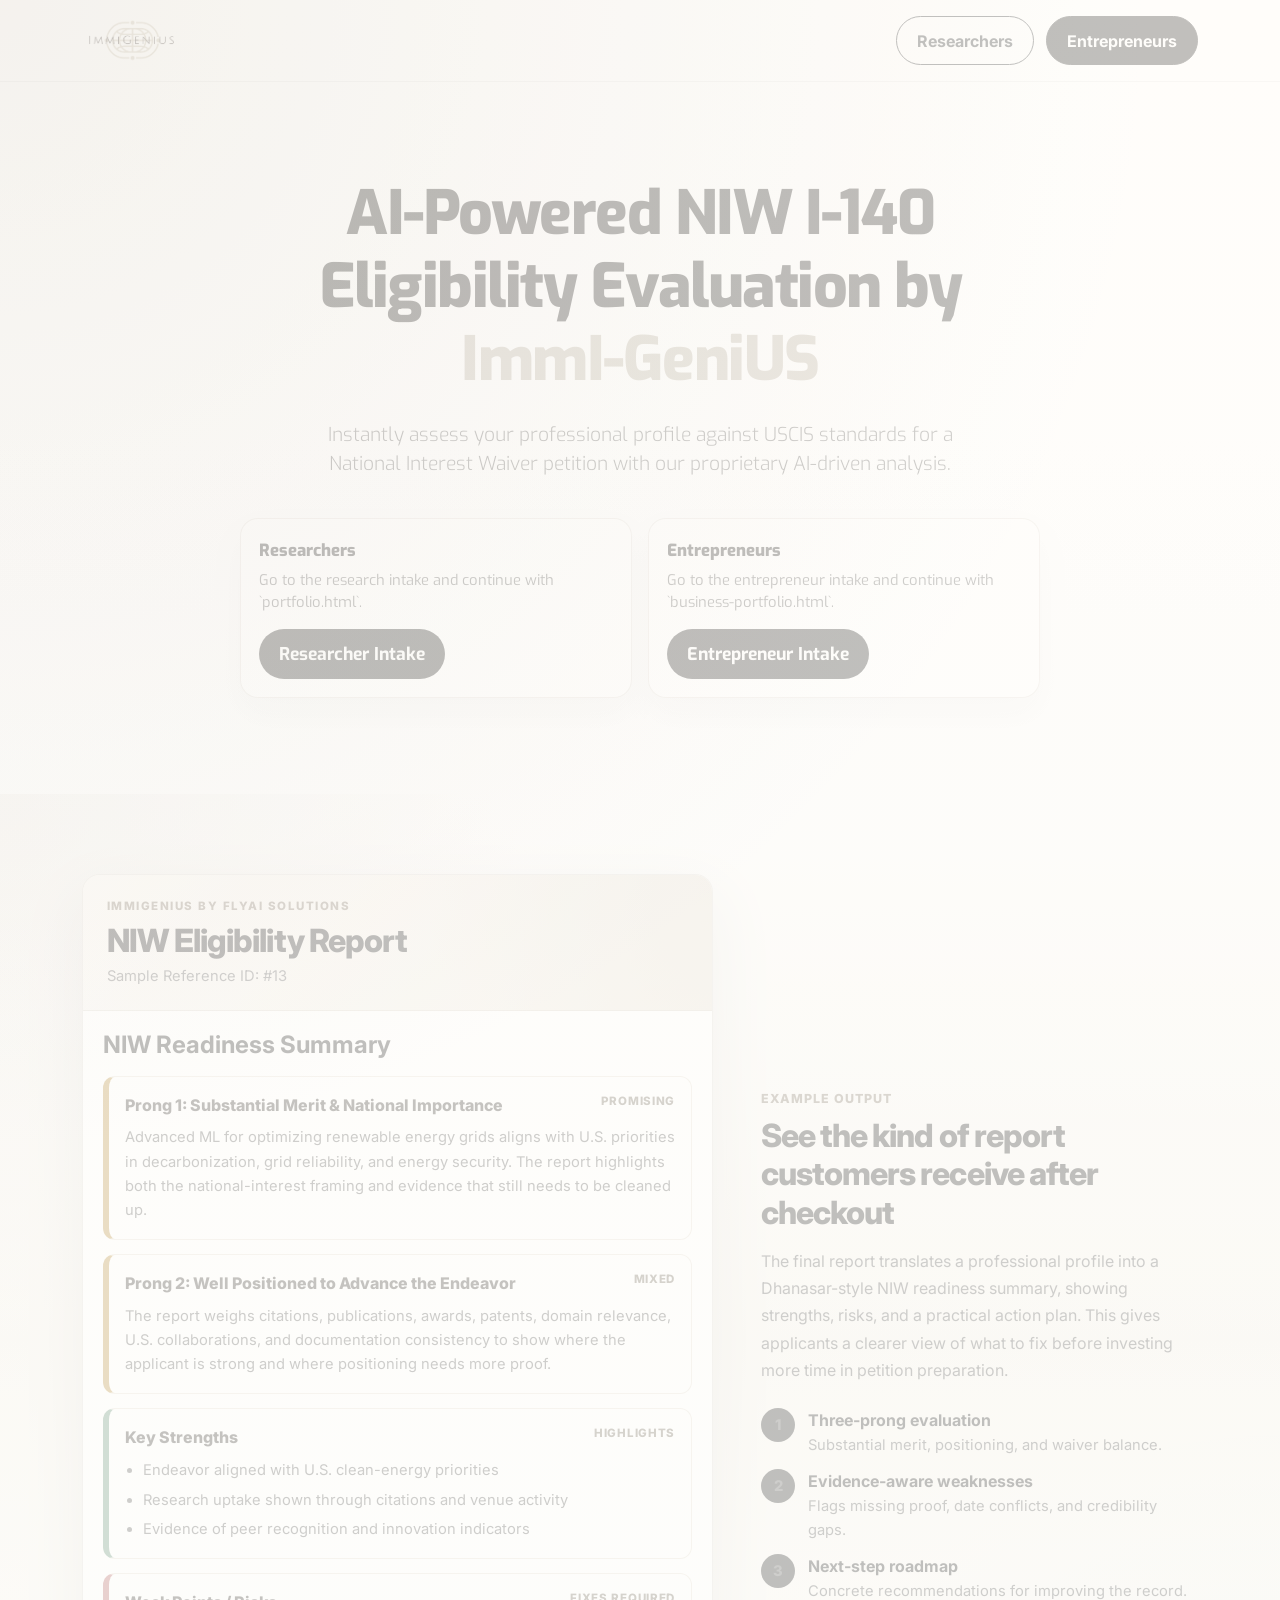
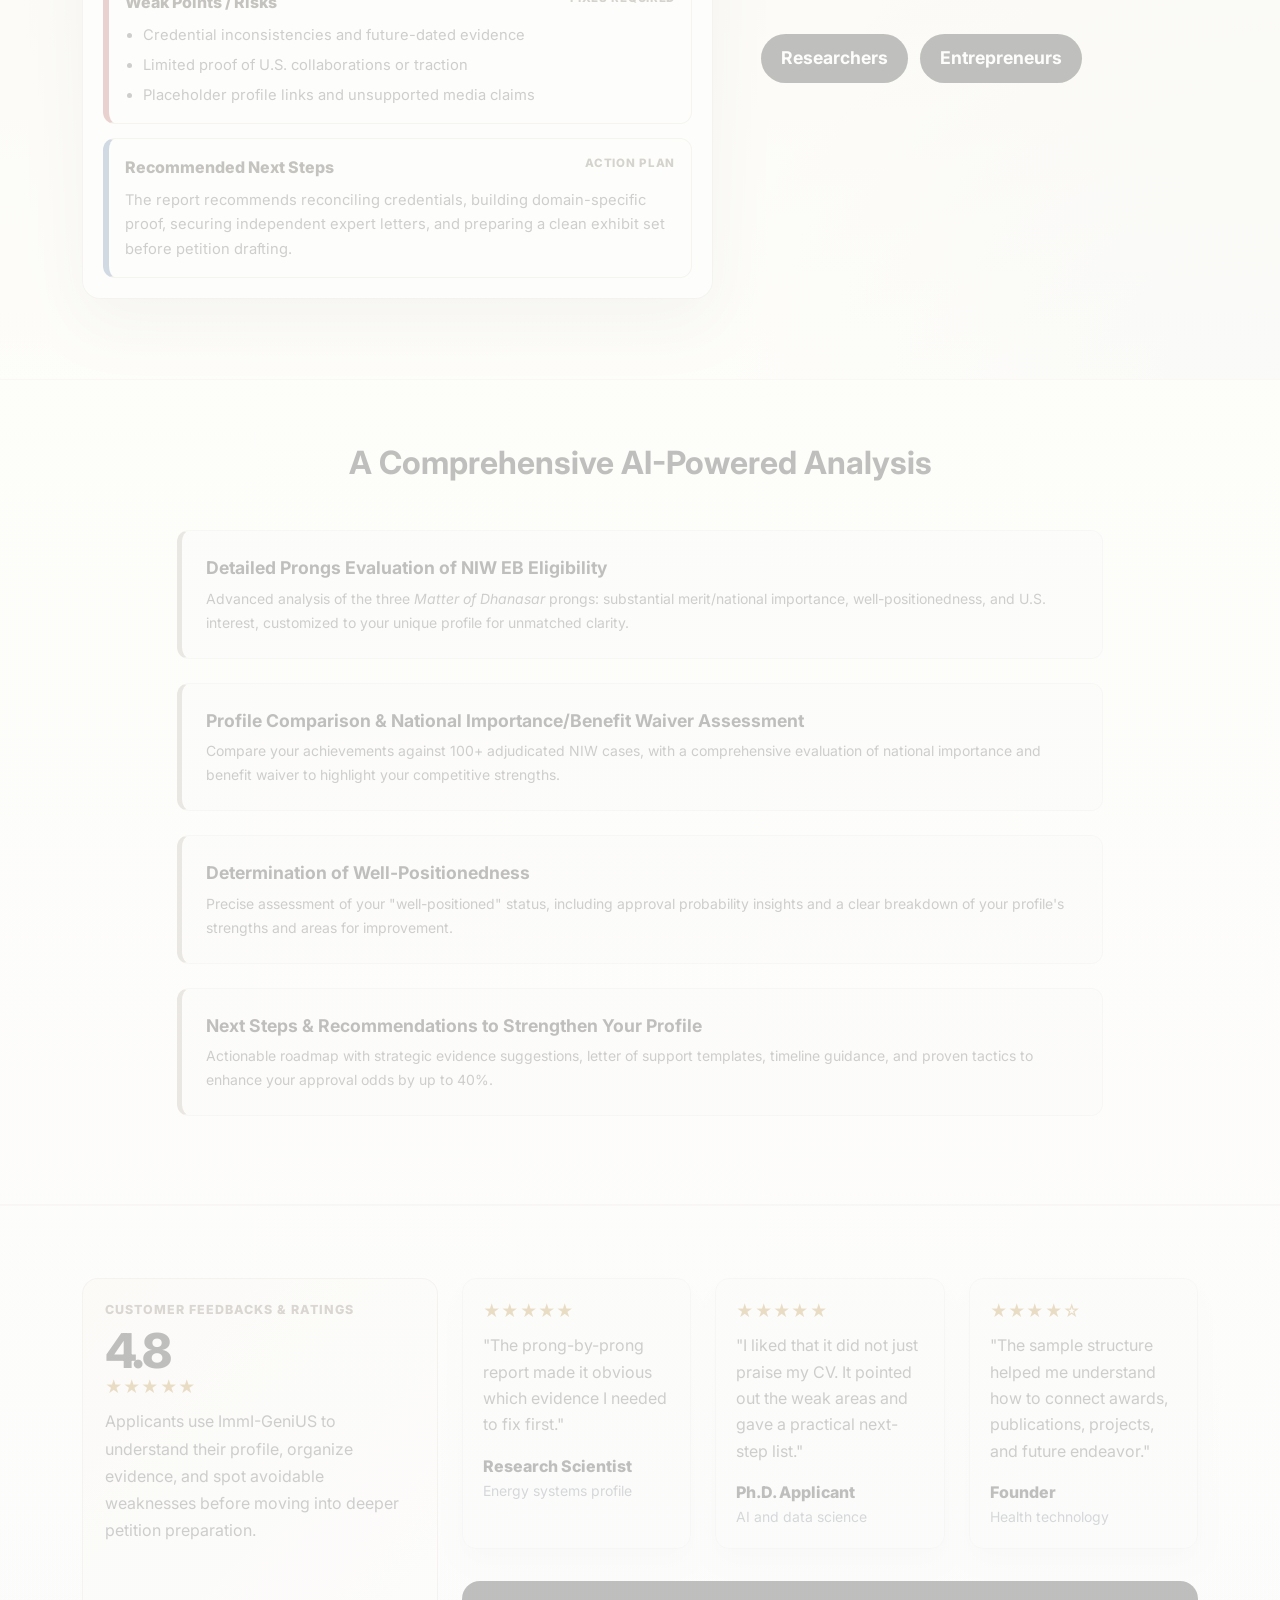
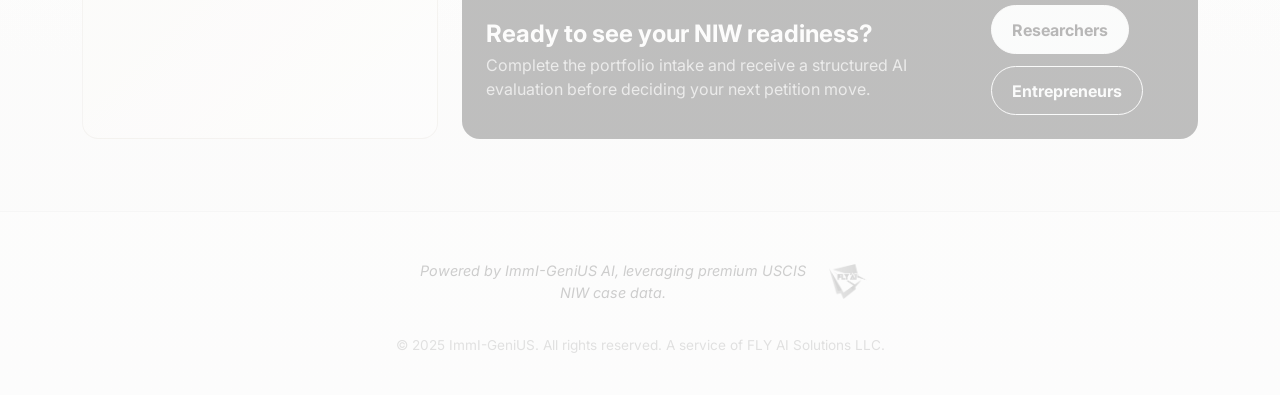
<file: index.html>
<!DOCTYPE html>
<html lang="en">
  <head>
    <meta charset="UTF-8" />
    <meta http-equiv="refresh" content="0; url=pages/landing/index.html" />
    <title>ImmI-GeniUS Frontend</title>
  </head>
  <body>
    <p>
      Redirecting to
      <a href="pages/landing/index.html">the landing page</a>.
    </p>
  </body>
</html>
</file>
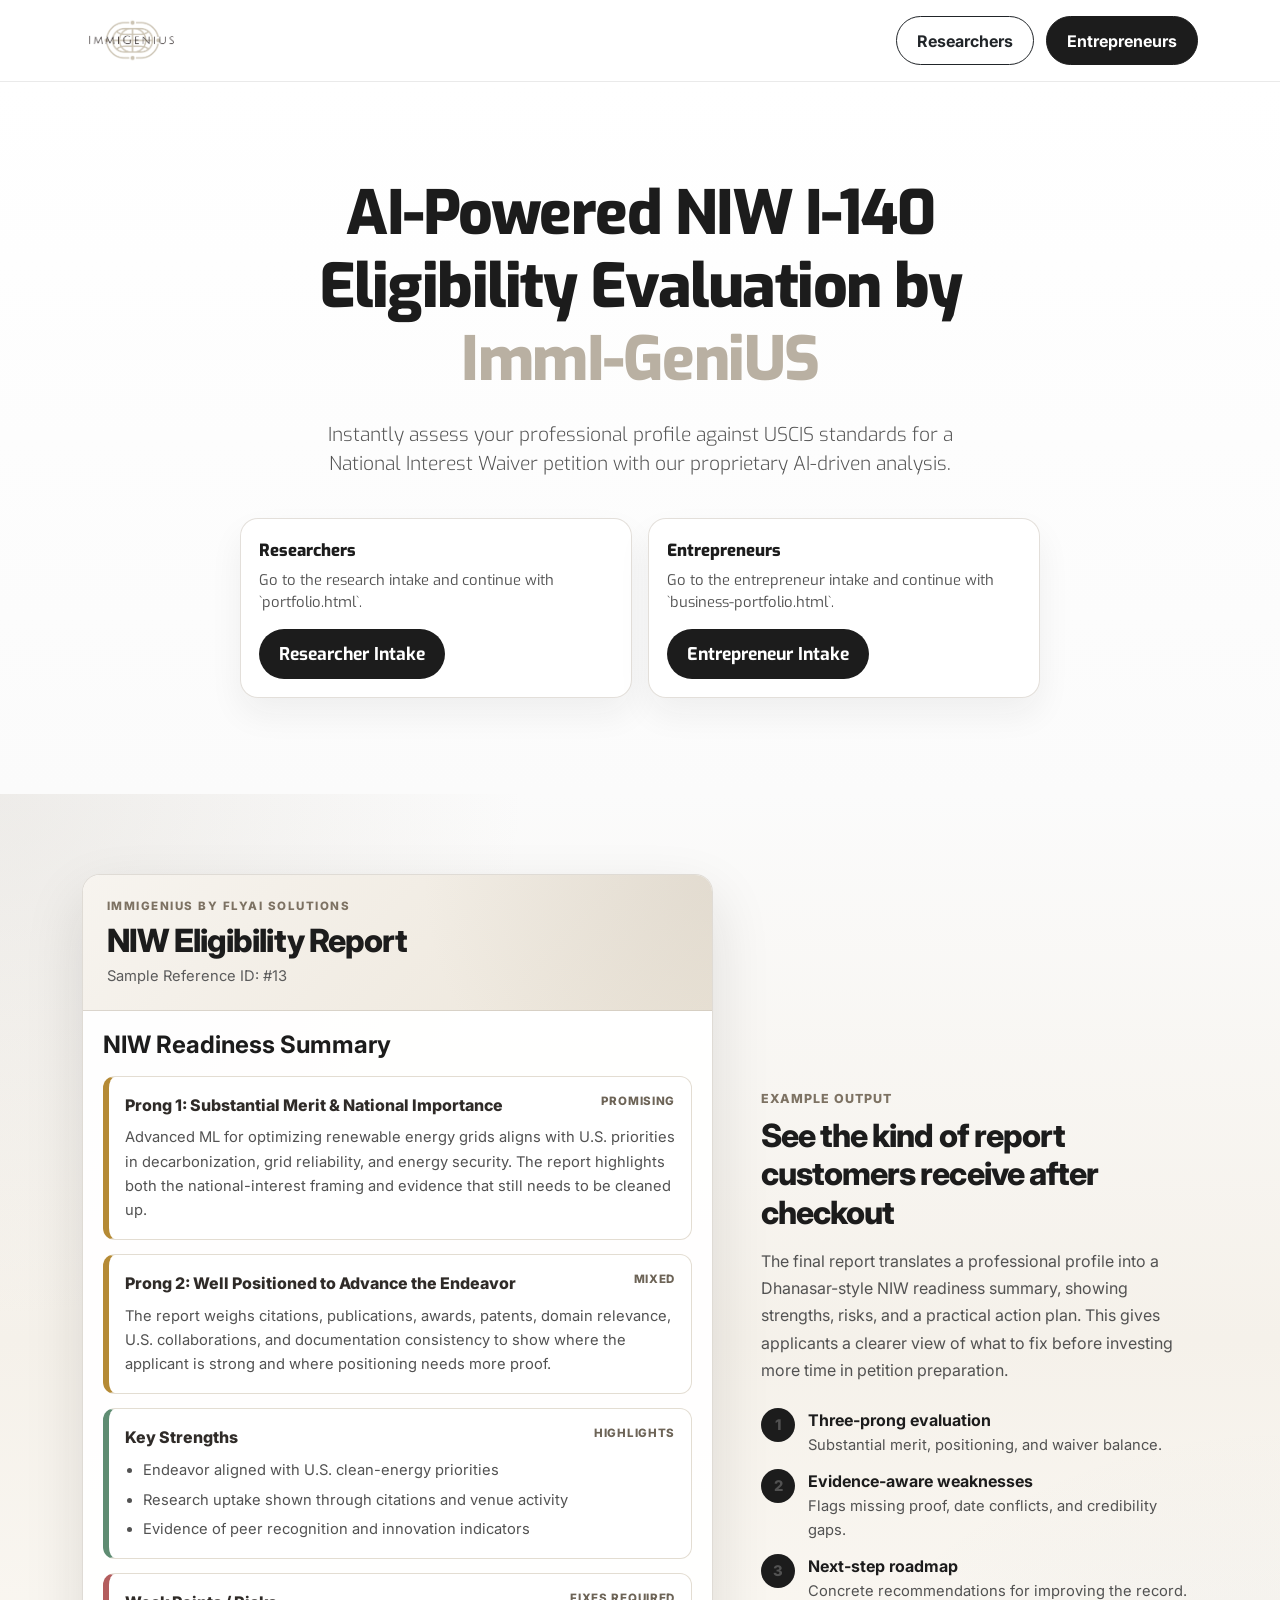
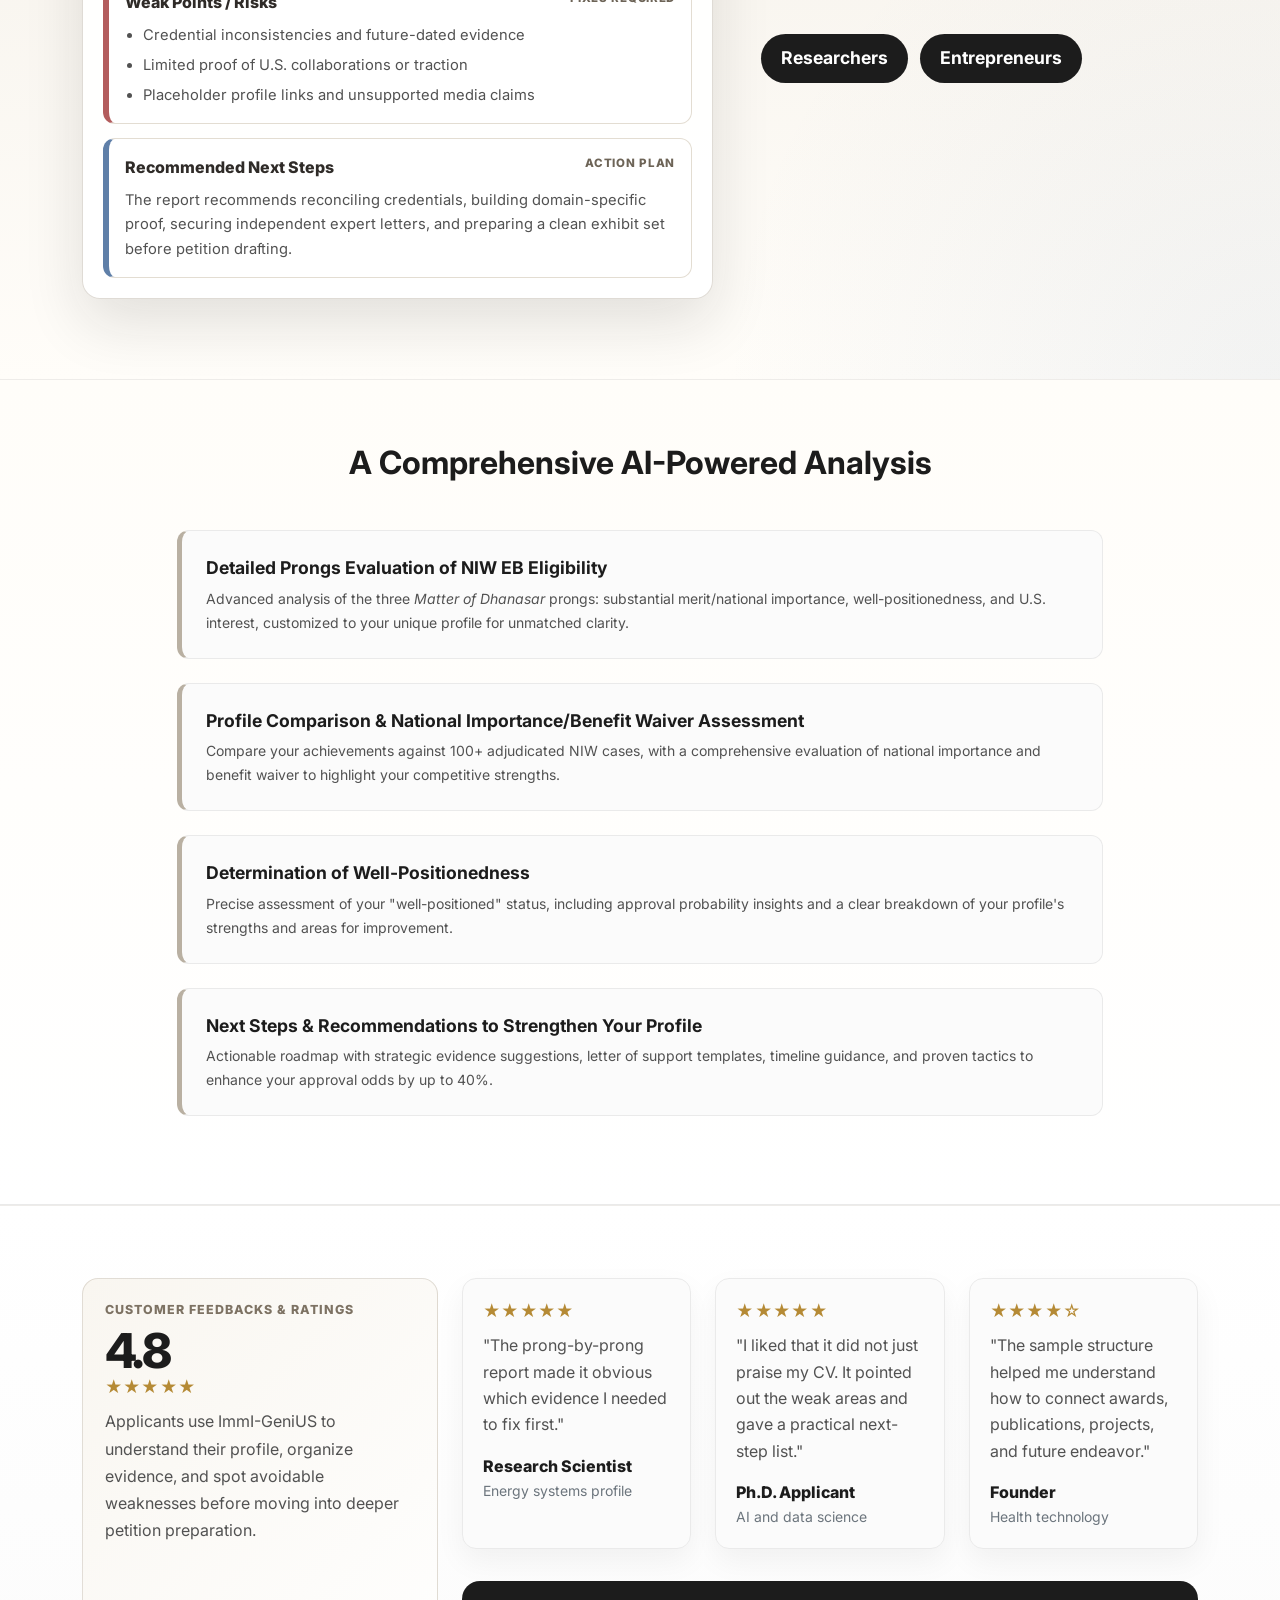
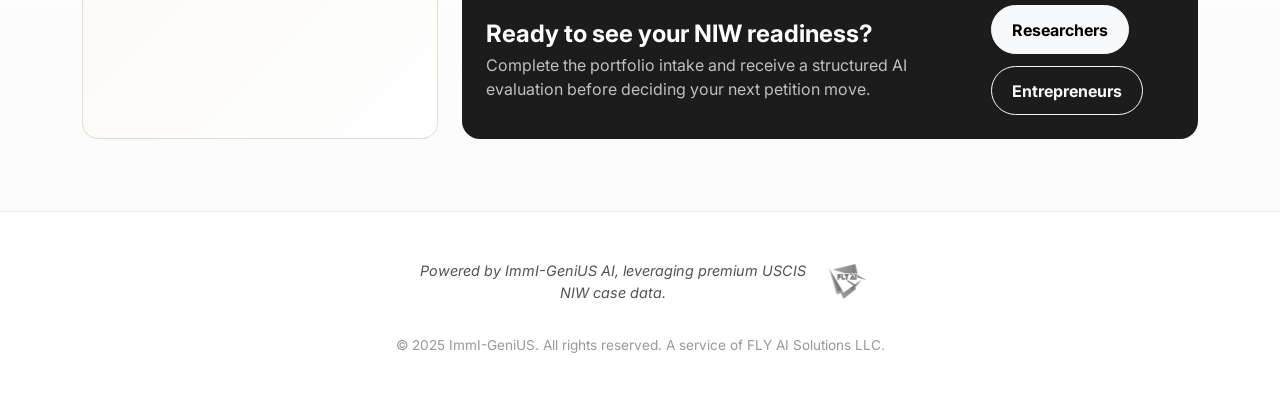
<file: pages/landing/index.html>
<!DOCTYPE html>
<html lang="en">
  <head>
    <meta charset="UTF-8" />
    <meta name="viewport" content="width=device-width, initial-scale=1.0" />
    <title>ImmI-GeniUS | AI NIW I-140 Eligibility Evaluator</title>

    <link rel="preconnect" href="https://fonts.googleapis.com" />
    <link rel="preconnect" href="https://fonts.gstatic.com" crossorigin />
    <link
      href="https://fonts.googleapis.com/css2?family=Exo:wght@400;500;600;700;800&family=Inter:wght@400;500;600;700;800&display=swap"
      rel="stylesheet"
    />

    <link
      href="https://cdn.jsdelivr.net/npm/bootstrap@5.3.0/dist/css/bootstrap.min.css"
      rel="stylesheet"
    />
    <link rel="stylesheet" href="../../assets/css/theme.css" />

    <style>
      :root {
        /* Color Palette from Immigenius Logo */
        --primary-taupe: #b9b0a2; /* Muted, sophisticated beige/taupe for accents */
        --dark-charcoal: #1c1c1c; /* Deep charcoal for text and dark elements */
        --text-secondary: #525252; /* Softer gray for paragraphs */
        --background-light: #fbfbfb; /* Very light, clean background */
        --border-color: #eaeaea; /* Subtle border color */
        --surface-warm: #f8f4ee;
        --accent-blue: #5f7fa8;
        --accent-green: #5f8c72;
        --accent-amber: #b58a35;
        --accent-red: #b35d5d;
      }

      body {
        font-family: "Inter", sans-serif;
        background-color: var(--background-light);
        color: var(--dark-charcoal);
        opacity: 0;
        animation: fadeIn 1.2s ease-in-out forwards;
      }

      @keyframes fadeIn {
        from {
          opacity: 0;
        }
        to {
          opacity: 1;
        }
      }

      /* Header */
      .header-nav {
        background-color: white;
        padding: 1rem 0;
        border-bottom: 1px solid var(--border-color);
      }

      .navbar-brand img {
        max-height: 45px; /* Adjust logo size */
      }

      .btn-header {
        background-color: var(--primary-taupe);
        color: white;
        border-radius: 8px;
        font-weight: 500;
        padding: 0.6rem 1.2rem;
        transition: background-color 0.3s ease, transform 0.2s ease;
      }

      .btn-header:hover {
        background-color: #a39a8e; /* Darker shade of taupe */
        color: white;
        transform: translateY(-2px);
      }

      /* Hero Section */
      .hero-section {
        font-family: "Exo", "Inter", sans-serif;
        padding: 6rem 1rem;
        text-align: center;
        background: linear-gradient(180deg, #ffffff 0%, #fbfbfb 100%);
      }

      .hero-content {
        max-width: 800px;
        margin: auto;
      }

      .ai-name {
        color: var(--primary-taupe);
        font-weight: 800;
      }

      .hero-content h1 {
        font-weight: 800;
        font-size: clamp(2.5rem, 5vw, 3.8rem);
        color: var(--dark-charcoal);
        margin-bottom: 1.5rem;
        letter-spacing: -1.5px;
      }

      .hero-content p.lead {
        font-size: 1.2rem;
        color: var(--text-secondary);
        max-width: 650px;
        margin: 0 auto 2.5rem;
      }

      .btn-hero {
        background-color: var(--dark-charcoal);
        color: white;
        border: none;
        border-radius: 8px;
        font-size: 1.1rem;
        font-weight: 600;
        padding: 0.9rem 2.5rem;
        transition: background-color 0.3s ease, transform 0.2s ease,
          box-shadow 0.3s ease;
      }

      .btn-hero:hover {
        background-color: #333;
        transform: translateY(-3px);
        box-shadow: 0 10px 20px rgba(0, 0, 0, 0.1);
      }

      /* Features Section */
      .features-section {
        padding: 4rem 1rem;
        background: linear-gradient(180deg, #fffdf9 0%, #ffffff 100%);
        border-top: 1px solid rgba(185, 176, 162, 0.24);
        border-bottom: 1px solid var(--border-color);
      }

      .features-section h2 {
        font-weight: 700;
        text-align: center;
        margin-bottom: 3rem;
      }

      .feature-item {
        background-color: var(--background-light);
        padding: 1.5rem;
        border-radius: 12px;
        border: 1px solid var(--border-color);
        border-left: 5px solid var(--primary-taupe);
        margin-bottom: 1.5rem;
        transition: transform 0.2s ease, box-shadow 0.2s ease;
      }
      .feature-item:hover {
        transform: translateY(-5px);
        box-shadow: 0 15px 30px rgba(0, 0, 0, 0.05);
      }

      .feature-item strong {
        color: var(--dark-charcoal);
        font-size: 1.1rem;
      }
      .feature-item small {
        color: var(--text-secondary);
      }

      .demo-report-section {
        padding: 5rem 1rem;
        background:
          radial-gradient(circle at top left, rgba(185, 176, 162, 0.2), transparent 30%),
          radial-gradient(circle at bottom right, rgba(95, 127, 168, 0.08), transparent 32%),
          linear-gradient(180deg, #fbfbfb 0%, #f5f1ea 46%, #fffdf9 100%);
      }

      .section-kicker {
        color: #7d7263;
        font-weight: 800;
        text-transform: uppercase;
        letter-spacing: 0.08em;
        font-size: 0.78rem;
      }

      .section-title {
        font-weight: 800;
        letter-spacing: -0.03em;
        color: var(--dark-charcoal);
      }

      .section-copy {
        color: var(--text-secondary);
        line-height: 1.7;
      }

      .report-preview-shell {
        border: 1px solid rgba(185, 176, 162, 0.45);
        border-radius: 18px;
        background: rgba(255, 255, 255, 0.92);
        box-shadow: 0 24px 60px rgba(28, 28, 28, 0.12);
        overflow: hidden;
      }

      .report-preview-header {
        position: relative;
        padding: 1.4rem 1.5rem;
        background: linear-gradient(135deg, #f7f4ef 0%, #ece5d9 100%);
        border-bottom: 1px solid rgba(185, 176, 162, 0.45);
      }

      .report-preview-header::before {
        content: "";
        position: absolute;
        inset: 0;
        background: radial-gradient(circle at top right, rgba(185, 176, 162, 0.22), transparent 45%);
      }

      .report-preview-eyebrow,
      .report-preview-title,
      .report-preview-meta {
        position: relative;
        z-index: 1;
      }

      .report-preview-eyebrow {
        color: #7d7263;
        font-size: 0.72rem;
        font-weight: 800;
        letter-spacing: 0.13em;
        text-transform: uppercase;
      }

      .report-preview-title {
        margin: 0.45rem 0 0.3rem;
        font-size: clamp(1.5rem, 3vw, 2rem);
        font-weight: 800;
        letter-spacing: -0.03em;
      }

      .report-preview-meta {
        color: #5b5b5b;
        font-size: 0.92rem;
      }

      .report-preview-body {
        padding: 1.25rem;
      }

      .preview-pathway {
        border: 1px solid #e3ddd2;
        border-left: 6px solid #7d7263;
        border-radius: 12px;
        padding: 1rem;
        margin-bottom: 0.9rem;
        background: #ffffff;
      }

      .preview-pathway:last-child {
        margin-bottom: 0;
      }

      .preview-pathway-head {
        display: flex;
        justify-content: space-between;
        gap: 1rem;
        align-items: flex-start;
        margin-bottom: 0.55rem;
      }

      .preview-pathway-label {
        font-weight: 800;
        color: #2f2b28;
      }

      .preview-pathway-status {
        color: #6d6457;
        font-size: 0.72rem;
        font-weight: 800;
        text-transform: uppercase;
        letter-spacing: 0.06em;
        white-space: nowrap;
      }

      .preview-pathway p,
      .preview-pathway ul {
        color: var(--text-secondary);
        margin-bottom: 0;
        font-size: 0.92rem;
        line-height: 1.65;
      }

      .preview-pathway ul {
        padding-left: 1.1rem;
      }

      .preview-pathway li + li {
        margin-top: 0.35rem;
      }

      .preview-amber {
        border-left-color: var(--accent-amber);
      }

      .preview-green {
        border-left-color: var(--accent-green);
      }

      .preview-red {
        border-left-color: var(--accent-red);
      }

      .preview-blue {
        border-left-color: var(--accent-blue);
      }

      .report-proof-list {
        display: grid;
        gap: 0.8rem;
        margin: 1.5rem 0 2rem;
      }

      .report-proof-item {
        display: flex;
        gap: 0.8rem;
        align-items: flex-start;
      }

      .report-proof-icon {
        width: 34px;
        height: 34px;
        border-radius: 50%;
        display: inline-flex;
        align-items: center;
        justify-content: center;
        flex: 0 0 34px;
        background: var(--dark-charcoal);
        color: #fff;
        font-size: 0.82rem;
        font-weight: 800;
      }

      .report-proof-item strong {
        display: block;
        color: var(--dark-charcoal);
      }

      .report-proof-item span {
        color: var(--text-secondary);
        font-size: 0.92rem;
      }

      .feedback-section {
        padding: 4.5rem 1rem;
        background: linear-gradient(180deg, #ffffff 0%, #fbfbfb 100%);
        border-top: 1px solid rgba(185, 176, 162, 0.2);
        border-bottom: 1px solid var(--border-color);
      }

      .rating-summary {
        border: 1px solid rgba(185, 176, 162, 0.42);
        border-radius: 16px;
        background: linear-gradient(135deg, #f9f6f0, #ffffff);
        padding: 1.35rem;
        height: 100%;
      }

      .rating-number {
        font-size: 3rem;
        line-height: 1;
        font-weight: 800;
        letter-spacing: -0.05em;
        color: var(--dark-charcoal);
      }

      .stars {
        color: #b58a35;
        letter-spacing: 0.08em;
        font-size: 1.05rem;
      }

      .feedback-card {
        height: 100%;
        border: 1px solid var(--border-color);
        border-radius: 14px;
        padding: 1.25rem;
        background: var(--background-light);
        box-shadow: 0 12px 30px rgba(28, 28, 28, 0.05);
      }

      .feedback-card p {
        color: var(--text-secondary);
        line-height: 1.65;
      }

      .feedback-name {
        color: var(--dark-charcoal);
        font-weight: 800;
      }

      .landing-cta-band {
        margin-top: 2rem;
        border-radius: 18px;
        padding: 1.5rem;
        background: var(--dark-charcoal);
        color: #ffffff;
      }

      .landing-cta-band p {
        color: rgba(255, 255, 255, 0.72);
      }

      .pathway-chooser {
        display: grid;
        grid-template-columns: repeat(2, minmax(0, 1fr));
        gap: 1rem;
        margin-top: 1.5rem;
      }

      .pathway-card {
        text-align: left;
        border: 1px solid rgba(185, 176, 162, 0.4);
        border-radius: 18px;
        padding: 1.15rem;
        background: rgba(255, 255, 255, 0.88);
        color: var(--dark-charcoal);
        box-shadow: 0 16px 34px rgba(28, 28, 28, 0.06);
      }

      .pathway-card-title {
        display: block;
        margin-bottom: 0.35rem;
        font-size: 1.05rem;
        font-weight: 800;
      }

      .pathway-card-copy {
        display: block;
        color: var(--text-secondary);
        font-size: 0.92rem;
        line-height: 1.55;
        margin-bottom: 0.95rem;
      }

      .pathway-button-row {
        display: flex;
        gap: 0.75rem;
        flex-wrap: wrap;
      }

      .pathway-button {
        border-radius: 999px;
        font-weight: 700;
        padding: 0.72rem 1.25rem;
      }

      .pathway-button-entrepreneur {
        background: var(--dark-charcoal);
        border-color: var(--dark-charcoal);
        color: #ffffff;
      }

      .pathway-button-entrepreneur:hover {
        background: #333333;
        border-color: #333333;
        color: #ffffff;
      }

      @media (max-width: 768px) {
        .hero-section {
          padding: 4rem 1rem;
        }

        .preview-pathway-head {
          flex-direction: column;
          gap: 0.3rem;
        }

        .preview-pathway-status {
          white-space: normal;
        }

        .pathway-chooser {
          grid-template-columns: 1fr;
        }
      }

      /* Footer */
      footer {
        text-align: center;
        padding: 3rem 1rem;
        background: #fff;
      }

      .powered-by-container {
        display: flex;
        justify-content: center;
        align-items: center;
        gap: 1rem;
        flex-wrap: wrap;
      }

      .powered-by-text {
        color: var(--text-secondary);
        font-style: italic;
        margin: 0;
        font-size: 0.9rem;
        max-width: 400px;
      }

      .powered-by-logo {
        max-height: 35px;
        opacity: 0.8;
      }

      .footer-copyright {
        margin-top: 2rem;
        color: #999;
        font-size: 0.85rem;
      }
    </style>
  </head>
  <!-- Google tag (gtag.js) -->
<script async src="https://www.googletagmanager.com/gtag/js?id=G-R65K06V97N"></script>
<script>
  window.dataLayer = window.dataLayer || [];
  function gtag(){dataLayer.push(arguments);}
  gtag('js', new Date());

  gtag('config', 'G-R65K06V97N');
</script>
  <body>
    <header class="header-nav">
      <div class="container d-flex justify-content-between align-items-center">
        <a class="navbar-brand" href="#">
          <img src="../../assets/images/immigenius-logo.png" alt="ImmI-GeniUS Logo" />
        </a>
        <div class="pathway-button-row">
          <a href="../intake/portfolio.html" class="btn btn-outline-dark pathway-button">Researchers</a>
          <a href="../intake/business-portfolio.html" class="btn pathway-button pathway-button-entrepreneur">Entrepreneurs</a>
        </div>
      </div>
    </header>

    <main>
      <section class="hero-section">
        <div class="hero-content">
          <h1>
            AI-Powered NIW I-140 Eligibility Evaluation by
            <span class="ai-name">ImmI-GeniUS</span>
          </h1>
          <p class="lead">
            Instantly assess your professional profile against USCIS standards
            for a National Interest Waiver petition with our proprietary
            AI-driven analysis.
          </p>
          <div class="pathway-chooser">
            <div class="pathway-card">
              <span class="pathway-card-title">Researchers</span>
              <span class="pathway-card-copy">
                Go to the research intake and continue with `portfolio.html`.
              </span>
              <a href="../intake/portfolio.html" class="btn btn-hero pathway-button">
                Researcher Intake
              </a>
            </div>
            <div class="pathway-card">
              <span class="pathway-card-title">Entrepreneurs</span>
              <span class="pathway-card-copy">
                Go to the entrepreneur intake and continue with `business-portfolio.html`.
              </span>
              <a href="../intake/business-portfolio.html" class="btn btn-hero pathway-button">
                Entrepreneur Intake
              </a>
            </div>
          </div>
        </div>
      </section>

      <section class="demo-report-section">
        <div class="container">
          <div class="row align-items-center g-5">
            <div class="col-lg-7">
              <div class="report-preview-shell">
                <div class="report-preview-header">
                  <div class="report-preview-eyebrow">
                    Immigenius by FlyAI Solutions
                  </div>
                  <h3 class="report-preview-title">NIW Eligibility Report</h3>
                  <div class="report-preview-meta">
                    Sample Reference ID: #13
                  </div>
                </div>
                <div class="report-preview-body">
                  <h4 class="mb-3 fw-bold">NIW Readiness Summary</h4>
                  <article class="preview-pathway preview-amber">
                    <div class="preview-pathway-head">
                      <div class="preview-pathway-label">
                        Prong 1: Substantial Merit & National Importance
                      </div>
                      <div class="preview-pathway-status">Promising</div>
                    </div>
                    <p>
                      Advanced ML for optimizing renewable energy grids aligns
                      with U.S. priorities in decarbonization, grid reliability,
                      and energy security. The report highlights both the
                      national-interest framing and evidence that still needs to
                      be cleaned up.
                    </p>
                  </article>
                  <article class="preview-pathway preview-amber">
                    <div class="preview-pathway-head">
                      <div class="preview-pathway-label">
                        Prong 2: Well Positioned to Advance the Endeavor
                      </div>
                      <div class="preview-pathway-status">Mixed</div>
                    </div>
                    <p>
                      The report weighs citations, publications, awards, patents,
                      domain relevance, U.S. collaborations, and documentation
                      consistency to show where the applicant is strong and where
                      positioning needs more proof.
                    </p>
                  </article>
                  <article class="preview-pathway preview-green">
                    <div class="preview-pathway-head">
                      <div class="preview-pathway-label">Key Strengths</div>
                      <div class="preview-pathway-status">Highlights</div>
                    </div>
                    <ul>
                      <li>Endeavor aligned with U.S. clean-energy priorities</li>
                      <li>Research uptake shown through citations and venue activity</li>
                      <li>Evidence of peer recognition and innovation indicators</li>
                    </ul>
                  </article>
                  <article class="preview-pathway preview-red">
                    <div class="preview-pathway-head">
                      <div class="preview-pathway-label">Weak Points / Risks</div>
                      <div class="preview-pathway-status">Fixes Required</div>
                    </div>
                    <ul>
                      <li>Credential inconsistencies and future-dated evidence</li>
                      <li>Limited proof of U.S. collaborations or traction</li>
                      <li>Placeholder profile links and unsupported media claims</li>
                    </ul>
                  </article>
                  <article class="preview-pathway preview-blue">
                    <div class="preview-pathway-head">
                      <div class="preview-pathway-label">Recommended Next Steps</div>
                      <div class="preview-pathway-status">Action Plan</div>
                    </div>
                    <p>
                      The report recommends reconciling credentials, building
                      domain-specific proof, securing independent expert letters,
                      and preparing a clean exhibit set before petition drafting.
                    </p>
                  </article>
                </div>
              </div>
            </div>
            <div class="col-lg-5">
              <div class="section-kicker mb-2">Example Output</div>
              <h2 class="section-title mb-3">
                See the kind of report customers receive after checkout
              </h2>
              <p class="section-copy mb-0">
                The final report translates a professional profile into a
                Dhanasar-style NIW readiness summary, showing strengths, risks,
                and a practical action plan. This gives applicants a clearer
                view of what to fix before investing more time in petition
                preparation.
              </p>
              <div class="report-proof-list">
                <div class="report-proof-item">
                  <span class="report-proof-icon">1</span>
                  <div>
                    <strong>Three-prong evaluation</strong>
                    <span>Substantial merit, positioning, and waiver balance.</span>
                  </div>
                </div>
                <div class="report-proof-item">
                  <span class="report-proof-icon">2</span>
                  <div>
                    <strong>Evidence-aware weaknesses</strong>
                    <span>Flags missing proof, date conflicts, and credibility gaps.</span>
                  </div>
                </div>
                <div class="report-proof-item">
                  <span class="report-proof-icon">3</span>
                  <div>
                    <strong>Next-step roadmap</strong>
                    <span>Concrete recommendations for improving the record.</span>
                  </div>
                </div>
              </div>
              <div class="pathway-button-row">
                <a href="../intake/portfolio.html" class="btn btn-hero pathway-button">
                  Researchers
                </a>
                <a href="../intake/business-portfolio.html" class="btn btn-hero pathway-button">
                  Entrepreneurs
                </a>
              </div>
            </div>
          </div>
        </div>
      </section>

      <section class="features-section">
        <div class="container">
          <h2>A Comprehensive AI-Powered Analysis</h2>
          <div class="row justify-content-center">
            <div class="col-lg-10">
              <div class="feature-item">
                <strong class="d-block mb-1"
                  >Detailed Prongs Evaluation of NIW EB Eligibility</strong
                >
                <small
                  >Advanced analysis of the three
                  <em>Matter of Dhanasar</em> prongs: substantial merit/national
                  importance, well-positionedness, and U.S. interest, customized
                  to your unique profile for unmatched clarity.</small
                >
              </div>
              <div class="feature-item">
                <strong class="d-block mb-1"
                  >Profile Comparison & National Importance/Benefit Waiver
                  Assessment</strong
                >
                <small
                  >Compare your achievements against 100+ adjudicated NIW cases,
                  with a comprehensive evaluation of national importance and
                  benefit waiver to highlight your competitive strengths.</small
                >
              </div>
              <div class="feature-item">
                <strong class="d-block mb-1"
                  >Determination of Well-Positionedness</strong
                >
                <small
                  >Precise assessment of your "well-positioned" status,
                  including approval probability insights and a clear breakdown
                  of your profile's strengths and areas for improvement.</small
                >
              </div>
              <div class="feature-item">
                <strong class="d-block mb-1"
                  >Next Steps & Recommendations to Strengthen Your
                  Profile</strong
                >
                <small
                  >Actionable roadmap with strategic evidence suggestions,
                  letter of support templates, timeline guidance, and proven
                  tactics to enhance your approval odds by up to 40%.</small
                >
              </div>
            </div>
          </div>
        </div>
      </section>

      <section class="feedback-section">
        <div class="container">
          <div class="row align-items-stretch g-4">
            <div class="col-lg-4">
              <div class="rating-summary">
                <div class="section-kicker mb-2">Customer Feedbacks & Ratings</div>
                <div class="rating-number">4.8</div>
                <div class="stars mb-2">&#9733;&#9733;&#9733;&#9733;&#9733;</div>
                <p class="section-copy mb-0">
                  Applicants use ImmI-GeniUS to understand their profile,
                  organize evidence, and spot avoidable weaknesses before moving
                  into deeper petition preparation.
                </p>
              </div>
            </div>
            <div class="col-lg-8">
              <div class="row g-4">
                <div class="col-md-4">
                  <div class="feedback-card">
                    <div class="stars mb-2">&#9733;&#9733;&#9733;&#9733;&#9733;</div>
                    <p>
                      "The prong-by-prong report made it obvious which evidence
                      I needed to fix first."
                    </p>
                    <div class="feedback-name">Research Scientist</div>
                    <small class="text-secondary">Energy systems profile</small>
                  </div>
                </div>
                <div class="col-md-4">
                  <div class="feedback-card">
                    <div class="stars mb-2">&#9733;&#9733;&#9733;&#9733;&#9733;</div>
                    <p>
                      "I liked that it did not just praise my CV. It pointed out
                      the weak areas and gave a practical next-step list."
                    </p>
                    <div class="feedback-name">Ph.D. Applicant</div>
                    <small class="text-secondary">AI and data science</small>
                  </div>
                </div>
                <div class="col-md-4">
                  <div class="feedback-card">
                    <div class="stars mb-2">&#9733;&#9733;&#9733;&#9733;&#9734;</div>
                    <p>
                      "The sample structure helped me understand how to connect
                      awards, publications, projects, and future endeavor."
                    </p>
                    <div class="feedback-name">Founder</div>
                    <small class="text-secondary">Health technology</small>
                  </div>
                </div>
              </div>
              <div class="landing-cta-band d-flex flex-column flex-md-row align-items-md-center justify-content-between gap-3">
                <div>
                  <h3 class="h4 fw-bold mb-1">Ready to see your NIW readiness?</h3>
                  <p class="mb-0">
                    Complete the portfolio intake and receive a structured AI
                    evaluation before deciding your next petition move.
                  </p>
                </div>
                <div class="pathway-button-row">
                  <a href="../intake/portfolio.html" class="btn btn-light fw-bold pathway-button">
                    Researchers
                  </a>
                  <a href="../intake/business-portfolio.html" class="btn btn-outline-light fw-bold pathway-button">
                    Entrepreneurs
                  </a>
                </div>
              </div>
            </div>
          </div>
        </div>
      </section>
    </main>

    <footer>
      <div class="container">
        <div class="powered-by-container">
          <p class="powered-by-text">
            <em
              >Powered by ImmI-GeniUS AI, leveraging premium USCIS NIW case
              data.</em
            >
          </p>
          <img
            src="../../assets/images/flyai-logo.png"
            alt="FLY AI Solutions LLC Logo"
            class="powered-by-logo"
          />
        </div>
        <p class="footer-copyright">
          &copy; 2025 ImmI-GeniUS. All rights reserved. A service of FLY AI
          Solutions LLC.
        </p>
      </div>
    </footer>
  </body>
</html>
</file>
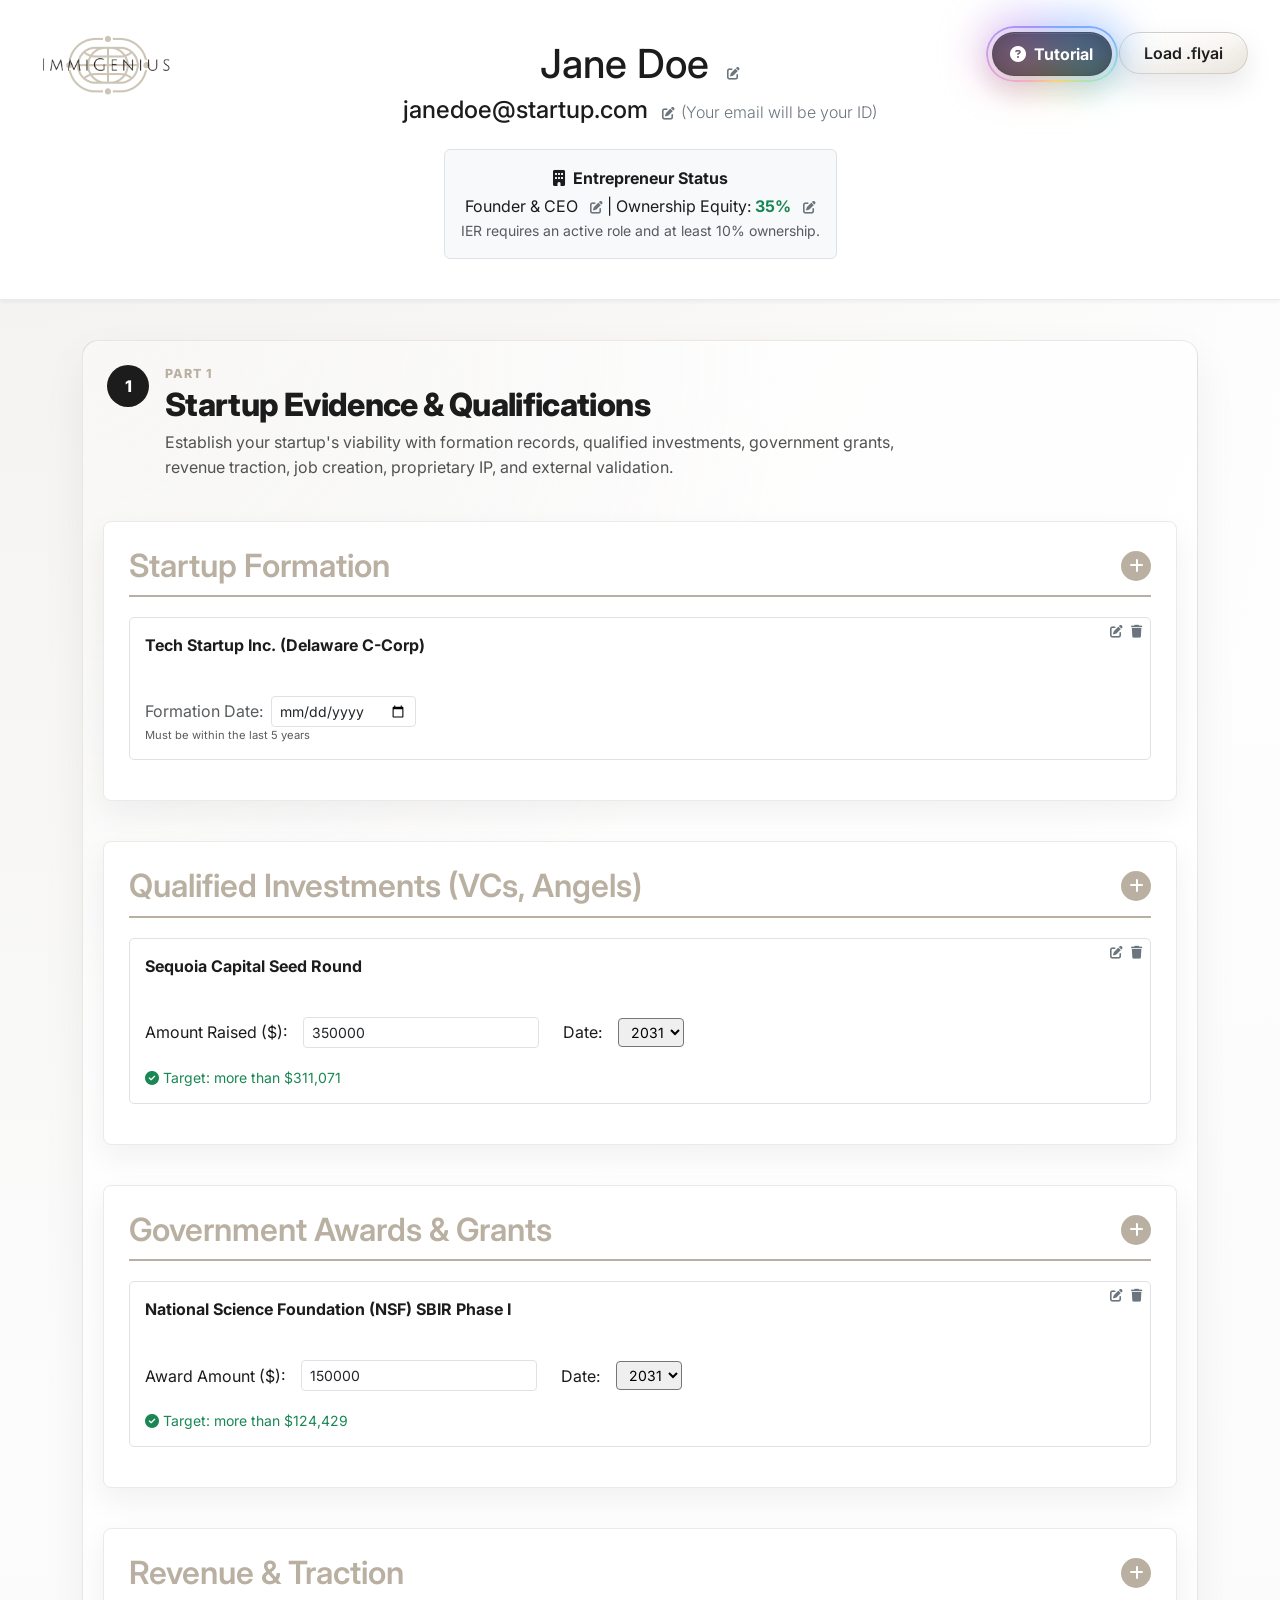
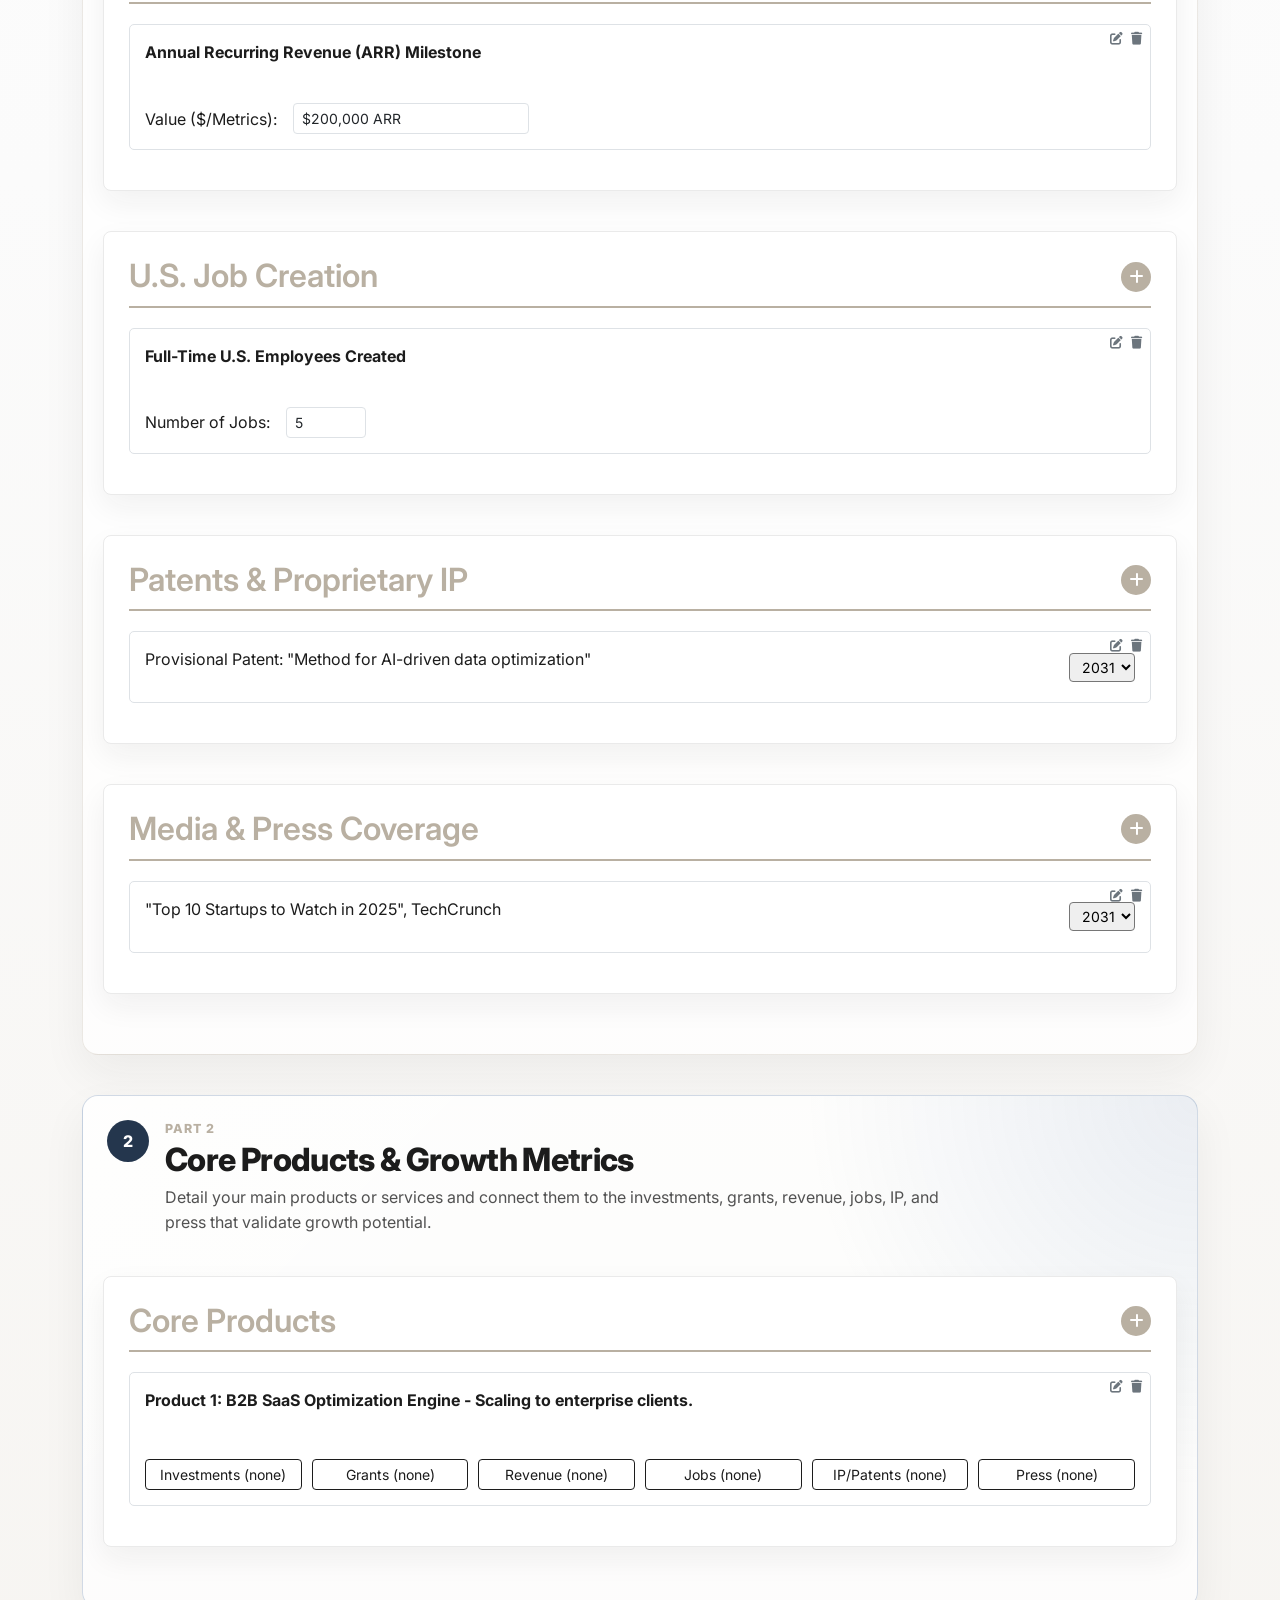
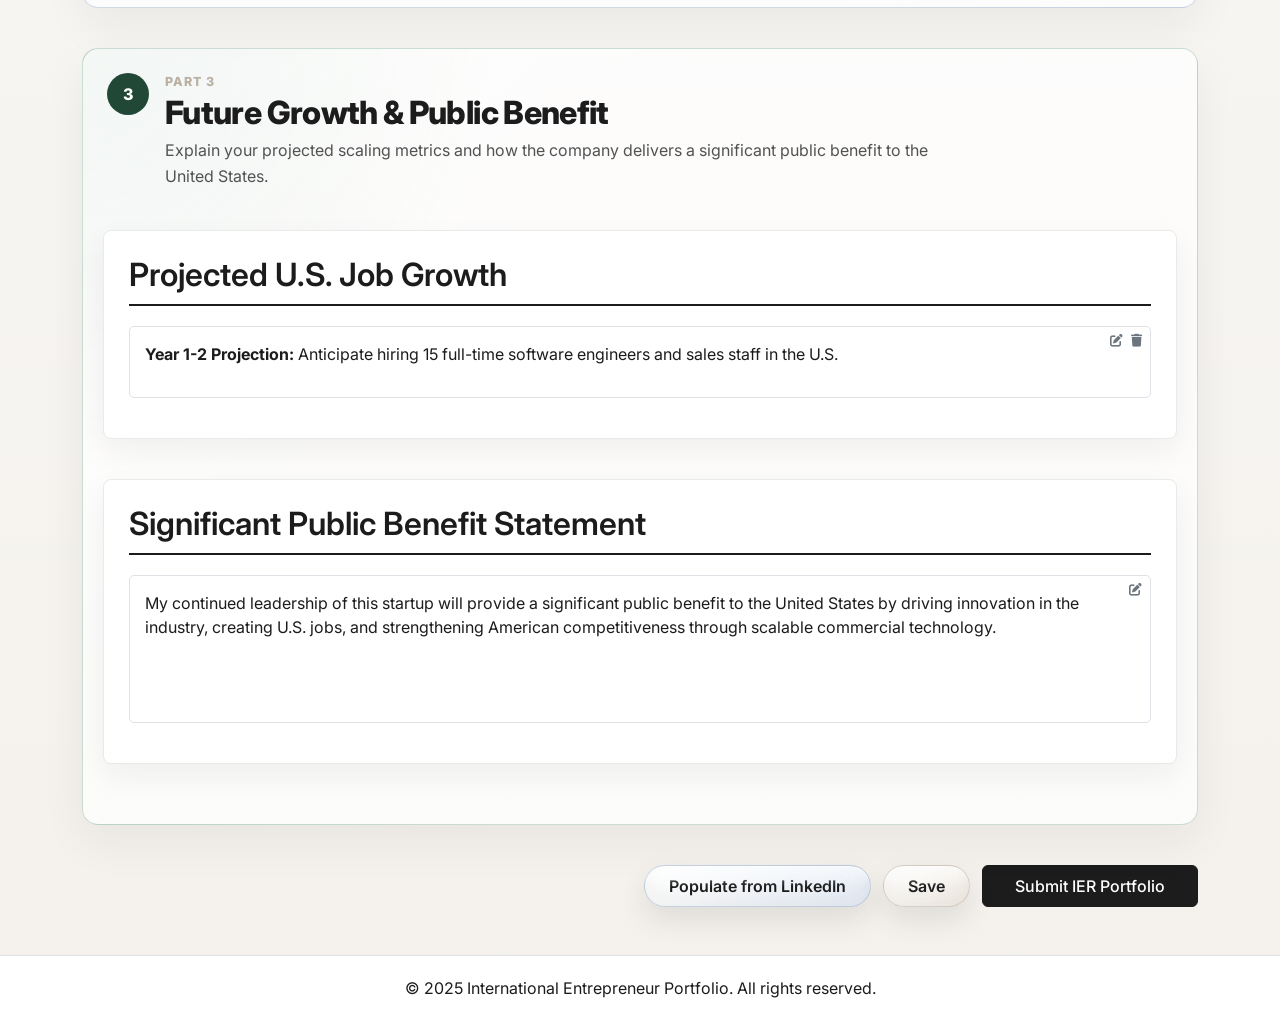
<file: pages/intake/business-portfolio.html>
<!DOCTYPE html>
<html lang="en">
  <head>
    <meta charset="UTF-8" />
    <meta name="viewport" content="width=device-width, initial-scale=1.0" />
    <title>International Entrepreneur Portfolio</title>
    <link
      href="https://cdn.jsdelivr.net/npm/bootstrap@5.3.0/dist/css/bootstrap.min.css"
      rel="stylesheet"
    />
    <link
      href="https://cdnjs.cloudflare.com/ajax/libs/font-awesome/6.4.0/css/all.min.css"
      rel="stylesheet"
    />
    <link rel="preconnect" href="https://fonts.googleapis.com" />
    <link rel="preconnect" href="https://fonts.gstatic.com" crossorigin />
    <link
      href="https://fonts.googleapis.com/css2?family=Inter:wght@400;500;600;700&display=swap"
      rel="stylesheet"
    />

    <style>
      /* CHANGED: Define new color variables for easy management */
      :root {
        --primary-taupe: #b9b0a2;
        --dark-charcoal: #1c1c1c;
        --text-secondary: #525252;
        --background-light: #fbfbfb;
        --border-color: #eaeaea;
        --tour-accent: #6f6253;
        --tour-accent-soft: #f3eee7;
      }

      #spinnerOverlay {
        position: fixed;
        top: 0;
        left: 0;
        width: 100vw;
        height: 100vh;
        background-color: rgba(0, 0, 0, 0.6);
        display: flex;
        align-items: center;
        justify-content: center;
        z-index: 9999;
        display: none;
      }
      iframe {
        width: 100%;
        height: 150px;
        border: 1px solid #ccc;
        border-radius: 10px;
      }
      body {
        /* CHANGED: Updated font, background, and text color */
        font-family: "Inter", sans-serif;
        background:
          radial-gradient(circle at top left, rgba(185, 176, 162, 0.18), transparent 32%),
          linear-gradient(180deg, #ffffff 0%, var(--background-light) 42%, #f4f1ec 100%);
        color: var(--dark-charcoal);
      }
      .header {
        background-color: #ffffff;
        color: var(--dark-charcoal);
        padding: 40px 20px;
        text-align: center;
        border-bottom: 1px solid var(--border-color);
        box-shadow: 0 2px 4px rgba(0, 0, 0, 0.05);
      }
      .section {
        margin: 40px 0;
        padding: 25px;
        background: #ffffff;
        border-radius: 8px;
        box-shadow: 0 12px 30px rgba(28, 28, 28, 0.06);
        border: 1px solid var(--border-color);
        scroll-margin-top: 96px;
        transition:
          border-color 0.2s ease,
          box-shadow 0.2s ease,
          transform 0.2s ease;
      }
      .portfolio-part {
        position: relative;
        margin: 2.5rem 0;
        padding: 1.25rem;
        border: 1px solid rgba(185, 176, 162, 0.28);
        border-radius: 16px;
        background: rgba(255, 255, 255, 0.56);
        box-shadow: 0 18px 45px rgba(28, 28, 28, 0.06);
      }
      .portfolio-part::before {
        content: "";
        position: absolute;
        inset: 0;
        border-radius: inherit;
        pointer-events: none;
        background: linear-gradient(135deg, rgba(255, 255, 255, 0.55), transparent 42%);
      }
      .portfolio-part > * {
        position: relative;
        z-index: 1;
      }
      .portfolio-part-header {
        display: flex;
        align-items: flex-start;
        gap: 1rem;
        padding: 0.25rem 0.25rem 0;
        margin-bottom: 0.25rem;
      }
      .portfolio-part-number {
        display: inline-flex;
        align-items: center;
        justify-content: center;
        width: 42px;
        height: 42px;
        border-radius: 50%;
        flex: 0 0 42px;
        background: var(--dark-charcoal);
        color: #ffffff;
        font-weight: 800;
      }
      .portfolio-part-kicker {
        margin: 0 0 0.15rem;
        color: var(--primary-taupe);
        font-size: 0.78rem;
        font-weight: 800;
        letter-spacing: 0.08em;
        text-transform: uppercase;
      }
      .portfolio-part-title {
        margin: 0;
        color: var(--dark-charcoal);
        font-size: clamp(1.45rem, 3vw, 2rem);
        font-weight: 800;
        letter-spacing: -0.02em;
      }
      .portfolio-part-copy {
        margin: 0.35rem 0 0;
        color: var(--text-secondary);
        line-height: 1.6;
        max-width: 780px;
      }
      .portfolio-part-evidence {
        background:
          radial-gradient(circle at top left, rgba(185, 176, 162, 0.18), transparent 28%),
          rgba(255, 255, 255, 0.72);
      }
      .portfolio-part-projects {
        border-color: rgba(95, 127, 168, 0.28);
        background:
          radial-gradient(circle at top right, rgba(95, 127, 168, 0.12), transparent 32%),
          rgba(255, 255, 255, 0.72);
      }
      .portfolio-part-projects .portfolio-part-number {
        background: #24364d;
      }
      .portfolio-part-future {
        border-color: rgba(44, 122, 86, 0.24);
        background:
          radial-gradient(circle at top left, rgba(44, 122, 86, 0.11), transparent 30%),
          rgba(255, 255, 255, 0.72);
      }
      .portfolio-part-future .portfolio-part-number {
        background: #214836;
      }
      .section:hover {
        border-color: rgba(185, 176, 162, 0.65);
        box-shadow: 0 16px 36px rgba(28, 28, 28, 0.08);
      }
      .section h2 {
        /* CHANGED: New color for section titles */
        border-bottom: 2px solid var(--primary-taupe);
        padding-bottom: 10px;
        margin-bottom: 20px;
        display: flex;
        justify-content: space-between;
        align-items: center;
        color: var(--primary-taupe);
        font-weight: 600;
      }
      .section-final h2 {
        /* CHANGED: Contrasting color for final two sections */
        border-bottom-color: var(--dark-charcoal);
        color: var(--dark-charcoal);
      }
      .edit-btn,
      .delete-btn {
        font-size: 0.8rem;
        cursor: pointer;
        margin-left: 8px;
        color: #6c757d;
      }
      .edit-btn:hover {
        /* CHANGED: Hover color */
        color: var(--dark-charcoal);
      }
      .delete-btn:hover {
        color: #dc3545;
      }
      .add-btn {
        /* CHANGED: New color for the add button */
        background-color: var(--primary-taupe);
        color: white;
        border: none;
        width: 30px;
        height: 30px;
        border-radius: 50%;
        cursor: pointer;
        display: flex;
        justify-content: center;
        align-items: center;
        font-size: 1rem;
        transition: background-color 0.2s;
      }
      .add-btn:hover {
        /* CHANGED: Darker hover state */
        background-color: #a39a8e;
      }
      .item {
        margin-bottom: 15px;
        padding: 15px;
        border: 1px solid #dee2e6;
        border-radius: 5px;
        position: relative;
        display: flex;
        align-items: center;
        gap: 15px;
        flex-wrap: wrap;
      }
      .item-controls {
        position: absolute;
        top: 8px;
        right: 8px;
        display: flex;
      }
      .editable {
        outline: none;
        flex-grow: 1;
      }
      .editable:focus {
        /* CHANGED: Focus color */
        border-bottom: 1px dashed var(--primary-taupe);
      }
      .connections {
        margin-top: 10px;
        display: flex;
        flex-wrap: wrap;
        gap: 10px;
      }
      .connect-btn {
        flex: 1;
        min-width: 150px;
        /* CHANGED: Button theme */
        border-color: var(--dark-charcoal);
        color: var(--dark-charcoal);
      }
      .connect-btn:hover {
        /* CHANGED: Button hover theme */
        background-color: var(--dark-charcoal);
        color: white;
      }
      .tutorial-button {
        display: none;
      }
      .tutorial-panel,
      .tutorial-backdrop {
        display: none;
      }
      .tutorial-highlight {
        border-color: var(--tour-accent) !important;
        box-shadow:
          0 0 0 4px rgba(185, 176, 162, 0.32),
          0 22px 54px rgba(28, 28, 28, 0.14) !important;
        transform: translateY(-2px);
      }
      /* ADDED: Style for main submit button */
      .btn-submit {
        background-color: var(--dark-charcoal);
        color: white;
        border: 1px solid var(--dark-charcoal);
        padding: 0.5rem 2rem;
        font-weight: 500;
        transition: background-color 0.2s ease;
      }
      .btn-submit:hover {
        background-color: #333;
        color: white;
      }
      .btn-save,
      .btn-load {
        position: relative;
        overflow: hidden;
        border: 1px solid rgba(111, 98, 83, 0.28);
        background:
          linear-gradient(135deg, rgba(255, 255, 255, 0.78), rgba(235, 228, 217, 0.58)),
          rgba(255, 255, 255, 0.38);
        color: var(--dark-charcoal);
        padding: 0.5rem 1.5rem;
        font-weight: 600;
        border-radius: 999px;
        box-shadow:
          inset 0 1px 0 rgba(255, 255, 255, 0.72),
          inset 0 -10px 22px rgba(111, 98, 83, 0.08),
          0 12px 28px rgba(28, 28, 28, 0.1);
        backdrop-filter: blur(14px) saturate(1.05);
        -webkit-backdrop-filter: blur(14px) saturate(1.05);
        transition:
          border-color 0.18s ease,
          box-shadow 0.18s ease,
          transform 0.18s ease,
          background-color 0.18s ease;
      }
      .btn-save::before,
      .btn-load::before {
        content: "";
        position: absolute;
        inset: 1px 1px auto;
        height: 48%;
        border-radius: inherit;
        background: linear-gradient(180deg, rgba(255, 255, 255, 0.52), transparent);
        pointer-events: none;
      }
      .btn-save:hover,
      .btn-load:hover {
        background:
          linear-gradient(135deg, rgba(255, 255, 255, 0.86), rgba(226, 216, 202, 0.68)),
          rgba(255, 255, 255, 0.5);
        border-color: rgba(111, 98, 83, 0.42);
        color: var(--dark-charcoal);
        box-shadow:
          inset 0 1px 0 rgba(255, 255, 255, 0.78),
          inset 0 -10px 22px rgba(111, 98, 83, 0.1),
          0 16px 34px rgba(28, 28, 28, 0.13);
        transform: translateY(-1px);
      }
      .btn-save:focus-visible,
      .btn-load:focus-visible {
        outline: none;
        box-shadow:
          0 0 0 4px rgba(185, 176, 162, 0.3),
          inset 0 1px 0 rgba(255, 255, 255, 0.78),
          0 16px 34px rgba(28, 28, 28, 0.13);
      }
      .btn-linkedin {
        border-color: rgba(95, 127, 168, 0.34);
        background:
          linear-gradient(135deg, rgba(255, 255, 255, 0.9), rgba(223, 233, 246, 0.78)),
          rgba(255, 255, 255, 0.5);
      }
      .btn-linkedin:hover {
        border-color: rgba(95, 127, 168, 0.55);
        background:
          linear-gradient(135deg, rgba(255, 255, 255, 0.96), rgba(210, 224, 242, 0.88)),
          rgba(255, 255, 255, 0.62);
      }
      .portfolio-actions {
        gap: 0.75rem;
        align-items: center;
        flex-wrap: wrap;
      }
      .load-button-floating {
        position: fixed;
        top: 2rem;
        right: 2rem;
        z-index: 1050;
      }
      .load-status {
        min-height: 1.5rem;
        color: var(--text-secondary);
        font-size: 0.95rem;
      }
      .toast-stack {
        position: fixed;
        left: 1.5rem;
        bottom: 1.5rem;
        z-index: 2000;
        display: flex;
        flex-direction: column;
        gap: 0.75rem;
      }
      .toast-card {
        min-width: 280px;
        max-width: 360px;
        background: rgba(28, 28, 28, 0.96);
        color: #fff;
        border-radius: 14px;
        box-shadow: 0 14px 40px rgba(0, 0, 0, 0.28);
        padding: 0.95rem 1rem;
        border-left: 4px solid var(--primary-taupe);
        opacity: 0;
        transform: translateY(18px);
        transition: opacity 0.25s ease, transform 0.25s ease;
      }
      .toast-card.show {
        opacity: 1;
        transform: translateY(0);
      }
      .toast-card.toast-success {
        border-left-color: #12b76a;
      }
      .toast-card.toast-error {
        border-left-color: #f04438;
      }
      .toast-card.toast-info {
        border-left-color: #7c8aa5;
      }
      .otp-card .modal-content {
        border: none;
        border-radius: 18px;
        box-shadow: 0 24px 60px rgba(0, 0, 0, 0.2);
      }
      .otp-card .modal-header {
        border-bottom: none;
        padding-bottom: 0;
      }
      .otp-card .modal-body {
        padding-top: 0.5rem;
      }
      .otp-card .otp-input {
        letter-spacing: 0.45rem;
        font-size: 1.2rem;
        font-weight: 600;
        text-align: center;
      }
      .linkedin-status {
        min-height: 1.25rem;
      }
      .offer-letter,
      .experience-dates,
      .education-date {
        margin-top: 10px;
        font-size: 0.9rem;
      }
      .experience-dates {
        display: flex;
        gap: 15px;
        align-items: center;
      }
      .file-name {
        font-weight: bold;
      }
      footer {
        text-align: center;
        padding: 20px;
        background: #ffffff;
        border-top: 1px solid #dee2e6;
        margin-top: 40px;
      }
      @media (max-width: 1024px) {
        img[alt="Logo"] {
          display: none !important;
        }
      }
      @media (min-width: 769px) {
        .tutorial-button {
          position: fixed;
          top: 2rem;
          right: 10.5rem;
          z-index: 1051;
          display: inline-flex;
          align-items: center;
          gap: 0.5rem;
          isolation: isolate;
          border: 1px solid rgba(28, 28, 28, 0.84);
          border-radius: 999px;
          background: rgba(28, 28, 28, 0.96);
          color: #ffffff;
          padding: 0.55rem 1.1rem;
          font-weight: 700;
          box-shadow:
            0 12px 28px rgba(28, 28, 28, 0.2),
            inset 0 1px 0 rgba(255, 255, 255, 0.12);
        }
        .tutorial-button:hover,
        .tutorial-button:focus {
          background: #262626;
          color: #ffffff;
        }
        .tutorial-button::before,
        .tutorial-button::after {
          content: "";
          position: absolute;
          pointer-events: none;
          border-radius: inherit;
        }
        .tutorial-button::before {
          inset: -7px;
          z-index: -2;
          background: conic-gradient(
            from 18deg,
            #7aa7ff 0deg,
            #7aa7ff 54deg,
            #8fe8cf 92deg,
            #f7d774 148deg,
            #f0a7c7 214deg,
            #a78bfa 286deg,
            #7aa7ff 360deg
          );
          opacity: 0;
          padding: 2px;
          mask:
            linear-gradient(#000 0 0) content-box,
            linear-gradient(#000 0 0);
          -webkit-mask:
            linear-gradient(#000 0 0) content-box,
            linear-gradient(#000 0 0);
          mask-composite: exclude;
          -webkit-mask-composite: xor;
          filter: saturate(1.08);
        }
        .tutorial-button::after {
          inset: -18px;
          z-index: -3;
          background: conic-gradient(
            from 18deg,
            rgba(122, 167, 255, 0.5) 0deg,
            rgba(122, 167, 255, 0.46) 58deg,
            rgba(143, 232, 207, 0.4) 104deg,
            rgba(247, 215, 116, 0.38) 160deg,
            rgba(240, 167, 199, 0.42) 230deg,
            rgba(167, 139, 250, 0.5) 304deg,
            rgba(122, 167, 255, 0.5) 360deg
          );
          opacity: 0;
          filter: blur(18px);
        }
        .tutorial-button.is-highlighted {
          animation: tutorialSettle 1.8s ease-in-out 3;
        }
        .tutorial-button.is-highlighted::before {
          opacity: 0.92;
          animation: tutorialColorGlow 2.2s ease-in-out infinite;
        }
        .tutorial-button.is-highlighted::after {
          opacity: 1;
          animation: tutorialGlow 1.8s ease-in-out infinite;
        }
        .tutorial-backdrop.is-active {
          position: fixed;
          inset: 0;
          z-index: 1200;
          display: block;
          pointer-events: none;
          background: rgba(28, 28, 28, 0.08);
        }
        .tutorial-panel.is-active {
          position: fixed;
          top: 6rem;
          right: 2rem;
          z-index: 1201;
          display: block;
          width: min(380px, calc(100vw - 4rem));
          border: 1px solid rgba(111, 98, 83, 0.28);
          border-radius: 8px;
          background: rgba(255, 255, 255, 0.98);
          box-shadow: 0 24px 70px rgba(28, 28, 28, 0.22);
          overflow: hidden;
        }
        .tutorial-panel-header {
          display: flex;
          align-items: center;
          justify-content: space-between;
          gap: 1rem;
          padding: 1rem 1.1rem;
          background: linear-gradient(135deg, #f8f4ee, #eee4d8);
          border-bottom: 1px solid rgba(111, 98, 83, 0.16);
        }
        .tutorial-panel-title {
          margin: 0;
          font-size: 1rem;
          font-weight: 800;
          color: var(--dark-charcoal);
        }
        .tutorial-close {
          border: 0;
          background: transparent;
          color: var(--dark-charcoal);
          width: 34px;
          height: 34px;
          border-radius: 50%;
        }
        .tutorial-close:hover {
          background: rgba(28, 28, 28, 0.08);
        }
        .tutorial-panel-body {
          padding: 1.1rem;
        }
        .tutorial-step-count {
          margin-bottom: 0.45rem;
          color: var(--tour-accent);
          font-size: 0.82rem;
          font-weight: 800;
          text-transform: uppercase;
          letter-spacing: 0.04em;
        }
        .tutorial-step-heading {
          margin: 0 0 0.65rem;
          color: var(--dark-charcoal);
          font-size: 1.12rem;
          font-weight: 800;
        }
        .tutorial-step-copy {
          margin: 0;
          color: var(--text-secondary);
          line-height: 1.6;
          font-size: 0.96rem;
        }
        .tutorial-chip-list {
          display: flex;
          flex-wrap: wrap;
          gap: 0.45rem;
          margin-top: 0.85rem;
        }
        .tutorial-chip {
          border-radius: 999px;
          background: var(--tour-accent-soft);
          border: 1px solid rgba(111, 98, 83, 0.18);
          color: var(--dark-charcoal);
          padding: 0.32rem 0.62rem;
          font-size: 0.78rem;
          font-weight: 700;
        }
        .tutorial-panel-footer {
          display: flex;
          justify-content: space-between;
          gap: 0.75rem;
          padding: 0 1.1rem 1.1rem;
        }
        .tutorial-nav-group {
          display: flex;
          gap: 0.5rem;
        }
        .tutorial-action {
          min-height: 38px;
          border-radius: 999px;
          font-weight: 700;
        }
        @keyframes tutorialColorGlow {
          0%,
          100% {
            filter: saturate(1.06) brightness(1);
            opacity: 0.86;
          }
          35% {
            filter: saturate(1.35) brightness(1.16);
            opacity: 1;
          }
          70% {
            filter: saturate(1.22) brightness(1.1);
            opacity: 0.94;
          }
        }
        @keyframes tutorialGlow {
          0%,
          100% {
            opacity: 0.62;
            transform: scale(0.98);
          }
          50% {
            opacity: 0.96;
            transform: scale(1.08);
          }
        }
        @keyframes tutorialSettle {
          0%,
          100% {
            box-shadow:
              0 12px 28px rgba(28, 28, 28, 0.2),
              inset 0 1px 0 rgba(255, 255, 255, 0.12);
            transform: translateY(0);
          }
          50% {
            box-shadow:
              0 14px 34px rgba(28, 28, 28, 0.24),
              inset 0 1px 0 rgba(255, 255, 255, 0.16);
            transform: translateY(-1px);
          }
        }
      }
      @media (max-width: 768px) {
        .load-button-floating {
          top: 1rem;
          right: 1rem;
        }
        .tutorial-button {
          position: fixed;
          top: 1rem;
          left: 1rem;
          z-index: 1051;
          display: inline-flex;
          align-items: center;
          gap: 0.45rem;
          isolation: isolate;
          border: 1px solid rgba(28, 28, 28, 0.84);
          border-radius: 999px;
          background: rgba(28, 28, 28, 0.96);
          color: #ffffff;
          padding: 0.5rem 0.9rem;
          font-size: 0.92rem;
          font-weight: 700;
          box-shadow:
            0 12px 28px rgba(28, 28, 28, 0.2),
            inset 0 1px 0 rgba(255, 255, 255, 0.12);
        }
        .tutorial-button::before,
        .tutorial-button::after {
          content: "";
          position: absolute;
          pointer-events: none;
          border-radius: inherit;
        }
        .tutorial-button::before {
          inset: -6px;
          z-index: -2;
          background: conic-gradient(
            from 18deg,
            #7aa7ff 0deg,
            #7aa7ff 54deg,
            #8fe8cf 92deg,
            #f7d774 148deg,
            #f0a7c7 214deg,
            #a78bfa 286deg,
            #7aa7ff 360deg
          );
          opacity: 0;
          padding: 2px;
          mask:
            linear-gradient(#000 0 0) content-box,
            linear-gradient(#000 0 0);
          -webkit-mask:
            linear-gradient(#000 0 0) content-box,
            linear-gradient(#000 0 0);
          mask-composite: exclude;
          -webkit-mask-composite: xor;
          filter: saturate(1.08);
        }
        .tutorial-button::after {
          inset: -14px;
          z-index: -3;
          background: conic-gradient(
            from 18deg,
            rgba(122, 167, 255, 0.5) 0deg,
            rgba(122, 167, 255, 0.46) 58deg,
            rgba(143, 232, 207, 0.4) 104deg,
            rgba(247, 215, 116, 0.38) 160deg,
            rgba(240, 167, 199, 0.42) 230deg,
            rgba(167, 139, 250, 0.5) 304deg,
            rgba(122, 167, 255, 0.5) 360deg
          );
          opacity: 0;
          filter: blur(16px);
        }
        .tutorial-button.is-highlighted {
          animation: tutorialSettle 1.8s ease-in-out 3;
        }
        .tutorial-button.is-highlighted::before {
          opacity: 0.92;
          animation: tutorialColorGlow 2.2s ease-in-out infinite;
        }
        .tutorial-button.is-highlighted::after {
          opacity: 1;
          animation: tutorialGlow 1.8s ease-in-out infinite;
        }
        .tutorial-backdrop.is-active {
          position: fixed;
          inset: 0;
          z-index: 1200;
          display: block;
          background: rgba(28, 28, 28, 0.22);
        }
        .tutorial-panel.is-active {
          position: fixed;
          left: 0.75rem;
          right: 0.75rem;
          bottom: 0.75rem;
          z-index: 1201;
          display: block;
          max-height: min(78vh, 560px);
          border: 1px solid rgba(111, 98, 83, 0.28);
          border-radius: 14px;
          background: rgba(255, 255, 255, 0.98);
          box-shadow: 0 24px 70px rgba(28, 28, 28, 0.24);
          overflow: auto;
        }
        .tutorial-panel-header {
          display: flex;
          align-items: center;
          justify-content: space-between;
          gap: 1rem;
          padding: 0.95rem 1rem;
          background: linear-gradient(135deg, #f8f4ee, #eee4d8);
          border-bottom: 1px solid rgba(111, 98, 83, 0.16);
        }
        .tutorial-panel-title {
          margin: 0;
          font-size: 1rem;
          font-weight: 800;
          color: var(--dark-charcoal);
        }
        .tutorial-close {
          border: 0;
          background: transparent;
          color: var(--dark-charcoal);
          width: 34px;
          height: 34px;
          border-radius: 50%;
        }
        .tutorial-panel-body {
          padding: 1rem;
        }
        .tutorial-step-count {
          margin-bottom: 0.45rem;
          color: var(--tour-accent);
          font-size: 0.78rem;
          font-weight: 800;
          text-transform: uppercase;
          letter-spacing: 0.04em;
        }
        .tutorial-step-heading {
          margin: 0 0 0.6rem;
          color: var(--dark-charcoal);
          font-size: 1.05rem;
          font-weight: 800;
        }
        .tutorial-step-copy {
          margin: 0;
          color: var(--text-secondary);
          line-height: 1.55;
          font-size: 0.93rem;
        }
        .tutorial-chip-list {
          display: flex;
          flex-wrap: wrap;
          gap: 0.4rem;
          margin-top: 0.8rem;
        }
        .tutorial-chip {
          border-radius: 999px;
          background: var(--tour-accent-soft);
          border: 1px solid rgba(111, 98, 83, 0.18);
          color: var(--dark-charcoal);
          padding: 0.3rem 0.55rem;
          font-size: 0.76rem;
          font-weight: 700;
        }
        .tutorial-panel-footer {
          display: flex;
          justify-content: space-between;
          gap: 0.6rem;
          padding: 0 1rem 1rem;
        }
        .tutorial-nav-group {
          display: flex;
          gap: 0.45rem;
        }
        .tutorial-action {
          min-height: 38px;
          border-radius: 999px;
          font-weight: 700;
          padding-inline: 0.8rem;
        }
        .toast-stack {
          left: 1rem;
          right: 1rem;
          bottom: 1rem;
        }
        .toast-card {
          max-width: none;
          min-width: 0;
        }
        .portfolio-part {
          margin: 1.75rem 0;
          padding: 1rem;
          border-radius: 14px;
        }
        .portfolio-part-header {
          gap: 0.8rem;
        }
        .portfolio-part-number {
          width: 36px;
          height: 36px;
          flex-basis: 36px;
        }
      }
    </style>
  </head>
  <!-- Google tag (gtag.js) -->
  <script
    async
    src="https://www.googletagmanager.com/gtag/js?id=G-R65K06V97N"
  ></script>
  <script src="../../assets/js/app-config.js"></script>
  <script>
    window.dataLayer = window.dataLayer || [];
    function gtag() {
      dataLayer.push(arguments);
    }
    gtag("js", new Date());

    gtag("config", "G-R65K06V97N");
  </script>
  <body>
    <img
      src="../../assets/images/immigenius-logo.png"
      alt="Logo"
      style="
        position: absolute;
        top: 2rem;
        left: 2rem;
        width: 150px;
        height: auto;
      "
    />
    <button type="button" class="btn btn-load load-button-floating" id="loadPortfolioBtn">
      Load .flyai
    </button>
    <button
      type="button"
      class="btn tutorial-button is-highlighted"
      id="tutorialButton"
      aria-haspopup="dialog"
      aria-controls="tutorialPanel"
    >
      <i class="fas fa-circle-question" aria-hidden="true"></i>
      Tutorial
    </button>
    <div class="tutorial-backdrop" id="tutorialBackdrop"></div>
    <aside
      class="tutorial-panel"
      id="tutorialPanel"
      role="dialog"
      aria-modal="false"
      aria-labelledby="tutorialTitle"
    >
      <div class="tutorial-panel-header">
        <h2 class="tutorial-panel-title" id="tutorialTitle">Portfolio Tutorial</h2>
        <button type="button" class="tutorial-close" id="tutorialCloseBtn" aria-label="Close tutorial">
          <i class="fas fa-xmark" aria-hidden="true"></i>
        </button>
      </div>
      <div class="tutorial-panel-body">
        <div class="tutorial-step-count" id="tutorialStepCount"></div>
        <h3 class="tutorial-step-heading" id="tutorialStepHeading"></h3>
        <p class="tutorial-step-copy" id="tutorialStepCopy"></p>
        <div class="tutorial-chip-list" id="tutorialChipList"></div>
      </div>
      <div class="tutorial-panel-footer">
        <button type="button" class="btn btn-outline-secondary tutorial-action" id="tutorialBackBtn">
          Back
        </button>
        <div class="tutorial-nav-group">
          <button type="button" class="btn btn-outline-dark tutorial-action" id="tutorialSkipBtn">
            Skip
          </button>
          <button type="button" class="btn btn-submit tutorial-action" id="tutorialNextBtn">
            Next
          </button>
        </div>
      </div>
    </aside>
    <form id="portfolioForm">
      <header class="header">
        <h1>
          <span id="name" class="editable" contenteditable="true">Jane Doe</span>
          <i
            class="fas fa-edit edit-btn"
            onclick="document.getElementById('name').focus();"
          ></i>
        </h1>
        <h4>
          <span id="email" class="editable" contenteditable="true">janedoe@startup.com</span>
          <i
            class="fas fa-edit edit-btn"
            onclick="document.getElementById('email').focus();"
          ></i>
          <span class="fs-6 text-secondary lead">(Your email will be your ID)</span>
        </h4>
        <div class="mt-3 p-3 bg-light rounded d-inline-block border">
          <p class="mb-1 fw-bold">
            <i class="fas fa-building me-2"></i>Entrepreneur Status
          </p>
          <p class="mb-0">
            <span id="founder-role" class="editable" contenteditable="true">Founder &amp; CEO</span>
            <i
              class="fas fa-edit edit-btn"
              onclick="document.getElementById('founder-role').focus();"
            ></i>
            |
            Ownership Equity:
            <span id="equity" class="editable text-success fw-bold" contenteditable="true">35%</span>
            <i
              class="fas fa-edit edit-btn"
              onclick="document.getElementById('equity').focus();"
            ></i>
          </p>
          <small class="text-muted">IER requires an active role and at least 10% ownership.</small>
        </div>
      </header>

      <div class="container">
        <div class="portfolio-part portfolio-part-evidence" id="evidence-part">
          <div class="portfolio-part-header">
            <span class="portfolio-part-number">1</span>
            <div>
              <p class="portfolio-part-kicker">Part 1</p>
              <h2 class="portfolio-part-title">Startup Evidence &amp; Qualifications</h2>
              <p class="portfolio-part-copy">
                Establish your startup's viability with formation records, qualified investments,
                government grants, revenue traction, job creation, proprietary IP, and external validation.
              </p>
            </div>
          </div>

          <section class="section" id="startup-formation-section">
            <h2>
              Startup Formation
              <button class="add-btn" type="button" onclick="addStartup()">
                <i class="fas fa-plus"></i>
              </button>
            </h2>
            <div id="startup-list">
              <div class="item flex-column align-items-start">
                <p class="editable w-100 fw-bold" contenteditable="true">Tech Startup Inc. (Delaware C-Corp)</p>
                <div class="d-flex gap-3 mt-2 w-100 flex-wrap">
                  <div>
                    <label class="form-label-sm me-1 text-muted">Formation Date:</label>
                    <input type="date" class="form-control form-control-sm w-auto d-inline-block" />
                    <small class="d-block text-muted" style="font-size: 0.7rem;">Must be within the last 5 years</small>
                  </div>
                </div>
                <div class="item-controls">
                  <i class="fas fa-edit edit-btn" title="Edit"></i>
                  <i class="fas fa-trash delete-btn" title="Delete"></i>
                </div>
              </div>
            </div>
          </section>

          <section class="section" id="investments-section">
            <h2>
              Qualified Investments (VCs, Angels)
              <button class="add-btn" type="button" onclick="addInvestment()">
                <i class="fas fa-plus"></i>
              </button>
            </h2>
            <div id="investments-list">
              <div class="item flex-column align-items-start">
                <p class="editable w-100 fw-bold" contenteditable="true">Sequoia Capital Seed Round</p>
                <div class="d-flex gap-3 mt-2 w-100 flex-wrap align-items-center">
                  <label class="form-label-sm mb-0">Amount Raised ($):</label>
                  <input type="number" class="form-control form-control-sm w-auto" placeholder="350000" value="350000" />
                  <label class="form-label-sm mb-0 ms-2">Date:</label>
                  <select class="year-select form-select-sm w-auto"></select>
                </div>
                <small class="text-success mt-1"><i class="fas fa-check-circle"></i> Target: more than $311,071</small>
                <div class="item-controls">
                  <i class="fas fa-edit edit-btn" title="Edit"></i>
                  <i class="fas fa-trash delete-btn" title="Delete"></i>
                </div>
              </div>
            </div>
          </section>

          <section class="section" id="grants-section">
            <h2>
              Government Awards &amp; Grants
              <button class="add-btn" type="button" onclick="addGrant()">
                <i class="fas fa-plus"></i>
              </button>
            </h2>
            <div id="grants-list">
              <div class="item flex-column align-items-start">
                <p class="editable w-100 fw-bold" contenteditable="true">National Science Foundation (NSF) SBIR Phase I</p>
                <div class="d-flex gap-3 mt-2 w-100 flex-wrap align-items-center">
                  <label class="form-label-sm mb-0">Award Amount ($):</label>
                  <input type="number" class="form-control form-control-sm w-auto" placeholder="150000" value="150000" />
                  <label class="form-label-sm mb-0 ms-2">Date:</label>
                  <select class="year-select form-select-sm w-auto"></select>
                </div>
                <small class="text-success mt-1"><i class="fas fa-check-circle"></i> Target: more than $124,429</small>
                <div class="item-controls">
                  <i class="fas fa-edit edit-btn" title="Edit"></i>
                  <i class="fas fa-trash delete-btn" title="Delete"></i>
                </div>
              </div>
            </div>
          </section>

          <section class="section" id="revenue-section">
            <h2>
              Revenue &amp; Traction
              <button class="add-btn" type="button" onclick="addRevenue()">
                <i class="fas fa-plus"></i>
              </button>
            </h2>
            <div id="revenue-list">
              <div class="item flex-column align-items-start">
                <p class="editable w-100 fw-bold" contenteditable="true">Annual Recurring Revenue (ARR) Milestone</p>
                <div class="d-flex gap-3 mt-2 w-100 flex-wrap align-items-center">
                  <label class="form-label-sm mb-0">Value ($/Metrics):</label>
                  <input type="text" class="form-control form-control-sm w-auto" placeholder="$200,000 ARR" value="$200,000 ARR" />
                </div>
                <div class="item-controls">
                  <i class="fas fa-edit edit-btn" title="Edit"></i>
                  <i class="fas fa-trash delete-btn" title="Delete"></i>
                </div>
              </div>
            </div>
          </section>

          <section class="section" id="jobs-section">
            <h2>
              U.S. Job Creation
              <button class="add-btn" type="button" onclick="addJob()">
                <i class="fas fa-plus"></i>
              </button>
            </h2>
            <div id="jobs-list">
              <div class="item flex-column align-items-start">
                <p class="editable w-100 fw-bold" contenteditable="true">Full-Time U.S. Employees Created</p>
                <div class="d-flex gap-3 mt-2 w-100 flex-wrap align-items-center">
                  <label class="form-label-sm mb-0">Number of Jobs:</label>
                  <input type="number" class="form-control form-control-sm" style="width: 80px;" placeholder="5" value="5" />
                </div>
                <div class="item-controls">
                  <i class="fas fa-edit edit-btn" title="Edit"></i>
                  <i class="fas fa-trash delete-btn" title="Delete"></i>
                </div>
              </div>
            </div>
          </section>

          <section class="section" id="ip-section">
            <h2>
              Patents &amp; Proprietary IP
              <button class="add-btn" type="button" onclick="addIP()">
                <i class="fas fa-plus"></i>
              </button>
            </h2>
            <div id="ip-list">
              <div class="item">
                <p class="editable" contenteditable="true">Provisional Patent: "Method for AI-driven data optimization"</p>
                <select class="year-select form-select-sm"></select>
                <div class="item-controls">
                  <i class="fas fa-edit edit-btn" title="Edit"></i>
                  <i class="fas fa-trash delete-btn" title="Delete"></i>
                </div>
              </div>
            </div>
          </section>

          <section class="section" id="press-section">
            <h2>
              Media &amp; Press Coverage
              <button class="add-btn" type="button" onclick="addPress()">
                <i class="fas fa-plus"></i>
              </button>
            </h2>
            <div id="press-list">
              <div class="item">
                <div class="flex-grow-1">
                  <p class="editable" contenteditable="true">"Top 10 Startups to Watch in 2025", TechCrunch</p>
                </div>
                <select class="year-select form-select-sm"></select>
                <div class="item-controls">
                  <i class="fas fa-edit edit-btn" title="Edit"></i>
                  <i class="fas fa-trash delete-btn" title="Delete"></i>
                </div>
              </div>
            </div>
          </section>
        </div>

        <div class="portfolio-part portfolio-part-projects" id="products-part">
          <div class="portfolio-part-header">
            <span class="portfolio-part-number">2</span>
            <div>
              <p class="portfolio-part-kicker">Part 2</p>
              <h2 class="portfolio-part-title">Core Products &amp; Growth Metrics</h2>
              <p class="portfolio-part-copy">
                Detail your main products or services and connect them to the investments,
                grants, revenue, jobs, IP, and press that validate growth potential.
              </p>
            </div>
          </div>

          <section class="section" id="products-section">
            <h2>
              Core Products
              <button class="add-btn" type="button" onclick="addProduct()">
                <i class="fas fa-plus"></i>
              </button>
            </h2>
            <div id="products-list">
              <div
                class="item flex-column align-items-start"
                data-investments=""
                data-grants=""
                data-revenue=""
                data-jobs=""
                data-ip=""
                data-press=""
              >
                <p class="editable fw-bold" contenteditable="true">
                  Product 1: B2B SaaS Optimization Engine - Scaling to enterprise clients.
                </p>
                <div class="connections w-100 mt-3">
                  <button type="button" class="btn btn-outline-dark connect-btn btn-sm" data-type="investments">Investments (none)</button>
                  <button type="button" class="btn btn-outline-dark connect-btn btn-sm" data-type="grants">Grants (none)</button>
                  <button type="button" class="btn btn-outline-dark connect-btn btn-sm" data-type="revenue">Revenue (none)</button>
                  <button type="button" class="btn btn-outline-dark connect-btn btn-sm" data-type="jobs">Jobs (none)</button>
                  <button type="button" class="btn btn-outline-dark connect-btn btn-sm" data-type="ip">IP/Patents (none)</button>
                  <button type="button" class="btn btn-outline-dark connect-btn btn-sm" data-type="press">Press (none)</button>
                </div>
                <div class="item-controls">
                  <i class="fas fa-edit edit-btn" title="Edit"></i>
                  <i class="fas fa-trash delete-btn" title="Delete"></i>
                </div>
              </div>
            </div>
          </section>
        </div>

        <div class="portfolio-part portfolio-part-future" id="future-prospects-part">
          <div class="portfolio-part-header">
            <span class="portfolio-part-number">3</span>
            <div>
              <p class="portfolio-part-kicker">Part 3</p>
              <h2 class="portfolio-part-title">Future Growth &amp; Public Benefit</h2>
              <p class="portfolio-part-copy">
                Explain your projected scaling metrics and how the company delivers a significant public benefit to the United States.
              </p>
            </div>
          </div>

          <section class="section section-final" id="hiring-plan-section">
            <h2>Projected U.S. Job Growth</h2>
            <div id="hiring-plan-list">
              <div class="item flex-column align-items-start">
                <p class="editable" contenteditable="true">
                  <strong>Year 1-2 Projection:</strong> Anticipate hiring 15 full-time software engineers and sales staff in the U.S.
                </p>
                <div class="item-controls">
                  <i class="fas fa-edit edit-btn" title="Edit"></i>
                  <i class="fas fa-trash delete-btn" title="Delete"></i>
                </div>
              </div>
            </div>
          </section>

          <section class="section section-final" id="public-benefit-section">
            <h2>Significant Public Benefit Statement</h2>
            <div id="public-benefit-list">
              <div class="item">
                <p class="editable" contenteditable="true" style="min-height: 100px; width: 100%;">
                  My continued leadership of this startup will provide a significant public benefit to the United States by driving innovation in the industry, creating U.S. jobs, and strengthening American competitiveness through scalable commercial technology.
                </p>
                <div class="item-controls">
                  <i class="fas fa-edit edit-btn" title="Edit"></i>
                </div>
              </div>
            </div>
          </section>
        </div>

        <div class="d-flex justify-content-end portfolio-actions mb-5 align-items-center" id="portfolio-actions">
          <div id="loadStatus" class="load-status me-auto" aria-live="polite"></div>
          <button type="button" class="btn btn-load btn-linkedin" id="populateLinkedinBtn">
            Populate from LinkedIn
          </button>
          <button type="button" class="btn btn-save" id="savePortfolioBtn">
            Save
          </button>
          <button type="submit" class="btn btn-submit">Submit IER Portfolio</button>
        </div>
      </div>
    </form>
    <input
      id="flyaiFileInput"
      type="file"
      accept=".flyai"
      style="display: none"
    />
    <div id="toastStack" class="toast-stack" aria-live="polite" aria-atomic="true"></div>

    <div
      class="modal fade"
      id="connectModal"
      tabindex="-1"
      aria-labelledby="connectModalLabel"
      aria-hidden="true"
    >
      <div class="modal-dialog">
        <div class="modal-content">
          <div class="modal-header">
            <h5 class="modal-title" id="connectModalLabel">Select Items</h5>
            <button
              type="button"
              class="btn-close"
              data-bs-dismiss="modal"
              aria-label="Close"
            ></button>
          </div>
          <div class="modal-body" id="modal-body"></div>
          <div class="modal-footer">
            <button
              type="button"
              class="btn btn-secondary"
              data-bs-dismiss="modal"
            >
              Close
            </button>
            <button
              type="button"
              class="btn btn-primary"
              onclick="saveSelections()"
            >
              Save
            </button>
          </div>
        </div>
      </div>
    </div>
    <div
      class="modal fade otp-card"
      id="otpModal"
      tabindex="-1"
      aria-labelledby="otpModalLabel"
      aria-hidden="true"
    >
      <div class="modal-dialog modal-dialog-centered">
        <div class="modal-content">
          <div class="modal-header">
            <div>
              <h5 class="modal-title" id="otpModalLabel">Verify Your Email</h5>
              <p class="text-secondary mb-0 mt-1">
                Enter the 6-digit code sent to <strong id="otpEmailLabel"></strong>
              </p>
            </div>
            <button
              type="button"
              class="btn-close"
              data-bs-dismiss="modal"
              aria-label="Close"
            ></button>
          </div>
          <div class="modal-body">
            <div class="mb-3">
              <input
                id="otpInput"
                type="text"
                class="form-control otp-input"
                inputmode="numeric"
                maxlength="6"
                placeholder="000000"
              />
            </div>
            <div id="otpStatus" class="small text-secondary mb-3"></div>
            <div class="d-flex justify-content-between gap-2">
              <button type="button" class="btn btn-outline-secondary" id="otpResendBtn">
                Resend Code
              </button>
              <button type="button" class="btn btn-submit" id="otpVerifyBtn">
                Verify Email
              </button>
            </div>
          </div>
        </div>
      </div>
    </div>
    <div
      class="modal fade"
      id="linkedinPopulateModal"
      tabindex="-1"
      aria-labelledby="linkedinPopulateModalLabel"
      aria-hidden="true"
    >
      <div class="modal-dialog modal-dialog-centered">
        <div class="modal-content">
          <div class="modal-header">
            <div>
              <h5 class="modal-title" id="linkedinPopulateModalLabel">Populate From LinkedIn</h5>
              <p class="text-secondary mb-0 mt-1">
                Log in to LinkedIn separately if needed, then paste the profile URL or provide the person's name and company.
              </p>
            </div>
            <button
              type="button"
              class="btn-close"
              data-bs-dismiss="modal"
              aria-label="Close"
            ></button>
          </div>
          <div class="modal-body">
            <div class="mb-3">
              <label class="form-label" for="linkedinProfileUrlInput">LinkedIn Profile URL</label>
              <input
                id="linkedinProfileUrlInput"
                type="url"
                class="form-control"
                placeholder="https://www.linkedin.com/in/..."
              />
            </div>
            <div class="mb-3">
              <label class="form-label" for="linkedinNameInput">Full Name</label>
              <input
                id="linkedinNameInput"
                type="text"
                class="form-control"
                placeholder="Jane Doe"
              />
            </div>
            <div class="mb-3">
              <label class="form-label" for="linkedinCompanyInput">Current Company</label>
              <input
                id="linkedinCompanyInput"
                type="text"
                class="form-control"
                placeholder="Acme Labs"
              />
            </div>
            <div id="linkedinPopulateStatus" class="linkedin-status small text-secondary"></div>
            <div class="d-flex justify-content-end">
              <button type="button" class="btn btn-submit" id="linkedinPopulateConfirmBtn">
                Populate Form
              </button>
            </div>
          </div>
        </div>
      </div>
    </div>
    <div
      id="spinnerOverlay"
      style="
        display: none;
        position: fixed;
        inset: 0;
        background-color: rgba(0, 0, 0, 0.7);
        justify-content: center;
        align-items: center;
        flex-direction: column;
        z-index: 9999;
        color: white;
        font-family: monospace;
      "
    >
      <div
        class="spinner-border text-light mb-3"
        role="status"
        style="width: 4rem; height: 4rem"
      >
        <span class="visually-hidden">Loading...</span>
      </div>
      <div id="agentMessages" style="text-align: center; font-size: 1rem"></div>
    </div>

    <footer>
      <p>&copy; 2025 International Entrepreneur Portfolio. All rights reserved.</p>
    </footer>

    <script src="https://cdn.jsdelivr.net/npm/bootstrap@5.3.0/dist/js/bootstrap.bundle.min.js"></script>
    <script>
      let currentType = "";
      let currentProject = null;
      const modalEl = document.getElementById("connectModal");
      const modal = new bootstrap.Modal(modalEl);
      const modalTitle = document.getElementById("connectModalLabel");
      const modalBody = document.getElementById("modal-body");
      const flyaiFileInput = document.getElementById("flyaiFileInput");
      const otpModalEl = document.getElementById("otpModal");
      const otpModal = new bootstrap.Modal(otpModalEl);
      const linkedinPopulateModalEl = document.getElementById("linkedinPopulateModal");
      const linkedinPopulateModal = new bootstrap.Modal(linkedinPopulateModalEl);
      const otpInput = document.getElementById("otpInput");
      const otpStatus = document.getElementById("otpStatus");
      const otpEmailLabel = document.getElementById("otpEmailLabel");
      const otpVerifyBtn = document.getElementById("otpVerifyBtn");
      const otpResendBtn = document.getElementById("otpResendBtn");
      const linkedinProfileUrlInput = document.getElementById("linkedinProfileUrlInput");
      const linkedinNameInput = document.getElementById("linkedinNameInput");
      const linkedinCompanyInput = document.getElementById("linkedinCompanyInput");
      const linkedinPopulateStatus = document.getElementById("linkedinPopulateStatus");
      const linkedinPopulateConfirmBtn = document.getElementById("linkedinPopulateConfirmBtn");
      const tutorialButton = document.getElementById("tutorialButton");
      const tutorialPanel = document.getElementById("tutorialPanel");
      const tutorialBackdrop = document.getElementById("tutorialBackdrop");
      const tutorialCloseBtn = document.getElementById("tutorialCloseBtn");
      const tutorialBackBtn = document.getElementById("tutorialBackBtn");
      const tutorialNextBtn = document.getElementById("tutorialNextBtn");
      const tutorialSkipBtn = document.getElementById("tutorialSkipBtn");
      const tutorialStepCount = document.getElementById("tutorialStepCount");
      const tutorialStepHeading = document.getElementById("tutorialStepHeading");
      const tutorialStepCopy = document.getElementById("tutorialStepCopy");
      const tutorialChipList = document.getElementById("tutorialChipList");

      const getForm = () => document.querySelector("form");
      const getLoadStatus = () => document.getElementById("loadStatus");
      const getSaveButton = () => document.getElementById("savePortfolioBtn");
      const getLoadButton = () => document.getElementById("loadPortfolioBtn");
      const getLinkedinPopulateButton = () =>
        document.getElementById("populateLinkedinBtn");
      const getToastStack = () => document.getElementById("toastStack");
      const getPortfolioType = () =>
        document.getElementById("founder-role") ||
        document.getElementById("startup-list")
          ? "business"
          : "research";

      let verifiedEmail = "";
      let otpPromiseResolver = null;
      let otpFlowEmail = "";
      let otpResolved = false;
      let activeTutorialStep = 0;

      const tutorialSteps = [
        {
          heading: "Start with startup proof",
          copy:
            'Fill out "Startup Formation", "Qualified Investments", "Government Awards & Grants", "Revenue & Traction", "U.S. Job Creation", "Patents & Proprietary IP", and "Media & Press Coverage" before mapping your products.',
          targets: ["evidence-part"],
          chips: [
            "Startup Formation",
            "Investments",
            "Government Grants",
            "Revenue",
            "Jobs",
            "IP",
            "Press",
          ],
        },
        {
          heading: "Map core products to proof",
          copy:
            "Use the plus button in Core Products to add each major product or service. For every product, connect the supporting investments, grants, revenue, jobs, IP, and press items that show traction.",
          targets: ["products-part"],
          chips: ["Add product", "Connect evidence", "Show traction"],
        },
        {
          heading: "Finish with growth and public benefit",
          copy:
            'Complete "Projected U.S. Job Growth" and "Significant Public Benefit Statement". These sections explain how the company will scale in the United States and why that work matters nationally.',
          targets: ["future-prospects-part"],
          chips: ["Hiring plan", "Public benefit"],
        },
        {
          heading: "Save your work for later",
          copy:
            'Use "Save" to download an encrypted .flyai copy of your portfolio, then use "Load .flyai" when you come back later. When you press Submit, the page will save a copy first and then continue with the normal submission flow.',
          targets: ["portfolio-actions", "loadPortfolioBtn"],
          chips: ["Save before leaving", "Load later", "Submit saves first"],
        },
      ];

      function isTutorialAvailable() {
        return Boolean(tutorialButton && tutorialPanel);
      }

      function clearTutorialHighlights() {
        document
          .querySelectorAll(".tutorial-highlight")
          .forEach((element) => element.classList.remove("tutorial-highlight"));
      }

      function renderTutorialStep() {
        if (!isTutorialAvailable()) {
          closeTutorial();
          return;
        }

        const step = tutorialSteps[activeTutorialStep];
        tutorialStepCount.textContent = `Step ${activeTutorialStep + 1} of ${tutorialSteps.length}`;
        tutorialStepHeading.textContent = step.heading;
        tutorialStepCopy.textContent = step.copy;
        tutorialChipList.textContent = "";
        step.chips.forEach((label) => {
          const chip = document.createElement("span");
          chip.className = "tutorial-chip";
          chip.textContent = label;
          tutorialChipList.appendChild(chip);
        });

        tutorialBackBtn.disabled = activeTutorialStep === 0;
        tutorialNextBtn.textContent =
          activeTutorialStep === tutorialSteps.length - 1 ? "Done" : "Next";

        clearTutorialHighlights();
        const targets = step.targets
          .map((id) => document.getElementById(id))
          .filter(Boolean);

        targets.forEach((target) => target.classList.add("tutorial-highlight"));
        targets[0]?.scrollIntoView({ behavior: "smooth", block: "center" });
      }

      function openTutorial(startStep = 0) {
        if (!isTutorialAvailable()) return;
        activeTutorialStep = startStep;
        tutorialButton.classList.remove("is-highlighted");
        tutorialPanel.classList.add("is-active");
        tutorialBackdrop.classList.add("is-active");
        tutorialButton.setAttribute("aria-expanded", "true");
        renderTutorialStep();
      }

      function closeTutorial() {
        tutorialPanel.classList.remove("is-active");
        tutorialBackdrop.classList.remove("is-active");
        tutorialButton?.setAttribute("aria-expanded", "false");
        clearTutorialHighlights();
      }

      function goToNextTutorialStep() {
        if (activeTutorialStep >= tutorialSteps.length - 1) {
          closeTutorial();
          return;
        }
        activeTutorialStep += 1;
        renderTutorialStep();
      }

      function goToPreviousTutorialStep() {
        if (activeTutorialStep === 0) return;
        activeTutorialStep -= 1;
        renderTutorialStep();
      }

      function initializeTutorial() {
        if (!tutorialButton) return;
        if (!isTutorialAvailable()) {
          closeTutorial();
          return;
        }

        tutorialButton.setAttribute("aria-expanded", "false");
        tutorialButton.addEventListener("click", () => openTutorial(0));
        tutorialCloseBtn.addEventListener("click", closeTutorial);
        tutorialSkipBtn.addEventListener("click", closeTutorial);
        tutorialNextBtn.addEventListener("click", goToNextTutorialStep);
        tutorialBackBtn.addEventListener("click", goToPreviousTutorialStep);
        window.addEventListener("resize", () => {
          if (tutorialPanel.classList.contains("is-active")) {
            renderTutorialStep();
          }
        });
        window.setTimeout(() => {
          tutorialButton.classList.remove("is-highlighted");
        }, 5200);
      }

      // --- Helper Functions ---
      function generateYearOptions(
        startOffset = 5,
        endOffset = 70,
        includeCurrent = false
      ) {
        let options = "";
        if (includeCurrent) {
          options += '<option value="Current">Current</option>';
        }
        const currentYear = new Date().getFullYear();
        for (
          let i = currentYear + startOffset;
          i >= currentYear - endOffset;
          i--
        ) {
          options += `<option value="${i}">${i}</option>`;
        }
        return options;
      }

      function populateYearSelects() {
        const regularYearOptions = generateYearOptions();
        const currentYearOptions = generateYearOptions(5, 70, true);
        document.querySelectorAll(".year-select").forEach((sel) => {
          if (sel.innerHTML === "") sel.innerHTML = regularYearOptions;
        });
        document.querySelectorAll(".year-select-current").forEach((sel) => {
          if (sel.innerHTML === "") sel.innerHTML = currentYearOptions;
        });
      }

      // --- Connection Modal Logic ---
      function getItems(type) {
        const listMap = {
          ip: "ip-list",
          press: "press-list",
        };
        const listId = listMap[type] || `${type}-list`;
        const items = document.querySelectorAll(`#${listId} .item`);
        return Array.from(items).map((item, index) => ({
          id: index + 1,
          title: item.querySelector("p").innerText,
        }));
      }

      function updateButton(btn, selected, type) {
        const typeLabels = {
          investments: {
            singular: "Investment",
            plural: "Investments",
          },
          grants: {
            singular: "Grant",
            plural: "Grants",
          },
          revenue: {
            singular: "Revenue Milestone",
            plural: "Revenue",
          },
          jobs: {
            singular: "Job",
            plural: "Jobs",
          },
          ip: {
            singular: "IP/Patent",
            plural: "IP/Patents",
          },
          press: {
            singular: "Press Item",
            plural: "Press",
          },
        };
        const labels = typeLabels[type] || {
          singular: type,
          plural: type,
        };
        if (
          !selected ||
          selected.length === 0 ||
          selected.every((s) => s === "")
        ) {
          btn.innerText = `${labels.plural} (none)`;
        } else {
          const label = selected.length === 1 ? labels.singular : labels.plural;
          btn.innerText = `${label}: ${selected.join(", ")}`;
        }
      }

      function initializeButtons() {
        document.querySelectorAll(".connect-btn").forEach((btn) => {
          const project = btn.closest(".item");
          const type = btn.dataset.type;
          const selected = project.dataset[type]
            ? project.dataset[type].split(",")
            : [];
          updateButton(btn, selected, type);
        });
      }

      function ensureProjectConnectionButtons(scope = document) {
        scope.querySelectorAll("#products-list .item").forEach((project) => {
          const connections = project.querySelector(".connections");
          if (!connections) return;
          ["investments", "grants", "revenue", "jobs", "ip", "press"].forEach(
            (key) => {
              if (project.dataset[key] === undefined) {
                project.dataset[key] = "";
              }
            }
          );
        });
      }

      function attachConnectListeners(element) {
        element.querySelectorAll(".connect-btn").forEach((btn) => {
          btn.addEventListener("click", function () {
            currentType = this.dataset.type;
            currentProject = this.closest(".item");
            modalTitle.innerText =
              "Select " +
              currentType
                .replaceAll("_", " ")
                .replace(/\b\w/g, (l) => l.toUpperCase());

            const items = getItems(currentType);
            let html =
              items.length > 0 ? "" : "<p>No items available to connect.</p>";
            items.forEach((item) => {
              html += `
                                <div class="form-check">
                                    <input class="form-check-input" type="checkbox" value="${item.id}" id="select-${currentType}-${item.id}">
                                    <label class="form-check-label" for="select-${currentType}-${item.id}">${item.id}: ${item.title}</label>
                                </div>
                            `;
            });
            modalBody.innerHTML = html;

            const currentSelected = currentProject.dataset[currentType]
              ? currentProject.dataset[currentType].split(",")
              : [];
            currentSelected.forEach((id) => {
              const checkbox = document.getElementById(
                `select-${currentType}-${id}`
              );
              if (checkbox) checkbox.checked = true;
            });

            modal.show();
          });
        });
      }

      function saveSelections() {
        const selected = Array.from(
          document.querySelectorAll("#modal-body .form-check-input:checked")
        ).map((inp) => inp.value);
        currentProject.dataset[currentType] = selected.join(",");
        const btn = currentProject.querySelector(
          `.connect-btn[data-type="${currentType}"]`
        );
        updateButton(btn, selected, currentType);
        modal.hide();
      }

      function attachUploadListeners(element) {
        element.querySelectorAll(".upload-btn").forEach((btn) => {
          btn.onclick = () => btn.nextElementSibling.click();
        });
        element.querySelectorAll(".offer-file").forEach((inp) => {
          inp.onchange = async () => {
            const item = inp.closest(".item");
            const fileNameSpan = inp.parentElement.querySelector(".file-name");
            fileNameSpan.innerText = inp.files[0] ? inp.files[0].name : "None";
            if (!item) return;
            if (inp.files[0]) {
              item.dataset.savedFileName = inp.files[0].name;
              item.dataset.savedFileDataUrl = await readFileAsDataUrl(
                inp.files[0]
              );
            } else {
              delete item.dataset.savedFileName;
              delete item.dataset.savedFileDataUrl;
            }
          };
        });
      }

      // --- Generic Add Item Function ---
      function addItem(listId, content) {
        const list = document.getElementById(listId);
        const newItem = document.createElement("div");
        newItem.className = "item";
        newItem.innerHTML = content;
        list.appendChild(newItem);
        return newItem;
      }

      // --- Section-specific Add Functions ---
      function addStartup() {
        const content = `
                <p class="editable w-100 fw-bold" contenteditable="true">New Startup Entity</p>
                <div class="d-flex gap-3 mt-2 w-100 flex-wrap">
                    <div>
                        <label class="form-label-sm me-1 text-muted">Formation Date:</label>
                        <input type="date" class="form-control form-control-sm w-auto d-inline-block">
                    </div>
                </div>
                <div class="item-controls"><i class="fas fa-edit edit-btn" title="Edit"></i><i class="fas fa-trash delete-btn" title="Delete"></i></div>`;
        const newItem = addItem("startup-list", content);
        newItem.classList.add("flex-column", "align-items-start");
      }

      function addInvestment() {
        const content = `
                <p class="editable w-100 fw-bold" contenteditable="true">New Qualified Investment</p>
                <div class="d-flex gap-3 mt-2 w-100 flex-wrap align-items-center">
                    <label class="form-label-sm mb-0">Amount Raised ($):</label>
                    <input type="number" class="form-control form-control-sm w-auto" placeholder="0">
                    <label class="form-label-sm mb-0 ms-2">Date:</label>
                    <select class="year-select form-select-sm w-auto">${generateYearOptions()}</select>
                </div>
                <div class="item-controls"><i class="fas fa-edit edit-btn" title="Edit"></i><i class="fas fa-trash delete-btn" title="Delete"></i></div>`;
        const newItem = addItem("investments-list", content);
        newItem.classList.add("flex-column", "align-items-start");
      }

      function addGrant() {
        const content = `
                <p class="editable w-100 fw-bold" contenteditable="true">New Government Grant or Award</p>
                <div class="d-flex gap-3 mt-2 w-100 flex-wrap align-items-center">
                    <label class="form-label-sm mb-0">Award Amount ($):</label>
                    <input type="number" class="form-control form-control-sm w-auto" placeholder="0">
                    <label class="form-label-sm mb-0 ms-2">Date:</label>
                    <select class="year-select form-select-sm w-auto">${generateYearOptions()}</select>
                </div>
                <div class="item-controls"><i class="fas fa-edit edit-btn" title="Edit"></i><i class="fas fa-trash delete-btn" title="Delete"></i></div>`;
        const newItem = addItem("grants-list", content);
        newItem.classList.add("flex-column", "align-items-start");
      }

      function addRevenue() {
        const content = `
                <p class="editable w-100 fw-bold" contenteditable="true">Revenue Milestone</p>
                <div class="d-flex gap-3 mt-2 w-100 flex-wrap align-items-center">
                    <label class="form-label-sm mb-0">Value:</label>
                    <input type="text" class="form-control form-control-sm w-auto" placeholder="$0 ARR">
                </div>
                <div class="item-controls"><i class="fas fa-edit edit-btn" title="Edit"></i><i class="fas fa-trash delete-btn" title="Delete"></i></div>`;
        const newItem = addItem("revenue-list", content);
        newItem.classList.add("flex-column", "align-items-start");
      }

      function addJob() {
        const content = `
                <p class="editable w-100 fw-bold" contenteditable="true">Job Creation Event</p>
                <div class="d-flex gap-3 mt-2 w-100 flex-wrap align-items-center">
                    <label class="form-label-sm mb-0">Number of Jobs:</label>
                    <input type="number" class="form-control form-control-sm" style="width: 80px;" placeholder="1">
                </div>
                <div class="item-controls"><i class="fas fa-edit edit-btn" title="Edit"></i><i class="fas fa-trash delete-btn" title="Delete"></i></div>`;
        const newItem = addItem("jobs-list", content);
        newItem.classList.add("flex-column", "align-items-start");
      }

      function addIP() {
        const content = `
                <p class="editable w-100" contenteditable="true">New IP or Patent Details</p>
                <select class="year-select form-select-sm mt-2">${generateYearOptions()}</select>
                <div class="item-controls"><i class="fas fa-edit edit-btn" title="Edit"></i><i class="fas fa-trash delete-btn" title="Delete"></i></div>`;
        addItem("ip-list", content);
      }

      function addPress() {
        const content = `
                <p class="editable w-100" contenteditable="true">New Media Coverage Link or Title</p>
                <select class="year-select form-select-sm mt-2">${generateYearOptions()}</select>
                <div class="item-controls"><i class="fas fa-edit edit-btn" title="Edit"></i><i class="fas fa-trash delete-btn" title="Delete"></i></div>`;
        addItem("press-list", content);
      }

      function addProduct() {
        const content = `
                <p class="editable fw-bold w-100" contenteditable="true">New Core Product or Service</p>
                <div class="connections w-100 mt-3">
                    <button type="button" class="btn btn-outline-dark connect-btn btn-sm" data-type="investments">Investments (none)</button>
                    <button type="button" class="btn btn-outline-dark connect-btn btn-sm" data-type="grants">Grants (none)</button>
                    <button type="button" class="btn btn-outline-dark connect-btn btn-sm" data-type="revenue">Revenue (none)</button>
                    <button type="button" class="btn btn-outline-dark connect-btn btn-sm" data-type="jobs">Jobs (none)</button>
                    <button type="button" class="btn btn-outline-dark connect-btn btn-sm" data-type="ip">IP/Patents (none)</button>
                    <button type="button" class="btn btn-outline-dark connect-btn btn-sm" data-type="press">Press (none)</button>
                </div>
                <div class="item-controls"><i class="fas fa-edit edit-btn" title="Edit"></i><i class="fas fa-trash delete-btn" title="Delete"></i></div>`;
        const newItem = addItem("products-list", content);
        newItem.classList.add("flex-column", "align-items-start");
        newItem.dataset.investments = "";
        newItem.dataset.grants = "";
        newItem.dataset.revenue = "";
        newItem.dataset.jobs = "";
        newItem.dataset.ip = "";
        newItem.dataset.press = "";
        attachConnectListeners(newItem);
      }

      function readFileAsDataUrl(file) {
        return new Promise((resolve, reject) => {
          const reader = new FileReader();
          reader.onload = () => resolve(reader.result);
          reader.onerror = () =>
            reject(new Error("Unable to read the selected file."));
          reader.readAsDataURL(file);
        });
      }

      async function collectAttachmentState() {
        const items = Array.from(document.querySelectorAll(".offer-file")).map(
          async (input) => {
            const item = input.closest(".item");
            const list = item?.parentElement;
            if (!item || !list || !list.id) {
              return null;
            }

            let fileName = item.dataset.savedFileName || "";
            let dataUrl = item.dataset.savedFileDataUrl || "";

            if (input.files[0]) {
              fileName = input.files[0].name;
              dataUrl = await readFileAsDataUrl(input.files[0]);
            }

            if (!fileName || fileName === "None") {
              return null;
            }

            return {
              listId: list.id,
              index: Array.from(list.children).indexOf(item),
              fileName,
              dataUrl,
            };
          }
        );

        return (await Promise.all(items)).filter(Boolean);
      }

      function collectFieldState() {
        return Array.from(
          document.querySelectorAll(
            "select, input[type='date'], input[type='text'], input[type='email'], input[type='number'], textarea"
          )
        )
          .filter((field) => field.id !== "flyaiFileInput")
          .map((field, index) => ({
            tagName: field.tagName,
            type: field.type || "",
            id: field.id || "",
            name: field.name || "",
            index,
            value: field.value || "",
          }));
      }

      function restoreFieldState(fields = []) {
        const candidates = Array.from(
          document.querySelectorAll(
            "select, input[type='date'], input[type='text'], input[type='email'], input[type='number'], textarea"
          )
        ).filter((field) => field.id !== "flyaiFileInput");

        fields.forEach((savedField) => {
          let target = null;

          if (savedField.id) {
            target = document.getElementById(savedField.id);
          }

          if (!target && savedField.name) {
            target = candidates.find(
              (field) =>
                field.name === savedField.name &&
                field.tagName === savedField.tagName &&
                (field.type || "") === savedField.type
            );
          }

          if (!target && typeof savedField.index === "number") {
            const indexed = candidates[savedField.index];
            if (
              indexed &&
              indexed.tagName === savedField.tagName &&
              (indexed.type || "") === savedField.type
            ) {
              target = indexed;
            }
          }

          if (target) {
            target.value = savedField.value || "";
          }
        });
      }

      function restoreAttachmentState(attachments = []) {
        attachments.forEach((attachment) => {
          const list = document.getElementById(attachment.listId);
          const item = list?.children?.[attachment.index];
          const fileNameSpan = item?.querySelector(".file-name");
          if (!item || !fileNameSpan) {
            return;
          }

          fileNameSpan.innerText = attachment.fileName;
          item.dataset.savedFileName = attachment.fileName;
          item.dataset.savedFileDataUrl = attachment.dataUrl || "";
        });
      }

      function setLoadStatus(message, isError = false) {
        const status = getLoadStatus();
        if (!status) return;
        status.textContent = message;
        status.style.color = isError ? "#b42318" : "var(--text-secondary)";
      }

      function setButtonBusy(button, busy, idleLabel, busyLabel) {
        if (!button) return;
        button.disabled = busy;
        button.textContent = busy ? busyLabel : idleLabel;
      }

      function setEditableText(element, value) {
        if (!element || value === undefined || value === null || value === "") {
          return;
        }
        element.textContent = value;
      }

      function setSelectValue(element, value) {
        if (!element || value === undefined || value === null || value === "") {
          return;
        }
        element.value = String(value);
      }

      function ensureListItem(listId, addFnName) {
        const list = document.getElementById(listId);
        if (!list) return null;
        if (!list.children.length && typeof window[addFnName] === "function") {
          window[addFnName]();
        }
        return list.children[0] || null;
      }

      function setFirstItemParagraph(listId, value, options = {}) {
        if (!value) return;
        const item = ensureListItem(listId, options.addFnName || "");
        if (!item) return;
        const paragraphs = item.querySelectorAll("p");
        const target = paragraphs[options.paragraphIndex || 0] || item.querySelector("p");
        if (target) {
          target.textContent = value;
        }
      }

      function setFirstItemSelectValue(listId, selector, value, addFnName) {
        if (!value) return;
        const item = ensureListItem(listId, addFnName || "");
        const select = item?.querySelector(selector);
        setSelectValue(select, value);
      }

      function setFirstItemInputValue(listId, selector, value, addFnName) {
        if (!value) return;
        const item = ensureListItem(listId, addFnName || "");
        const input = item?.querySelector(selector);
        if (input) {
          input.value = value;
        }
      }

      function prefillLinkedinInputs() {
        const currentName = document.getElementById("name")?.innerText.trim() || "";
        linkedinNameInput.value = currentName === "John Doe" ? "" : currentName;
        linkedinCompanyInput.value = "";
        linkedinProfileUrlInput.value = "";
        linkedinPopulateStatus.textContent = "";
      }

      function applyResearchProfileData(data) {
        setEditableText(document.getElementById("name"), data.name);
        setEditableText(document.getElementById("email"), data.email);
        setEditableText(document.getElementById("degree"), data.degree);
        setSelectValue(document.getElementById("wes"), data.wes);

        setFirstItemParagraph("degrees-list", data.degree_item, { addFnName: "addDegree" });
        setFirstItemSelectValue("degrees-list", ".year-select", data.degree_year, "addDegree");

        const experienceItem = ensureListItem("experience-list", "addExperience");
        if (experienceItem) {
          const paragraphs = experienceItem.querySelectorAll("p");
          if (paragraphs[0] && (data.experience_title || data.experience_org)) {
            paragraphs[0].textContent = [data.experience_title, data.experience_org]
              .filter(Boolean)
              .join(" at ");
          }
          if (paragraphs[1] && data.experience_summary) {
            paragraphs[1].textContent = data.experience_summary;
          }
          setSelectValue(
            experienceItem.querySelector(".year-select"),
            data.experience_start_year
          );
          setSelectValue(
            experienceItem.querySelector(".year-select-current"),
            data.experience_end_year
          );
        }

        setFirstItemParagraph("education-summary-list", data.education_summary, {
          addFnName: "addEducationSummary",
        });
        setFirstItemSelectValue(
          "education-summary-list",
          ".year-select",
          data.education_completion_year,
          "addEducationSummary"
        );
        setFirstItemParagraph("memberships-list", data.membership, {
          addFnName: "addMembership",
        });
        setFirstItemParagraph("awards-list", data.award, { addFnName: "addAward" });
        setFirstItemSelectValue("awards-list", ".award-type-select", data.award_scope, "addAward");
        setFirstItemSelectValue("awards-list", ".year-select", data.award_year, "addAward");
        setFirstItemParagraph("journals-list", data.journal_article, { addFnName: "addJournal" });
        setFirstItemSelectValue("journals-list", ".year-select", data.journal_year, "addJournal");
        setFirstItemParagraph("conferences-list", data.conference_presentation, {
          addFnName: "addConference",
        });
        setFirstItemSelectValue(
          "conferences-list",
          ".year-select",
          data.conference_year,
          "addConference"
        );
        setFirstItemParagraph("media_coverage-list", data.media_coverage, {
          addFnName: "addMediaCoverage",
        });
        setFirstItemSelectValue(
          "media_coverage-list",
          ".year-select",
          data.media_year,
          "addMediaCoverage"
        );

        const scholarList = document.getElementById("scholar-profile-list");
        if (scholarList) {
          const scholarItems = scholarList.querySelectorAll(".item p");
          if (scholarItems[0] && data.scholar_profile) {
            scholarItems[0].textContent = `Google Scholar Profile: ${data.scholar_profile}`;
          }
          if (scholarItems[1] && data.citations) {
            scholarItems[1].textContent = `Total Citations: ${data.citations}`;
          }
        }

        setFirstItemParagraph("patents_books-list", data.patent_or_book, {
          addFnName: "addPatentOrBook",
        });
        setFirstItemSelectValue(
          "patents_books-list",
          ".year-select",
          data.patent_or_book_year,
          "addPatentOrBook"
        );
        setFirstItemParagraph("future-positions-list", data.future_position);
        setFirstItemParagraph("future-endeavor-list", data.future_endeavor);
      }

      function applyBusinessProfileData(data) {
        setEditableText(document.getElementById("name"), data.name);
        setEditableText(document.getElementById("email"), data.email);

        const hasEntrepreneurLayout =
          Boolean(document.getElementById("founder-role")) ||
          Boolean(document.getElementById("startup-list"));

        if (!hasEntrepreneurLayout) {
          const startupSummary = [data.founder_role, data.startup_name]
            .filter(Boolean)
            .join(" at ");
          const tractionSummary = [data.product_description, data.revenue_metrics]
            .filter(Boolean)
            .join(" ");
          setEditableText(document.getElementById("degree"), startupSummary || data.startup_name);
          setFirstItemParagraph("degrees-list", data.startup_name || startupSummary, {
            addFnName: "addDegree",
          });
          const experienceItem = ensureListItem("experience-list", "addExperience");
          if (experienceItem) {
            const paragraphs = experienceItem.querySelectorAll("p");
            if (paragraphs[0] && startupSummary) {
              paragraphs[0].textContent = startupSummary;
            }
            if (paragraphs[1] && (tractionSummary || data.public_benefit)) {
              paragraphs[1].textContent = tractionSummary || data.public_benefit;
            }
          }
          setFirstItemParagraph(
            "education-summary-list",
            startupSummary || data.startup_name,
            { addFnName: "addEducationSummary" }
          );
          setFirstItemParagraph(
            "future-positions-list",
            data.hiring_plan || data.product_description
          );
          setFirstItemParagraph(
            "future-endeavor-list",
            data.public_benefit || data.product_description
          );
          return;
        }

        setEditableText(document.getElementById("founder-role"), data.founder_role);
        setEditableText(document.getElementById("equity"), data.equity);

        setFirstItemParagraph("startup-list", data.startup_name, { addFnName: "addStartup" });
        setFirstItemInputValue(
          "startup-list",
          "input[type='date']",
          data.formation_date,
          "addStartup"
        );
        setFirstItemParagraph("investments-list", data.investment_source, {
          addFnName: "addInvestment",
        });
        setFirstItemInputValue(
          "investments-list",
          "input[type='number']",
          data.amount_raised,
          "addInvestment"
        );
        setFirstItemSelectValue(
          "investments-list",
          ".year-select",
          data.investment_year,
          "addInvestment"
        );
        setFirstItemParagraph("grants-list", data.award_name, { addFnName: "addGrant" });
        setFirstItemInputValue(
          "grants-list",
          "input[type='number']",
          data.award_amount,
          "addGrant"
        );
        setFirstItemSelectValue("grants-list", ".year-select", data.grant_year, "addGrant");
        setFirstItemParagraph("revenue-list", data.revenue_milestone, {
          addFnName: "addRevenue",
        });
        setFirstItemInputValue(
          "revenue-list",
          "input[type='text']",
          data.revenue_metrics,
          "addRevenue"
        );
        setFirstItemParagraph("jobs-list", data.job_description, { addFnName: "addJob" });
        setFirstItemInputValue(
          "jobs-list",
          "input[type='number']",
          data.num_jobs,
          "addJob"
        );
        setFirstItemParagraph("ip-list", data.ip_description, { addFnName: "addIP" });
        setFirstItemSelectValue("ip-list", ".year-select", data.ip_year, "addIP");
        setFirstItemParagraph("press-list", data.press_title, { addFnName: "addPress" });
        setFirstItemSelectValue("press-list", ".year-select", data.press_year, "addPress");
        setFirstItemParagraph("products-list", data.product_description, {
          addFnName: "addProduct",
        });
        setFirstItemParagraph("hiring-plan-list", data.hiring_plan);
        setFirstItemParagraph("public-benefit-list", data.public_benefit);
      }

      async function populatePortfolioFromLinkedin() {
        const requestBody = {
          portfolio_type: getPortfolioType(),
          linkedin_url: linkedinProfileUrlInput.value.trim(),
          name: linkedinNameInput.value.trim(),
          company: linkedinCompanyInput.value.trim(),
        };

        if (!requestBody.linkedin_url && !requestBody.name) {
          linkedinPopulateStatus.textContent =
            "Provide at least a LinkedIn profile URL or the person's full name.";
          showToast(
            "Provide a LinkedIn profile URL or a full name to continue.",
            "error"
          );
          return;
        }

        const actionButton = getLinkedinPopulateButton();
        const spinner = document.getElementById("spinnerOverlay");
        const messageBox = document.getElementById("agentMessages");
        setButtonBusy(actionButton, true, "Populate from LinkedIn", "Researching...");
        setButtonBusy(
          linkedinPopulateConfirmBtn,
          true,
          "Populate Form",
          "Populating..."
        );
        linkedinPopulateStatus.textContent = "Searching public profile data...";
        setLoadStatus("Researching LinkedIn profile...");
        messageBox.textContent = "Researching LinkedIn profile and extracting form fields...";
        spinner.style.display = "flex";

        try {
          const response = await fetch(
            `${window.ImmiAppConfig.apiBaseUrl}/portfolio/populate-linkedin`,
            {
              method: "POST",
              headers: {
                "Content-Type": "application/json",
              },
              body: JSON.stringify(requestBody),
            }
          );
          const result = await response.json().catch(() => ({}));
          if (!response.ok) {
            throw new Error(
              result.detail || result.message || "Failed to populate from LinkedIn."
            );
          }

          if (result.portfolio_type === "business") {
            applyBusinessProfileData(result.profile_data || {});
          } else {
            applyResearchProfileData(result.profile_data || {});
          }

          linkedinPopulateModal.hide();
          setLoadStatus("LinkedIn data populated. Review the details before submitting.");
          showToast("Profile data populated from LinkedIn research.", "success");
        } catch (error) {
          console.error("LinkedIn population error:", error);
          linkedinPopulateStatus.textContent = error.message;
          setLoadStatus(error.message, true);
          showToast(error.message, "error", 5000);
        } finally {
          spinner.style.display = "none";
          setButtonBusy(actionButton, false, "Populate from LinkedIn", "Researching...");
          setButtonBusy(
            linkedinPopulateConfirmBtn,
            false,
            "Populate Form",
            "Populating..."
          );
        }
      }

      function showToast(message, type = "info", duration = 3500) {
        const stack = getToastStack();
        if (!stack) return;

        const toast = document.createElement("div");
        toast.className = `toast-card toast-${type}`;
        toast.textContent = message;
        stack.appendChild(toast);

        requestAnimationFrame(() => toast.classList.add("show"));

        window.setTimeout(() => {
          toast.classList.remove("show");
          window.setTimeout(() => toast.remove(), 250);
        }, duration);
      }

      function isValidEmail(email) {
        return /^[^\s@]+@[^\s@]+\.[^\s@]+$/.test(email);
      }

      async function sendOtpCode(email, isResend = false) {
        const response = await fetch(
          `${window.ImmiAppConfig.apiBaseUrl}/email/send-otp`,
          {
            method: "POST",
            headers: { "Content-Type": "application/json" },
            body: JSON.stringify({ email }),
          }
        );

        if (!response.ok) {
          const errorData = await response.json().catch(() => ({}));
          throw new Error(
            errorData.detail ||
              `Failed to ${isResend ? "resend" : "send"} the OTP code.`
          );
        }

        otpStatus.textContent = isResend
          ? "A fresh code has been sent. Please check your inbox."
          : "We sent a verification code to your email.";
        showToast(
          isResend
            ? "A new verification code was sent."
            : "Verification code sent to your email.",
          "success"
        );
      }

      async function ensureEmailVerified(email) {
        const normalizedEmail = email.trim().toLowerCase();
        if (!isValidEmail(normalizedEmail)) {
          showToast("Please enter a valid email address before submitting.", "error");
          return false;
        }

        if (verifiedEmail === normalizedEmail) {
          return true;
        }

        otpFlowEmail = normalizedEmail;
        otpResolved = false;
        otpEmailLabel.textContent = normalizedEmail;
        otpInput.value = "";
        otpStatus.textContent = "Sending verification code...";
        otpVerifyBtn.disabled = false;
        otpResendBtn.disabled = false;

        await sendOtpCode(normalizedEmail);
        otpModal.show();
        otpInput.focus();

        return new Promise((resolve) => {
          otpPromiseResolver = resolve;
        });
      }

      function base64ToBlob(base64, mimeType = "application/octet-stream") {
        const binary = atob(base64);
        const bytes = new Uint8Array(binary.length);
        for (let i = 0; i < binary.length; i++) {
          bytes[i] = binary.charCodeAt(i);
        }
        return new Blob([bytes], { type: mimeType });
      }

      function isIOSLikeSafari() {
        const ua = navigator.userAgent || "";
        const isIOSDevice =
          /iPad|iPhone|iPod/i.test(ua) ||
          (navigator.platform === "MacIntel" && navigator.maxTouchPoints > 1);
        const isSafariEngine = /Safari/i.test(ua) && !/CriOS|FxiOS|EdgiOS/i.test(ua);
        return isIOSDevice && isSafariEngine;
      }

      function normalizePortfolioControls(scope = document) {
        ensureProjectConnectionButtons(scope);

        const saveButton = scope.querySelector("#savePortfolioBtn");
        const loadButton = scope.querySelector("#loadPortfolioBtn");
        const linkedinButton = scope.querySelector("#populateLinkedinBtn");
        const submitButton = scope.querySelector('button[type="submit"]');
        const status = scope.querySelector("#loadStatus");

        if (saveButton) {
          saveButton.disabled = false;
          saveButton.textContent = "Save";
        }
        if (loadButton) {
          loadButton.disabled = false;
          loadButton.textContent = "Load .flyai";
        }
        if (linkedinButton) {
          linkedinButton.disabled = false;
          linkedinButton.textContent = "Populate from LinkedIn";
        }
        if (submitButton) {
          submitButton.disabled = false;
        }
        if (status) {
          status.textContent = "";
          status.style.color = "var(--text-secondary)";
        }
      }

      async function savePortfolioToFlyai(options = {}) {
        const { download = true, successMessage } = options;
        const saveButton = getSaveButton();
        setButtonBusy(saveButton, true, "Save", "Saving...");
        setLoadStatus("Preparing your .flyai file...");

        try {
          const form = getForm();
          const attachments = await collectAttachmentState();
          const formClone = form.cloneNode(true);
          normalizePortfolioControls(formClone);
          const email =
            document.getElementById("email")?.innerText.trim() || "portfolio";
          const response = await fetch(
            `${window.ImmiAppConfig.apiBaseUrl}/portfolio/export`,
            {
              method: "POST",
              headers: {
                "Content-Type": "application/json",
              },
              body: JSON.stringify({
                filename: email.replace(/[^a-z0-9._-]+/gi, "_"),
                payload: {
                  version: 1,
                  form_html: formClone.innerHTML,
                  fields: collectFieldState(),
                  attachments,
                },
              }),
            }
          );

          if (!response.ok) {
            const errorData = await response.json().catch(() => ({}));
            throw new Error(
              errorData.detail || "Failed to create the .flyai file."
            );
          }

          const result = await response.json();
          if (download) {
            const blob = base64ToBlob(
              result.file_base64,
              result.mime_type || "application/octet-stream"
            );
            const link = document.createElement("a");
            link.href = URL.createObjectURL(blob);
            link.download = result.filename || "portfolio.flyai";
            document.body.appendChild(link);
            link.click();
            window.setTimeout(() => {
              URL.revokeObjectURL(link.href);
              link.remove();
            }, 1000);
          }

          setLoadStatus(
            successMessage ||
              "Saved successfully. Your encrypted .flyai file is ready."
          );
          showToast(
            successMessage || "Portfolio saved as a .flyai file.",
            "success"
          );
          return true;
        } catch (error) {
          console.error("Save error:", error);
          setLoadStatus(error.message, true);
          showToast(error.message, "error", 4500);
          return false;
        } finally {
          setButtonBusy(saveButton, false, "Save", "Saving...");
        }
      }

      async function loadPortfolioFromFlyai(file) {
        if (!file || !file.name.toLowerCase().endsWith(".flyai")) {
          setLoadStatus("Please choose a valid .flyai file.", true);
          return;
        }

        const loadButton = getLoadButton();
        setButtonBusy(loadButton, true, "Load .flyai", "Loading...");
        setLoadStatus(`Opening ${file.name}...`);

        try {
          const fileDataUrl = await readFileAsDataUrl(file);
          const response = await fetch(
            `${window.ImmiAppConfig.apiBaseUrl}/portfolio/import`,
            {
              method: "POST",
              headers: {
                "Content-Type": "application/json",
              },
              body: JSON.stringify({
                file_base64: String(fileDataUrl).split(",")[1],
              }),
            }
          );

          if (!response.ok) {
            const errorData = await response.json().catch(() => ({}));
            throw new Error(
              errorData.detail || "Failed to load the .flyai file."
            );
          }

          const result = await response.json();
          const payload = result.payload || {};
          const form = getForm();
          form.innerHTML = payload.form_html || form.innerHTML;
          normalizePortfolioControls(form);
          populateYearSelects();
          restoreFieldState(payload.fields || []);
          initializeButtons();
          attachConnectListeners(document);
          attachUploadListeners(document);
          restoreAttachmentState(payload.attachments || []);
          setLoadStatus(`${file.name} loaded successfully.`);
          showToast(`${file.name} loaded successfully.`, "success");
        } catch (error) {
          console.error("Load error:", error);
          setLoadStatus(error.message, true);
          showToast(error.message, "error", 4500);
        } finally {
          flyaiFileInput.value = "";
          setButtonBusy(loadButton, false, "Load .flyai", "Loading...");
        }
      }

      // --- Global Event Listeners ---
      document.addEventListener("click", function (e) {
        if (e.target.closest("#savePortfolioBtn")) {
          savePortfolioToFlyai();
          return;
        }
        if (e.target.closest("#loadPortfolioBtn")) {
          flyaiFileInput.click();
          return;
        }
        if (e.target.closest("#populateLinkedinBtn")) {
          prefillLinkedinInputs();
          linkedinPopulateModal.show();
          return;
        }
        // Handle Edit Clicks
        if (e.target.matches(".edit-btn")) {
          const item = e.target.closest(".item");
          if (item) {
            // Preferentially find an editable element within a wrapper if it exists
            let editable = item.querySelector(
              '.editable[contenteditable="true"], .editable > [contenteditable="true"]'
            );
            if (!editable) {
              // Fallback to the first contenteditable element in the item
              editable = item.querySelector('[contenteditable="true"]');
            }
            if (editable) editable.focus();
          }
        }
        // Handle Delete Clicks
        if (e.target.matches(".delete-btn")) {
          const item = e.target.closest(".item");
          if (item && confirm("Are you sure you want to delete this item?")) {
            item.remove();
          }
        }
      });

      // --- Initial Setup ---
      document.addEventListener("DOMContentLoaded", function () {
        populateYearSelects();
        ensureProjectConnectionButtons(document);
        initializeButtons();
        initializeTutorial();
        attachConnectListeners(document);
        attachUploadListeners(document);
        flyaiFileInput.addEventListener("change", () =>
          loadPortfolioFromFlyai(flyaiFileInput.files[0])
        );
        linkedinPopulateConfirmBtn.addEventListener("click", populatePortfolioFromLinkedin);
        otpVerifyBtn.addEventListener("click", async () => {
          const otp = otpInput.value.trim();
          if (!/^\d{6}$/.test(otp)) {
            otpStatus.textContent = "Enter the 6-digit verification code.";
            showToast("Enter a valid 6-digit OTP.", "error");
            return;
          }

          setButtonBusy(otpVerifyBtn, true, "Verify Email", "Verifying...");
          try {
            const response = await fetch(
              `${window.ImmiAppConfig.apiBaseUrl}/email/verify-otp`,
              {
                method: "POST",
                headers: { "Content-Type": "application/json" },
                body: JSON.stringify({ email: otpFlowEmail, otp }),
              }
            );

            if (!response.ok) {
              const errorData = await response.json().catch(() => ({}));
              throw new Error(
                errorData.detail || "Failed to verify the email address."
              );
            }

            verifiedEmail = otpFlowEmail;
            otpResolved = true;
            otpModal.hide();
            if (otpPromiseResolver) {
              otpPromiseResolver(true);
              otpPromiseResolver = null;
            }
            showToast("Email verified successfully.", "success");
          } catch (error) {
            otpStatus.textContent = error.message;
            showToast(error.message, "error", 4500);
          } finally {
            setButtonBusy(otpVerifyBtn, false, "Verify Email", "Verifying...");
          }
        });

        otpResendBtn.addEventListener("click", async () => {
          if (!otpFlowEmail) return;
          setButtonBusy(otpResendBtn, true, "Resend Code", "Sending...");
          try {
            await sendOtpCode(otpFlowEmail, true);
          } catch (error) {
            otpStatus.textContent = error.message;
            showToast(error.message, "error", 4500);
          } finally {
            setButtonBusy(otpResendBtn, false, "Resend Code", "Sending...");
          }
        });

        otpInput.addEventListener("input", () => {
          otpInput.value = otpInput.value.replace(/\D/g, "").slice(0, 6);
        });

        otpModalEl.addEventListener("hidden.bs.modal", () => {
          if (!otpResolved && otpPromiseResolver) {
            otpPromiseResolver(false);
            otpPromiseResolver = null;
            showToast("Email verification was cancelled.", "info");
          }
          otpResolved = false;
          otpStatus.textContent = "";
        });
      });

      //  Form Submission
      document
        .querySelector("form")
        .addEventListener("submit", async function (e) {
          e.preventDefault();

          const shouldDownloadBackup = !isIOSLikeSafari();
          const portfolioSaved = await savePortfolioToFlyai({
            download: shouldDownloadBackup,
            successMessage: shouldDownloadBackup
              ? undefined
              : "Portfolio backup prepared. Continuing to submission...",
          });
          if (!portfolioSaved) {
            return;
          }

          const currentEmail =
            document.getElementById("email")?.innerText.trim().toLowerCase() || "";
          const emailVerified = await ensureEmailVerified(currentEmail);
          if (!emailVerified) {
            return;
          }

          const getText = (selector, parent = document) => {
            const el = parent.querySelector(selector);
            return el ? el.innerText.trim() : "";
          };
          const getValue = (selector, parent = document) => {
            const el = parent.querySelector(selector);
            return el ? el.value : "";
          };
          try {
            const founder_profile = {
              name: getText("#name"),
              email: getText("#email"),
              role: getText("#founder-role"),
              ownership_equity: getText("#equity"),
            };

            const startup_entities = Array.from(
              document.querySelectorAll("#startup-list .item")
            ).map((item) => ({
              name: getText("p", item),
              formation_date: getValue("input[type='date']", item),
            }));

            const qualified_investments = Array.from(
              document.querySelectorAll("#investments-list .item")
            ).map((item) => ({
              source: getText("p", item),
              amount: getValue("input[type='number']", item),
              year: getValue(".year-select", item),
            }));

            const government_grants = Array.from(
              document.querySelectorAll("#grants-list .item")
            ).map((item) => ({
              award_name: getText("p", item),
              amount: getValue("input[type='number']", item),
              year: getValue(".year-select", item),
            }));

            const revenue_traction = Array.from(
              document.querySelectorAll("#revenue-list .item")
            ).map((item) => ({
              milestone: getText("p", item),
              value: getValue("input[type='text']", item),
            }));

            const job_creation = Array.from(
              document.querySelectorAll("#jobs-list .item")
            ).map((item) => ({
              description: getText("p", item),
              jobs_created: getValue("input[type='number']", item),
            }));

            const ip_patents = Array.from(
              document.querySelectorAll("#ip-list .item")
            ).map((item) => ({
              description: getText("p", item),
              year: getValue(".year-select", item),
            }));

            const press_coverage = Array.from(
              document.querySelectorAll("#press-list .item")
            ).map((item) => ({
              title_outlet: getText("p", item),
              year: getValue(".year-select", item),
            }));

            const core_products = Array.from(
              document.querySelectorAll("#products-list .item")
            ).map((item) => ({
              description: getText("p", item),
              connections: {
                investments_ids: item.dataset.investments || "",
                grants_ids: item.dataset.grants || "",
                revenue_ids: item.dataset.revenue || "",
                jobs_ids: item.dataset.jobs || "",
                ip_ids: item.dataset.ip || "",
                press_ids: item.dataset.press || "",
              },
            }));

            const future_hiring_plan = getText("#hiring-plan-list .item p");
            const significant_public_benefit = getText(
              "#public-benefit-list .item p"
            );

            const final_payload = {
              founder_profile,
              startup_entities,
              financials: {
                qualified_investments,
                government_grants,
                revenue_traction,
              },
              impact: {
                job_creation,
                ip_patents,
                press_coverage,
              },
              core_products,
              future_growth: {
                future_hiring_plan,
                significant_public_benefit,
              },
            };

            console.log(
              "Submitting IER Portfolio Payload:",
              JSON.stringify(final_payload, null, 2)
            );
            showToast(
              "Entrepreneur portfolio captured successfully. Review the console payload or connect your backend evaluator next.",
              "success",
              5000
            );
          } catch (error) {
            console.error("Error:", error);
            showToast(`An error occurred: ${error.message}`, "error", 5000);
          }
        });
    </script>
  </body>
</html>
</file>
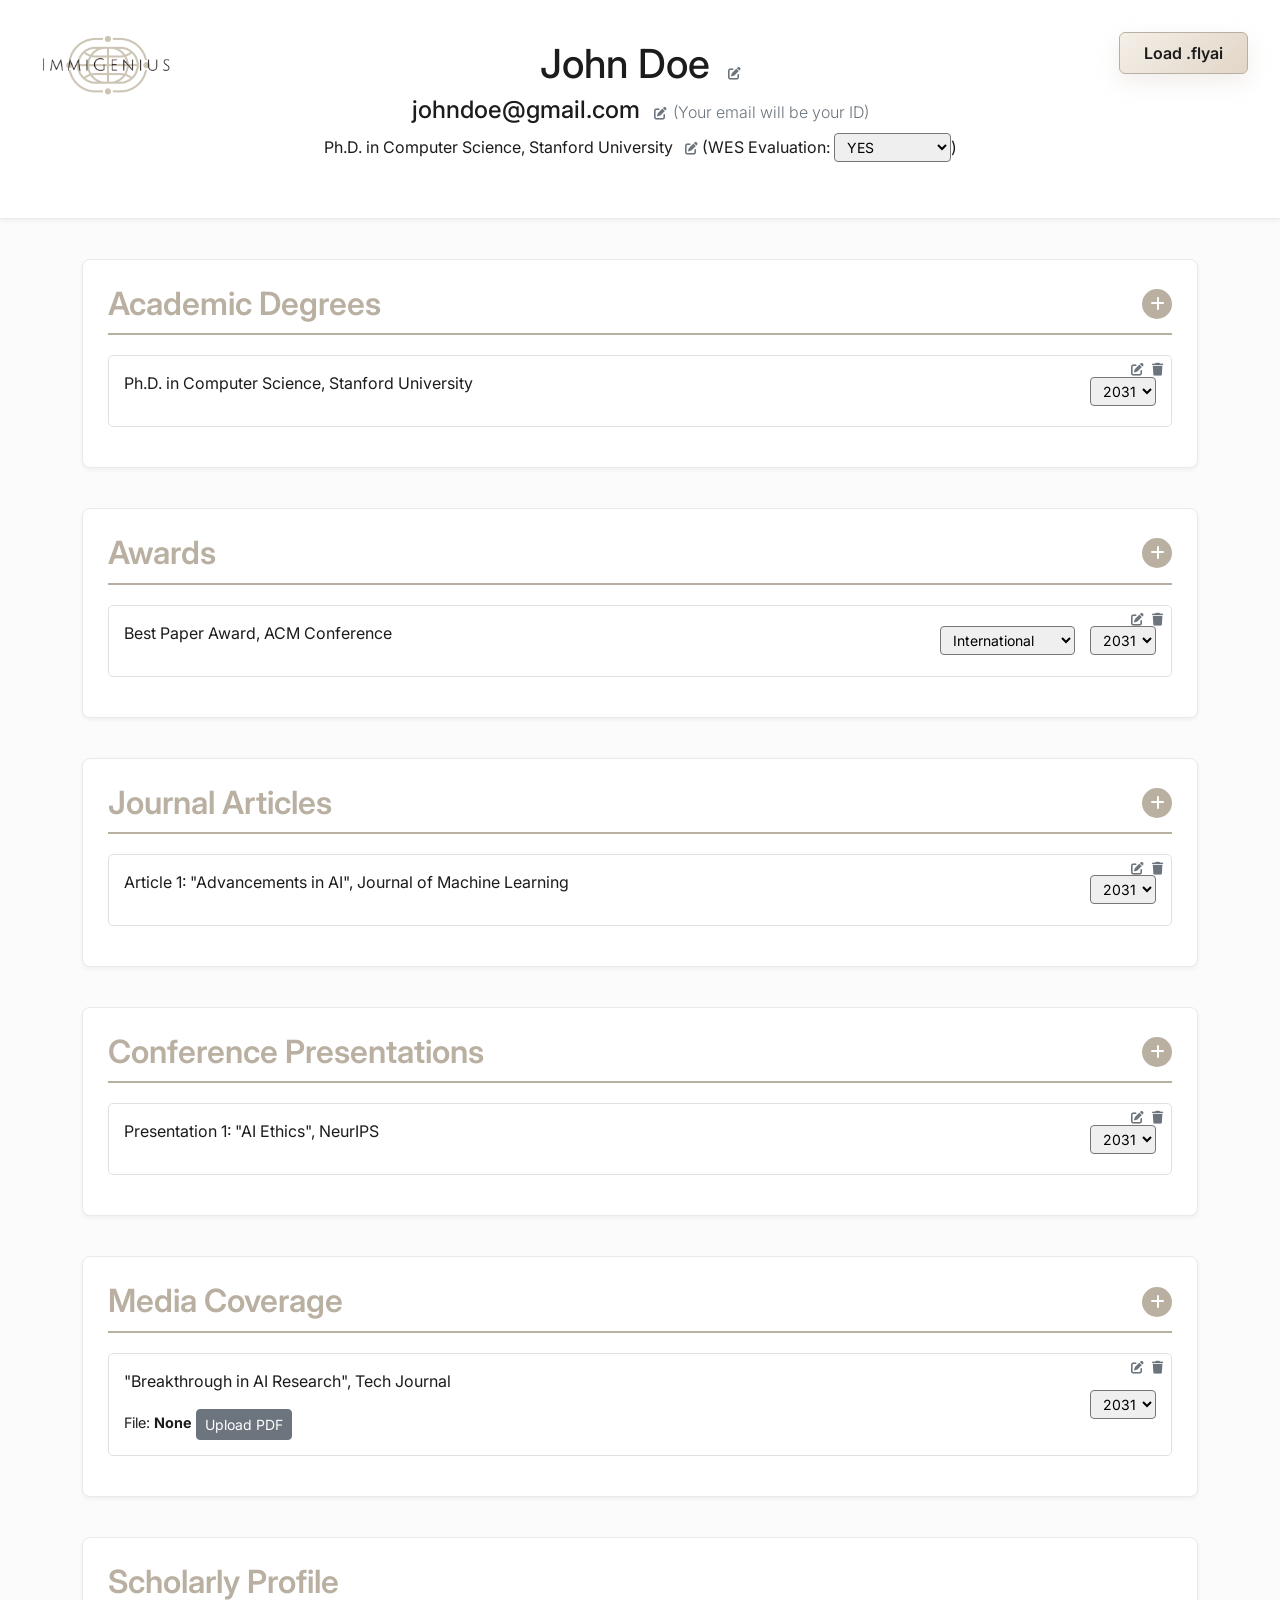
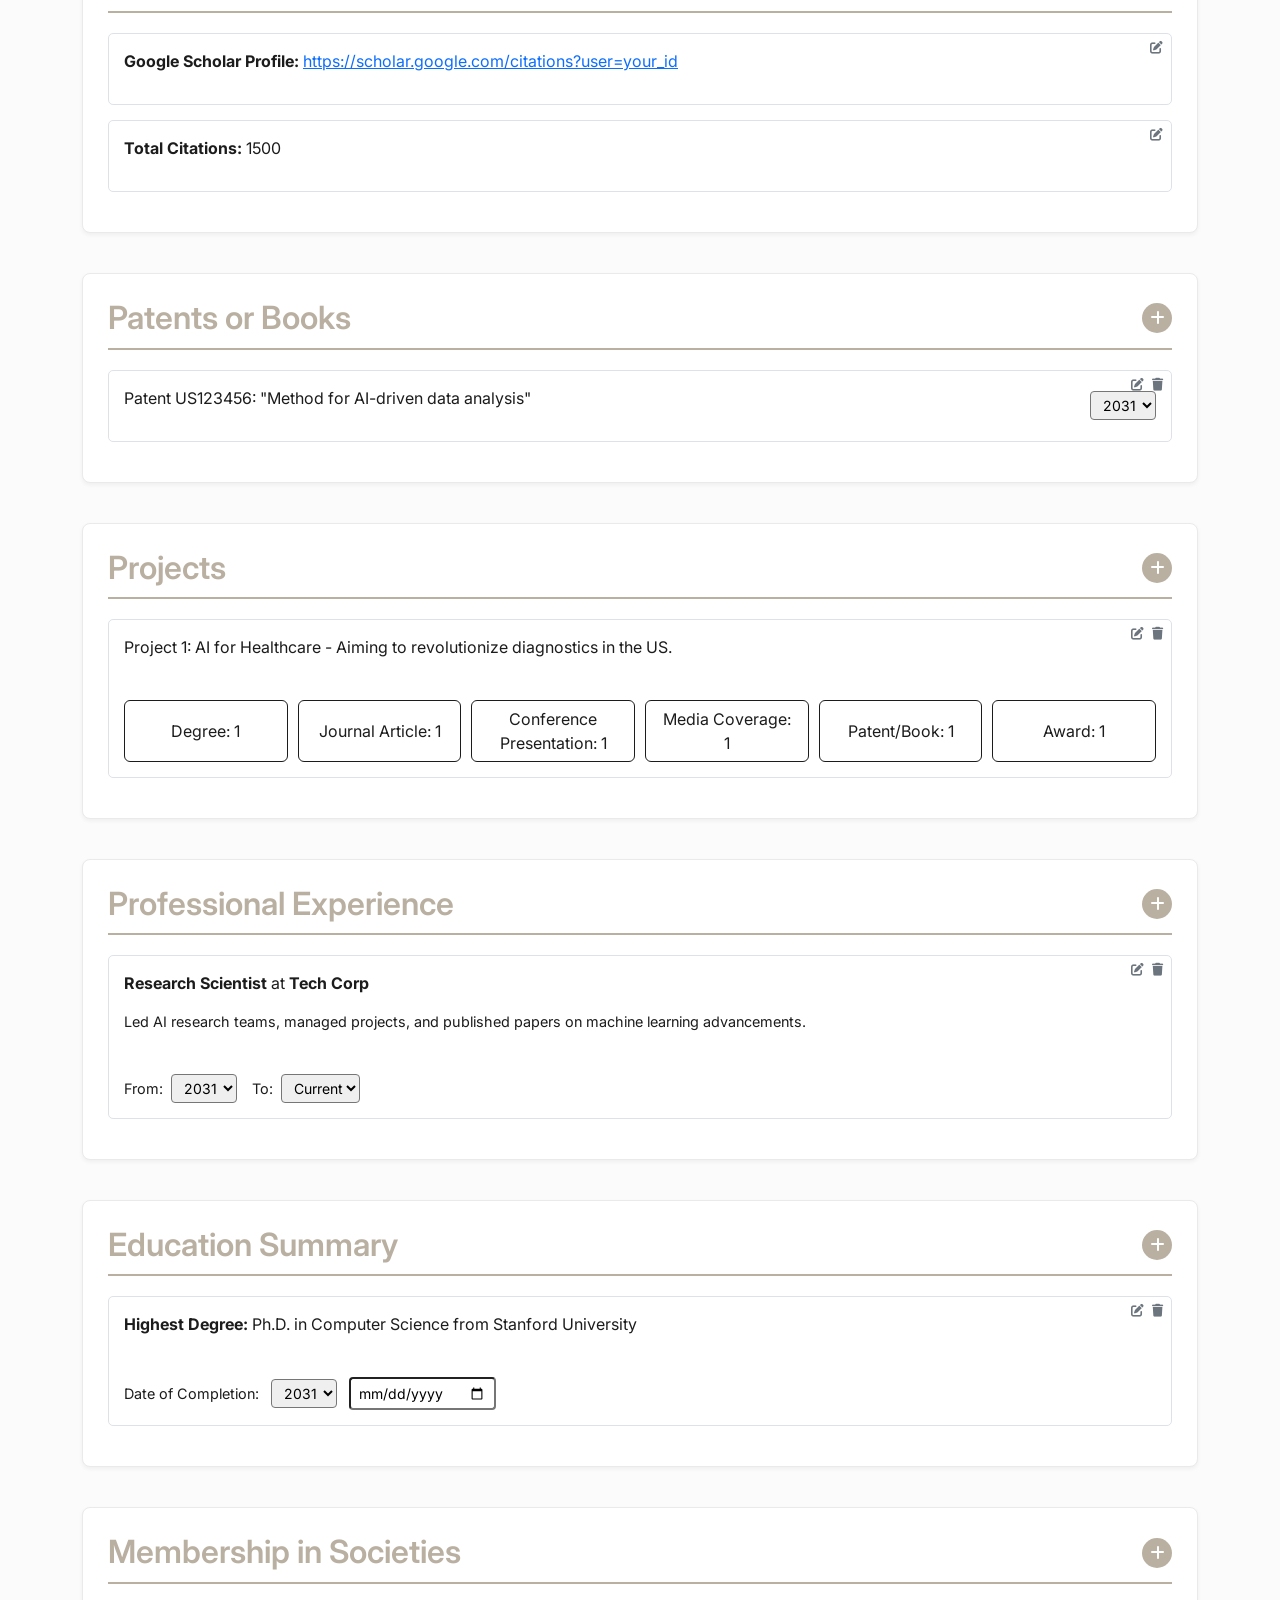
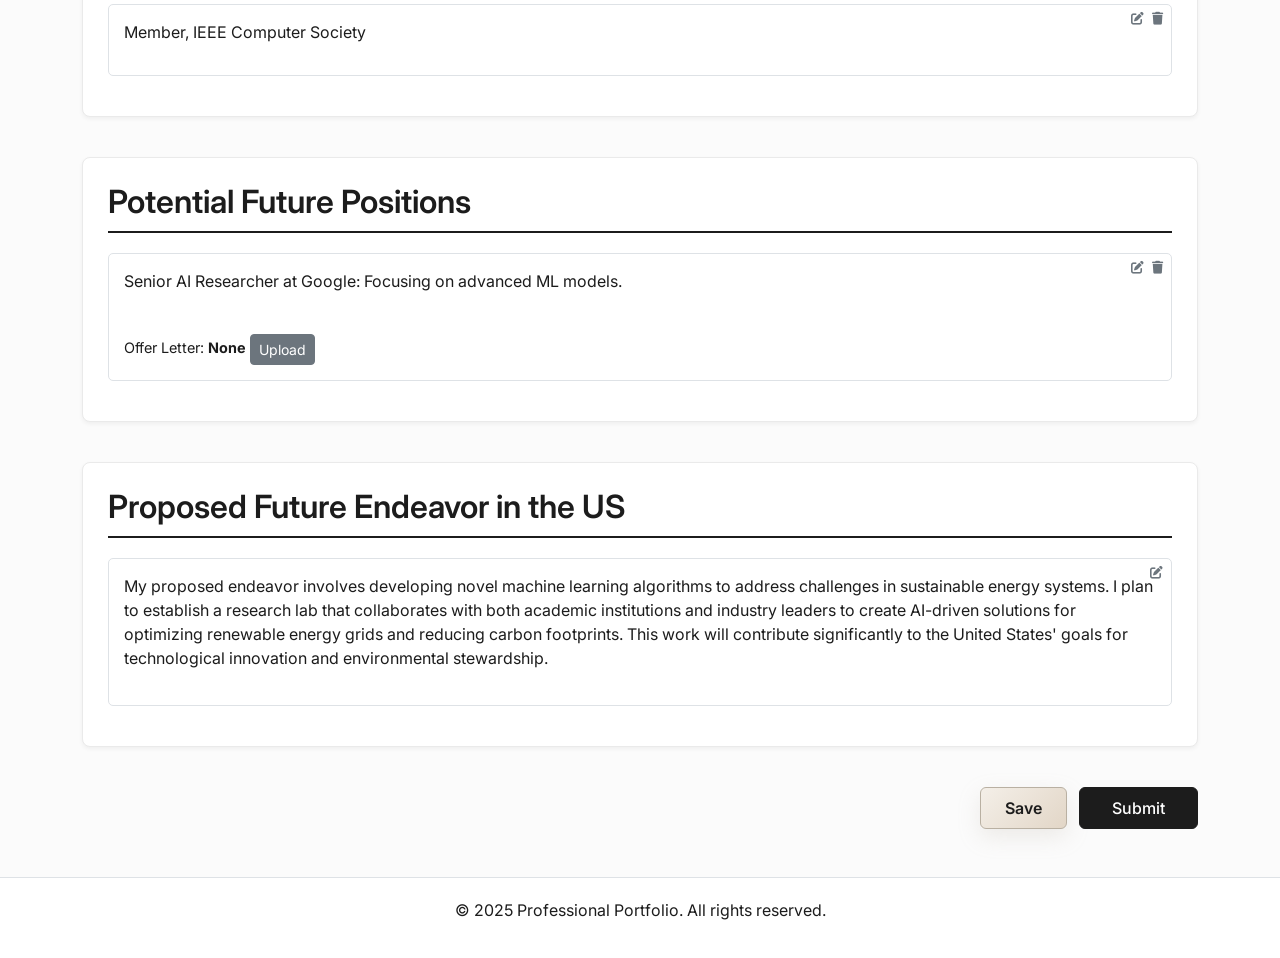
<file: pages/intake/portfolio-bak.html>
<!DOCTYPE html>
<html lang="en">
  <head>
    <meta charset="UTF-8" />
    <meta name="viewport" content="width=device-width, initial-scale=1.0" />
    <title>Professional Portfolio</title>
    <link
      href="https://cdn.jsdelivr.net/npm/bootstrap@5.3.0/dist/css/bootstrap.min.css"
      rel="stylesheet"
    />
    <link
      href="https://cdnjs.cloudflare.com/ajax/libs/font-awesome/6.4.0/css/all.min.css"
      rel="stylesheet"
    />
    <link rel="preconnect" href="https://fonts.googleapis.com" />
    <link rel="preconnect" href="https://fonts.gstatic.com" crossorigin />
    <link
      href="https://fonts.googleapis.com/css2?family=Inter:wght@400;500;600;700&display=swap"
      rel="stylesheet"
    />

    <style>
      /* CHANGED: Define new color variables for easy management */
      :root {
        --primary-taupe: #b9b0a2;
        --dark-charcoal: #1c1c1c;
        --text-secondary: #525252;
        --background-light: #fbfbfb;
        --border-color: #eaeaea;
      }

      #spinnerOverlay {
        position: fixed;
        top: 0;
        left: 0;
        width: 100vw;
        height: 100vh;
        background-color: rgba(0, 0, 0, 0.6);
        display: flex;
        align-items: center;
        justify-content: center;
        z-index: 9999;
        display: none;
      }
      iframe {
        width: 100%;
        height: 150px;
        border: 1px solid #ccc;
        border-radius: 10px;
      }
      body {
        /* CHANGED: Updated font, background, and text color */
        font-family: "Inter", sans-serif;
        background-color: var(--background-light);
        color: var(--dark-charcoal);
      }
      .header {
        background-color: #ffffff;
        color: var(--dark-charcoal);
        padding: 40px 20px;
        text-align: center;
        border-bottom: 1px solid var(--border-color);
        box-shadow: 0 2px 4px rgba(0, 0, 0, 0.05);
      }
      .section {
        margin: 40px 0;
        padding: 25px;
        background: #ffffff;
        border-radius: 8px;
        box-shadow: 0 2px 4px rgba(0, 0, 0, 0.05);
        border: 1px solid var(--border-color);
      }
      .section h2 {
        /* CHANGED: New color for section titles */
        border-bottom: 2px solid var(--primary-taupe);
        padding-bottom: 10px;
        margin-bottom: 20px;
        display: flex;
        justify-content: space-between;
        align-items: center;
        color: var(--primary-taupe);
        font-weight: 600;
      }
      .section-final h2 {
        /* CHANGED: Contrasting color for final two sections */
        border-bottom-color: var(--dark-charcoal);
        color: var(--dark-charcoal);
      }
      .edit-btn,
      .delete-btn {
        font-size: 0.8rem;
        cursor: pointer;
        margin-left: 8px;
        color: #6c757d;
      }
      .edit-btn:hover {
        /* CHANGED: Hover color */
        color: var(--dark-charcoal);
      }
      .delete-btn:hover {
        color: #dc3545;
      }
      .add-btn {
        /* CHANGED: New color for the add button */
        background-color: var(--primary-taupe);
        color: white;
        border: none;
        width: 30px;
        height: 30px;
        border-radius: 50%;
        cursor: pointer;
        display: flex;
        justify-content: center;
        align-items: center;
        font-size: 1rem;
        transition: background-color 0.2s;
      }
      .add-btn:hover {
        /* CHANGED: Darker hover state */
        background-color: #a39a8e;
      }
      .item {
        margin-bottom: 15px;
        padding: 15px;
        border: 1px solid #dee2e6;
        border-radius: 5px;
        position: relative;
        display: flex;
        align-items: center;
        gap: 15px;
        flex-wrap: wrap;
      }
      .item-controls {
        position: absolute;
        top: 8px;
        right: 8px;
        display: flex;
      }
      .editable {
        outline: none;
        flex-grow: 1;
      }
      .editable:focus {
        /* CHANGED: Focus color */
        border-bottom: 1px dashed var(--primary-taupe);
      }
      .connections {
        margin-top: 10px;
        display: flex;
        flex-wrap: wrap;
        gap: 10px;
      }
      .connect-btn {
        flex: 1;
        min-width: 150px;
        /* CHANGED: Button theme */
        border-color: var(--dark-charcoal);
        color: var(--dark-charcoal);
      }
      .connect-btn:hover {
        /* CHANGED: Button hover theme */
        background-color: var(--dark-charcoal);
        color: white;
      }
      /* ADDED: Style for main submit button */
      .btn-submit {
        background-color: var(--dark-charcoal);
        color: white;
        border: 1px solid var(--dark-charcoal);
        padding: 0.5rem 2rem;
        font-weight: 500;
        transition: background-color 0.2s ease;
      }
      .btn-submit:hover {
        background-color: #333;
        color: white;
      }
      .btn-save,
      .btn-load {
        border: 1px solid var(--primary-taupe);
        background: linear-gradient(135deg, #f4efe8, #e2d6c7);
        color: var(--dark-charcoal);
        padding: 0.5rem 1.5rem;
        font-weight: 600;
        box-shadow: 0 8px 22px rgba(185, 176, 162, 0.22);
      }
      .btn-save:hover,
      .btn-load:hover {
        background: linear-gradient(135deg, #eadfd2, #d6c6b4);
        color: var(--dark-charcoal);
      }
      .portfolio-actions {
        gap: 0.75rem;
        align-items: center;
        flex-wrap: wrap;
      }
      .load-button-floating {
        position: fixed;
        top: 2rem;
        right: 2rem;
        z-index: 1050;
      }
      .load-status {
        min-height: 1.5rem;
        color: var(--text-secondary);
        font-size: 0.95rem;
      }
      .toast-stack {
        position: fixed;
        left: 1.5rem;
        bottom: 1.5rem;
        z-index: 2000;
        display: flex;
        flex-direction: column;
        gap: 0.75rem;
      }
      .toast-card {
        min-width: 280px;
        max-width: 360px;
        background: rgba(28, 28, 28, 0.96);
        color: #fff;
        border-radius: 14px;
        box-shadow: 0 14px 40px rgba(0, 0, 0, 0.28);
        padding: 0.95rem 1rem;
        border-left: 4px solid var(--primary-taupe);
        opacity: 0;
        transform: translateY(18px);
        transition: opacity 0.25s ease, transform 0.25s ease;
      }
      .toast-card.show {
        opacity: 1;
        transform: translateY(0);
      }
      .toast-card.toast-success {
        border-left-color: #12b76a;
      }
      .toast-card.toast-error {
        border-left-color: #f04438;
      }
      .toast-card.toast-info {
        border-left-color: #7c8aa5;
      }
      .otp-card .modal-content {
        border: none;
        border-radius: 18px;
        box-shadow: 0 24px 60px rgba(0, 0, 0, 0.2);
      }
      .otp-card .modal-header {
        border-bottom: none;
        padding-bottom: 0;
      }
      .otp-card .modal-body {
        padding-top: 0.5rem;
      }
      .otp-card .otp-input {
        letter-spacing: 0.45rem;
        font-size: 1.2rem;
        font-weight: 600;
        text-align: center;
      }
      .offer-letter,
      .experience-dates,
      .education-date {
        margin-top: 10px;
        font-size: 0.9rem;
      }
      .experience-dates {
        display: flex;
        gap: 15px;
        align-items: center;
      }
      .file-name {
        font-weight: bold;
      }
      footer {
        text-align: center;
        padding: 20px;
        background: #ffffff;
        border-top: 1px solid #dee2e6;
        margin-top: 40px;
      }
      @media (max-width: 1024px) {
        img[alt="Logo"] {
          display: none !important;
        }
      }
      @media (max-width: 768px) {
        .load-button-floating {
          top: 1rem;
          right: 1rem;
        }
        .toast-stack {
          left: 1rem;
          right: 1rem;
          bottom: 1rem;
        }
        .toast-card {
          max-width: none;
          min-width: 0;
        }
      }
    </style>
  </head>
  <!-- Google tag (gtag.js) -->
  <script
    async
    src="https://www.googletagmanager.com/gtag/js?id=G-R65K06V97N"
  ></script>
  <script src="../../assets/js/app-config.js"></script>
  <script>
    window.dataLayer = window.dataLayer || [];
    function gtag() {
      dataLayer.push(arguments);
    }
    gtag("js", new Date());

    gtag("config", "G-R65K06V97N");
  </script>
  <body>
    <img
      src="../../assets/images/immigenius-logo.png"
      alt="Logo"
      style="
        position: absolute;
        top: 2rem;
        left: 2rem;
        width: 150px;
        height: auto;
      "
    />
    <button type="button" class="btn btn-load load-button-floating" id="loadPortfolioBtn">
      Load .flyai
    </button>
    <form>
      <header class="header">
        <h1>
          <span id="name" class="editable" contenteditable="true"
            >John Doe</span
          >
          <i
            class="fas fa-edit edit-btn"
            onclick="document.getElementById('name').focus();"
          ></i>
        </h1>
        <h4>
          <span id="email" class="editable" contenteditable="true"
            >johndoe@gmail.com</span
          >
          <i
            class="fas fa-edit edit-btn"
            onclick="document.getElementById('email').focus();"
          ></i>
          <span class="fs-6 text-secondary lead"
            >(Your email will be your ID)</span
          >
        </h4>
        <p>
          <span id="degree" class="editable" contenteditable="true"
            >Ph.D. in Computer Science, Stanford University</span
          >
          <i
            class="fas fa-edit edit-btn"
            onclick="document.getElementById('degree').focus();"
          ></i>
          (WES Evaluation:
          <select id="wes" class="form-select-sm">
            <option value="YES" selected>YES</option>
            <option value="NO">NO</option>
            <option value="NotRequired">Not Required</option></select
          >)
        </p>
      </header>

      <div class="container">
        <section class="section" id="degrees-section">
          <h2>
            Academic Degrees
            <button class="add-btn" type="button" onclick="addDegree()">
              <i class="fas fa-plus"></i>
            </button>
          </h2>
          <div id="degrees-list">
            <div class="item">
              <p class="editable" contenteditable="true">
                Ph.D. in Computer Science, Stanford University
              </p>
              <select class="year-select form-select-sm"></select>
              <div class="item-controls">
                <i class="fas fa-edit edit-btn" title="Edit"></i>
                <i class="fas fa-trash delete-btn" title="Delete"></i>
              </div>
            </div>
          </div>
        </section>

        <section class="section" id="awards-section">
          <h2>
            Awards
            <button class="add-btn" type="button" onclick="addAward()">
              <i class="fas fa-plus"></i>
            </button>
          </h2>
          <div id="awards-list">
            <div class="item">
              <p class="editable" contenteditable="true">
                Best Paper Award, ACM Conference
              </p>
              <select class="award-type-select form-select-sm">
                <option value="International" selected>International</option>
                <option value="National US">National (US)</option>
                <option value="National Other">National (Other)</option>
              </select>
              <select class="year-select form-select-sm"></select>
              <div class="item-controls">
                <i class="fas fa-edit edit-btn" title="Edit"></i>
                <i class="fas fa-trash delete-btn" title="Delete"></i>
              </div>
            </div>
          </div>
        </section>

        <section class="section" id="journals-section">
          <h2>
            Journal Articles
            <button class="add-btn" type="button" onclick="addJournal()">
              <i class="fas fa-plus"></i>
            </button>
          </h2>
          <div id="journals-list">
            <div class="item">
              <p class="editable" contenteditable="true">
                Article 1: "Advancements in AI", Journal of Machine Learning
              </p>
              <select class="year-select form-select-sm"></select>
              <div class="item-controls">
                <i class="fas fa-edit edit-btn" title="Edit"></i>
                <i class="fas fa-trash delete-btn" title="Delete"></i>
              </div>
            </div>
          </div>
        </section>

        <section class="section" id="conferences-section">
          <h2>
            Conference Presentations
            <button class="add-btn" type="button" onclick="addConference()">
              <i class="fas fa-plus"></i>
            </button>
          </h2>
          <div id="conferences-list">
            <div class="item">
              <p class="editable" contenteditable="true">
                Presentation 1: "AI Ethics", NeurIPS
              </p>
              <select class="year-select form-select-sm"></select>
              <div class="item-controls">
                <i class="fas fa-edit edit-btn" title="Edit"></i>
                <i class="fas fa-trash delete-btn" title="Delete"></i>
              </div>
            </div>
          </div>
        </section>

        <section class="section" id="media-coverage-section">
          <h2>
            Media Coverage
            <button class="add-btn" type="button" onclick="addMediaCoverage()">
              <i class="fas fa-plus"></i>
            </button>
          </h2>
          <div id="media_coverage-list">
            <div class="item">
              <div class="flex-grow-1">
                <p class="editable" contenteditable="true">
                  "Breakthrough in AI Research", Tech Journal
                </p>
                <div class="offer-letter">
                  File: <span class="file-name">None</span>
                  <button
                    type="button"
                    class="btn btn-sm btn-secondary upload-btn"
                  >
                    Upload PDF
                  </button>
                  <input
                    type="file"
                    class="offer-file"
                    style="display: none"
                    accept=".pdf"
                  />
                </div>
              </div>
              <select class="year-select form-select-sm"></select>
              <div class="item-controls">
                <i class="fas fa-edit edit-btn" title="Edit"></i>
                <i class="fas fa-trash delete-btn" title="Delete"></i>
              </div>
            </div>
          </div>
        </section>

        <section class="section" id="scholar-profile-section">
          <h2>Scholarly Profile</h2>
          <div id="scholar-profile-list">
            <div class="item">
              <p class="editable" contenteditable="true">
                <strong>Google Scholar Profile:</strong>
                <a href="#" contenteditable="false"
                  >https://scholar.google.com/citations?user=your_id</a
                >
              </p>
              <div class="item-controls">
                <i class="fas fa-edit edit-btn" title="Edit"></i>
              </div>
            </div>
            <div class="item">
              <p class="editable" contenteditable="true">
                <strong>Total Citations:</strong> 1500
              </p>
              <div class="item-controls">
                <i class="fas fa-edit edit-btn" title="Edit"></i>
              </div>
            </div>
          </div>
        </section>

        <section class="section" id="patents-books-section">
          <h2>
            Patents or Books
            <button class="add-btn" type="button" onclick="addPatentOrBook()">
              <i class="fas fa-plus"></i>
            </button>
          </h2>
          <div id="patents_books-list">
            <div class="item">
              <p class="editable" contenteditable="true">
                Patent US123456: "Method for AI-driven data analysis"
              </p>
              <select class="year-select form-select-sm"></select>
              <div class="item-controls">
                <i class="fas fa-edit edit-btn" title="Edit"></i>
                <i class="fas fa-trash delete-btn" title="Delete"></i>
              </div>
            </div>
          </div>
        </section>

        <section class="section" id="projects-section">
          <h2>
            Projects
            <button class="add-btn" type="button" onclick="addProject()">
              <i class="fas fa-plus"></i>
            </button>
          </h2>
          <div id="projects-list">
            <div
              class="item flex-column align-items-start"
              data-journals="1"
              data-conferences="1"
              data-awards="1"
              data-degrees="1"
              data-media_coverage="1"
              data-patents_books="1"
            >
              <p class="editable" contenteditable="true">
                Project 1: AI for Healthcare - Aiming to revolutionize
                diagnostics in the US.
              </p>
              <div class="connections">
                <button
                  type="button"
                  class="btn btn-outline-dark connect-btn"
                  data-type="degrees"
                >
                  Degrees (none)
                </button>
                <button
                  type="button"
                  class="btn btn-outline-dark connect-btn"
                  data-type="journals"
                >
                  Journal Articles (none)
                </button>
                <button
                  type="button"
                  class="btn btn-outline-dark connect-btn"
                  data-type="conferences"
                >
                  Conference Presentations (none)
                </button>
                <button
                  type="button"
                  class="btn btn-outline-dark connect-btn"
                  data-type="media_coverage"
                >
                  Media Coverage (none)
                </button>
                <button
                  type="button"
                  class="btn btn-outline-dark connect-btn"
                  data-type="patents_books"
                >
                  Patents/Books (none)
                </button>
                <button
                  type="button"
                  class="btn btn-outline-dark connect-btn"
                  data-type="awards"
                >
                  Awards (none)
                </button>
              </div>
              <div class="item-controls">
                <i class="fas fa-edit edit-btn" title="Edit"></i>
                <i class="fas fa-trash delete-btn" title="Delete"></i>
              </div>
            </div>
          </div>
        </section>

        <section class="section" id="experience-section">
          <h2>
            Professional Experience
            <button class="add-btn" type="button" onclick="addExperience()">
              <i class="fas fa-plus"></i>
            </button>
          </h2>
          <div id="experience-list">
            <div class="item flex-column align-items-start">
              <div class="editable w-100">
                <p contenteditable="true">
                  <strong>Research Scientist</strong> at
                  <strong>Tech Corp</strong>
                </p>
                <p contenteditable="true" style="font-size: 0.9rem">
                  Led AI research teams, managed projects, and published papers
                  on machine learning advancements.
                </p>
              </div>
              <div class="experience-dates">
                <div>
                  <label class="form-label-sm me-1">From:</label>
                  <select class="year-select form-select-sm"></select>
                </div>
                <div>
                  <label class="form-label-sm me-1">To:</label>
                  <select class="year-select-current form-select-sm"></select>
                </div>
              </div>
              <div class="item-controls">
                <i class="fas fa-edit edit-btn" title="Edit"></i>
                <i class="fas fa-trash delete-btn" title="Delete"></i>
              </div>
            </div>
          </div>
        </section>

        <section class="section" id="education-summary-section">
          <h2>
            Education Summary
            <button
              class="add-btn"
              type="button"
              onclick="addEducationSummary()"
            >
              <i class="fas fa-plus"></i>
            </button>
          </h2>
          <div id="education-summary-list">
            <div class="item flex-column align-items-start">
              <p class="editable" contenteditable="true">
                <strong>Highest Degree:</strong> Ph.D. in Computer Science from
                Stanford University
              </p>
              <div class="education-date">
                <label class="form-label-sm me-2">Date of Completion:</label>
                <select class="year-select form-select-sm me-2"></select>
                <input type="date" class="form-control-sm" />
              </div>
              <div class="item-controls">
                <i class="fas fa-edit edit-btn" title="Edit"></i>
                <i class="fas fa-trash delete-btn" title="Delete"></i>
              </div>
            </div>
          </div>
        </section>

        <section class="section" id="memberships-section">
          <h2>
            Membership in Societies
            <button class="add-btn" type="button" onclick="addMembership()">
              <i class="fas fa-plus"></i>
            </button>
          </h2>
          <div id="memberships-list">
            <div class="item">
              <p class="editable" contenteditable="true">
                Member, IEEE Computer Society
              </p>
              <div class="item-controls">
                <i class="fas fa-edit edit-btn" title="Edit"></i>
                <i class="fas fa-trash delete-btn" title="Delete"></i>
              </div>
            </div>
          </div>
        </section>

        <section class="section section-final" id="future-positions-section">
          <h2>Potential Future Positions</h2>
          <div id="future-positions-list">
            <div class="item flex-column align-items-start">
              <p class="editable" contenteditable="true">
                Senior AI Researcher at Google: Focusing on advanced ML models.
              </p>
              <div class="offer-letter">
                Offer Letter: <span class="file-name">None</span>
                <button
                  type="button"
                  class="btn btn-sm btn-secondary upload-btn"
                >
                  Upload
                </button>
                <input type="file" class="offer-file" style="display: none" />
              </div>
              <div class="item-controls">
                <i class="fas fa-edit edit-btn" title="Edit"></i>
                <i class="fas fa-trash delete-btn" title="Delete"></i>
              </div>
            </div>
          </div>
        </section>

        <section class="section section-final" id="future-endeavor-section">
          <h2>Proposed Future Endeavor in the US</h2>
          <div id="future-endeavor-list">
            <div class="item">
              <p
                class="editable"
                contenteditable="true"
                style="min-height: 100px"
              >
                My proposed endeavor involves developing novel machine learning
                algorithms to address challenges in sustainable energy systems.
                I plan to establish a research lab that collaborates with both
                academic institutions and industry leaders to create AI-driven
                solutions for optimizing renewable energy grids and reducing
                carbon footprints. This work will contribute significantly to
                the United States' goals for technological innovation and
                environmental stewardship.
              </p>
              <div class="item-controls">
                <i class="fas fa-edit edit-btn" title="Edit"></i>
              </div>
            </div>
          </div>
        </section>

        <div class="d-flex justify-content-end portfolio-actions mb-5">
          <div id="loadStatus" class="load-status me-auto" aria-live="polite"></div>
          <button type="button" class="btn btn-save" id="savePortfolioBtn">
            Save
          </button>
          <button type="submit" class="btn btn-submit">Submit</button>
        </div>
      </div>
    </form>
    <input
      id="flyaiFileInput"
      type="file"
      accept=".flyai"
      style="display: none"
    />
    <div id="toastStack" class="toast-stack" aria-live="polite" aria-atomic="true"></div>

    <div
      class="modal fade"
      id="connectModal"
      tabindex="-1"
      aria-labelledby="connectModalLabel"
      aria-hidden="true"
    >
      <div class="modal-dialog">
        <div class="modal-content">
          <div class="modal-header">
            <h5 class="modal-title" id="connectModalLabel">Select Items</h5>
            <button
              type="button"
              class="btn-close"
              data-bs-dismiss="modal"
              aria-label="Close"
            ></button>
          </div>
          <div class="modal-body" id="modal-body"></div>
          <div class="modal-footer">
            <button
              type="button"
              class="btn btn-secondary"
              data-bs-dismiss="modal"
            >
              Close
            </button>
            <button
              type="button"
              class="btn btn-primary"
              onclick="saveSelections()"
            >
              Save
            </button>
          </div>
        </div>
      </div>
    </div>
    <div
      class="modal fade otp-card"
      id="otpModal"
      tabindex="-1"
      aria-labelledby="otpModalLabel"
      aria-hidden="true"
    >
      <div class="modal-dialog modal-dialog-centered">
        <div class="modal-content">
          <div class="modal-header">
            <div>
              <h5 class="modal-title" id="otpModalLabel">Verify Your Email</h5>
              <p class="text-secondary mb-0 mt-1">
                Enter the 6-digit code sent to <strong id="otpEmailLabel"></strong>
              </p>
            </div>
            <button
              type="button"
              class="btn-close"
              data-bs-dismiss="modal"
              aria-label="Close"
            ></button>
          </div>
          <div class="modal-body">
            <div class="mb-3">
              <input
                id="otpInput"
                type="text"
                class="form-control otp-input"
                inputmode="numeric"
                maxlength="6"
                placeholder="000000"
              />
            </div>
            <div id="otpStatus" class="small text-secondary mb-3"></div>
            <div class="d-flex justify-content-between gap-2">
              <button type="button" class="btn btn-outline-secondary" id="otpResendBtn">
                Resend Code
              </button>
              <button type="button" class="btn btn-submit" id="otpVerifyBtn">
                Verify Email
              </button>
            </div>
          </div>
        </div>
      </div>
    </div>
    <div
      id="spinnerOverlay"
      style="
        display: none;
        position: fixed;
        inset: 0;
        background-color: rgba(0, 0, 0, 0.7);
        justify-content: center;
        align-items: center;
        flex-direction: column;
        z-index: 9999;
        color: white;
        font-family: monospace;
      "
    >
      <div
        class="spinner-border text-light mb-3"
        role="status"
        style="width: 4rem; height: 4rem"
      >
        <span class="visually-hidden">Loading...</span>
      </div>
      <div id="agentMessages" style="text-align: center; font-size: 1rem"></div>
    </div>

    <footer>
      <p>&copy; 2025 Professional Portfolio. All rights reserved.</p>
    </footer>

    <script src="https://cdn.jsdelivr.net/npm/bootstrap@5.3.0/dist/js/bootstrap.bundle.min.js"></script>
    <script>
      let currentType = "";
      let currentProject = null;
      const modalEl = document.getElementById("connectModal");
      const modal = new bootstrap.Modal(modalEl);
      const modalTitle = document.getElementById("connectModalLabel");
      const modalBody = document.getElementById("modal-body");
      const flyaiFileInput = document.getElementById("flyaiFileInput");
      const otpModalEl = document.getElementById("otpModal");
      const otpModal = new bootstrap.Modal(otpModalEl);
      const otpInput = document.getElementById("otpInput");
      const otpStatus = document.getElementById("otpStatus");
      const otpEmailLabel = document.getElementById("otpEmailLabel");
      const otpVerifyBtn = document.getElementById("otpVerifyBtn");
      const otpResendBtn = document.getElementById("otpResendBtn");

      const getForm = () => document.querySelector("form");
      const getLoadStatus = () => document.getElementById("loadStatus");
      const getSaveButton = () => document.getElementById("savePortfolioBtn");
      const getLoadButton = () => document.getElementById("loadPortfolioBtn");
      const getToastStack = () => document.getElementById("toastStack");

      let verifiedEmail = "";
      let otpPromiseResolver = null;
      let otpFlowEmail = "";
      let otpResolved = false;

      // --- Helper Functions ---
      function generateYearOptions(
        startOffset = 5,
        endOffset = 70,
        includeCurrent = false
      ) {
        let options = "";
        if (includeCurrent) {
          options += '<option value="Current">Current</option>';
        }
        const currentYear = new Date().getFullYear();
        for (
          let i = currentYear + startOffset;
          i >= currentYear - endOffset;
          i--
        ) {
          options += `<option value="${i}">${i}</option>`;
        }
        return options;
      }

      function populateYearSelects() {
        const regularYearOptions = generateYearOptions();
        const currentYearOptions = generateYearOptions(5, 70, true);
        document.querySelectorAll(".year-select").forEach((sel) => {
          if (sel.innerHTML === "") sel.innerHTML = regularYearOptions;
        });
        document.querySelectorAll(".year-select-current").forEach((sel) => {
          if (sel.innerHTML === "") sel.innerHTML = currentYearOptions;
        });
      }

      // --- Connection Modal Logic ---
      function getItems(type) {
        const listId = type + "-list";
        const items = document.querySelectorAll(`#${listId} .item`);
        return Array.from(items).map((item, index) => ({
          id: index + 1,
          title: item.querySelector("p").innerText,
        }));
      }

      function updateButton(btn, selected, type) {
        const typeLabels = {
          degrees: {
            singular: "Degree",
            plural: "Degrees",
          },
          journals: {
            singular: "Journal Article",
            plural: "Journal Articles",
          },
          conferences: {
            singular: "Conference Presentation",
            plural: "Conference Presentations",
          },
          awards: {
            singular: "Award",
            plural: "Awards",
          },
          media_coverage: {
            singular: "Media Coverage",
            plural: "Media Coverage",
          },
          patents_books: {
            singular: "Patent/Book",
            plural: "Patents/Books",
          },
        };
        const labels = typeLabels[type];
        if (
          !selected ||
          selected.length === 0 ||
          selected.every((s) => s === "")
        ) {
          btn.innerText = `${labels.plural} (none)`;
        } else {
          const label = selected.length === 1 ? labels.singular : labels.plural;
          btn.innerText = `${label}: ${selected.join(", ")}`;
        }
      }

      function initializeButtons() {
        document.querySelectorAll(".connect-btn").forEach((btn) => {
          const project = btn.closest(".item");
          const type = btn.dataset.type;
          const selected = project.dataset[type]
            ? project.dataset[type].split(",")
            : [];
          updateButton(btn, selected, type);
        });
      }

      function attachConnectListeners(element) {
        element.querySelectorAll(".connect-btn").forEach((btn) => {
          btn.addEventListener("click", function () {
            currentType = this.dataset.type;
            currentProject = this.closest(".item");
            modalTitle.innerText =
              "Select " +
              currentType
                .replace("_", " ")
                .replace(/\b\w/g, (l) => l.toUpperCase());

            const items = getItems(currentType);
            let html =
              items.length > 0 ? "" : "<p>No items available to connect.</p>";
            items.forEach((item) => {
              html += `
                                <div class="form-check">
                                    <input class="form-check-input" type="checkbox" value="${item.id}" id="select-${currentType}-${item.id}">
                                    <label class="form-check-label" for="select-${currentType}-${item.id}">${item.id}: ${item.title}</label>
                                </div>
                            `;
            });
            modalBody.innerHTML = html;

            const currentSelected = currentProject.dataset[currentType]
              ? currentProject.dataset[currentType].split(",")
              : [];
            currentSelected.forEach((id) => {
              const checkbox = document.getElementById(
                `select-${currentType}-${id}`
              );
              if (checkbox) checkbox.checked = true;
            });

            modal.show();
          });
        });
      }

      function saveSelections() {
        const selected = Array.from(
          document.querySelectorAll("#modal-body .form-check-input:checked")
        ).map((inp) => inp.value);
        currentProject.dataset[currentType] = selected.join(",");
        const btn = currentProject.querySelector(
          `.connect-btn[data-type="${currentType}"]`
        );
        updateButton(btn, selected, currentType);
        modal.hide();
      }

      function attachUploadListeners(element) {
        element.querySelectorAll(".upload-btn").forEach((btn) => {
          btn.onclick = () => btn.nextElementSibling.click();
        });
        element.querySelectorAll(".offer-file").forEach((inp) => {
          inp.onchange = async () => {
            const item = inp.closest(".item");
            const fileNameSpan = inp.parentElement.querySelector(".file-name");
            fileNameSpan.innerText = inp.files[0] ? inp.files[0].name : "None";
            if (!item) return;
            if (inp.files[0]) {
              item.dataset.savedFileName = inp.files[0].name;
              item.dataset.savedFileDataUrl = await readFileAsDataUrl(
                inp.files[0]
              );
            } else {
              delete item.dataset.savedFileName;
              delete item.dataset.savedFileDataUrl;
            }
          };
        });
      }

      // --- Generic Add Item Function ---
      function addItem(listId, content) {
        const list = document.getElementById(listId);
        const newItem = document.createElement("div");
        newItem.className = "item";
        newItem.innerHTML = content;
        list.appendChild(newItem);
        return newItem;
      }

      // --- Section-specific Add Functions ---
      function addDegree() {
        const content = `
                <p class="editable" contenteditable="true">New Degree, University Name</p>
                <select class="year-select form-select-sm">${generateYearOptions()}</select>
                <div class="item-controls">
                    <i class="fas fa-edit edit-btn" title="Edit"></i>
                    <i class="fas fa-trash delete-btn" title="Delete"></i>
                </div>`;
        addItem("degrees-list", content);
      }

      function addAward() {
        const content = `
                <p class="editable" contenteditable="true">New Award</p>
                <select class="award-type-select form-select-sm">
                    <option value="International" selected>International</option>
                    <option value="National US">National (US)</option>
                    <option value="National Other">National (Other)</option>
                </select>
                <select class="year-select form-select-sm">${generateYearOptions()}</select>
                <div class="item-controls">
                    <i class="fas fa-edit edit-btn" title="Edit"></i>
                    <i class="fas fa-trash delete-btn" title="Delete"></i>
                </div>`;
        addItem("awards-list", content);
      }

      function addJournal() {
        const content = `
                <p class="editable" contenteditable="true">New Journal Article</p>
                <select class="year-select form-select-sm">${generateYearOptions()}</select>
                <div class="item-controls">
                    <i class="fas fa-edit edit-btn" title="Edit"></i>
                    <i class="fas fa-trash delete-btn" title="Delete"></i>
                </div>`;
        addItem("journals-list", content);
      }

      function addConference() {
        const content = `
                <p class="editable" contenteditable="true">New Conference Presentation</p>
                <select class="year-select form-select-sm">${generateYearOptions()}</select>
                <div class="item-controls">
                    <i class="fas fa-edit edit-btn" title="Edit"></i>
                    <i class="fas fa-trash delete-btn" title="Delete"></i>
                </div>`;
        addItem("conferences-list", content);
      }

      function addMediaCoverage() {
        const content = `
                <div class="flex-grow-1">
                    <p class="editable" contenteditable="true">New Media Coverage, Outlet Name</p>
                    <div class="offer-letter">File: <span class="file-name">None</span> <button type="button" class="btn btn-sm btn-secondary upload-btn">Upload PDF</button> <input type="file" class="offer-file" style="display:none;" accept=".pdf"></div>
                </div>
                <select class="year-select form-select-sm">${generateYearOptions()}</select>
                <div class="item-controls">
                    <i class="fas fa-edit edit-btn" title="Edit"></i>
                    <i class="fas fa-trash delete-btn" title="Delete"></i>
                </div>`;
        const newItem = addItem("media_coverage-list", content);
        attachUploadListeners(newItem);
      }

      function addPatentOrBook() {
        const content = `
                <p class="editable" contenteditable="true">New Patent or Book Title</p>
                <select class="year-select form-select-sm">${generateYearOptions()}</select>
                <div class="item-controls">
                    <i class="fas fa-edit edit-btn" title="Edit"></i>
                    <i class="fas fa-trash delete-btn" title="Delete"></i>
                </div>`;
        addItem("patents_books-list", content);
      }

      function addProject() {
        const content = `
                <p class="editable" contenteditable="true">New Project - Description here.</p>
                <div class="connections">
                    <button type="button" class="btn btn-outline-dark connect-btn" data-type="degrees">Degrees (none)</button>
                    <button type="button" class="btn btn-outline-dark connect-btn" data-type="journals">Journal Articles (none)</button>
                    <button type="button" class="btn btn-outline-dark connect-btn" data-type="conferences">Conference Presentations (none)</button>
                    <button type="button" class="btn btn-outline-dark connect-btn" data-type="media_coverage">Media Coverage (none)</button>
                    <button type="button" class="btn btn-outline-dark connect-btn" data-type="patents_books">Patents/Books (none)</button>
                    <button type="button" class="btn btn-outline-dark connect-btn" data-type="awards">Awards (none)</button>
                </div>
                <div class="item-controls">
                    <i class="fas fa-edit edit-btn" title="Edit"></i>
                    <i class="fas fa-trash delete-btn" title="Delete"></i>
                </div>`;
        const newItem = addItem("projects-list", content);
        newItem.classList.add("flex-column", "align-items-start");
        newItem.dataset.journals = "";
        newItem.dataset.conferences = "";
        newItem.dataset.awards = "";
        newItem.dataset.degrees = "";
        newItem.dataset.media_coverage = "";
        newItem.dataset.patents_books = "";
        attachConnectListeners(newItem);
      }

      function addExperience() {
        const content = `
                <div class="editable w-100">
                    <p contenteditable="true"><strong>New Job Title</strong> at <strong>Company</strong></p>
                    <p contenteditable="true" style="font-size: 0.9rem;">Description of role.</p>
                </div>
                <div class="experience-dates">
                    <div>
                        <label class="form-label-sm me-1">From:</label>
                        <select class="year-select form-select-sm">${generateYearOptions()}</select>
                    </div>
                    <div>
                        <label class="form-label-sm me-1">To:</label>
                        <select class="year-select-current form-select-sm">${generateYearOptions(
                          5,
                          70,
                          true
                        )}</select>
                    </div>
                </div>
                <div class="item-controls">
                    <i class="fas fa-edit edit-btn" title="Edit"></i>
                    <i class="fas fa-trash delete-btn" title="Delete"></i>
                </div>`;
        const newItem = addItem("experience-list", content);
        newItem.classList.add("flex-column", "align-items-start");
      }

      function addEducationSummary() {
        const content = `
                <p class="editable" contenteditable="true"><strong>Highest Degree:</strong> Degree Name from University</p>
                <div class="education-date">
                    <label class="form-label-sm me-2">Date of Completion:</label>
                    <select class="year-select form-select-sm me-2">${generateYearOptions()}</select>
                    <input type="date" class="form-control-sm">
                </div>
                <div class="item-controls">
                    <i class="fas fa-edit edit-btn" title="Edit"></i>
                    <i class="fas fa-trash delete-btn" title="Delete"></i>
                </div>`;
        const newItem = addItem("education-summary-list", content);
        newItem.classList.add("flex-column", "align-items-start");
      }

      function addMembership() {
        const content = `
                <p class="editable" contenteditable="true">New Membership</p>
                <div class="item-controls">
                    <i class="fas fa-edit edit-btn" title="Edit"></i>
                    <i class="fas fa-trash delete-btn" title="Delete"></i>
                </div>`;
        addItem("memberships-list", content);
      }

      function readFileAsDataUrl(file) {
        return new Promise((resolve, reject) => {
          const reader = new FileReader();
          reader.onload = () => resolve(reader.result);
          reader.onerror = () =>
            reject(new Error("Unable to read the selected file."));
          reader.readAsDataURL(file);
        });
      }

      async function collectAttachmentState() {
        const items = Array.from(document.querySelectorAll(".offer-file")).map(
          async (input) => {
            const item = input.closest(".item");
            const list = item?.parentElement;
            if (!item || !list || !list.id) {
              return null;
            }

            let fileName = item.dataset.savedFileName || "";
            let dataUrl = item.dataset.savedFileDataUrl || "";

            if (input.files[0]) {
              fileName = input.files[0].name;
              dataUrl = await readFileAsDataUrl(input.files[0]);
            }

            if (!fileName || fileName === "None") {
              return null;
            }

            return {
              listId: list.id,
              index: Array.from(list.children).indexOf(item),
              fileName,
              dataUrl,
            };
          }
        );

        return (await Promise.all(items)).filter(Boolean);
      }

      function collectFieldState() {
        return Array.from(
          document.querySelectorAll(
            "select, input[type='date'], input[type='text'], input[type='email'], input[type='number'], textarea"
          )
        )
          .filter((field) => field.id !== "flyaiFileInput")
          .map((field, index) => ({
            tagName: field.tagName,
            type: field.type || "",
            id: field.id || "",
            name: field.name || "",
            index,
            value: field.value || "",
          }));
      }

      function restoreFieldState(fields = []) {
        const candidates = Array.from(
          document.querySelectorAll(
            "select, input[type='date'], input[type='text'], input[type='email'], input[type='number'], textarea"
          )
        ).filter((field) => field.id !== "flyaiFileInput");

        fields.forEach((savedField) => {
          let target = null;

          if (savedField.id) {
            target = document.getElementById(savedField.id);
          }

          if (!target && savedField.name) {
            target = candidates.find(
              (field) =>
                field.name === savedField.name &&
                field.tagName === savedField.tagName &&
                (field.type || "") === savedField.type
            );
          }

          if (!target && typeof savedField.index === "number") {
            const indexed = candidates[savedField.index];
            if (
              indexed &&
              indexed.tagName === savedField.tagName &&
              (indexed.type || "") === savedField.type
            ) {
              target = indexed;
            }
          }

          if (target) {
            target.value = savedField.value || "";
          }
        });
      }

      function restoreAttachmentState(attachments = []) {
        attachments.forEach((attachment) => {
          const list = document.getElementById(attachment.listId);
          const item = list?.children?.[attachment.index];
          const fileNameSpan = item?.querySelector(".file-name");
          if (!item || !fileNameSpan) {
            return;
          }

          fileNameSpan.innerText = attachment.fileName;
          item.dataset.savedFileName = attachment.fileName;
          item.dataset.savedFileDataUrl = attachment.dataUrl || "";
        });
      }

      function setLoadStatus(message, isError = false) {
        const status = getLoadStatus();
        if (!status) return;
        status.textContent = message;
        status.style.color = isError ? "#b42318" : "var(--text-secondary)";
      }

      function setButtonBusy(button, busy, idleLabel, busyLabel) {
        if (!button) return;
        button.disabled = busy;
        button.textContent = busy ? busyLabel : idleLabel;
      }

      function showToast(message, type = "info", duration = 3500) {
        const stack = getToastStack();
        if (!stack) return;

        const toast = document.createElement("div");
        toast.className = `toast-card toast-${type}`;
        toast.textContent = message;
        stack.appendChild(toast);

        requestAnimationFrame(() => toast.classList.add("show"));

        window.setTimeout(() => {
          toast.classList.remove("show");
          window.setTimeout(() => toast.remove(), 250);
        }, duration);
      }

      function isValidEmail(email) {
        return /^[^\s@]+@[^\s@]+\.[^\s@]+$/.test(email);
      }

      async function sendOtpCode(email, isResend = false) {
        const response = await fetch(
          `${window.ImmiAppConfig.apiBaseUrl}/email/send-otp`,
          {
            method: "POST",
            headers: { "Content-Type": "application/json" },
            body: JSON.stringify({ email }),
          }
        );

        if (!response.ok) {
          const errorData = await response.json().catch(() => ({}));
          throw new Error(
            errorData.detail ||
              `Failed to ${isResend ? "resend" : "send"} the OTP code.`
          );
        }

        otpStatus.textContent = isResend
          ? "A fresh code has been sent. Please check your inbox."
          : "We sent a verification code to your email.";
        showToast(
          isResend
            ? "A new verification code was sent."
            : "Verification code sent to your email.",
          "success"
        );
      }

      async function ensureEmailVerified(email) {
        const normalizedEmail = email.trim().toLowerCase();
        if (!isValidEmail(normalizedEmail)) {
          showToast("Please enter a valid email address before submitting.", "error");
          return false;
        }

        if (verifiedEmail === normalizedEmail) {
          return true;
        }

        otpFlowEmail = normalizedEmail;
        otpResolved = false;
        otpEmailLabel.textContent = normalizedEmail;
        otpInput.value = "";
        otpStatus.textContent = "Sending verification code...";
        otpVerifyBtn.disabled = false;
        otpResendBtn.disabled = false;

        await sendOtpCode(normalizedEmail);
        otpModal.show();
        otpInput.focus();

        return new Promise((resolve) => {
          otpPromiseResolver = resolve;
        });
      }

      function base64ToBlob(base64, mimeType = "application/octet-stream") {
        const binary = atob(base64);
        const bytes = new Uint8Array(binary.length);
        for (let i = 0; i < binary.length; i++) {
          bytes[i] = binary.charCodeAt(i);
        }
        return new Blob([bytes], { type: mimeType });
      }

      function normalizePortfolioControls(scope = document) {
        const saveButton = scope.querySelector("#savePortfolioBtn");
        const loadButton = scope.querySelector("#loadPortfolioBtn");
        const submitButton = scope.querySelector('button[type="submit"]');
        const status = scope.querySelector("#loadStatus");

        if (saveButton) {
          saveButton.disabled = false;
          saveButton.textContent = "Save";
        }
        if (loadButton) {
          loadButton.disabled = false;
          loadButton.textContent = "Load .flyai";
        }
        if (submitButton) {
          submitButton.disabled = false;
        }
        if (status) {
          status.textContent = "";
          status.style.color = "var(--text-secondary)";
        }
      }

      async function savePortfolioToFlyai() {
        const saveButton = getSaveButton();
        setButtonBusy(saveButton, true, "Save", "Saving...");
        setLoadStatus("Preparing your .flyai file...");

        try {
          const form = getForm();
          const attachments = await collectAttachmentState();
          const formClone = form.cloneNode(true);
          normalizePortfolioControls(formClone);
          const email =
            document.getElementById("email")?.innerText.trim() || "portfolio";
          const response = await fetch(
            `${window.ImmiAppConfig.apiBaseUrl}/portfolio/export`,
            {
              method: "POST",
              headers: {
                "Content-Type": "application/json",
              },
              body: JSON.stringify({
                filename: email.replace(/[^a-z0-9._-]+/gi, "_"),
                payload: {
                  version: 1,
                  form_html: formClone.innerHTML,
                  fields: collectFieldState(),
                  attachments,
                },
              }),
            }
          );

          if (!response.ok) {
            const errorData = await response.json().catch(() => ({}));
            throw new Error(
              errorData.detail || "Failed to create the .flyai file."
            );
          }

          const result = await response.json();
          const blob = base64ToBlob(
            result.file_base64,
            result.mime_type || "application/octet-stream"
          );
          const link = document.createElement("a");
          link.href = URL.createObjectURL(blob);
          link.download = result.filename || "portfolio.flyai";
          document.body.appendChild(link);
          link.click();
          URL.revokeObjectURL(link.href);
          link.remove();
          setLoadStatus("Saved successfully. Your encrypted .flyai file is ready.");
          showToast("Portfolio saved as a .flyai file.", "success");
        } catch (error) {
          console.error("Save error:", error);
          setLoadStatus(error.message, true);
          showToast(error.message, "error", 4500);
        } finally {
          setButtonBusy(saveButton, false, "Save", "Saving...");
        }
      }

      async function loadPortfolioFromFlyai(file) {
        if (!file || !file.name.toLowerCase().endsWith(".flyai")) {
          setLoadStatus("Please choose a valid .flyai file.", true);
          return;
        }

        const loadButton = getLoadButton();
        setButtonBusy(loadButton, true, "Load .flyai", "Loading...");
        setLoadStatus(`Opening ${file.name}...`);

        try {
          const fileDataUrl = await readFileAsDataUrl(file);
          const response = await fetch(
            `${window.ImmiAppConfig.apiBaseUrl}/portfolio/import`,
            {
              method: "POST",
              headers: {
                "Content-Type": "application/json",
              },
              body: JSON.stringify({
                file_base64: String(fileDataUrl).split(",")[1],
              }),
            }
          );

          if (!response.ok) {
            const errorData = await response.json().catch(() => ({}));
            throw new Error(
              errorData.detail || "Failed to load the .flyai file."
            );
          }

          const result = await response.json();
          const payload = result.payload || {};
          const form = getForm();
          form.innerHTML = payload.form_html || form.innerHTML;
          normalizePortfolioControls(form);
          populateYearSelects();
          restoreFieldState(payload.fields || []);
          initializeButtons();
          attachConnectListeners(document);
          attachUploadListeners(document);
          restoreAttachmentState(payload.attachments || []);
          setLoadStatus(`${file.name} loaded successfully.`);
          showToast(`${file.name} loaded successfully.`, "success");
        } catch (error) {
          console.error("Load error:", error);
          setLoadStatus(error.message, true);
          showToast(error.message, "error", 4500);
        } finally {
          flyaiFileInput.value = "";
          setButtonBusy(loadButton, false, "Load .flyai", "Loading...");
        }
      }

      // --- Global Event Listeners ---
      document.addEventListener("click", function (e) {
        if (e.target.closest("#savePortfolioBtn")) {
          savePortfolioToFlyai();
          return;
        }
        if (e.target.closest("#loadPortfolioBtn")) {
          flyaiFileInput.click();
          return;
        }
        // Handle Edit Clicks
        if (e.target.matches(".edit-btn")) {
          const item = e.target.closest(".item");
          if (item) {
            // Preferentially find an editable element within a wrapper if it exists
            let editable = item.querySelector(
              '.editable[contenteditable="true"], .editable > [contenteditable="true"]'
            );
            if (!editable) {
              // Fallback to the first contenteditable element in the item
              editable = item.querySelector('[contenteditable="true"]');
            }
            if (editable) editable.focus();
          }
        }
        // Handle Delete Clicks
        if (e.target.matches(".delete-btn")) {
          const item = e.target.closest(".item");
          if (item && confirm("Are you sure you want to delete this item?")) {
            item.remove();
          }
        }
      });

      // --- Initial Setup ---
      document.addEventListener("DOMContentLoaded", function () {
        populateYearSelects();
        initializeButtons();
        attachConnectListeners(document);
        attachUploadListeners(document);
        flyaiFileInput.addEventListener("change", () =>
          loadPortfolioFromFlyai(flyaiFileInput.files[0])
        );
        otpVerifyBtn.addEventListener("click", async () => {
          const otp = otpInput.value.trim();
          if (!/^\d{6}$/.test(otp)) {
            otpStatus.textContent = "Enter the 6-digit verification code.";
            showToast("Enter a valid 6-digit OTP.", "error");
            return;
          }

          setButtonBusy(otpVerifyBtn, true, "Verify Email", "Verifying...");
          try {
            const response = await fetch(
              `${window.ImmiAppConfig.apiBaseUrl}/email/verify-otp`,
              {
                method: "POST",
                headers: { "Content-Type": "application/json" },
                body: JSON.stringify({ email: otpFlowEmail, otp }),
              }
            );

            if (!response.ok) {
              const errorData = await response.json().catch(() => ({}));
              throw new Error(
                errorData.detail || "Failed to verify the email address."
              );
            }

            verifiedEmail = otpFlowEmail;
            otpResolved = true;
            otpModal.hide();
            if (otpPromiseResolver) {
              otpPromiseResolver(true);
              otpPromiseResolver = null;
            }
            showToast("Email verified successfully.", "success");
          } catch (error) {
            otpStatus.textContent = error.message;
            showToast(error.message, "error", 4500);
          } finally {
            setButtonBusy(otpVerifyBtn, false, "Verify Email", "Verifying...");
          }
        });

        otpResendBtn.addEventListener("click", async () => {
          if (!otpFlowEmail) return;
          setButtonBusy(otpResendBtn, true, "Resend Code", "Sending...");
          try {
            await sendOtpCode(otpFlowEmail, true);
          } catch (error) {
            otpStatus.textContent = error.message;
            showToast(error.message, "error", 4500);
          } finally {
            setButtonBusy(otpResendBtn, false, "Resend Code", "Sending...");
          }
        });

        otpInput.addEventListener("input", () => {
          otpInput.value = otpInput.value.replace(/\D/g, "").slice(0, 6);
        });

        otpModalEl.addEventListener("hidden.bs.modal", () => {
          if (!otpResolved && otpPromiseResolver) {
            otpPromiseResolver(false);
            otpPromiseResolver = null;
            showToast("Email verification was cancelled.", "info");
          }
          otpResolved = false;
          otpStatus.textContent = "";
        });
      });

      //  Form Submission
      document
        .querySelector("form")
        .addEventListener("submit", async function (e) {
          e.preventDefault();

          const currentEmail =
            document.getElementById("email")?.innerText.trim().toLowerCase() || "";
          const emailVerified = await ensureEmailVerified(currentEmail);
          if (!emailVerified) {
            return;
          }

          // --- Helper to get innerText safely ---
          const getText = (selector, parent = document) => {
            const el = parent.querySelector(selector);
            return el ? el.innerText.trim() : "";
          };

          // --- Helper to get select value safely ---
          const getSelectValue = (selector, parent = document) => {
            const el = parent.querySelector(selector);
            return el ? el.value : "";
          };

          const applicant_profile = {
            name: document.getElementById("name")?.innerText.trim() || "",
            email:
              document.getElementById("email")?.innerText.trim() ||
              document.getElementById("email")?.value.trim() ||
              "",
            wes_evaluation_status: document.getElementById("wes")?.value || "",
            highest_degree_statement:
              document
                .querySelector("#education-summary-list .item p")
                ?.innerText.trim() || "",
          };
          // --- Education ---
          const education = Array.from(
            document.querySelectorAll("#degrees-list .item")
          ).map((item) => {
            const degreeText = getText("p", item);
            const parts = degreeText.split(",");
            const degree = parts[0]?.trim() || "";
            const institution = parts[1]?.trim() || "";
            return {
              degree,
              institution,
              completion_year: getSelectValue(".year-select", item),
            };
          });

          // --- Scholarly impact ---
          const scholarly_impact = {
            google_scholar_profile:
              document.querySelector("#scholar-profile-list a")?.href || "",
            total_citations:
              parseInt(
                getText("#scholar-profile-list .item:nth-child(2) p").replace(
                  /\D/g,
                  ""
                )
              ) || 0,
          };

          // --- Publications and patents ---
          const publications_and_patents = [];

          document.querySelectorAll("#journals-list .item").forEach((item) => {
            publications_and_patents.push({
              type: "Journal Article",
              title: getText("p", item),
              year: getSelectValue(".year-select", item),
            });
          });

          document
            .querySelectorAll("#conferences-list .item")
            .forEach((item) => {
              publications_and_patents.push({
                type: "Conference Presentation",
                title: getText("p", item),
                year: getSelectValue(".year-select", item),
              });
            });

          document
            .querySelectorAll("#patents_books-list .item")
            .forEach((item) => {
              publications_and_patents.push({
                type: "Patent",
                title: getText("p", item),
                year: getSelectValue(".year-select", item),
              });
            });

          // --- Awards and honors ---
          const awards_and_honors = Array.from(
            document.querySelectorAll("#awards-list .item")
          ).map((item) => ({
            name: getText("p", item),
            category: getSelectValue(".award-type-select", item),
            year: getSelectValue(".year-select", item),
          }));

          // --- Professional experience ---
          const professional_experience = Array.from(
            document.querySelectorAll("#experience-list .item")
          ).map((item) => {
            const roleOrg = getText("p:nth-child(1)", item);
            const desc = getText("p:nth-child(2)", item);
            const roleMatch = roleOrg.match(/<strong>(.*?)<\/strong>/);
            const orgMatch = roleOrg.match(/at\s+<strong>(.*?)<\/strong>/);
            const role = roleMatch ? roleMatch[1] : roleOrg;
            const org = orgMatch ? orgMatch[1] : "";
            return {
              role,
              organization: org,
              start_year: getSelectValue(".year-select", item),
              end_year: getSelectValue(".year-select-current", item),
              description: desc,
            };
          });

          // --- Memberships ---
          const memberships_in_distinguished_associations = Array.from(
            document.querySelectorAll("#memberships-list .item")
          ).map((item) => {
            const text = getText("p", item);
            const [level, organization] = text.includes(",")
              ? text.split(",").map((t) => t.trim())
              : ["Member", text];
            return {
              organization,
              level,
            };
          });

          // --- Media coverage ---
          const media_coverage = Array.from(
            document.querySelectorAll("#media_coverage-list .item")
          ).map((item) => {
            const text = getText("p", item);
            const [titlePart, outletPart] = text
              .split(",")
              .map((t) => t.trim());
            const fileName = item.querySelector(".file-name")?.innerText.trim();
            return {
              title: titlePart,
              outlet: outletPart,
              year: getSelectValue(".year-select", item),
              has_document_proof: fileName && fileName !== "None",
            };
          });

          // --- Build First JSON ---
          const INPUT_JSON_1 = {
            applicant_profile,
            education,
            scholarly_impact,
            publications_and_patents,
            awards_and_honors,
            professional_experience,
            memberships_in_distinguished_associations,
            media_coverage,
          };

          // --- Second JSON: Future endeavor etc. ---
          const proposed_endeavor_statement = getText(
            "#future-endeavor-list .item p"
          );

          const highest_degree_text = getText(
            "#education-summary-list .item p"
          );
          const highest_degree =
            highest_degree_text.split(":")[1]?.split("from")[0]?.trim() || "";

          // Estimate experience years
          const years_of_experience =
            new Date().getFullYear() -
            (parseInt(professional_experience[0]?.start_year) ||
              new Date().getFullYear());

          const applicant_credentials_summary = {
            highest_degree,
            years_of_experience,
          };

          // Projects and connections
          const past_projects_demonstrating_capability = Array.from(
            document.querySelectorAll("#projects-list .item")
          ).map((item) => {
            const desc = getText("p", item);
            const getConnected = (type) => {
              const ids = item.dataset[type]
                ? item.dataset[type].split(",").map((i) => i.trim())
                : [];
              return ids.map((id) => {
                const list = document.querySelector(`#${type}-list`);
                const p = list?.querySelector(`.item:nth-child(${id}) p`);
                return p ? p.innerText.trim() : "";
              });
            };
            return {
              project_description: desc,
              connected_achievements: {
                degrees: getConnected("degrees"),
                publications: getConnected("journals"),
                presentations: getConnected("conferences"),
                awards: getConnected("awards"),
                patents_or_books: getConnected("patents_books"),
                media_coverage: getConnected("media_coverage"),
              },
            };
          });

          // Future prospects
          const future_prospects_in_us = Array.from(
            document.querySelectorAll("#future-positions-list .item")
          ).map((item) => {
            const text = getText("p", item);
            const [posPart, rest] = text.split(" at ");
            const position = posPart.replace("Senior", "Senior").trim();
            const [organization, desc] = rest
              ? rest.split(":").map((s) => s.trim())
              : ["", ""];
            const has_offer_letter =
              item.querySelector(".file-name")?.innerText.trim() !== "None";
            return {
              position,
              organization,
              description: desc,
              has_offer_letter,
            };
          });

          const INPUT_JSON_2 = {
            proposed_endeavor_statement,
            applicant_credentials_summary,
            past_projects_demonstrating_capability,
            future_prospects_in_us,
          };
          const merge_json =
            JSON.stringify(INPUT_JSON_1, null, 2) +
            JSON.stringify(INPUT_JSON_2, null, 2);

          // Fetch function
          const messageBox = document.getElementById("agentMessages");
          const showMessages = async () => {
            const messages = [
              "immi-agent-1 reading user profile...",
              "immi-agent-2 checking user’s field and US national waiver opportunities...",
              "immi-agent-3 reasoning for Dhanasar 3 prongs...",
              "immi-corpus-collaboration determining eligibility for USCIS prongs and weakness...",
            ];

            for (let i = 0; i < messages.length; i++) {
              messageBox.textContent = messages[i];
              if (i < messages.length - 1) {
                await new Promise((res) => setTimeout(res, 3000)); // 3 sec each
              } else {
                // last message stays till spinner hides
                break;
              }
            }
          };

          const pollForResult = (taskId, timeout = 180000, interval = 5000) => {
            const startTime = Date.now();
            return new Promise((resolve, reject) => {
              const checkStatus = async () => {
                if (Date.now() - startTime > timeout) {
                  return reject(
                    new Error("Polling timed out after 3 minutes.")
                  );
                }

                try {
                  const pollResponse = await fetch(
                    `${window.ImmiAppConfig.apiBaseUrl}/results/${taskId}`
                  );
                  if (!pollResponse.ok) {
                    return reject(
                      new Error(
                        `Polling failed with status: ${pollResponse.status}`
                      )
                    );
                  }
                  const pollResult = await pollResponse.json();

                  if (pollResult.status === "completed") {
                    return resolve(pollResult.result);
                  } else if (pollResult.status === "failed") {
                    return reject(
                      new Error(
                        `The task failed on the server: ${pollResult.result}`
                      )
                    );
                  } else {
                    setTimeout(checkStatus, interval);
                  }
                } catch (error) {
                  return reject(error);
                }
              };
              checkStatus();
            });
          };

          const spinner = document.getElementById("spinnerOverlay");
          try {
            spinner.style.display = "flex";
            showMessages();

            const initialResponse = await fetch(
              `${window.ImmiAppConfig.apiBaseUrl}/run-agent`,
              {
                method: "POST",
                headers: {
                  "Content-Type": "application/json",
                },
                body: JSON.stringify({
                  input_as_text: merge_json,
                }),
              }
            );

            if (!initialResponse.ok) {
              throw new Error(
                `Initial request failed with status: ${initialResponse.status}`
              );
            }

            const initialResult = await initialResponse.json();
            const taskId = initialResult.task_id;

            if (!taskId) {
              throw new Error("Server did not return a valid task ID.");
            }

            const finalResult = await pollForResult(taskId);

            // ===================================================================
            // ## FIX APPLIED HERE ##
            // Changed `finalResult.data` to just `finalResult` because the 'data'
            // wrapper no longer exists in the new asynchronous response structure.
            // ===================================================================
            const summary = finalResult?.summarize_and_display?.output_parsed;

            if (!summary) {
              showToast("No summary data was returned from the completed task.", "error");
              spinner.style.display = "none";
              return;
            }

            spinner.style.display = "none";
            const email = INPUT_JSON_1.applicant_profile.email;
            // console.log(email);

            try {
              const saveResponse = await fetch(
                `${window.ImmiAppConfig.apiBaseUrl}/save-user-data`,
                {
                  method: "POST",
                  headers: {
                    "Content-Type": "application/json",
                  },
                  body: JSON.stringify({
                    email: email,
                    json_data: summary,
                  }),
                }
              );

              const saveResult = await saveResponse.json();

              if (saveResult.status !== "success") {
                console.warn(
                  "Save-user-data API returned an error:",
                  saveResult.message
                );
                showToast("Warning: data saved partially or failed.", "error");
              } else {
                const dataId = saveResult.data_id;
                window.location.href = `../payment/payment.html?rB=${encodeURIComponent(
                  dataId
                )}`;
              }
            } catch (saveErr) {
              console.error("Error saving user data:", saveErr);
              showToast("Failed to save user data to the server.", "error");
            }
          } catch (error) {
            spinner.style.display = "none";
            console.error("Error:", error);
            showToast(`An error occurred: ${error.message}`, "error", 5000);
          }
        });
    </script>
  </body>
</html>
</file>
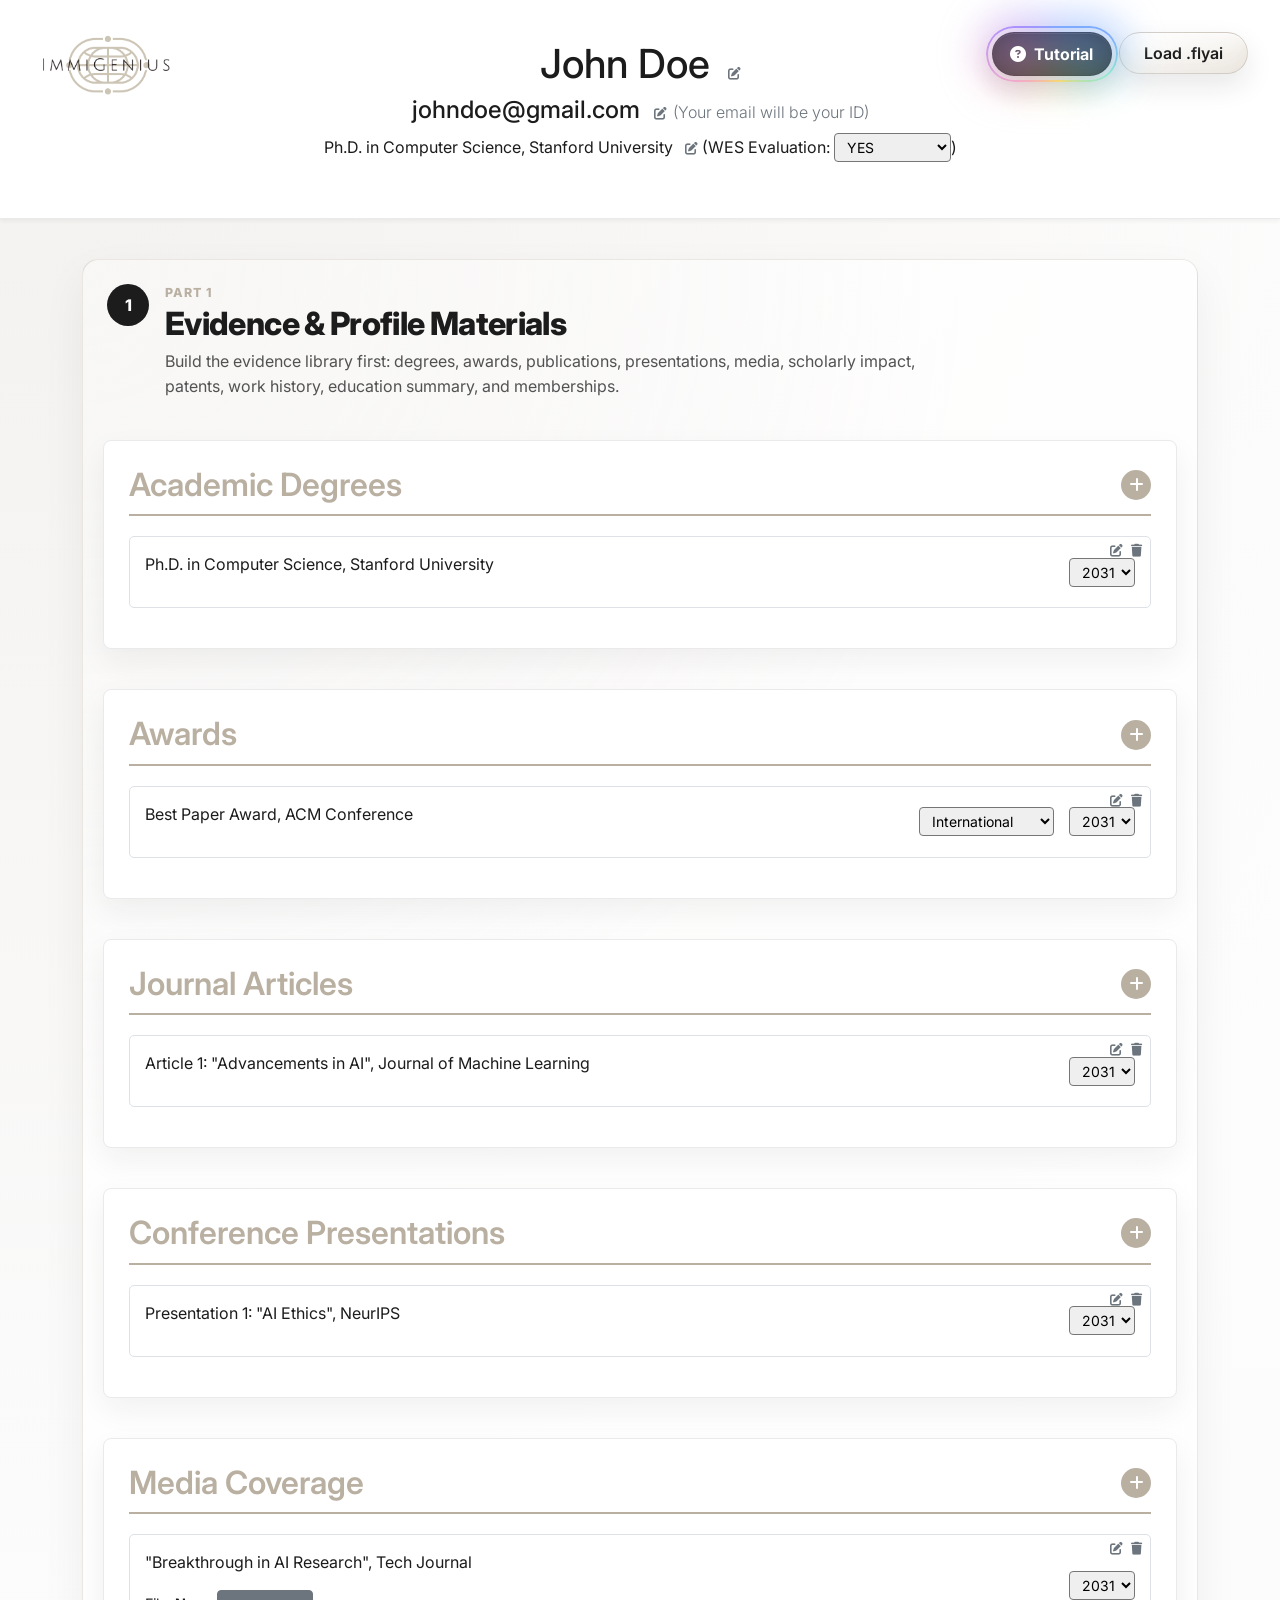
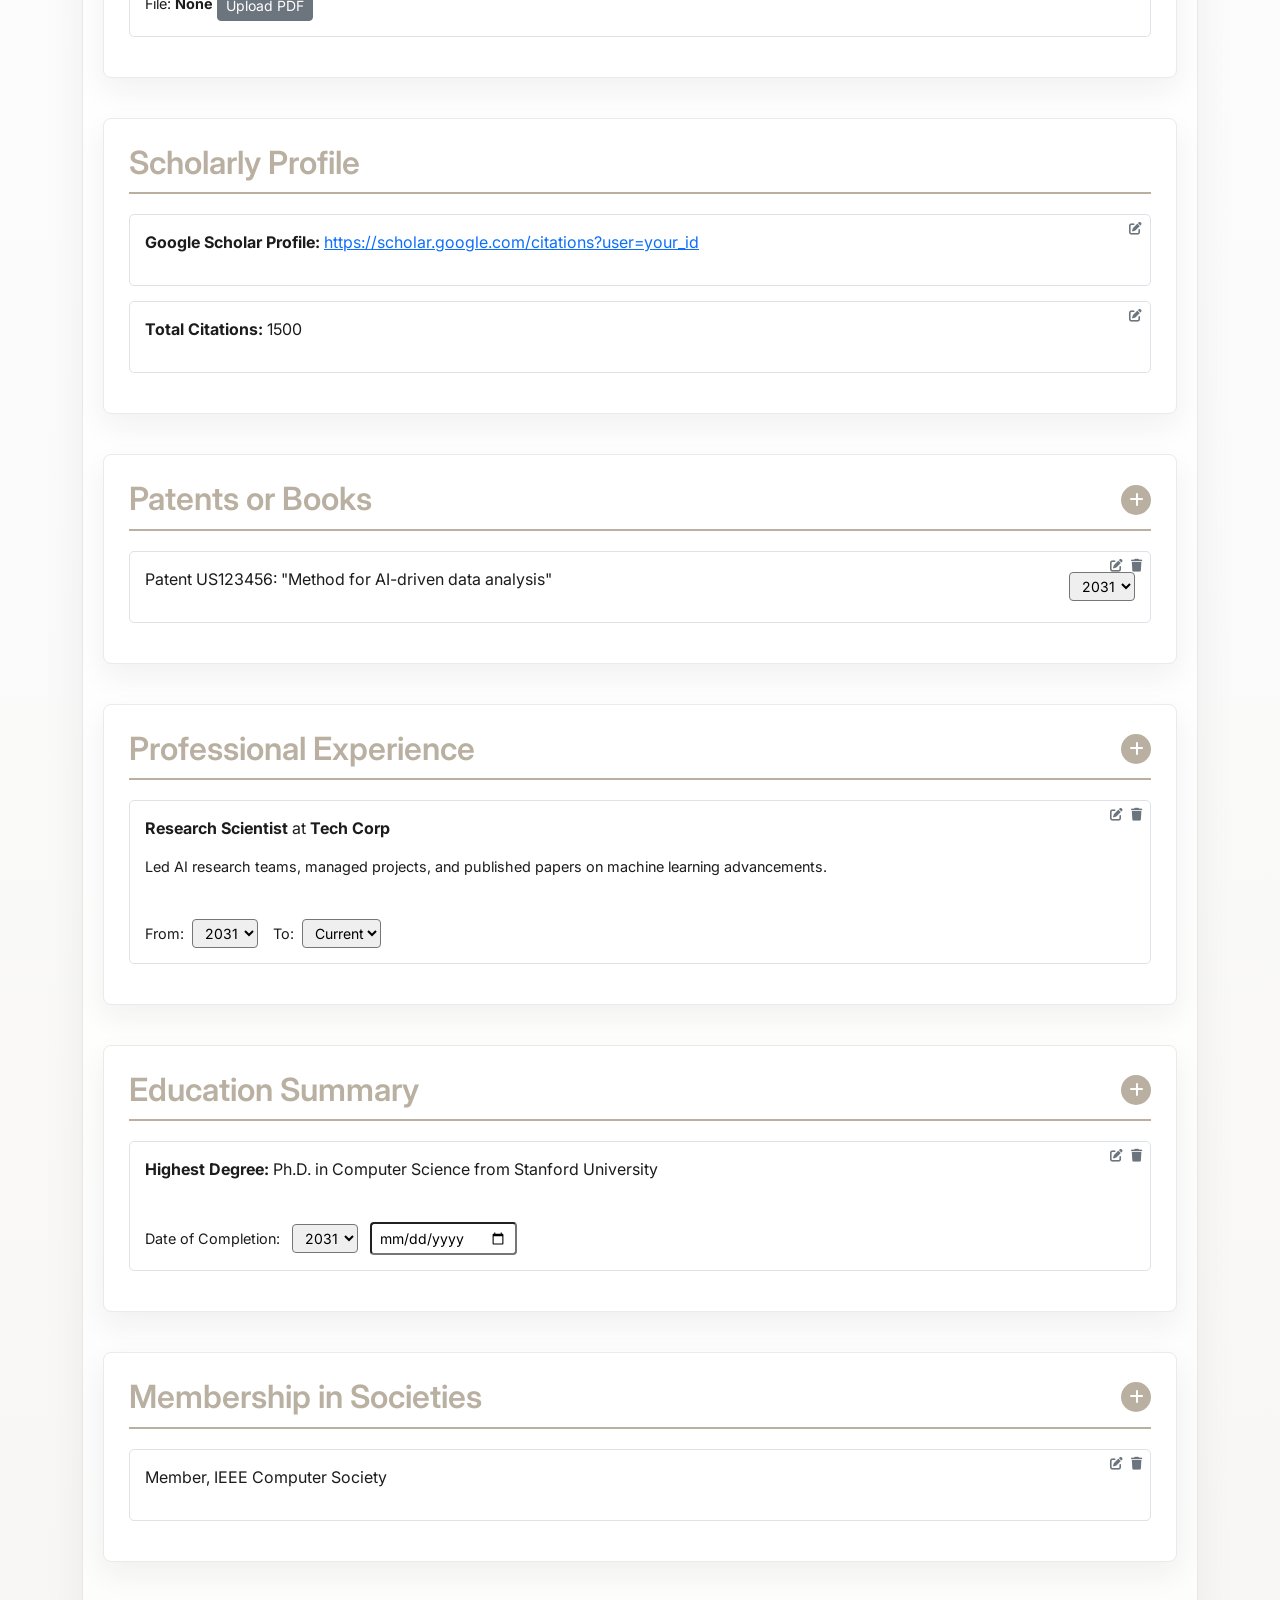
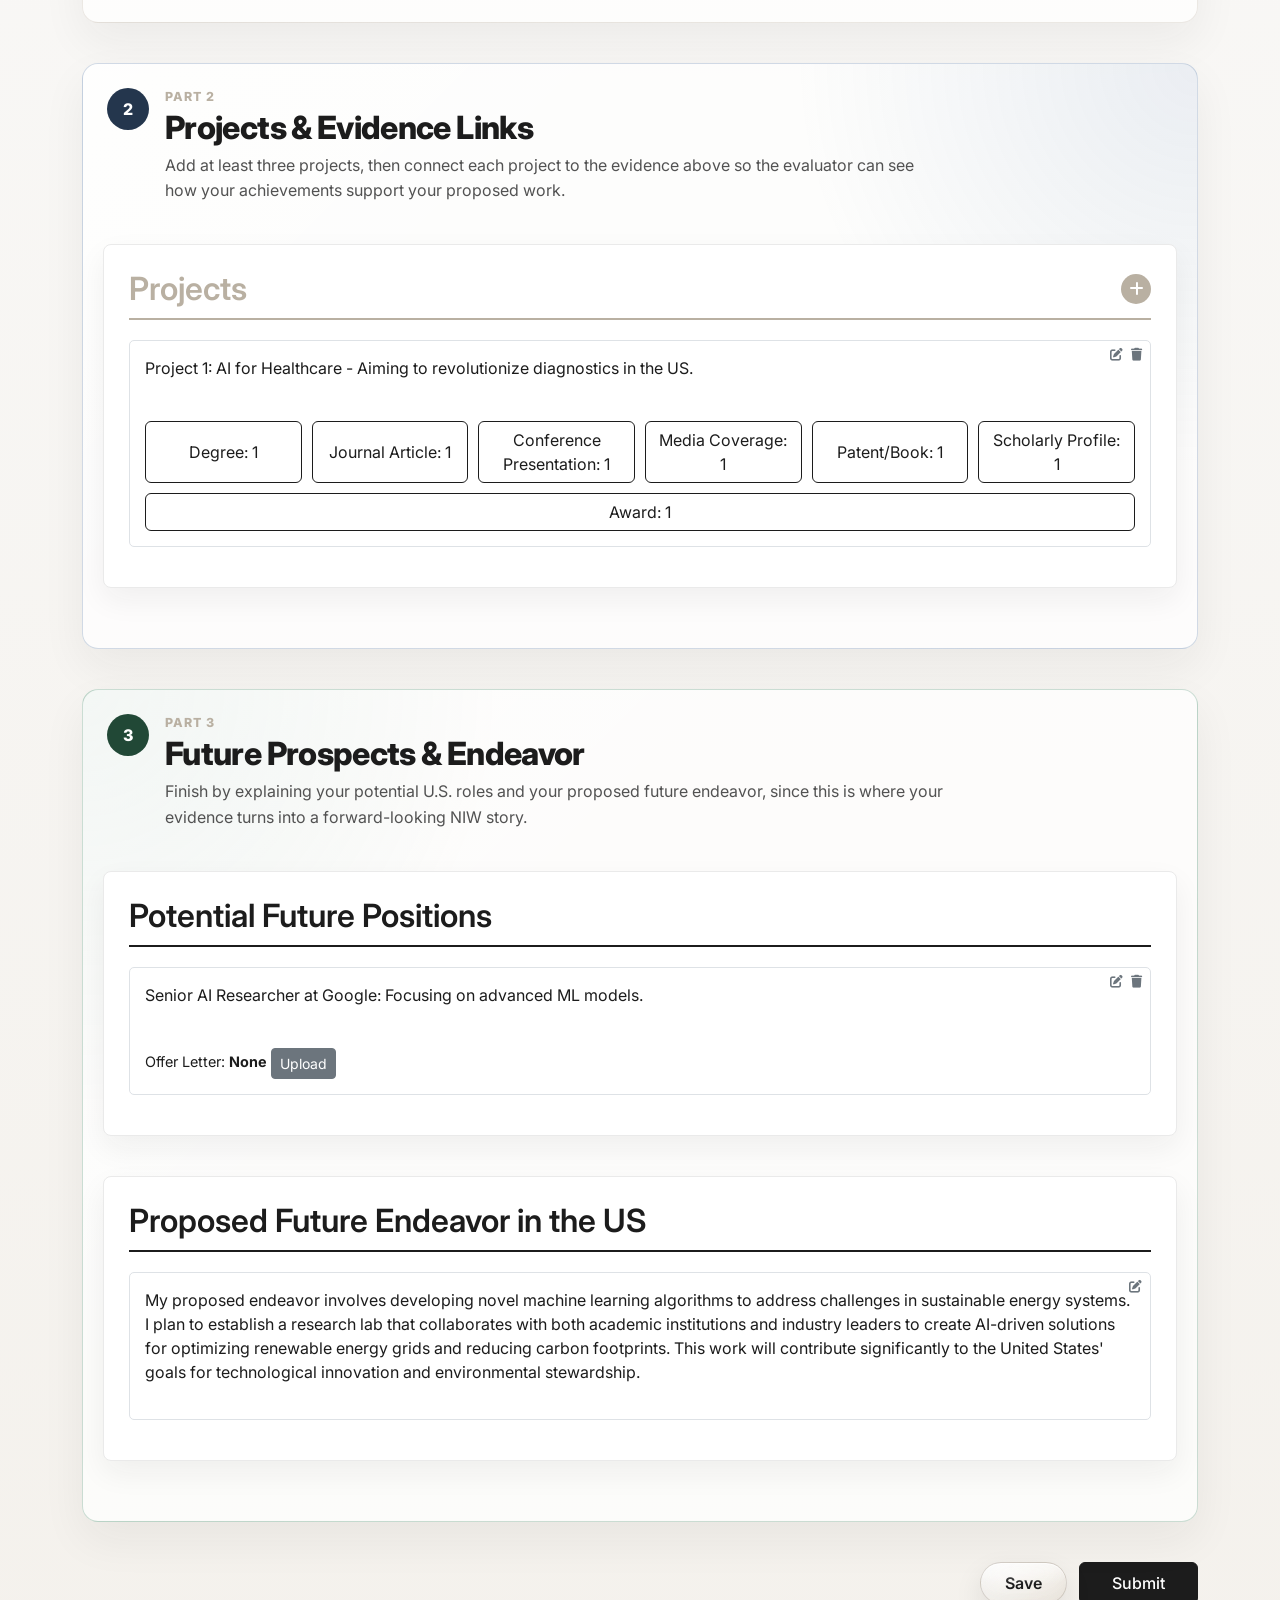
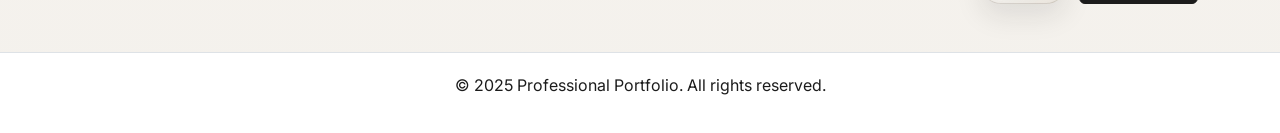
<file: pages/intake/portfolio-ipad-not-working.html>
<!DOCTYPE html>
<html lang="en">
  <head>
    <meta charset="UTF-8" />
    <meta name="viewport" content="width=device-width, initial-scale=1.0" />
    <title>Professional Portfolio</title>
    <link
      href="https://cdn.jsdelivr.net/npm/bootstrap@5.3.0/dist/css/bootstrap.min.css"
      rel="stylesheet"
    />
    <link
      href="https://cdnjs.cloudflare.com/ajax/libs/font-awesome/6.4.0/css/all.min.css"
      rel="stylesheet"
    />
    <link rel="preconnect" href="https://fonts.googleapis.com" />
    <link rel="preconnect" href="https://fonts.gstatic.com" crossorigin />
    <link
      href="https://fonts.googleapis.com/css2?family=Inter:wght@400;500;600;700&display=swap"
      rel="stylesheet"
    />

    <style>
      /* CHANGED: Define new color variables for easy management */
      :root {
        --primary-taupe: #b9b0a2;
        --dark-charcoal: #1c1c1c;
        --text-secondary: #525252;
        --background-light: #fbfbfb;
        --border-color: #eaeaea;
        --tour-accent: #6f6253;
        --tour-accent-soft: #f3eee7;
      }

      #spinnerOverlay {
        position: fixed;
        top: 0;
        left: 0;
        width: 100vw;
        height: 100vh;
        background-color: rgba(0, 0, 0, 0.6);
        display: flex;
        align-items: center;
        justify-content: center;
        z-index: 9999;
        display: none;
      }
      iframe {
        width: 100%;
        height: 150px;
        border: 1px solid #ccc;
        border-radius: 10px;
      }
      body {
        /* CHANGED: Updated font, background, and text color */
        font-family: "Inter", sans-serif;
        background:
          radial-gradient(circle at top left, rgba(185, 176, 162, 0.18), transparent 32%),
          linear-gradient(180deg, #ffffff 0%, var(--background-light) 42%, #f4f1ec 100%);
        color: var(--dark-charcoal);
      }
      .header {
        background-color: #ffffff;
        color: var(--dark-charcoal);
        padding: 40px 20px;
        text-align: center;
        border-bottom: 1px solid var(--border-color);
        box-shadow: 0 2px 4px rgba(0, 0, 0, 0.05);
      }
      .section {
        margin: 40px 0;
        padding: 25px;
        background: #ffffff;
        border-radius: 8px;
        box-shadow: 0 12px 30px rgba(28, 28, 28, 0.06);
        border: 1px solid var(--border-color);
        scroll-margin-top: 96px;
        transition:
          border-color 0.2s ease,
          box-shadow 0.2s ease,
          transform 0.2s ease;
      }
      .portfolio-part {
        position: relative;
        margin: 2.5rem 0;
        padding: 1.25rem;
        border: 1px solid rgba(185, 176, 162, 0.28);
        border-radius: 16px;
        background: rgba(255, 255, 255, 0.56);
        box-shadow: 0 18px 45px rgba(28, 28, 28, 0.06);
      }
      .portfolio-part::before {
        content: "";
        position: absolute;
        inset: 0;
        border-radius: inherit;
        pointer-events: none;
        background: linear-gradient(135deg, rgba(255, 255, 255, 0.55), transparent 42%);
      }
      .portfolio-part > * {
        position: relative;
        z-index: 1;
      }
      .portfolio-part-header {
        display: flex;
        align-items: flex-start;
        gap: 1rem;
        padding: 0.25rem 0.25rem 0;
        margin-bottom: 0.25rem;
      }
      .portfolio-part-number {
        display: inline-flex;
        align-items: center;
        justify-content: center;
        width: 42px;
        height: 42px;
        border-radius: 50%;
        flex: 0 0 42px;
        background: var(--dark-charcoal);
        color: #ffffff;
        font-weight: 800;
      }
      .portfolio-part-kicker {
        margin: 0 0 0.15rem;
        color: var(--primary-taupe);
        font-size: 0.78rem;
        font-weight: 800;
        letter-spacing: 0.08em;
        text-transform: uppercase;
      }
      .portfolio-part-title {
        margin: 0;
        color: var(--dark-charcoal);
        font-size: clamp(1.45rem, 3vw, 2rem);
        font-weight: 800;
        letter-spacing: -0.02em;
      }
      .portfolio-part-copy {
        margin: 0.35rem 0 0;
        color: var(--text-secondary);
        line-height: 1.6;
        max-width: 780px;
      }
      .portfolio-part-evidence {
        background:
          radial-gradient(circle at top left, rgba(185, 176, 162, 0.18), transparent 28%),
          rgba(255, 255, 255, 0.72);
      }
      .portfolio-part-projects {
        border-color: rgba(95, 127, 168, 0.28);
        background:
          radial-gradient(circle at top right, rgba(95, 127, 168, 0.12), transparent 32%),
          rgba(255, 255, 255, 0.72);
      }
      .portfolio-part-projects .portfolio-part-number {
        background: #24364d;
      }
      .portfolio-part-future {
        border-color: rgba(44, 122, 86, 0.24);
        background:
          radial-gradient(circle at top left, rgba(44, 122, 86, 0.11), transparent 30%),
          rgba(255, 255, 255, 0.72);
      }
      .portfolio-part-future .portfolio-part-number {
        background: #214836;
      }
      .section:hover {
        border-color: rgba(185, 176, 162, 0.65);
        box-shadow: 0 16px 36px rgba(28, 28, 28, 0.08);
      }
      .section h2 {
        /* CHANGED: New color for section titles */
        border-bottom: 2px solid var(--primary-taupe);
        padding-bottom: 10px;
        margin-bottom: 20px;
        display: flex;
        justify-content: space-between;
        align-items: center;
        color: var(--primary-taupe);
        font-weight: 600;
      }
      .section-final h2 {
        /* CHANGED: Contrasting color for final two sections */
        border-bottom-color: var(--dark-charcoal);
        color: var(--dark-charcoal);
      }
      .edit-btn,
      .delete-btn {
        font-size: 0.8rem;
        cursor: pointer;
        margin-left: 8px;
        color: #6c757d;
      }
      .edit-btn:hover {
        /* CHANGED: Hover color */
        color: var(--dark-charcoal);
      }
      .delete-btn:hover {
        color: #dc3545;
      }
      .add-btn {
        /* CHANGED: New color for the add button */
        background-color: var(--primary-taupe);
        color: white;
        border: none;
        width: 30px;
        height: 30px;
        border-radius: 50%;
        cursor: pointer;
        display: flex;
        justify-content: center;
        align-items: center;
        font-size: 1rem;
        transition: background-color 0.2s;
      }
      .add-btn:hover {
        /* CHANGED: Darker hover state */
        background-color: #a39a8e;
      }
      .item {
        margin-bottom: 15px;
        padding: 15px;
        border: 1px solid #dee2e6;
        border-radius: 5px;
        position: relative;
        display: flex;
        align-items: center;
        gap: 15px;
        flex-wrap: wrap;
      }
      .item-controls {
        position: absolute;
        top: 8px;
        right: 8px;
        display: flex;
      }
      .editable {
        outline: none;
        flex-grow: 1;
      }
      .editable:focus {
        /* CHANGED: Focus color */
        border-bottom: 1px dashed var(--primary-taupe);
      }
      .connections {
        margin-top: 10px;
        display: flex;
        flex-wrap: wrap;
        gap: 10px;
      }
      .connect-btn {
        flex: 1;
        min-width: 150px;
        /* CHANGED: Button theme */
        border-color: var(--dark-charcoal);
        color: var(--dark-charcoal);
      }
      .connect-btn:hover {
        /* CHANGED: Button hover theme */
        background-color: var(--dark-charcoal);
        color: white;
      }
      .tutorial-button {
        display: none;
      }
      .tutorial-panel,
      .tutorial-backdrop {
        display: none;
      }
      .tutorial-highlight {
        border-color: var(--tour-accent) !important;
        box-shadow:
          0 0 0 4px rgba(185, 176, 162, 0.32),
          0 22px 54px rgba(28, 28, 28, 0.14) !important;
        transform: translateY(-2px);
      }
      /* ADDED: Style for main submit button */
      .btn-submit {
        background-color: var(--dark-charcoal);
        color: white;
        border: 1px solid var(--dark-charcoal);
        padding: 0.5rem 2rem;
        font-weight: 500;
        transition: background-color 0.2s ease;
      }
      .btn-submit:hover {
        background-color: #333;
        color: white;
      }
      .btn-save,
      .btn-load {
        position: relative;
        overflow: hidden;
        border: 1px solid rgba(111, 98, 83, 0.28);
        background:
          linear-gradient(135deg, rgba(255, 255, 255, 0.78), rgba(235, 228, 217, 0.58)),
          rgba(255, 255, 255, 0.38);
        color: var(--dark-charcoal);
        padding: 0.5rem 1.5rem;
        font-weight: 600;
        border-radius: 999px;
        box-shadow:
          inset 0 1px 0 rgba(255, 255, 255, 0.72),
          inset 0 -10px 22px rgba(111, 98, 83, 0.08),
          0 12px 28px rgba(28, 28, 28, 0.1);
        backdrop-filter: blur(14px) saturate(1.05);
        -webkit-backdrop-filter: blur(14px) saturate(1.05);
        transition:
          border-color 0.18s ease,
          box-shadow 0.18s ease,
          transform 0.18s ease,
          background-color 0.18s ease;
      }
      .btn-save::before,
      .btn-load::before {
        content: "";
        position: absolute;
        inset: 1px 1px auto;
        height: 48%;
        border-radius: inherit;
        background: linear-gradient(180deg, rgba(255, 255, 255, 0.52), transparent);
        pointer-events: none;
      }
      .btn-save:hover,
      .btn-load:hover {
        background:
          linear-gradient(135deg, rgba(255, 255, 255, 0.86), rgba(226, 216, 202, 0.68)),
          rgba(255, 255, 255, 0.5);
        border-color: rgba(111, 98, 83, 0.42);
        color: var(--dark-charcoal);
        box-shadow:
          inset 0 1px 0 rgba(255, 255, 255, 0.78),
          inset 0 -10px 22px rgba(111, 98, 83, 0.1),
          0 16px 34px rgba(28, 28, 28, 0.13);
        transform: translateY(-1px);
      }
      .btn-save:focus-visible,
      .btn-load:focus-visible {
        outline: none;
        box-shadow:
          0 0 0 4px rgba(185, 176, 162, 0.3),
          inset 0 1px 0 rgba(255, 255, 255, 0.78),
          0 16px 34px rgba(28, 28, 28, 0.13);
      }
      .portfolio-actions {
        gap: 0.75rem;
        align-items: center;
        flex-wrap: wrap;
      }
      .load-button-floating {
        position: fixed;
        top: 2rem;
        right: 2rem;
        z-index: 1050;
      }
      .load-status {
        min-height: 1.5rem;
        color: var(--text-secondary);
        font-size: 0.95rem;
      }
      .toast-stack {
        position: fixed;
        left: 1.5rem;
        bottom: 1.5rem;
        z-index: 2000;
        display: flex;
        flex-direction: column;
        gap: 0.75rem;
      }
      .toast-card {
        min-width: 280px;
        max-width: 360px;
        background: rgba(28, 28, 28, 0.96);
        color: #fff;
        border-radius: 14px;
        box-shadow: 0 14px 40px rgba(0, 0, 0, 0.28);
        padding: 0.95rem 1rem;
        border-left: 4px solid var(--primary-taupe);
        opacity: 0;
        transform: translateY(18px);
        transition: opacity 0.25s ease, transform 0.25s ease;
      }
      .toast-card.show {
        opacity: 1;
        transform: translateY(0);
      }
      .toast-card.toast-success {
        border-left-color: #12b76a;
      }
      .toast-card.toast-error {
        border-left-color: #f04438;
      }
      .toast-card.toast-info {
        border-left-color: #7c8aa5;
      }
      .otp-card .modal-content {
        border: none;
        border-radius: 18px;
        box-shadow: 0 24px 60px rgba(0, 0, 0, 0.2);
      }
      .otp-card .modal-header {
        border-bottom: none;
        padding-bottom: 0;
      }
      .otp-card .modal-body {
        padding-top: 0.5rem;
      }
      .otp-card .otp-input {
        letter-spacing: 0.45rem;
        font-size: 1.2rem;
        font-weight: 600;
        text-align: center;
      }
      .offer-letter,
      .experience-dates,
      .education-date {
        margin-top: 10px;
        font-size: 0.9rem;
      }
      .experience-dates {
        display: flex;
        gap: 15px;
        align-items: center;
      }
      .file-name {
        font-weight: bold;
      }
      footer {
        text-align: center;
        padding: 20px;
        background: #ffffff;
        border-top: 1px solid #dee2e6;
        margin-top: 40px;
      }
      @media (max-width: 1024px) {
        img[alt="Logo"] {
          display: none !important;
        }
      }
      @media (min-width: 769px) {
        .tutorial-button {
          position: fixed;
          top: 2rem;
          right: 10.5rem;
          z-index: 1051;
          display: inline-flex;
          align-items: center;
          gap: 0.5rem;
          isolation: isolate;
          border: 1px solid rgba(28, 28, 28, 0.84);
          border-radius: 999px;
          background: rgba(28, 28, 28, 0.96);
          color: #ffffff;
          padding: 0.55rem 1.1rem;
          font-weight: 700;
          box-shadow:
            0 12px 28px rgba(28, 28, 28, 0.2),
            inset 0 1px 0 rgba(255, 255, 255, 0.12);
        }
        .tutorial-button:hover,
        .tutorial-button:focus {
          background: #262626;
          color: #ffffff;
        }
        .tutorial-button::before,
        .tutorial-button::after {
          content: "";
          position: absolute;
          pointer-events: none;
          border-radius: inherit;
        }
        .tutorial-button::before {
          inset: -7px;
          z-index: -2;
          background: conic-gradient(
            from 18deg,
            #7aa7ff 0deg,
            #7aa7ff 54deg,
            #8fe8cf 92deg,
            #f7d774 148deg,
            #f0a7c7 214deg,
            #a78bfa 286deg,
            #7aa7ff 360deg
          );
          opacity: 0;
          padding: 2px;
          mask:
            linear-gradient(#000 0 0) content-box,
            linear-gradient(#000 0 0);
          -webkit-mask:
            linear-gradient(#000 0 0) content-box,
            linear-gradient(#000 0 0);
          mask-composite: exclude;
          -webkit-mask-composite: xor;
          filter: saturate(1.08);
        }
        .tutorial-button::after {
          inset: -18px;
          z-index: -3;
          background: conic-gradient(
            from 18deg,
            rgba(122, 167, 255, 0.5) 0deg,
            rgba(122, 167, 255, 0.46) 58deg,
            rgba(143, 232, 207, 0.4) 104deg,
            rgba(247, 215, 116, 0.38) 160deg,
            rgba(240, 167, 199, 0.42) 230deg,
            rgba(167, 139, 250, 0.5) 304deg,
            rgba(122, 167, 255, 0.5) 360deg
          );
          opacity: 0;
          filter: blur(18px);
        }
        .tutorial-button.is-highlighted {
          animation: tutorialSettle 1.8s ease-in-out 3;
        }
        .tutorial-button.is-highlighted::before {
          opacity: 0.92;
          animation: tutorialColorGlow 2.2s ease-in-out infinite;
        }
        .tutorial-button.is-highlighted::after {
          opacity: 1;
          animation: tutorialGlow 1.8s ease-in-out infinite;
        }
        .tutorial-backdrop.is-active {
          position: fixed;
          inset: 0;
          z-index: 1200;
          display: block;
          pointer-events: none;
          background: rgba(28, 28, 28, 0.08);
        }
        .tutorial-panel.is-active {
          position: fixed;
          top: 6rem;
          right: 2rem;
          z-index: 1201;
          display: block;
          width: min(380px, calc(100vw - 4rem));
          border: 1px solid rgba(111, 98, 83, 0.28);
          border-radius: 8px;
          background: rgba(255, 255, 255, 0.98);
          box-shadow: 0 24px 70px rgba(28, 28, 28, 0.22);
          overflow: hidden;
        }
        .tutorial-panel-header {
          display: flex;
          align-items: center;
          justify-content: space-between;
          gap: 1rem;
          padding: 1rem 1.1rem;
          background: linear-gradient(135deg, #f8f4ee, #eee4d8);
          border-bottom: 1px solid rgba(111, 98, 83, 0.16);
        }
        .tutorial-panel-title {
          margin: 0;
          font-size: 1rem;
          font-weight: 800;
          color: var(--dark-charcoal);
        }
        .tutorial-close {
          border: 0;
          background: transparent;
          color: var(--dark-charcoal);
          width: 34px;
          height: 34px;
          border-radius: 50%;
        }
        .tutorial-close:hover {
          background: rgba(28, 28, 28, 0.08);
        }
        .tutorial-panel-body {
          padding: 1.1rem;
        }
        .tutorial-step-count {
          margin-bottom: 0.45rem;
          color: var(--tour-accent);
          font-size: 0.82rem;
          font-weight: 800;
          text-transform: uppercase;
          letter-spacing: 0.04em;
        }
        .tutorial-step-heading {
          margin: 0 0 0.65rem;
          color: var(--dark-charcoal);
          font-size: 1.12rem;
          font-weight: 800;
        }
        .tutorial-step-copy {
          margin: 0;
          color: var(--text-secondary);
          line-height: 1.6;
          font-size: 0.96rem;
        }
        .tutorial-chip-list {
          display: flex;
          flex-wrap: wrap;
          gap: 0.45rem;
          margin-top: 0.85rem;
        }
        .tutorial-chip {
          border-radius: 999px;
          background: var(--tour-accent-soft);
          border: 1px solid rgba(111, 98, 83, 0.18);
          color: var(--dark-charcoal);
          padding: 0.32rem 0.62rem;
          font-size: 0.78rem;
          font-weight: 700;
        }
        .tutorial-panel-footer {
          display: flex;
          justify-content: space-between;
          gap: 0.75rem;
          padding: 0 1.1rem 1.1rem;
        }
        .tutorial-nav-group {
          display: flex;
          gap: 0.5rem;
        }
        .tutorial-action {
          min-height: 38px;
          border-radius: 999px;
          font-weight: 700;
        }
        @keyframes tutorialColorGlow {
          0%,
          100% {
            filter: saturate(1.06) brightness(1);
            opacity: 0.86;
          }
          35% {
            filter: saturate(1.35) brightness(1.16);
            opacity: 1;
          }
          70% {
            filter: saturate(1.22) brightness(1.1);
            opacity: 0.94;
          }
        }
        @keyframes tutorialGlow {
          0%,
          100% {
            opacity: 0.62;
            transform: scale(0.98);
          }
          50% {
            opacity: 0.96;
            transform: scale(1.08);
          }
        }
        @keyframes tutorialSettle {
          0%,
          100% {
            box-shadow:
              0 12px 28px rgba(28, 28, 28, 0.2),
              inset 0 1px 0 rgba(255, 255, 255, 0.12);
            transform: translateY(0);
          }
          50% {
            box-shadow:
              0 14px 34px rgba(28, 28, 28, 0.24),
              inset 0 1px 0 rgba(255, 255, 255, 0.16);
            transform: translateY(-1px);
          }
        }
      }
      @media (max-width: 768px) {
        .load-button-floating {
          top: 1rem;
          right: 1rem;
        }
        .tutorial-button {
          position: fixed;
          top: 1rem;
          left: 1rem;
          z-index: 1051;
          display: inline-flex;
          align-items: center;
          gap: 0.45rem;
          isolation: isolate;
          border: 1px solid rgba(28, 28, 28, 0.84);
          border-radius: 999px;
          background: rgba(28, 28, 28, 0.96);
          color: #ffffff;
          padding: 0.5rem 0.9rem;
          font-size: 0.92rem;
          font-weight: 700;
          box-shadow:
            0 12px 28px rgba(28, 28, 28, 0.2),
            inset 0 1px 0 rgba(255, 255, 255, 0.12);
        }
        .tutorial-button::before,
        .tutorial-button::after {
          content: "";
          position: absolute;
          pointer-events: none;
          border-radius: inherit;
        }
        .tutorial-button::before {
          inset: -6px;
          z-index: -2;
          background: conic-gradient(
            from 18deg,
            #7aa7ff 0deg,
            #7aa7ff 54deg,
            #8fe8cf 92deg,
            #f7d774 148deg,
            #f0a7c7 214deg,
            #a78bfa 286deg,
            #7aa7ff 360deg
          );
          opacity: 0;
          padding: 2px;
          mask:
            linear-gradient(#000 0 0) content-box,
            linear-gradient(#000 0 0);
          -webkit-mask:
            linear-gradient(#000 0 0) content-box,
            linear-gradient(#000 0 0);
          mask-composite: exclude;
          -webkit-mask-composite: xor;
          filter: saturate(1.08);
        }
        .tutorial-button::after {
          inset: -14px;
          z-index: -3;
          background: conic-gradient(
            from 18deg,
            rgba(122, 167, 255, 0.5) 0deg,
            rgba(122, 167, 255, 0.46) 58deg,
            rgba(143, 232, 207, 0.4) 104deg,
            rgba(247, 215, 116, 0.38) 160deg,
            rgba(240, 167, 199, 0.42) 230deg,
            rgba(167, 139, 250, 0.5) 304deg,
            rgba(122, 167, 255, 0.5) 360deg
          );
          opacity: 0;
          filter: blur(16px);
        }
        .tutorial-button.is-highlighted {
          animation: tutorialSettle 1.8s ease-in-out 3;
        }
        .tutorial-button.is-highlighted::before {
          opacity: 0.92;
          animation: tutorialColorGlow 2.2s ease-in-out infinite;
        }
        .tutorial-button.is-highlighted::after {
          opacity: 1;
          animation: tutorialGlow 1.8s ease-in-out infinite;
        }
        .tutorial-backdrop.is-active {
          position: fixed;
          inset: 0;
          z-index: 1200;
          display: block;
          background: rgba(28, 28, 28, 0.22);
        }
        .tutorial-panel.is-active {
          position: fixed;
          left: 0.75rem;
          right: 0.75rem;
          bottom: 0.75rem;
          z-index: 1201;
          display: block;
          max-height: min(78vh, 560px);
          border: 1px solid rgba(111, 98, 83, 0.28);
          border-radius: 14px;
          background: rgba(255, 255, 255, 0.98);
          box-shadow: 0 24px 70px rgba(28, 28, 28, 0.24);
          overflow: auto;
        }
        .tutorial-panel-header {
          display: flex;
          align-items: center;
          justify-content: space-between;
          gap: 1rem;
          padding: 0.95rem 1rem;
          background: linear-gradient(135deg, #f8f4ee, #eee4d8);
          border-bottom: 1px solid rgba(111, 98, 83, 0.16);
        }
        .tutorial-panel-title {
          margin: 0;
          font-size: 1rem;
          font-weight: 800;
          color: var(--dark-charcoal);
        }
        .tutorial-close {
          border: 0;
          background: transparent;
          color: var(--dark-charcoal);
          width: 34px;
          height: 34px;
          border-radius: 50%;
        }
        .tutorial-panel-body {
          padding: 1rem;
        }
        .tutorial-step-count {
          margin-bottom: 0.45rem;
          color: var(--tour-accent);
          font-size: 0.78rem;
          font-weight: 800;
          text-transform: uppercase;
          letter-spacing: 0.04em;
        }
        .tutorial-step-heading {
          margin: 0 0 0.6rem;
          color: var(--dark-charcoal);
          font-size: 1.05rem;
          font-weight: 800;
        }
        .tutorial-step-copy {
          margin: 0;
          color: var(--text-secondary);
          line-height: 1.55;
          font-size: 0.93rem;
        }
        .tutorial-chip-list {
          display: flex;
          flex-wrap: wrap;
          gap: 0.4rem;
          margin-top: 0.8rem;
        }
        .tutorial-chip {
          border-radius: 999px;
          background: var(--tour-accent-soft);
          border: 1px solid rgba(111, 98, 83, 0.18);
          color: var(--dark-charcoal);
          padding: 0.3rem 0.55rem;
          font-size: 0.76rem;
          font-weight: 700;
        }
        .tutorial-panel-footer {
          display: flex;
          justify-content: space-between;
          gap: 0.6rem;
          padding: 0 1rem 1rem;
        }
        .tutorial-nav-group {
          display: flex;
          gap: 0.45rem;
        }
        .tutorial-action {
          min-height: 38px;
          border-radius: 999px;
          font-weight: 700;
          padding-inline: 0.8rem;
        }
        .toast-stack {
          left: 1rem;
          right: 1rem;
          bottom: 1rem;
        }
        .toast-card {
          max-width: none;
          min-width: 0;
        }
        .portfolio-part {
          margin: 1.75rem 0;
          padding: 1rem;
          border-radius: 14px;
        }
        .portfolio-part-header {
          gap: 0.8rem;
        }
        .portfolio-part-number {
          width: 36px;
          height: 36px;
          flex-basis: 36px;
        }
      }
    </style>
  </head>
  <!-- Google tag (gtag.js) -->
  <script
    async
    src="https://www.googletagmanager.com/gtag/js?id=G-R65K06V97N"
  ></script>
  <script src="../../assets/js/app-config.js"></script>
  <script>
    window.dataLayer = window.dataLayer || [];
    function gtag() {
      dataLayer.push(arguments);
    }
    gtag("js", new Date());

    gtag("config", "G-R65K06V97N");
  </script>
  <body>
    <img
      src="../../assets/images/immigenius-logo.png"
      alt="Logo"
      style="
        position: absolute;
        top: 2rem;
        left: 2rem;
        width: 150px;
        height: auto;
      "
    />
    <button type="button" class="btn btn-load load-button-floating" id="loadPortfolioBtn">
      Load .flyai
    </button>
    <button
      type="button"
      class="btn tutorial-button is-highlighted"
      id="tutorialButton"
      aria-haspopup="dialog"
      aria-controls="tutorialPanel"
    >
      <i class="fas fa-circle-question" aria-hidden="true"></i>
      Tutorial
    </button>
    <div class="tutorial-backdrop" id="tutorialBackdrop"></div>
    <aside
      class="tutorial-panel"
      id="tutorialPanel"
      role="dialog"
      aria-modal="false"
      aria-labelledby="tutorialTitle"
    >
      <div class="tutorial-panel-header">
        <h2 class="tutorial-panel-title" id="tutorialTitle">Portfolio Tutorial</h2>
        <button type="button" class="tutorial-close" id="tutorialCloseBtn" aria-label="Close tutorial">
          <i class="fas fa-xmark" aria-hidden="true"></i>
        </button>
      </div>
      <div class="tutorial-panel-body">
        <div class="tutorial-step-count" id="tutorialStepCount"></div>
        <h3 class="tutorial-step-heading" id="tutorialStepHeading"></h3>
        <p class="tutorial-step-copy" id="tutorialStepCopy"></p>
        <div class="tutorial-chip-list" id="tutorialChipList"></div>
      </div>
      <div class="tutorial-panel-footer">
        <button type="button" class="btn btn-outline-secondary tutorial-action" id="tutorialBackBtn">
          Back
        </button>
        <div class="tutorial-nav-group">
          <button type="button" class="btn btn-outline-dark tutorial-action" id="tutorialSkipBtn">
            Skip
          </button>
          <button type="button" class="btn btn-submit tutorial-action" id="tutorialNextBtn">
            Next
          </button>
        </div>
      </div>
    </aside>
    <form>
      <header class="header">
        <h1>
          <span id="name" class="editable" contenteditable="true"
            >John Doe</span
          >
          <i
            class="fas fa-edit edit-btn"
            onclick="document.getElementById('name').focus();"
          ></i>
        </h1>
        <h4>
          <span id="email" class="editable" contenteditable="true"
            >johndoe@gmail.com</span
          >
          <i
            class="fas fa-edit edit-btn"
            onclick="document.getElementById('email').focus();"
          ></i>
          <span class="fs-6 text-secondary lead"
            >(Your email will be your ID)</span
          >
        </h4>
        <p>
          <span id="degree" class="editable" contenteditable="true"
            >Ph.D. in Computer Science, Stanford University</span
          >
          <i
            class="fas fa-edit edit-btn"
            onclick="document.getElementById('degree').focus();"
          ></i>
          (WES Evaluation:
          <select id="wes" class="form-select-sm">
            <option value="YES" selected>YES</option>
            <option value="NO">NO</option>
            <option value="NotRequired">Not Required</option></select
          >)
        </p>
      </header>

      <div class="container">
        <div class="portfolio-part portfolio-part-evidence" id="evidence-part">
          <div class="portfolio-part-header">
            <span class="portfolio-part-number">1</span>
            <div>
              <p class="portfolio-part-kicker">Part 1</p>
              <h2 class="portfolio-part-title">Evidence & Profile Materials</h2>
              <p class="portfolio-part-copy">
                Build the evidence library first: degrees, awards, publications,
                presentations, media, scholarly impact, patents, work history,
                education summary, and memberships.
              </p>
            </div>
          </div>
        <section class="section" id="degrees-section">
          <h2>
            Academic Degrees
            <button class="add-btn" type="button" onclick="addDegree()">
              <i class="fas fa-plus"></i>
            </button>
          </h2>
          <div id="degrees-list">
            <div class="item">
              <p class="editable" contenteditable="true">
                Ph.D. in Computer Science, Stanford University
              </p>
              <select class="year-select form-select-sm"></select>
              <div class="item-controls">
                <i class="fas fa-edit edit-btn" title="Edit"></i>
                <i class="fas fa-trash delete-btn" title="Delete"></i>
              </div>
            </div>
          </div>
        </section>

        <section class="section" id="awards-section">
          <h2>
            Awards
            <button class="add-btn" type="button" onclick="addAward()">
              <i class="fas fa-plus"></i>
            </button>
          </h2>
          <div id="awards-list">
            <div class="item">
              <p class="editable" contenteditable="true">
                Best Paper Award, ACM Conference
              </p>
              <select class="award-type-select form-select-sm">
                <option value="International" selected>International</option>
                <option value="National US">National (US)</option>
                <option value="National Other">National (Other)</option>
              </select>
              <select class="year-select form-select-sm"></select>
              <div class="item-controls">
                <i class="fas fa-edit edit-btn" title="Edit"></i>
                <i class="fas fa-trash delete-btn" title="Delete"></i>
              </div>
            </div>
          </div>
        </section>

        <section class="section" id="journals-section">
          <h2>
            Journal Articles
            <button class="add-btn" type="button" onclick="addJournal()">
              <i class="fas fa-plus"></i>
            </button>
          </h2>
          <div id="journals-list">
            <div class="item">
              <p class="editable" contenteditable="true">
                Article 1: "Advancements in AI", Journal of Machine Learning
              </p>
              <select class="year-select form-select-sm"></select>
              <div class="item-controls">
                <i class="fas fa-edit edit-btn" title="Edit"></i>
                <i class="fas fa-trash delete-btn" title="Delete"></i>
              </div>
            </div>
          </div>
        </section>

        <section class="section" id="conferences-section">
          <h2>
            Conference Presentations
            <button class="add-btn" type="button" onclick="addConference()">
              <i class="fas fa-plus"></i>
            </button>
          </h2>
          <div id="conferences-list">
            <div class="item">
              <p class="editable" contenteditable="true">
                Presentation 1: "AI Ethics", NeurIPS
              </p>
              <select class="year-select form-select-sm"></select>
              <div class="item-controls">
                <i class="fas fa-edit edit-btn" title="Edit"></i>
                <i class="fas fa-trash delete-btn" title="Delete"></i>
              </div>
            </div>
          </div>
        </section>

        <section class="section" id="media-coverage-section">
          <h2>
            Media Coverage
            <button class="add-btn" type="button" onclick="addMediaCoverage()">
              <i class="fas fa-plus"></i>
            </button>
          </h2>
          <div id="media_coverage-list">
            <div class="item">
              <div class="flex-grow-1">
                <p class="editable" contenteditable="true">
                  "Breakthrough in AI Research", Tech Journal
                </p>
                <div class="offer-letter">
                  File: <span class="file-name">None</span>
                  <button
                    type="button"
                    class="btn btn-sm btn-secondary upload-btn"
                  >
                    Upload PDF
                  </button>
                  <input
                    type="file"
                    class="offer-file"
                    style="display: none"
                    accept=".pdf"
                  />
                </div>
              </div>
              <select class="year-select form-select-sm"></select>
              <div class="item-controls">
                <i class="fas fa-edit edit-btn" title="Edit"></i>
                <i class="fas fa-trash delete-btn" title="Delete"></i>
              </div>
            </div>
          </div>
        </section>

        <section class="section" id="scholar-profile-section">
          <h2>Scholarly Profile</h2>
          <div id="scholar-profile-list">
            <div class="item">
              <p class="editable" contenteditable="true">
                <strong>Google Scholar Profile:</strong>
                <a href="#" contenteditable="false"
                  >https://scholar.google.com/citations?user=your_id</a
                >
              </p>
              <div class="item-controls">
                <i class="fas fa-edit edit-btn" title="Edit"></i>
              </div>
            </div>
            <div class="item">
              <p class="editable" contenteditable="true">
                <strong>Total Citations:</strong> 1500
              </p>
              <div class="item-controls">
                <i class="fas fa-edit edit-btn" title="Edit"></i>
              </div>
            </div>
          </div>
        </section>

        <section class="section" id="patents-books-section">
          <h2>
            Patents or Books
            <button class="add-btn" type="button" onclick="addPatentOrBook()">
              <i class="fas fa-plus"></i>
            </button>
          </h2>
          <div id="patents_books-list">
            <div class="item">
              <p class="editable" contenteditable="true">
                Patent US123456: "Method for AI-driven data analysis"
              </p>
              <select class="year-select form-select-sm"></select>
              <div class="item-controls">
                <i class="fas fa-edit edit-btn" title="Edit"></i>
                <i class="fas fa-trash delete-btn" title="Delete"></i>
              </div>
            </div>
          </div>
        </section>

        <section class="section" id="experience-section">
          <h2>
            Professional Experience
            <button class="add-btn" type="button" onclick="addExperience()">
              <i class="fas fa-plus"></i>
            </button>
          </h2>
          <div id="experience-list">
            <div class="item flex-column align-items-start">
              <div class="editable w-100">
                <p contenteditable="true">
                  <strong>Research Scientist</strong> at
                  <strong>Tech Corp</strong>
                </p>
                <p contenteditable="true" style="font-size: 0.9rem">
                  Led AI research teams, managed projects, and published papers
                  on machine learning advancements.
                </p>
              </div>
              <div class="experience-dates">
                <div>
                  <label class="form-label-sm me-1">From:</label>
                  <select class="year-select form-select-sm"></select>
                </div>
                <div>
                  <label class="form-label-sm me-1">To:</label>
                  <select class="year-select-current form-select-sm"></select>
                </div>
              </div>
              <div class="item-controls">
                <i class="fas fa-edit edit-btn" title="Edit"></i>
                <i class="fas fa-trash delete-btn" title="Delete"></i>
              </div>
            </div>
          </div>
        </section>

        <section class="section" id="education-summary-section">
          <h2>
            Education Summary
            <button
              class="add-btn"
              type="button"
              onclick="addEducationSummary()"
            >
              <i class="fas fa-plus"></i>
            </button>
          </h2>
          <div id="education-summary-list">
            <div class="item flex-column align-items-start">
              <p class="editable" contenteditable="true">
                <strong>Highest Degree:</strong> Ph.D. in Computer Science from
                Stanford University
              </p>
              <div class="education-date">
                <label class="form-label-sm me-2">Date of Completion:</label>
                <select class="year-select form-select-sm me-2"></select>
                <input type="date" class="form-control-sm" />
              </div>
              <div class="item-controls">
                <i class="fas fa-edit edit-btn" title="Edit"></i>
                <i class="fas fa-trash delete-btn" title="Delete"></i>
              </div>
            </div>
          </div>
        </section>

        <section class="section" id="memberships-section">
          <h2>
            Membership in Societies
            <button class="add-btn" type="button" onclick="addMembership()">
              <i class="fas fa-plus"></i>
            </button>
          </h2>
          <div id="memberships-list">
            <div class="item">
              <p class="editable" contenteditable="true">
                Member, IEEE Computer Society
              </p>
              <div class="item-controls">
                <i class="fas fa-edit edit-btn" title="Edit"></i>
                <i class="fas fa-trash delete-btn" title="Delete"></i>
              </div>
            </div>
          </div>
        </section>
        </div>

        <div class="portfolio-part portfolio-part-projects" id="projects-part">
          <div class="portfolio-part-header">
            <span class="portfolio-part-number">2</span>
            <div>
              <p class="portfolio-part-kicker">Part 2</p>
              <h2 class="portfolio-part-title">Projects & Evidence Links</h2>
              <p class="portfolio-part-copy">
                Add at least three projects, then connect each project to the
                evidence above so the evaluator can see how your achievements
                support your proposed work.
              </p>
            </div>
          </div>
        <section class="section" id="projects-section">
          <h2>
            Projects
            <button class="add-btn" type="button" onclick="addProject()">
              <i class="fas fa-plus"></i>
            </button>
          </h2>
          <div id="projects-list">
            <div
              class="item flex-column align-items-start"
              data-journals="1"
              data-conferences="1"
              data-awards="1"
              data-degrees="1"
              data-media_coverage="1"
              data-patents_books="1"
              data-scholar_profile="1"
            >
              <p class="editable" contenteditable="true">
                Project 1: AI for Healthcare - Aiming to revolutionize
                diagnostics in the US.
              </p>
              <div class="connections">
                <button
                  type="button"
                  class="btn btn-outline-dark connect-btn"
                  data-type="degrees"
                >
                  Degrees (none)
                </button>
                <button
                  type="button"
                  class="btn btn-outline-dark connect-btn"
                  data-type="journals"
                >
                  Journal Articles (none)
                </button>
                <button
                  type="button"
                  class="btn btn-outline-dark connect-btn"
                  data-type="conferences"
                >
                  Conference Presentations (none)
                </button>
                <button
                  type="button"
                  class="btn btn-outline-dark connect-btn"
                  data-type="media_coverage"
                >
                  Media Coverage (none)
                </button>
                <button
                  type="button"
                  class="btn btn-outline-dark connect-btn"
                  data-type="patents_books"
                >
                  Patents/Books (none)
                </button>
                <button
                  type="button"
                  class="btn btn-outline-dark connect-btn"
                  data-type="scholar_profile"
                >
                  Scholarly Profile (none)
                </button>
                <button
                  type="button"
                  class="btn btn-outline-dark connect-btn"
                  data-type="awards"
                >
                  Awards (none)
                </button>
              </div>
              <div class="item-controls">
                <i class="fas fa-edit edit-btn" title="Edit"></i>
                <i class="fas fa-trash delete-btn" title="Delete"></i>
              </div>
            </div>
          </div>
        </section>
        </div>

        <div class="portfolio-part portfolio-part-future" id="future-prospects-part">
          <div class="portfolio-part-header">
            <span class="portfolio-part-number">3</span>
            <div>
              <p class="portfolio-part-kicker">Part 3</p>
              <h2 class="portfolio-part-title">Future Prospects & Endeavor</h2>
              <p class="portfolio-part-copy">
                Finish by explaining your potential U.S. roles and your proposed
                future endeavor, since this is where your evidence turns into a
                forward-looking NIW story.
              </p>
            </div>
          </div>

        <section class="section section-final" id="future-positions-section">
          <h2>Potential Future Positions</h2>
          <div id="future-positions-list">
            <div class="item flex-column align-items-start">
              <p class="editable" contenteditable="true">
                Senior AI Researcher at Google: Focusing on advanced ML models.
              </p>
              <div class="offer-letter">
                Offer Letter: <span class="file-name">None</span>
                <button
                  type="button"
                  class="btn btn-sm btn-secondary upload-btn"
                >
                  Upload
                </button>
                <input type="file" class="offer-file" style="display: none" />
              </div>
              <div class="item-controls">
                <i class="fas fa-edit edit-btn" title="Edit"></i>
                <i class="fas fa-trash delete-btn" title="Delete"></i>
              </div>
            </div>
          </div>
        </section>

        <section class="section section-final" id="future-endeavor-section">
          <h2>Proposed Future Endeavor in the US</h2>
          <div id="future-endeavor-list">
            <div class="item">
              <p
                class="editable"
                contenteditable="true"
                style="min-height: 100px"
              >
                My proposed endeavor involves developing novel machine learning
                algorithms to address challenges in sustainable energy systems.
                I plan to establish a research lab that collaborates with both
                academic institutions and industry leaders to create AI-driven
                solutions for optimizing renewable energy grids and reducing
                carbon footprints. This work will contribute significantly to
                the United States' goals for technological innovation and
                environmental stewardship.
              </p>
              <div class="item-controls">
                <i class="fas fa-edit edit-btn" title="Edit"></i>
              </div>
            </div>
          </div>
        </section>
        </div>

        <div class="d-flex justify-content-end portfolio-actions mb-5" id="portfolio-actions">
          <div id="loadStatus" class="load-status me-auto" aria-live="polite"></div>
          <button type="button" class="btn btn-save" id="savePortfolioBtn">
            Save
          </button>
          <button type="submit" class="btn btn-submit">Submit</button>
        </div>
      </div>
    </form>
    <input
      id="flyaiFileInput"
      type="file"
      accept=".flyai"
      style="display: none"
    />
    <div id="toastStack" class="toast-stack" aria-live="polite" aria-atomic="true"></div>

    <div
      class="modal fade"
      id="connectModal"
      tabindex="-1"
      aria-labelledby="connectModalLabel"
      aria-hidden="true"
    >
      <div class="modal-dialog">
        <div class="modal-content">
          <div class="modal-header">
            <h5 class="modal-title" id="connectModalLabel">Select Items</h5>
            <button
              type="button"
              class="btn-close"
              data-bs-dismiss="modal"
              aria-label="Close"
            ></button>
          </div>
          <div class="modal-body" id="modal-body"></div>
          <div class="modal-footer">
            <button
              type="button"
              class="btn btn-secondary"
              data-bs-dismiss="modal"
            >
              Close
            </button>
            <button
              type="button"
              class="btn btn-primary"
              onclick="saveSelections()"
            >
              Save
            </button>
          </div>
        </div>
      </div>
    </div>
    <div
      class="modal fade otp-card"
      id="otpModal"
      tabindex="-1"
      aria-labelledby="otpModalLabel"
      aria-hidden="true"
    >
      <div class="modal-dialog modal-dialog-centered">
        <div class="modal-content">
          <div class="modal-header">
            <div>
              <h5 class="modal-title" id="otpModalLabel">Verify Your Email</h5>
              <p class="text-secondary mb-0 mt-1">
                Enter the 6-digit code sent to <strong id="otpEmailLabel"></strong>
              </p>
            </div>
            <button
              type="button"
              class="btn-close"
              data-bs-dismiss="modal"
              aria-label="Close"
            ></button>
          </div>
          <div class="modal-body">
            <div class="mb-3">
              <input
                id="otpInput"
                type="text"
                class="form-control otp-input"
                inputmode="numeric"
                maxlength="6"
                placeholder="000000"
              />
            </div>
            <div id="otpStatus" class="small text-secondary mb-3"></div>
            <div class="d-flex justify-content-between gap-2">
              <button type="button" class="btn btn-outline-secondary" id="otpResendBtn">
                Resend Code
              </button>
              <button type="button" class="btn btn-submit" id="otpVerifyBtn">
                Verify Email
              </button>
            </div>
          </div>
        </div>
      </div>
    </div>
    <div
      id="spinnerOverlay"
      style="
        display: none;
        position: fixed;
        inset: 0;
        background-color: rgba(0, 0, 0, 0.7);
        justify-content: center;
        align-items: center;
        flex-direction: column;
        z-index: 9999;
        color: white;
        font-family: monospace;
      "
    >
      <div
        class="spinner-border text-light mb-3"
        role="status"
        style="width: 4rem; height: 4rem"
      >
        <span class="visually-hidden">Loading...</span>
      </div>
      <div id="agentMessages" style="text-align: center; font-size: 1rem"></div>
    </div>

    <footer>
      <p>&copy; 2025 Professional Portfolio. All rights reserved.</p>
    </footer>

    <script src="https://cdn.jsdelivr.net/npm/bootstrap@5.3.0/dist/js/bootstrap.bundle.min.js"></script>
    <script>
      let currentType = "";
      let currentProject = null;
      const modalEl = document.getElementById("connectModal");
      const modal = new bootstrap.Modal(modalEl);
      const modalTitle = document.getElementById("connectModalLabel");
      const modalBody = document.getElementById("modal-body");
      const flyaiFileInput = document.getElementById("flyaiFileInput");
      const otpModalEl = document.getElementById("otpModal");
      const otpModal = new bootstrap.Modal(otpModalEl);
      const otpInput = document.getElementById("otpInput");
      const otpStatus = document.getElementById("otpStatus");
      const otpEmailLabel = document.getElementById("otpEmailLabel");
      const otpVerifyBtn = document.getElementById("otpVerifyBtn");
      const otpResendBtn = document.getElementById("otpResendBtn");
      const tutorialButton = document.getElementById("tutorialButton");
      const tutorialPanel = document.getElementById("tutorialPanel");
      const tutorialBackdrop = document.getElementById("tutorialBackdrop");
      const tutorialCloseBtn = document.getElementById("tutorialCloseBtn");
      const tutorialBackBtn = document.getElementById("tutorialBackBtn");
      const tutorialNextBtn = document.getElementById("tutorialNextBtn");
      const tutorialSkipBtn = document.getElementById("tutorialSkipBtn");
      const tutorialStepCount = document.getElementById("tutorialStepCount");
      const tutorialStepHeading = document.getElementById("tutorialStepHeading");
      const tutorialStepCopy = document.getElementById("tutorialStepCopy");
      const tutorialChipList = document.getElementById("tutorialChipList");

      const getForm = () => document.querySelector("form");
      const getLoadStatus = () => document.getElementById("loadStatus");
      const getSaveButton = () => document.getElementById("savePortfolioBtn");
      const getLoadButton = () => document.getElementById("loadPortfolioBtn");
      const getToastStack = () => document.getElementById("toastStack");

      let verifiedEmail = "";
      let otpPromiseResolver = null;
      let otpFlowEmail = "";
      let otpResolved = false;
      let activeTutorialStep = 0;

      const tutorialSteps = [
        {
          heading: "Start with your evidence",
          copy:
            'Fill out "Academic Degrees", "Awards", "Journal Articles", "Conference Presentations", "Media Coverage", "Scholarly Profile", and "Patents or Books" before building the rest of the profile.',
          targets: [
            "evidence-part",
          ],
          chips: [
            "Academic Degrees",
            "Awards",
            "Journal Articles",
            "Conference Presentations",
            "Media Coverage",
            "Scholarly Profile",
            "Patents or Books",
          ],
        },
        {
          heading: "Add at least 3 projects",
          copy:
            "Use the plus button in Projects to add at least three projects. For each project, use the connection buttons to link degrees, awards, articles, presentations, media coverage, scholarly profile evidence, patents, or books that support that project.",
          targets: ["projects-part"],
          chips: ["Add project", "Link evidence", "Repeat for 3 projects"],
        },
        {
          heading: "Finish with your future plan",
          copy:
            'Complete "Potential Future Positions" and "Proposed Future Endeavor in the US". These sections explain what you plan to do in the United States and why that future work matters.',
          targets: ["future-prospects-part"],
          chips: ["Potential Future Positions", "Proposed Future Endeavor"],
        },
        {
          heading: "Save your work for later",
          copy:
            'Use "Save" to download an encrypted .flyai copy of your portfolio, then use "Load .flyai" when you come back later. When you press Submit, the page will save a copy first and then continue with the normal submission flow.',
          targets: ["portfolio-actions", "loadPortfolioBtn"],
          chips: ["Save before leaving", "Load later", "Submit saves first"],
        },
      ];

      function isTutorialAvailable() {
        return Boolean(tutorialButton && tutorialPanel);
      }

      function clearTutorialHighlights() {
        document
          .querySelectorAll(".tutorial-highlight")
          .forEach((element) => element.classList.remove("tutorial-highlight"));
      }

      function renderTutorialStep() {
        if (!isTutorialAvailable()) {
          closeTutorial();
          return;
        }

        const step = tutorialSteps[activeTutorialStep];
        tutorialStepCount.textContent = `Step ${activeTutorialStep + 1} of ${tutorialSteps.length}`;
        tutorialStepHeading.textContent = step.heading;
        tutorialStepCopy.textContent = step.copy;
        tutorialChipList.textContent = "";
        step.chips.forEach((label) => {
          const chip = document.createElement("span");
          chip.className = "tutorial-chip";
          chip.textContent = label;
          tutorialChipList.appendChild(chip);
        });

        tutorialBackBtn.disabled = activeTutorialStep === 0;
        tutorialNextBtn.textContent =
          activeTutorialStep === tutorialSteps.length - 1 ? "Done" : "Next";

        clearTutorialHighlights();
        const targets = step.targets
          .map((id) => document.getElementById(id))
          .filter(Boolean);

        targets.forEach((target) => target.classList.add("tutorial-highlight"));
        targets[0]?.scrollIntoView({ behavior: "smooth", block: "center" });
      }

      function openTutorial(startStep = 0) {
        if (!isTutorialAvailable()) return;
        activeTutorialStep = startStep;
        tutorialButton.classList.remove("is-highlighted");
        tutorialPanel.classList.add("is-active");
        tutorialBackdrop.classList.add("is-active");
        tutorialButton.setAttribute("aria-expanded", "true");
        renderTutorialStep();
      }

      function closeTutorial() {
        tutorialPanel.classList.remove("is-active");
        tutorialBackdrop.classList.remove("is-active");
        tutorialButton?.setAttribute("aria-expanded", "false");
        clearTutorialHighlights();
      }

      function goToNextTutorialStep() {
        if (activeTutorialStep >= tutorialSteps.length - 1) {
          closeTutorial();
          return;
        }
        activeTutorialStep += 1;
        renderTutorialStep();
      }

      function goToPreviousTutorialStep() {
        if (activeTutorialStep === 0) return;
        activeTutorialStep -= 1;
        renderTutorialStep();
      }

      function initializeTutorial() {
        if (!tutorialButton) return;
        if (!isTutorialAvailable()) {
          closeTutorial();
          return;
        }

        tutorialButton.setAttribute("aria-expanded", "false");
        tutorialButton.addEventListener("click", () => openTutorial(0));
        tutorialCloseBtn.addEventListener("click", closeTutorial);
        tutorialSkipBtn.addEventListener("click", closeTutorial);
        tutorialNextBtn.addEventListener("click", goToNextTutorialStep);
        tutorialBackBtn.addEventListener("click", goToPreviousTutorialStep);
        window.addEventListener("resize", () => {
          if (tutorialPanel.classList.contains("is-active")) {
            renderTutorialStep();
          }
        });
        window.setTimeout(() => {
          tutorialButton.classList.remove("is-highlighted");
        }, 5200);
      }

      // --- Helper Functions ---
      function generateYearOptions(
        startOffset = 5,
        endOffset = 70,
        includeCurrent = false
      ) {
        let options = "";
        if (includeCurrent) {
          options += '<option value="Current">Current</option>';
        }
        const currentYear = new Date().getFullYear();
        for (
          let i = currentYear + startOffset;
          i >= currentYear - endOffset;
          i--
        ) {
          options += `<option value="${i}">${i}</option>`;
        }
        return options;
      }

      function populateYearSelects() {
        const regularYearOptions = generateYearOptions();
        const currentYearOptions = generateYearOptions(5, 70, true);
        document.querySelectorAll(".year-select").forEach((sel) => {
          if (sel.innerHTML === "") sel.innerHTML = regularYearOptions;
        });
        document.querySelectorAll(".year-select-current").forEach((sel) => {
          if (sel.innerHTML === "") sel.innerHTML = currentYearOptions;
        });
      }

      // --- Connection Modal Logic ---
      function getItems(type) {
        const listMap = {
          scholar_profile: "scholar-profile-list",
        };
        const listId = listMap[type] || `${type}-list`;
        const items = document.querySelectorAll(`#${listId} .item`);
        return Array.from(items).map((item, index) => ({
          id: index + 1,
          title: item.querySelector("p").innerText,
        }));
      }

      function updateButton(btn, selected, type) {
        const typeLabels = {
          degrees: {
            singular: "Degree",
            plural: "Degrees",
          },
          journals: {
            singular: "Journal Article",
            plural: "Journal Articles",
          },
          conferences: {
            singular: "Conference Presentation",
            plural: "Conference Presentations",
          },
          awards: {
            singular: "Award",
            plural: "Awards",
          },
          media_coverage: {
            singular: "Media Coverage",
            plural: "Media Coverage",
          },
          patents_books: {
            singular: "Patent/Book",
            plural: "Patents/Books",
          },
          scholar_profile: {
            singular: "Scholarly Profile",
            plural: "Scholarly Profile",
          },
        };
        const labels = typeLabels[type];
        if (
          !selected ||
          selected.length === 0 ||
          selected.every((s) => s === "")
        ) {
          btn.innerText = `${labels.plural} (none)`;
        } else {
          const label = selected.length === 1 ? labels.singular : labels.plural;
          btn.innerText = `${label}: ${selected.join(", ")}`;
        }
      }

      function initializeButtons() {
        document.querySelectorAll(".connect-btn").forEach((btn) => {
          const project = btn.closest(".item");
          const type = btn.dataset.type;
          const selected = project.dataset[type]
            ? project.dataset[type].split(",")
            : [];
          updateButton(btn, selected, type);
        });
      }

      function ensureProjectConnectionButtons(scope = document) {
        scope.querySelectorAll("#projects-list .item").forEach((project) => {
          const connections = project.querySelector(".connections");
          if (!connections) return;

          if (!project.dataset.scholar_profile) {
            project.dataset.scholar_profile = "";
          }

          if (!connections.querySelector('.connect-btn[data-type="scholar_profile"]')) {
            const button = document.createElement("button");
            button.type = "button";
            button.className = "btn btn-outline-dark connect-btn";
            button.dataset.type = "scholar_profile";
            button.textContent = "Scholarly Profile (none)";
            connections.appendChild(button);
          }
        });
      }

      function attachConnectListeners(element) {
        element.querySelectorAll(".connect-btn").forEach((btn) => {
          btn.addEventListener("click", function () {
            currentType = this.dataset.type;
            currentProject = this.closest(".item");
            modalTitle.innerText =
              "Select " +
              currentType
                .replaceAll("_", " ")
                .replace(/\b\w/g, (l) => l.toUpperCase());

            const items = getItems(currentType);
            let html =
              items.length > 0 ? "" : "<p>No items available to connect.</p>";
            items.forEach((item) => {
              html += `
                                <div class="form-check">
                                    <input class="form-check-input" type="checkbox" value="${item.id}" id="select-${currentType}-${item.id}">
                                    <label class="form-check-label" for="select-${currentType}-${item.id}">${item.id}: ${item.title}</label>
                                </div>
                            `;
            });
            modalBody.innerHTML = html;

            const currentSelected = currentProject.dataset[currentType]
              ? currentProject.dataset[currentType].split(",")
              : [];
            currentSelected.forEach((id) => {
              const checkbox = document.getElementById(
                `select-${currentType}-${id}`
              );
              if (checkbox) checkbox.checked = true;
            });

            modal.show();
          });
        });
      }

      function saveSelections() {
        const selected = Array.from(
          document.querySelectorAll("#modal-body .form-check-input:checked")
        ).map((inp) => inp.value);
        currentProject.dataset[currentType] = selected.join(",");
        const btn = currentProject.querySelector(
          `.connect-btn[data-type="${currentType}"]`
        );
        updateButton(btn, selected, currentType);
        modal.hide();
      }

      function attachUploadListeners(element) {
        element.querySelectorAll(".upload-btn").forEach((btn) => {
          btn.onclick = () => btn.nextElementSibling.click();
        });
        element.querySelectorAll(".offer-file").forEach((inp) => {
          inp.onchange = async () => {
            const item = inp.closest(".item");
            const fileNameSpan = inp.parentElement.querySelector(".file-name");
            fileNameSpan.innerText = inp.files[0] ? inp.files[0].name : "None";
            if (!item) return;
            if (inp.files[0]) {
              item.dataset.savedFileName = inp.files[0].name;
              item.dataset.savedFileDataUrl = await readFileAsDataUrl(
                inp.files[0]
              );
            } else {
              delete item.dataset.savedFileName;
              delete item.dataset.savedFileDataUrl;
            }
          };
        });
      }

      // --- Generic Add Item Function ---
      function addItem(listId, content) {
        const list = document.getElementById(listId);
        const newItem = document.createElement("div");
        newItem.className = "item";
        newItem.innerHTML = content;
        list.appendChild(newItem);
        return newItem;
      }

      // --- Section-specific Add Functions ---
      function addDegree() {
        const content = `
                <p class="editable" contenteditable="true">New Degree, University Name</p>
                <select class="year-select form-select-sm">${generateYearOptions()}</select>
                <div class="item-controls">
                    <i class="fas fa-edit edit-btn" title="Edit"></i>
                    <i class="fas fa-trash delete-btn" title="Delete"></i>
                </div>`;
        addItem("degrees-list", content);
      }

      function addAward() {
        const content = `
                <p class="editable" contenteditable="true">New Award</p>
                <select class="award-type-select form-select-sm">
                    <option value="International" selected>International</option>
                    <option value="National US">National (US)</option>
                    <option value="National Other">National (Other)</option>
                </select>
                <select class="year-select form-select-sm">${generateYearOptions()}</select>
                <div class="item-controls">
                    <i class="fas fa-edit edit-btn" title="Edit"></i>
                    <i class="fas fa-trash delete-btn" title="Delete"></i>
                </div>`;
        addItem("awards-list", content);
      }

      function addJournal() {
        const content = `
                <p class="editable" contenteditable="true">New Journal Article</p>
                <select class="year-select form-select-sm">${generateYearOptions()}</select>
                <div class="item-controls">
                    <i class="fas fa-edit edit-btn" title="Edit"></i>
                    <i class="fas fa-trash delete-btn" title="Delete"></i>
                </div>`;
        addItem("journals-list", content);
      }

      function addConference() {
        const content = `
                <p class="editable" contenteditable="true">New Conference Presentation</p>
                <select class="year-select form-select-sm">${generateYearOptions()}</select>
                <div class="item-controls">
                    <i class="fas fa-edit edit-btn" title="Edit"></i>
                    <i class="fas fa-trash delete-btn" title="Delete"></i>
                </div>`;
        addItem("conferences-list", content);
      }

      function addMediaCoverage() {
        const content = `
                <div class="flex-grow-1">
                    <p class="editable" contenteditable="true">New Media Coverage, Outlet Name</p>
                    <div class="offer-letter">File: <span class="file-name">None</span> <button type="button" class="btn btn-sm btn-secondary upload-btn">Upload PDF</button> <input type="file" class="offer-file" style="display:none;" accept=".pdf"></div>
                </div>
                <select class="year-select form-select-sm">${generateYearOptions()}</select>
                <div class="item-controls">
                    <i class="fas fa-edit edit-btn" title="Edit"></i>
                    <i class="fas fa-trash delete-btn" title="Delete"></i>
                </div>`;
        const newItem = addItem("media_coverage-list", content);
        attachUploadListeners(newItem);
      }

      function addPatentOrBook() {
        const content = `
                <p class="editable" contenteditable="true">New Patent or Book Title</p>
                <select class="year-select form-select-sm">${generateYearOptions()}</select>
                <div class="item-controls">
                    <i class="fas fa-edit edit-btn" title="Edit"></i>
                    <i class="fas fa-trash delete-btn" title="Delete"></i>
                </div>`;
        addItem("patents_books-list", content);
      }

      function addProject() {
        const content = `
                <p class="editable" contenteditable="true">New Project - Description here.</p>
                <div class="connections">
                    <button type="button" class="btn btn-outline-dark connect-btn" data-type="degrees">Degrees (none)</button>
                    <button type="button" class="btn btn-outline-dark connect-btn" data-type="journals">Journal Articles (none)</button>
                    <button type="button" class="btn btn-outline-dark connect-btn" data-type="conferences">Conference Presentations (none)</button>
                    <button type="button" class="btn btn-outline-dark connect-btn" data-type="media_coverage">Media Coverage (none)</button>
                    <button type="button" class="btn btn-outline-dark connect-btn" data-type="patents_books">Patents/Books (none)</button>
                    <button type="button" class="btn btn-outline-dark connect-btn" data-type="scholar_profile">Scholarly Profile (none)</button>
                    <button type="button" class="btn btn-outline-dark connect-btn" data-type="awards">Awards (none)</button>
                </div>
                <div class="item-controls">
                    <i class="fas fa-edit edit-btn" title="Edit"></i>
                    <i class="fas fa-trash delete-btn" title="Delete"></i>
                </div>`;
        const newItem = addItem("projects-list", content);
        newItem.classList.add("flex-column", "align-items-start");
        newItem.dataset.journals = "";
        newItem.dataset.conferences = "";
        newItem.dataset.awards = "";
        newItem.dataset.degrees = "";
        newItem.dataset.media_coverage = "";
        newItem.dataset.patents_books = "";
        newItem.dataset.scholar_profile = "";
        attachConnectListeners(newItem);
      }

      function addExperience() {
        const content = `
                <div class="editable w-100">
                    <p contenteditable="true"><strong>New Job Title</strong> at <strong>Company</strong></p>
                    <p contenteditable="true" style="font-size: 0.9rem;">Description of role.</p>
                </div>
                <div class="experience-dates">
                    <div>
                        <label class="form-label-sm me-1">From:</label>
                        <select class="year-select form-select-sm">${generateYearOptions()}</select>
                    </div>
                    <div>
                        <label class="form-label-sm me-1">To:</label>
                        <select class="year-select-current form-select-sm">${generateYearOptions(
                          5,
                          70,
                          true
                        )}</select>
                    </div>
                </div>
                <div class="item-controls">
                    <i class="fas fa-edit edit-btn" title="Edit"></i>
                    <i class="fas fa-trash delete-btn" title="Delete"></i>
                </div>`;
        const newItem = addItem("experience-list", content);
        newItem.classList.add("flex-column", "align-items-start");
      }

      function addEducationSummary() {
        const content = `
                <p class="editable" contenteditable="true"><strong>Highest Degree:</strong> Degree Name from University</p>
                <div class="education-date">
                    <label class="form-label-sm me-2">Date of Completion:</label>
                    <select class="year-select form-select-sm me-2">${generateYearOptions()}</select>
                    <input type="date" class="form-control-sm">
                </div>
                <div class="item-controls">
                    <i class="fas fa-edit edit-btn" title="Edit"></i>
                    <i class="fas fa-trash delete-btn" title="Delete"></i>
                </div>`;
        const newItem = addItem("education-summary-list", content);
        newItem.classList.add("flex-column", "align-items-start");
      }

      function addMembership() {
        const content = `
                <p class="editable" contenteditable="true">New Membership</p>
                <div class="item-controls">
                    <i class="fas fa-edit edit-btn" title="Edit"></i>
                    <i class="fas fa-trash delete-btn" title="Delete"></i>
                </div>`;
        addItem("memberships-list", content);
      }

      function readFileAsDataUrl(file) {
        return new Promise((resolve, reject) => {
          const reader = new FileReader();
          reader.onload = () => resolve(reader.result);
          reader.onerror = () =>
            reject(new Error("Unable to read the selected file."));
          reader.readAsDataURL(file);
        });
      }

      async function collectAttachmentState() {
        const items = Array.from(document.querySelectorAll(".offer-file")).map(
          async (input) => {
            const item = input.closest(".item");
            const list = item?.parentElement;
            if (!item || !list || !list.id) {
              return null;
            }

            let fileName = item.dataset.savedFileName || "";
            let dataUrl = item.dataset.savedFileDataUrl || "";

            if (input.files[0]) {
              fileName = input.files[0].name;
              dataUrl = await readFileAsDataUrl(input.files[0]);
            }

            if (!fileName || fileName === "None") {
              return null;
            }

            return {
              listId: list.id,
              index: Array.from(list.children).indexOf(item),
              fileName,
              dataUrl,
            };
          }
        );

        return (await Promise.all(items)).filter(Boolean);
      }

      function collectFieldState() {
        return Array.from(
          document.querySelectorAll(
            "select, input[type='date'], input[type='text'], input[type='email'], input[type='number'], textarea"
          )
        )
          .filter((field) => field.id !== "flyaiFileInput")
          .map((field, index) => ({
            tagName: field.tagName,
            type: field.type || "",
            id: field.id || "",
            name: field.name || "",
            index,
            value: field.value || "",
          }));
      }

      function restoreFieldState(fields = []) {
        const candidates = Array.from(
          document.querySelectorAll(
            "select, input[type='date'], input[type='text'], input[type='email'], input[type='number'], textarea"
          )
        ).filter((field) => field.id !== "flyaiFileInput");

        fields.forEach((savedField) => {
          let target = null;

          if (savedField.id) {
            target = document.getElementById(savedField.id);
          }

          if (!target && savedField.name) {
            target = candidates.find(
              (field) =>
                field.name === savedField.name &&
                field.tagName === savedField.tagName &&
                (field.type || "") === savedField.type
            );
          }

          if (!target && typeof savedField.index === "number") {
            const indexed = candidates[savedField.index];
            if (
              indexed &&
              indexed.tagName === savedField.tagName &&
              (indexed.type || "") === savedField.type
            ) {
              target = indexed;
            }
          }

          if (target) {
            target.value = savedField.value || "";
          }
        });
      }

      function restoreAttachmentState(attachments = []) {
        attachments.forEach((attachment) => {
          const list = document.getElementById(attachment.listId);
          const item = list?.children?.[attachment.index];
          const fileNameSpan = item?.querySelector(".file-name");
          if (!item || !fileNameSpan) {
            return;
          }

          fileNameSpan.innerText = attachment.fileName;
          item.dataset.savedFileName = attachment.fileName;
          item.dataset.savedFileDataUrl = attachment.dataUrl || "";
        });
      }

      function setLoadStatus(message, isError = false) {
        const status = getLoadStatus();
        if (!status) return;
        status.textContent = message;
        status.style.color = isError ? "#b42318" : "var(--text-secondary)";
      }

      function setButtonBusy(button, busy, idleLabel, busyLabel) {
        if (!button) return;
        button.disabled = busy;
        button.textContent = busy ? busyLabel : idleLabel;
      }

      function showToast(message, type = "info", duration = 3500) {
        const stack = getToastStack();
        if (!stack) return;

        const toast = document.createElement("div");
        toast.className = `toast-card toast-${type}`;
        toast.textContent = message;
        stack.appendChild(toast);

        requestAnimationFrame(() => toast.classList.add("show"));

        window.setTimeout(() => {
          toast.classList.remove("show");
          window.setTimeout(() => toast.remove(), 250);
        }, duration);
      }

      function isValidEmail(email) {
        return /^[^\s@]+@[^\s@]+\.[^\s@]+$/.test(email);
      }

      async function sendOtpCode(email, isResend = false) {
        const response = await fetch(
          `${window.ImmiAppConfig.apiBaseUrl}/email/send-otp`,
          {
            method: "POST",
            headers: { "Content-Type": "application/json" },
            body: JSON.stringify({ email }),
          }
        );

        if (!response.ok) {
          const errorData = await response.json().catch(() => ({}));
          throw new Error(
            errorData.detail ||
              `Failed to ${isResend ? "resend" : "send"} the OTP code.`
          );
        }

        otpStatus.textContent = isResend
          ? "A fresh code has been sent. Please check your inbox."
          : "We sent a verification code to your email.";
        showToast(
          isResend
            ? "A new verification code was sent."
            : "Verification code sent to your email.",
          "success"
        );
      }

      async function ensureEmailVerified(email) {
        const normalizedEmail = email.trim().toLowerCase();
        if (!isValidEmail(normalizedEmail)) {
          showToast("Please enter a valid email address before submitting.", "error");
          return false;
        }

        if (verifiedEmail === normalizedEmail) {
          return true;
        }

        otpFlowEmail = normalizedEmail;
        otpResolved = false;
        otpEmailLabel.textContent = normalizedEmail;
        otpInput.value = "";
        otpStatus.textContent = "Sending verification code...";
        otpVerifyBtn.disabled = false;
        otpResendBtn.disabled = false;

        await sendOtpCode(normalizedEmail);
        otpModal.show();
        otpInput.focus();

        return new Promise((resolve) => {
          otpPromiseResolver = resolve;
        });
      }

      function base64ToBlob(base64, mimeType = "application/octet-stream") {
        const binary = atob(base64);
        const bytes = new Uint8Array(binary.length);
        for (let i = 0; i < binary.length; i++) {
          bytes[i] = binary.charCodeAt(i);
        }
        return new Blob([bytes], { type: mimeType });
      }

      function normalizePortfolioControls(scope = document) {
        ensureProjectConnectionButtons(scope);

        const saveButton = scope.querySelector("#savePortfolioBtn");
        const loadButton = scope.querySelector("#loadPortfolioBtn");
        const submitButton = scope.querySelector('button[type="submit"]');
        const status = scope.querySelector("#loadStatus");

        if (saveButton) {
          saveButton.disabled = false;
          saveButton.textContent = "Save";
        }
        if (loadButton) {
          loadButton.disabled = false;
          loadButton.textContent = "Load .flyai";
        }
        if (submitButton) {
          submitButton.disabled = false;
        }
        if (status) {
          status.textContent = "";
          status.style.color = "var(--text-secondary)";
        }
      }

      async function savePortfolioToFlyai() {
        const saveButton = getSaveButton();
        setButtonBusy(saveButton, true, "Save", "Saving...");
        setLoadStatus("Preparing your .flyai file...");

        try {
          const form = getForm();
          const attachments = await collectAttachmentState();
          const formClone = form.cloneNode(true);
          normalizePortfolioControls(formClone);
          const email =
            document.getElementById("email")?.innerText.trim() || "portfolio";
          const response = await fetch(
            `${window.ImmiAppConfig.apiBaseUrl}/portfolio/export`,
            {
              method: "POST",
              headers: {
                "Content-Type": "application/json",
              },
              body: JSON.stringify({
                filename: email.replace(/[^a-z0-9._-]+/gi, "_"),
                payload: {
                  version: 1,
                  form_html: formClone.innerHTML,
                  fields: collectFieldState(),
                  attachments,
                },
              }),
            }
          );

          if (!response.ok) {
            const errorData = await response.json().catch(() => ({}));
            throw new Error(
              errorData.detail || "Failed to create the .flyai file."
            );
          }

          const result = await response.json();
          const blob = base64ToBlob(
            result.file_base64,
            result.mime_type || "application/octet-stream"
          );
          const link = document.createElement("a");
          link.href = URL.createObjectURL(blob);
          link.download = result.filename || "portfolio.flyai";
          document.body.appendChild(link);
          link.click();
          URL.revokeObjectURL(link.href);
          link.remove();
          setLoadStatus("Saved successfully. Your encrypted .flyai file is ready.");
          showToast("Portfolio saved as a .flyai file.", "success");
          return true;
        } catch (error) {
          console.error("Save error:", error);
          setLoadStatus(error.message, true);
          showToast(error.message, "error", 4500);
          return false;
        } finally {
          setButtonBusy(saveButton, false, "Save", "Saving...");
        }
      }

      async function loadPortfolioFromFlyai(file) {
        if (!file || !file.name.toLowerCase().endsWith(".flyai")) {
          setLoadStatus("Please choose a valid .flyai file.", true);
          return;
        }

        const loadButton = getLoadButton();
        setButtonBusy(loadButton, true, "Load .flyai", "Loading...");
        setLoadStatus(`Opening ${file.name}...`);

        try {
          const fileDataUrl = await readFileAsDataUrl(file);
          const response = await fetch(
            `${window.ImmiAppConfig.apiBaseUrl}/portfolio/import`,
            {
              method: "POST",
              headers: {
                "Content-Type": "application/json",
              },
              body: JSON.stringify({
                file_base64: String(fileDataUrl).split(",")[1],
              }),
            }
          );

          if (!response.ok) {
            const errorData = await response.json().catch(() => ({}));
            throw new Error(
              errorData.detail || "Failed to load the .flyai file."
            );
          }

          const result = await response.json();
          const payload = result.payload || {};
          const form = getForm();
          form.innerHTML = payload.form_html || form.innerHTML;
          normalizePortfolioControls(form);
          populateYearSelects();
          restoreFieldState(payload.fields || []);
          initializeButtons();
          attachConnectListeners(document);
          attachUploadListeners(document);
          restoreAttachmentState(payload.attachments || []);
          setLoadStatus(`${file.name} loaded successfully.`);
          showToast(`${file.name} loaded successfully.`, "success");
        } catch (error) {
          console.error("Load error:", error);
          setLoadStatus(error.message, true);
          showToast(error.message, "error", 4500);
        } finally {
          flyaiFileInput.value = "";
          setButtonBusy(loadButton, false, "Load .flyai", "Loading...");
        }
      }

      // --- Global Event Listeners ---
      document.addEventListener("click", function (e) {
        if (e.target.closest("#savePortfolioBtn")) {
          savePortfolioToFlyai();
          return;
        }
        if (e.target.closest("#loadPortfolioBtn")) {
          flyaiFileInput.click();
          return;
        }
        // Handle Edit Clicks
        if (e.target.matches(".edit-btn")) {
          const item = e.target.closest(".item");
          if (item) {
            // Preferentially find an editable element within a wrapper if it exists
            let editable = item.querySelector(
              '.editable[contenteditable="true"], .editable > [contenteditable="true"]'
            );
            if (!editable) {
              // Fallback to the first contenteditable element in the item
              editable = item.querySelector('[contenteditable="true"]');
            }
            if (editable) editable.focus();
          }
        }
        // Handle Delete Clicks
        if (e.target.matches(".delete-btn")) {
          const item = e.target.closest(".item");
          if (item && confirm("Are you sure you want to delete this item?")) {
            item.remove();
          }
        }
      });

      // --- Initial Setup ---
      document.addEventListener("DOMContentLoaded", function () {
        populateYearSelects();
        ensureProjectConnectionButtons(document);
        initializeButtons();
        initializeTutorial();
        attachConnectListeners(document);
        attachUploadListeners(document);
        flyaiFileInput.addEventListener("change", () =>
          loadPortfolioFromFlyai(flyaiFileInput.files[0])
        );
        otpVerifyBtn.addEventListener("click", async () => {
          const otp = otpInput.value.trim();
          if (!/^\d{6}$/.test(otp)) {
            otpStatus.textContent = "Enter the 6-digit verification code.";
            showToast("Enter a valid 6-digit OTP.", "error");
            return;
          }

          setButtonBusy(otpVerifyBtn, true, "Verify Email", "Verifying...");
          try {
            const response = await fetch(
              `${window.ImmiAppConfig.apiBaseUrl}/email/verify-otp`,
              {
                method: "POST",
                headers: { "Content-Type": "application/json" },
                body: JSON.stringify({ email: otpFlowEmail, otp }),
              }
            );

            if (!response.ok) {
              const errorData = await response.json().catch(() => ({}));
              throw new Error(
                errorData.detail || "Failed to verify the email address."
              );
            }

            verifiedEmail = otpFlowEmail;
            otpResolved = true;
            otpModal.hide();
            if (otpPromiseResolver) {
              otpPromiseResolver(true);
              otpPromiseResolver = null;
            }
            showToast("Email verified successfully.", "success");
          } catch (error) {
            otpStatus.textContent = error.message;
            showToast(error.message, "error", 4500);
          } finally {
            setButtonBusy(otpVerifyBtn, false, "Verify Email", "Verifying...");
          }
        });

        otpResendBtn.addEventListener("click", async () => {
          if (!otpFlowEmail) return;
          setButtonBusy(otpResendBtn, true, "Resend Code", "Sending...");
          try {
            await sendOtpCode(otpFlowEmail, true);
          } catch (error) {
            otpStatus.textContent = error.message;
            showToast(error.message, "error", 4500);
          } finally {
            setButtonBusy(otpResendBtn, false, "Resend Code", "Sending...");
          }
        });

        otpInput.addEventListener("input", () => {
          otpInput.value = otpInput.value.replace(/\D/g, "").slice(0, 6);
        });

        otpModalEl.addEventListener("hidden.bs.modal", () => {
          if (!otpResolved && otpPromiseResolver) {
            otpPromiseResolver(false);
            otpPromiseResolver = null;
            showToast("Email verification was cancelled.", "info");
          }
          otpResolved = false;
          otpStatus.textContent = "";
        });
      });

      //  Form Submission
      document
        .querySelector("form")
        .addEventListener("submit", async function (e) {
          e.preventDefault();

          const portfolioSaved = await savePortfolioToFlyai();
          if (!portfolioSaved) {
            return;
          }

          const currentEmail =
            document.getElementById("email")?.innerText.trim().toLowerCase() || "";
          const emailVerified = await ensureEmailVerified(currentEmail);
          if (!emailVerified) {
            return;
          }

          // --- Helper to get innerText safely ---
          const getText = (selector, parent = document) => {
            const el = parent.querySelector(selector);
            return el ? el.innerText.trim() : "";
          };

          // --- Helper to get select value safely ---
          const getSelectValue = (selector, parent = document) => {
            const el = parent.querySelector(selector);
            return el ? el.value : "";
          };

          const applicant_profile = {
            name: document.getElementById("name")?.innerText.trim() || "",
            email:
              document.getElementById("email")?.innerText.trim() ||
              document.getElementById("email")?.value.trim() ||
              "",
            wes_evaluation_status: document.getElementById("wes")?.value || "",
            highest_degree_statement:
              document
                .querySelector("#education-summary-list .item p")
                ?.innerText.trim() || "",
          };
          // --- Education ---
          const education = Array.from(
            document.querySelectorAll("#degrees-list .item")
          ).map((item) => {
            const degreeText = getText("p", item);
            const parts = degreeText.split(",");
            const degree = parts[0]?.trim() || "";
            const institution = parts[1]?.trim() || "";
            return {
              degree,
              institution,
              completion_year: getSelectValue(".year-select", item),
            };
          });

          // --- Scholarly impact ---
          const scholarly_impact = {
            google_scholar_profile:
              document.querySelector("#scholar-profile-list a")?.href || "",
            total_citations:
              parseInt(
                getText("#scholar-profile-list .item:nth-child(2) p").replace(
                  /\D/g,
                  ""
                )
              ) || 0,
          };

          // --- Publications and patents ---
          const publications_and_patents = [];

          document.querySelectorAll("#journals-list .item").forEach((item) => {
            publications_and_patents.push({
              type: "Journal Article",
              title: getText("p", item),
              year: getSelectValue(".year-select", item),
            });
          });

          document
            .querySelectorAll("#conferences-list .item")
            .forEach((item) => {
              publications_and_patents.push({
                type: "Conference Presentation",
                title: getText("p", item),
                year: getSelectValue(".year-select", item),
              });
            });

          document
            .querySelectorAll("#patents_books-list .item")
            .forEach((item) => {
              publications_and_patents.push({
                type: "Patent",
                title: getText("p", item),
                year: getSelectValue(".year-select", item),
              });
            });

          // --- Awards and honors ---
          const awards_and_honors = Array.from(
            document.querySelectorAll("#awards-list .item")
          ).map((item) => ({
            name: getText("p", item),
            category: getSelectValue(".award-type-select", item),
            year: getSelectValue(".year-select", item),
          }));

          // --- Professional experience ---
          const professional_experience = Array.from(
            document.querySelectorAll("#experience-list .item")
          ).map((item) => {
            const roleOrg = getText("p:nth-child(1)", item);
            const desc = getText("p:nth-child(2)", item);
            const roleMatch = roleOrg.match(/<strong>(.*?)<\/strong>/);
            const orgMatch = roleOrg.match(/at\s+<strong>(.*?)<\/strong>/);
            const role = roleMatch ? roleMatch[1] : roleOrg;
            const org = orgMatch ? orgMatch[1] : "";
            return {
              role,
              organization: org,
              start_year: getSelectValue(".year-select", item),
              end_year: getSelectValue(".year-select-current", item),
              description: desc,
            };
          });

          // --- Memberships ---
          const memberships_in_distinguished_associations = Array.from(
            document.querySelectorAll("#memberships-list .item")
          ).map((item) => {
            const text = getText("p", item);
            const [level, organization] = text.includes(",")
              ? text.split(",").map((t) => t.trim())
              : ["Member", text];
            return {
              organization,
              level,
            };
          });

          // --- Media coverage ---
          const media_coverage = Array.from(
            document.querySelectorAll("#media_coverage-list .item")
          ).map((item) => {
            const text = getText("p", item);
            const [titlePart, outletPart] = text
              .split(",")
              .map((t) => t.trim());
            const fileName = item.querySelector(".file-name")?.innerText.trim();
            return {
              title: titlePart,
              outlet: outletPart,
              year: getSelectValue(".year-select", item),
              has_document_proof: fileName && fileName !== "None",
            };
          });

          // --- Build First JSON ---
          const INPUT_JSON_1 = {
            applicant_profile,
            education,
            scholarly_impact,
            publications_and_patents,
            awards_and_honors,
            professional_experience,
            memberships_in_distinguished_associations,
            media_coverage,
          };

          // --- Second JSON: Future endeavor etc. ---
          const proposed_endeavor_statement = getText(
            "#future-endeavor-list .item p"
          );

          const highest_degree_text = getText(
            "#education-summary-list .item p"
          );
          const highest_degree =
            highest_degree_text.split(":")[1]?.split("from")[0]?.trim() || "";

          // Estimate experience years
          const years_of_experience =
            new Date().getFullYear() -
            (parseInt(professional_experience[0]?.start_year) ||
              new Date().getFullYear());

          const applicant_credentials_summary = {
            highest_degree,
            years_of_experience,
          };

          // Projects and connections
          const past_projects_demonstrating_capability = Array.from(
            document.querySelectorAll("#projects-list .item")
          ).map((item) => {
            const desc = getText("p", item);
            const getConnected = (type) => {
              const listMap = {
                scholar_profile: "scholar-profile-list",
              };
              const ids = item.dataset[type]
                ? item.dataset[type].split(",").map((i) => i.trim())
                : [];
              return ids.map((id) => {
                const listId = listMap[type] || `${type}-list`;
                const list = document.querySelector(`#${listId}`);
                const p = list?.querySelector(`.item:nth-child(${id}) p`);
                return p ? p.innerText.trim() : "";
              });
            };
            return {
              project_description: desc,
              connected_achievements: {
                degrees: getConnected("degrees"),
                publications: getConnected("journals"),
                presentations: getConnected("conferences"),
                awards: getConnected("awards"),
                patents_or_books: getConnected("patents_books"),
                media_coverage: getConnected("media_coverage"),
                scholarly_profile: getConnected("scholar_profile"),
              },
            };
          });

          // Future prospects
          const future_prospects_in_us = Array.from(
            document.querySelectorAll("#future-positions-list .item")
          ).map((item) => {
            const text = getText("p", item);
            const [posPart, rest] = text.split(" at ");
            const position = posPart.replace("Senior", "Senior").trim();
            const [organization, desc] = rest
              ? rest.split(":").map((s) => s.trim())
              : ["", ""];
            const has_offer_letter =
              item.querySelector(".file-name")?.innerText.trim() !== "None";
            return {
              position,
              organization,
              description: desc,
              has_offer_letter,
            };
          });

          const INPUT_JSON_2 = {
            proposed_endeavor_statement,
            applicant_credentials_summary,
            past_projects_demonstrating_capability,
            future_prospects_in_us,
          };
          const merge_json =
            JSON.stringify(INPUT_JSON_1, null, 2) +
            JSON.stringify(INPUT_JSON_2, null, 2);

          // Fetch function
          const messageBox = document.getElementById("agentMessages");
          const showMessages = async () => {
            const messages = [
              "immi-agent-1 reading user profile...",
              "immi-agent-2 checking user’s field and US national waiver opportunities...",
              "immi-agent-3 reasoning for Dhanasar 3 prongs...",
              "immi-corpus-collaboration determining eligibility for USCIS prongs and weakness...",
            ];

            for (let i = 0; i < messages.length; i++) {
              messageBox.textContent = messages[i];
              if (i < messages.length - 1) {
                await new Promise((res) => setTimeout(res, 3000)); // 3 sec each
              } else {
                // last message stays till spinner hides
                break;
              }
            }
          };

          const pollForResult = (taskId, timeout = 180000, interval = 5000) => {
            const startTime = Date.now();
            return new Promise((resolve, reject) => {
              const checkStatus = async () => {
                if (Date.now() - startTime > timeout) {
                  return reject(
                    new Error("Polling timed out after 3 minutes.")
                  );
                }

                try {
                  const pollResponse = await fetch(
                    `${window.ImmiAppConfig.apiBaseUrl}/results/${taskId}`
                  );
                  if (!pollResponse.ok) {
                    return reject(
                      new Error(
                        `Polling failed with status: ${pollResponse.status}`
                      )
                    );
                  }
                  const pollResult = await pollResponse.json();

                  if (pollResult.status === "completed") {
                    return resolve(pollResult.result);
                  } else if (pollResult.status === "failed") {
                    return reject(
                      new Error(
                        `The task failed on the server: ${pollResult.result}`
                      )
                    );
                  } else {
                    setTimeout(checkStatus, interval);
                  }
                } catch (error) {
                  return reject(error);
                }
              };
              checkStatus();
            });
          };

          const spinner = document.getElementById("spinnerOverlay");
          try {
            spinner.style.display = "flex";
            showMessages();

            const initialResponse = await fetch(
              `${window.ImmiAppConfig.apiBaseUrl}/run-agent`,
              {
                method: "POST",
                headers: {
                  "Content-Type": "application/json",
                },
                body: JSON.stringify({
                  input_as_text: merge_json,
                }),
              }
            );

            if (!initialResponse.ok) {
              throw new Error(
                `Initial request failed with status: ${initialResponse.status}`
              );
            }

            const initialResult = await initialResponse.json();
            const taskId = initialResult.task_id;

            if (!taskId) {
              throw new Error("Server did not return a valid task ID.");
            }

            const finalResult = await pollForResult(taskId);

            // ===================================================================
            // ## FIX APPLIED HERE ##
            // Changed `finalResult.data` to just `finalResult` because the 'data'
            // wrapper no longer exists in the new asynchronous response structure.
            // ===================================================================
            const summary = finalResult?.summarize_and_display?.output_parsed;

            if (!summary) {
              showToast("No summary data was returned from the completed task.", "error");
              spinner.style.display = "none";
              return;
            }

            spinner.style.display = "none";
            const email = INPUT_JSON_1.applicant_profile.email;
            // console.log(email);

            try {
              const saveResponse = await fetch(
                `${window.ImmiAppConfig.apiBaseUrl}/save-user-data`,
                {
                  method: "POST",
                  headers: {
                    "Content-Type": "application/json",
                  },
                  body: JSON.stringify({
                    email: email,
                    json_data: summary,
                  }),
                }
              );

              const saveResult = await saveResponse.json();

              if (saveResult.status !== "success") {
                console.warn(
                  "Save-user-data API returned an error:",
                  saveResult.message
                );
                showToast("Warning: data saved partially or failed.", "error");
              } else {
                const dataId = saveResult.data_id;
                window.location.href = `../payment/payment.html?rB=${encodeURIComponent(
                  dataId
                )}`;
              }
            } catch (saveErr) {
              console.error("Error saving user data:", saveErr);
              showToast("Failed to save user data to the server.", "error");
            }
          } catch (error) {
            spinner.style.display = "none";
            console.error("Error:", error);
            showToast(`An error occurred: ${error.message}`, "error", 5000);
          }
        });
    </script>
  </body>
</html>
</file>
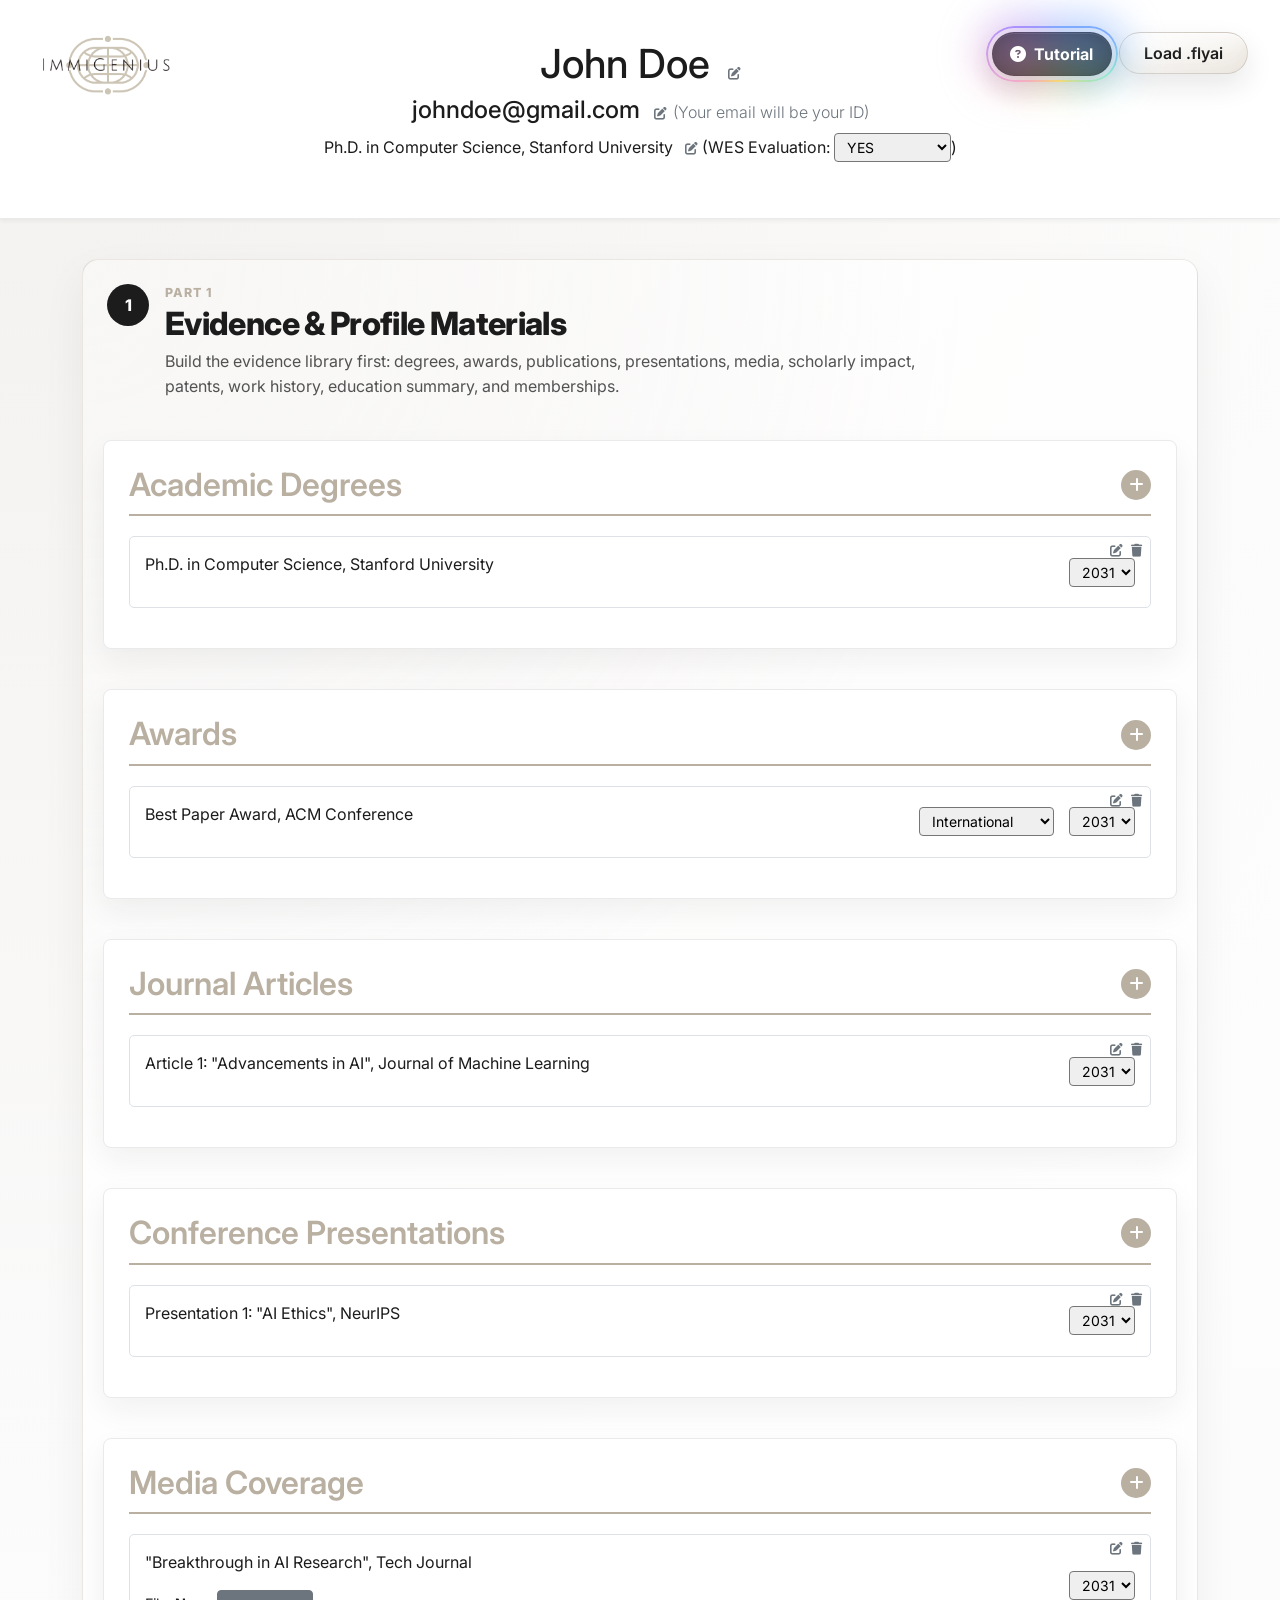
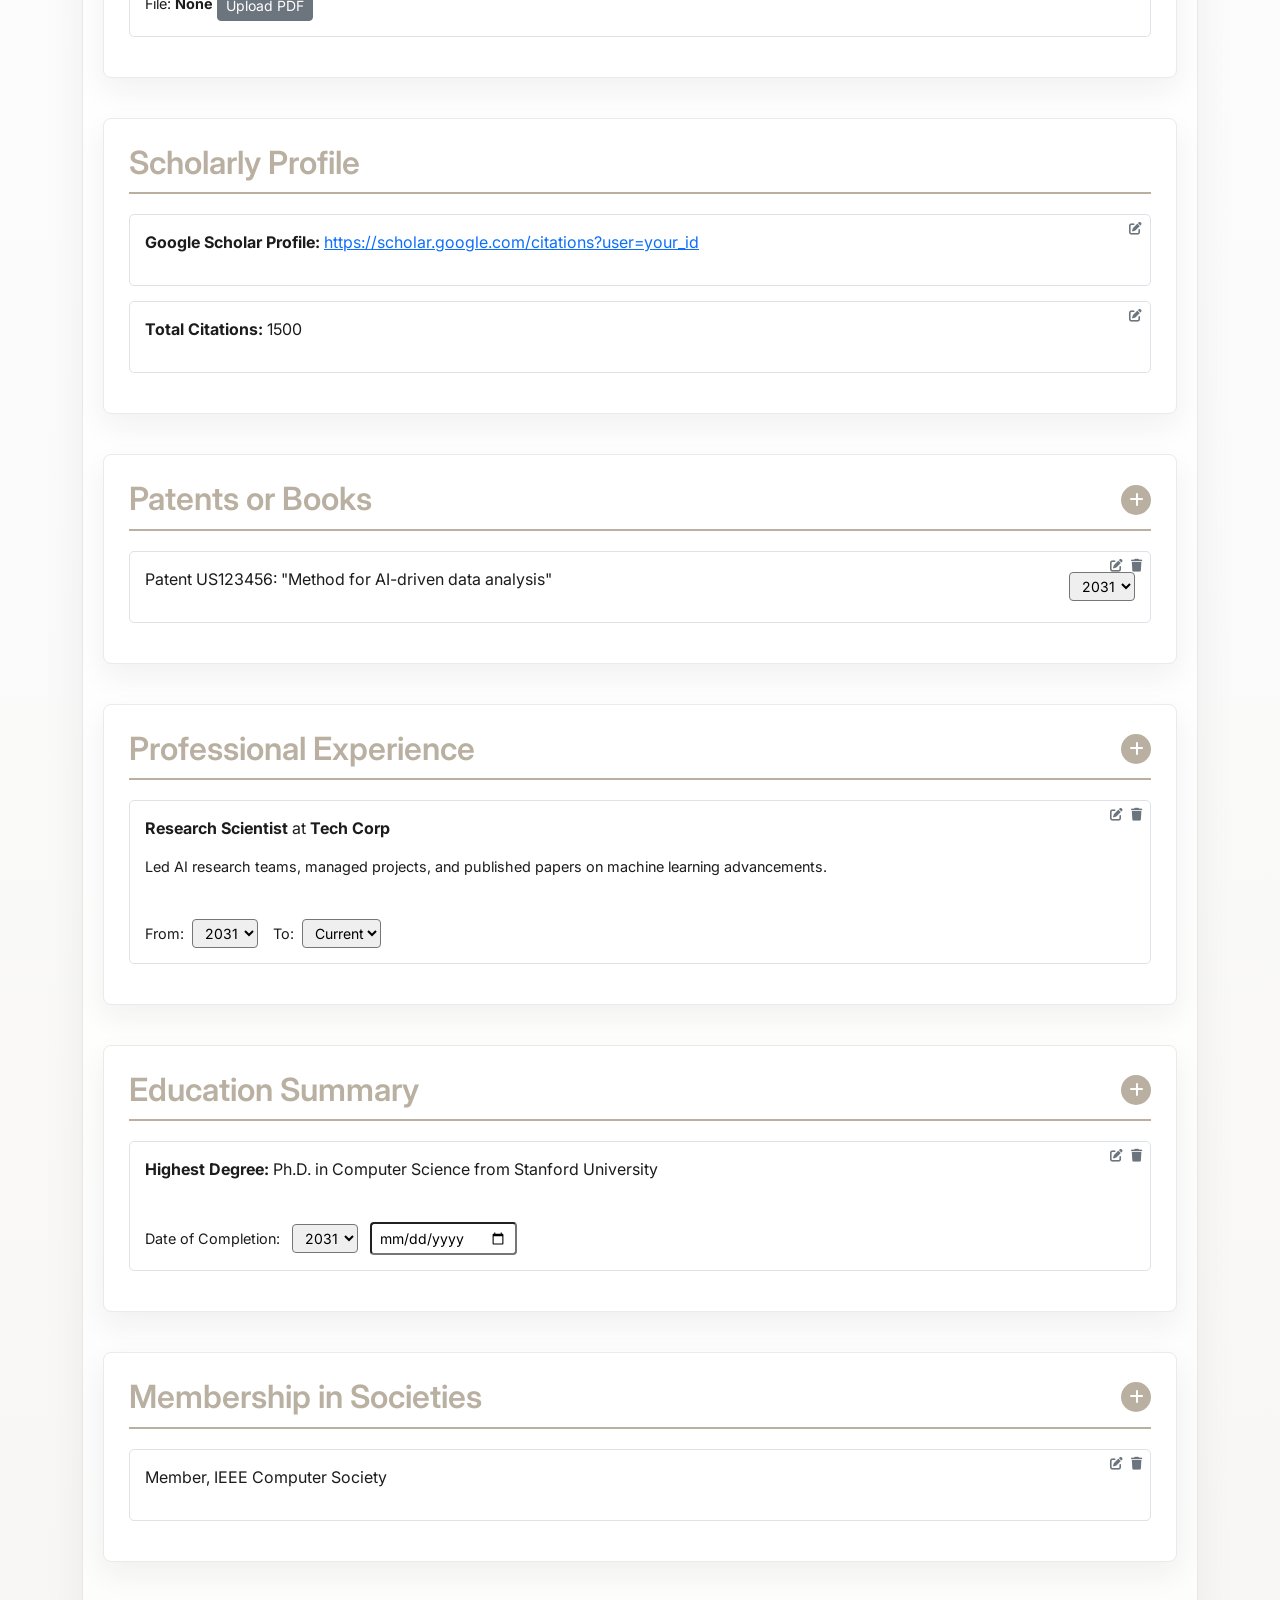
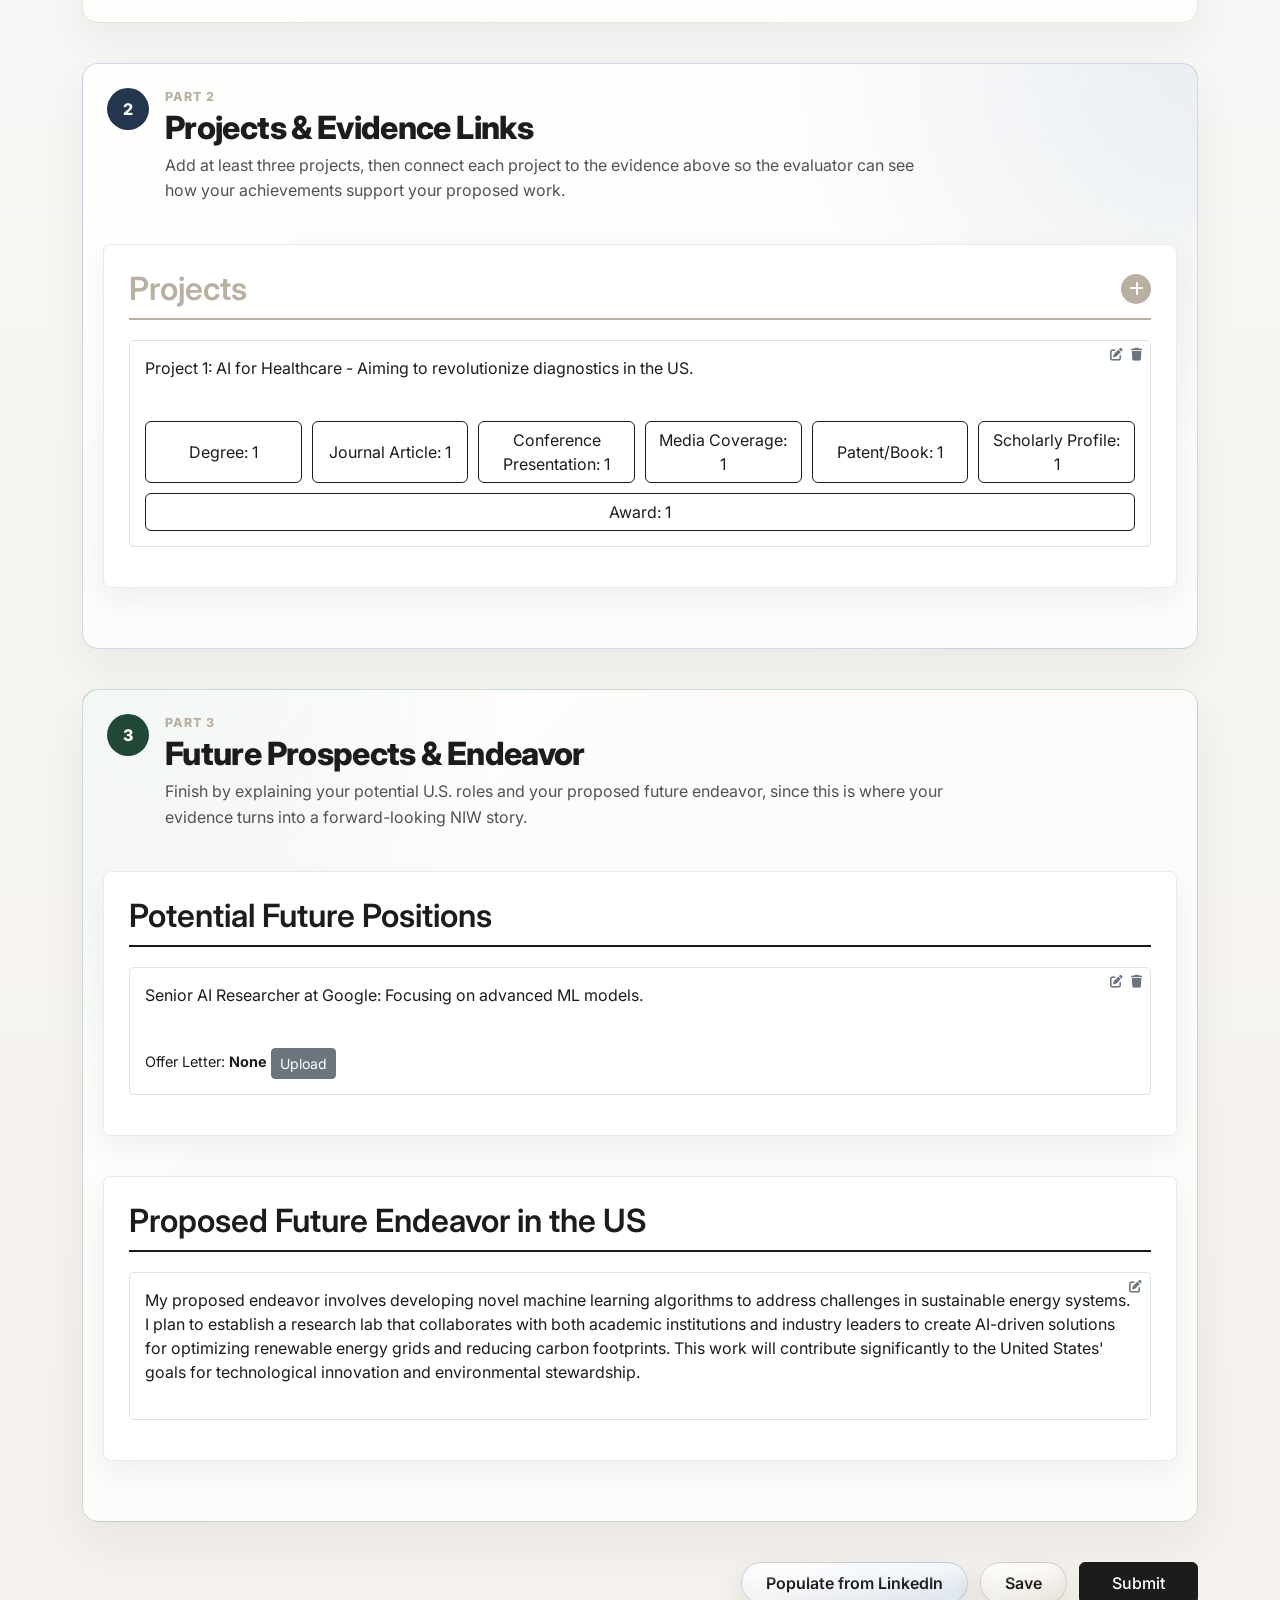
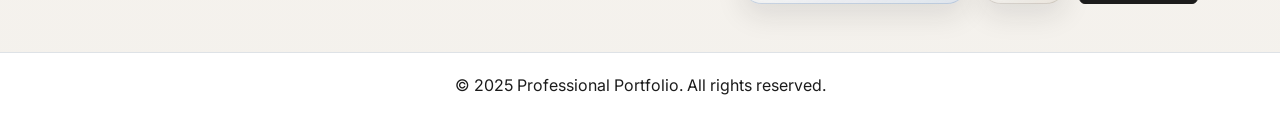
<file: pages/intake/portfolio.html>
<!DOCTYPE html>
<html lang="en">
  <head>
    <meta charset="UTF-8" />
    <meta name="viewport" content="width=device-width, initial-scale=1.0" />
    <title>Professional Portfolio</title>
    <link
      href="https://cdn.jsdelivr.net/npm/bootstrap@5.3.0/dist/css/bootstrap.min.css"
      rel="stylesheet"
    />
    <link
      href="https://cdnjs.cloudflare.com/ajax/libs/font-awesome/6.4.0/css/all.min.css"
      rel="stylesheet"
    />
    <link rel="preconnect" href="https://fonts.googleapis.com" />
    <link rel="preconnect" href="https://fonts.gstatic.com" crossorigin />
    <link
      href="https://fonts.googleapis.com/css2?family=Inter:wght@400;500;600;700&display=swap"
      rel="stylesheet"
    />

    <style>
      /* CHANGED: Define new color variables for easy management */
      :root {
        --primary-taupe: #b9b0a2;
        --dark-charcoal: #1c1c1c;
        --text-secondary: #525252;
        --background-light: #fbfbfb;
        --border-color: #eaeaea;
        --tour-accent: #6f6253;
        --tour-accent-soft: #f3eee7;
      }

      #spinnerOverlay {
        position: fixed;
        top: 0;
        left: 0;
        width: 100vw;
        height: 100vh;
        background-color: rgba(0, 0, 0, 0.6);
        display: flex;
        align-items: center;
        justify-content: center;
        z-index: 9999;
        display: none;
      }
      iframe {
        width: 100%;
        height: 150px;
        border: 1px solid #ccc;
        border-radius: 10px;
      }
      body {
        /* CHANGED: Updated font, background, and text color */
        font-family: "Inter", sans-serif;
        background:
          radial-gradient(circle at top left, rgba(185, 176, 162, 0.18), transparent 32%),
          linear-gradient(180deg, #ffffff 0%, var(--background-light) 42%, #f4f1ec 100%);
        color: var(--dark-charcoal);
      }
      .header {
        background-color: #ffffff;
        color: var(--dark-charcoal);
        padding: 40px 20px;
        text-align: center;
        border-bottom: 1px solid var(--border-color);
        box-shadow: 0 2px 4px rgba(0, 0, 0, 0.05);
      }
      .section {
        margin: 40px 0;
        padding: 25px;
        background: #ffffff;
        border-radius: 8px;
        box-shadow: 0 12px 30px rgba(28, 28, 28, 0.06);
        border: 1px solid var(--border-color);
        scroll-margin-top: 96px;
        transition:
          border-color 0.2s ease,
          box-shadow 0.2s ease,
          transform 0.2s ease;
      }
      .portfolio-part {
        position: relative;
        margin: 2.5rem 0;
        padding: 1.25rem;
        border: 1px solid rgba(185, 176, 162, 0.28);
        border-radius: 16px;
        background: rgba(255, 255, 255, 0.56);
        box-shadow: 0 18px 45px rgba(28, 28, 28, 0.06);
      }
      .portfolio-part::before {
        content: "";
        position: absolute;
        inset: 0;
        border-radius: inherit;
        pointer-events: none;
        background: linear-gradient(135deg, rgba(255, 255, 255, 0.55), transparent 42%);
      }
      .portfolio-part > * {
        position: relative;
        z-index: 1;
      }
      .portfolio-part-header {
        display: flex;
        align-items: flex-start;
        gap: 1rem;
        padding: 0.25rem 0.25rem 0;
        margin-bottom: 0.25rem;
      }
      .portfolio-part-number {
        display: inline-flex;
        align-items: center;
        justify-content: center;
        width: 42px;
        height: 42px;
        border-radius: 50%;
        flex: 0 0 42px;
        background: var(--dark-charcoal);
        color: #ffffff;
        font-weight: 800;
      }
      .portfolio-part-kicker {
        margin: 0 0 0.15rem;
        color: var(--primary-taupe);
        font-size: 0.78rem;
        font-weight: 800;
        letter-spacing: 0.08em;
        text-transform: uppercase;
      }
      .portfolio-part-title {
        margin: 0;
        color: var(--dark-charcoal);
        font-size: clamp(1.45rem, 3vw, 2rem);
        font-weight: 800;
        letter-spacing: -0.02em;
      }
      .portfolio-part-copy {
        margin: 0.35rem 0 0;
        color: var(--text-secondary);
        line-height: 1.6;
        max-width: 780px;
      }
      .portfolio-part-evidence {
        background:
          radial-gradient(circle at top left, rgba(185, 176, 162, 0.18), transparent 28%),
          rgba(255, 255, 255, 0.72);
      }
      .portfolio-part-projects {
        border-color: rgba(95, 127, 168, 0.28);
        background:
          radial-gradient(circle at top right, rgba(95, 127, 168, 0.12), transparent 32%),
          rgba(255, 255, 255, 0.72);
      }
      .portfolio-part-projects .portfolio-part-number {
        background: #24364d;
      }
      .portfolio-part-future {
        border-color: rgba(44, 122, 86, 0.24);
        background:
          radial-gradient(circle at top left, rgba(44, 122, 86, 0.11), transparent 30%),
          rgba(255, 255, 255, 0.72);
      }
      .portfolio-part-future .portfolio-part-number {
        background: #214836;
      }
      .section:hover {
        border-color: rgba(185, 176, 162, 0.65);
        box-shadow: 0 16px 36px rgba(28, 28, 28, 0.08);
      }
      .section h2 {
        /* CHANGED: New color for section titles */
        border-bottom: 2px solid var(--primary-taupe);
        padding-bottom: 10px;
        margin-bottom: 20px;
        display: flex;
        justify-content: space-between;
        align-items: center;
        color: var(--primary-taupe);
        font-weight: 600;
      }
      .section-final h2 {
        /* CHANGED: Contrasting color for final two sections */
        border-bottom-color: var(--dark-charcoal);
        color: var(--dark-charcoal);
      }
      .edit-btn,
      .delete-btn {
        font-size: 0.8rem;
        cursor: pointer;
        margin-left: 8px;
        color: #6c757d;
      }
      .edit-btn:hover {
        /* CHANGED: Hover color */
        color: var(--dark-charcoal);
      }
      .delete-btn:hover {
        color: #dc3545;
      }
      .add-btn {
        /* CHANGED: New color for the add button */
        background-color: var(--primary-taupe);
        color: white;
        border: none;
        width: 30px;
        height: 30px;
        border-radius: 50%;
        cursor: pointer;
        display: flex;
        justify-content: center;
        align-items: center;
        font-size: 1rem;
        transition: background-color 0.2s;
      }
      .add-btn:hover {
        /* CHANGED: Darker hover state */
        background-color: #a39a8e;
      }
      .item {
        margin-bottom: 15px;
        padding: 15px;
        border: 1px solid #dee2e6;
        border-radius: 5px;
        position: relative;
        display: flex;
        align-items: center;
        gap: 15px;
        flex-wrap: wrap;
      }
      .item-controls {
        position: absolute;
        top: 8px;
        right: 8px;
        display: flex;
      }
      .editable {
        outline: none;
        flex-grow: 1;
      }
      .editable:focus {
        /* CHANGED: Focus color */
        border-bottom: 1px dashed var(--primary-taupe);
      }
      .connections {
        margin-top: 10px;
        display: flex;
        flex-wrap: wrap;
        gap: 10px;
      }
      .connect-btn {
        flex: 1;
        min-width: 150px;
        /* CHANGED: Button theme */
        border-color: var(--dark-charcoal);
        color: var(--dark-charcoal);
      }
      .connect-btn:hover {
        /* CHANGED: Button hover theme */
        background-color: var(--dark-charcoal);
        color: white;
      }
      .tutorial-button {
        display: none;
      }
      .tutorial-panel,
      .tutorial-backdrop {
        display: none;
      }
      .tutorial-highlight {
        border-color: var(--tour-accent) !important;
        box-shadow:
          0 0 0 4px rgba(185, 176, 162, 0.32),
          0 22px 54px rgba(28, 28, 28, 0.14) !important;
        transform: translateY(-2px);
      }
      /* ADDED: Style for main submit button */
      .btn-submit {
        background-color: var(--dark-charcoal);
        color: white;
        border: 1px solid var(--dark-charcoal);
        padding: 0.5rem 2rem;
        font-weight: 500;
        transition: background-color 0.2s ease;
      }
      .btn-submit:hover {
        background-color: #333;
        color: white;
      }
      .btn-save,
      .btn-load {
        position: relative;
        overflow: hidden;
        border: 1px solid rgba(111, 98, 83, 0.28);
        background:
          linear-gradient(135deg, rgba(255, 255, 255, 0.78), rgba(235, 228, 217, 0.58)),
          rgba(255, 255, 255, 0.38);
        color: var(--dark-charcoal);
        padding: 0.5rem 1.5rem;
        font-weight: 600;
        border-radius: 999px;
        box-shadow:
          inset 0 1px 0 rgba(255, 255, 255, 0.72),
          inset 0 -10px 22px rgba(111, 98, 83, 0.08),
          0 12px 28px rgba(28, 28, 28, 0.1);
        backdrop-filter: blur(14px) saturate(1.05);
        -webkit-backdrop-filter: blur(14px) saturate(1.05);
        transition:
          border-color 0.18s ease,
          box-shadow 0.18s ease,
          transform 0.18s ease,
          background-color 0.18s ease;
      }
      .btn-save::before,
      .btn-load::before {
        content: "";
        position: absolute;
        inset: 1px 1px auto;
        height: 48%;
        border-radius: inherit;
        background: linear-gradient(180deg, rgba(255, 255, 255, 0.52), transparent);
        pointer-events: none;
      }
      .btn-save:hover,
      .btn-load:hover {
        background:
          linear-gradient(135deg, rgba(255, 255, 255, 0.86), rgba(226, 216, 202, 0.68)),
          rgba(255, 255, 255, 0.5);
        border-color: rgba(111, 98, 83, 0.42);
        color: var(--dark-charcoal);
        box-shadow:
          inset 0 1px 0 rgba(255, 255, 255, 0.78),
          inset 0 -10px 22px rgba(111, 98, 83, 0.1),
          0 16px 34px rgba(28, 28, 28, 0.13);
        transform: translateY(-1px);
      }
      .btn-save:focus-visible,
      .btn-load:focus-visible {
        outline: none;
        box-shadow:
          0 0 0 4px rgba(185, 176, 162, 0.3),
          inset 0 1px 0 rgba(255, 255, 255, 0.78),
          0 16px 34px rgba(28, 28, 28, 0.13);
      }
      .btn-linkedin {
        border-color: rgba(95, 127, 168, 0.34);
        background:
          linear-gradient(135deg, rgba(255, 255, 255, 0.9), rgba(223, 233, 246, 0.78)),
          rgba(255, 255, 255, 0.5);
      }
      .btn-linkedin:hover {
        border-color: rgba(95, 127, 168, 0.55);
        background:
          linear-gradient(135deg, rgba(255, 255, 255, 0.96), rgba(210, 224, 242, 0.88)),
          rgba(255, 255, 255, 0.62);
      }
      .portfolio-actions {
        gap: 0.75rem;
        align-items: center;
        flex-wrap: wrap;
      }
      .load-button-floating {
        position: fixed;
        top: 2rem;
        right: 2rem;
        z-index: 1050;
      }
      .load-status {
        min-height: 1.5rem;
        color: var(--text-secondary);
        font-size: 0.95rem;
      }
      .toast-stack {
        position: fixed;
        left: 1.5rem;
        bottom: 1.5rem;
        z-index: 2000;
        display: flex;
        flex-direction: column;
        gap: 0.75rem;
      }
      .toast-card {
        min-width: 280px;
        max-width: 360px;
        background: rgba(28, 28, 28, 0.96);
        color: #fff;
        border-radius: 14px;
        box-shadow: 0 14px 40px rgba(0, 0, 0, 0.28);
        padding: 0.95rem 1rem;
        border-left: 4px solid var(--primary-taupe);
        opacity: 0;
        transform: translateY(18px);
        transition: opacity 0.25s ease, transform 0.25s ease;
      }
      .toast-card.show {
        opacity: 1;
        transform: translateY(0);
      }
      .toast-card.toast-success {
        border-left-color: #12b76a;
      }
      .toast-card.toast-error {
        border-left-color: #f04438;
      }
      .toast-card.toast-info {
        border-left-color: #7c8aa5;
      }
      .otp-card .modal-content {
        border: none;
        border-radius: 18px;
        box-shadow: 0 24px 60px rgba(0, 0, 0, 0.2);
      }
      .otp-card .modal-header {
        border-bottom: none;
        padding-bottom: 0;
      }
      .otp-card .modal-body {
        padding-top: 0.5rem;
      }
      .otp-card .otp-input {
        letter-spacing: 0.45rem;
        font-size: 1.2rem;
        font-weight: 600;
        text-align: center;
      }
      .linkedin-status {
        min-height: 1.25rem;
      }
      .offer-letter,
      .experience-dates,
      .education-date {
        margin-top: 10px;
        font-size: 0.9rem;
      }
      .experience-dates {
        display: flex;
        gap: 15px;
        align-items: center;
      }
      .file-name {
        font-weight: bold;
      }
      footer {
        text-align: center;
        padding: 20px;
        background: #ffffff;
        border-top: 1px solid #dee2e6;
        margin-top: 40px;
      }
      @media (max-width: 1024px) {
        img[alt="Logo"] {
          display: none !important;
        }
      }
      @media (min-width: 769px) {
        .tutorial-button {
          position: fixed;
          top: 2rem;
          right: 10.5rem;
          z-index: 1051;
          display: inline-flex;
          align-items: center;
          gap: 0.5rem;
          isolation: isolate;
          border: 1px solid rgba(28, 28, 28, 0.84);
          border-radius: 999px;
          background: rgba(28, 28, 28, 0.96);
          color: #ffffff;
          padding: 0.55rem 1.1rem;
          font-weight: 700;
          box-shadow:
            0 12px 28px rgba(28, 28, 28, 0.2),
            inset 0 1px 0 rgba(255, 255, 255, 0.12);
        }
        .tutorial-button:hover,
        .tutorial-button:focus {
          background: #262626;
          color: #ffffff;
        }
        .tutorial-button::before,
        .tutorial-button::after {
          content: "";
          position: absolute;
          pointer-events: none;
          border-radius: inherit;
        }
        .tutorial-button::before {
          inset: -7px;
          z-index: -2;
          background: conic-gradient(
            from 18deg,
            #7aa7ff 0deg,
            #7aa7ff 54deg,
            #8fe8cf 92deg,
            #f7d774 148deg,
            #f0a7c7 214deg,
            #a78bfa 286deg,
            #7aa7ff 360deg
          );
          opacity: 0;
          padding: 2px;
          mask:
            linear-gradient(#000 0 0) content-box,
            linear-gradient(#000 0 0);
          -webkit-mask:
            linear-gradient(#000 0 0) content-box,
            linear-gradient(#000 0 0);
          mask-composite: exclude;
          -webkit-mask-composite: xor;
          filter: saturate(1.08);
        }
        .tutorial-button::after {
          inset: -18px;
          z-index: -3;
          background: conic-gradient(
            from 18deg,
            rgba(122, 167, 255, 0.5) 0deg,
            rgba(122, 167, 255, 0.46) 58deg,
            rgba(143, 232, 207, 0.4) 104deg,
            rgba(247, 215, 116, 0.38) 160deg,
            rgba(240, 167, 199, 0.42) 230deg,
            rgba(167, 139, 250, 0.5) 304deg,
            rgba(122, 167, 255, 0.5) 360deg
          );
          opacity: 0;
          filter: blur(18px);
        }
        .tutorial-button.is-highlighted {
          animation: tutorialSettle 1.8s ease-in-out 3;
        }
        .tutorial-button.is-highlighted::before {
          opacity: 0.92;
          animation: tutorialColorGlow 2.2s ease-in-out infinite;
        }
        .tutorial-button.is-highlighted::after {
          opacity: 1;
          animation: tutorialGlow 1.8s ease-in-out infinite;
        }
        .tutorial-backdrop.is-active {
          position: fixed;
          inset: 0;
          z-index: 1200;
          display: block;
          pointer-events: none;
          background: rgba(28, 28, 28, 0.08);
        }
        .tutorial-panel.is-active {
          position: fixed;
          top: 6rem;
          right: 2rem;
          z-index: 1201;
          display: block;
          width: min(380px, calc(100vw - 4rem));
          border: 1px solid rgba(111, 98, 83, 0.28);
          border-radius: 8px;
          background: rgba(255, 255, 255, 0.98);
          box-shadow: 0 24px 70px rgba(28, 28, 28, 0.22);
          overflow: hidden;
        }
        .tutorial-panel-header {
          display: flex;
          align-items: center;
          justify-content: space-between;
          gap: 1rem;
          padding: 1rem 1.1rem;
          background: linear-gradient(135deg, #f8f4ee, #eee4d8);
          border-bottom: 1px solid rgba(111, 98, 83, 0.16);
        }
        .tutorial-panel-title {
          margin: 0;
          font-size: 1rem;
          font-weight: 800;
          color: var(--dark-charcoal);
        }
        .tutorial-close {
          border: 0;
          background: transparent;
          color: var(--dark-charcoal);
          width: 34px;
          height: 34px;
          border-radius: 50%;
        }
        .tutorial-close:hover {
          background: rgba(28, 28, 28, 0.08);
        }
        .tutorial-panel-body {
          padding: 1.1rem;
        }
        .tutorial-step-count {
          margin-bottom: 0.45rem;
          color: var(--tour-accent);
          font-size: 0.82rem;
          font-weight: 800;
          text-transform: uppercase;
          letter-spacing: 0.04em;
        }
        .tutorial-step-heading {
          margin: 0 0 0.65rem;
          color: var(--dark-charcoal);
          font-size: 1.12rem;
          font-weight: 800;
        }
        .tutorial-step-copy {
          margin: 0;
          color: var(--text-secondary);
          line-height: 1.6;
          font-size: 0.96rem;
        }
        .tutorial-chip-list {
          display: flex;
          flex-wrap: wrap;
          gap: 0.45rem;
          margin-top: 0.85rem;
        }
        .tutorial-chip {
          border-radius: 999px;
          background: var(--tour-accent-soft);
          border: 1px solid rgba(111, 98, 83, 0.18);
          color: var(--dark-charcoal);
          padding: 0.32rem 0.62rem;
          font-size: 0.78rem;
          font-weight: 700;
        }
        .tutorial-panel-footer {
          display: flex;
          justify-content: space-between;
          gap: 0.75rem;
          padding: 0 1.1rem 1.1rem;
        }
        .tutorial-nav-group {
          display: flex;
          gap: 0.5rem;
        }
        .tutorial-action {
          min-height: 38px;
          border-radius: 999px;
          font-weight: 700;
        }
        @keyframes tutorialColorGlow {
          0%,
          100% {
            filter: saturate(1.06) brightness(1);
            opacity: 0.86;
          }
          35% {
            filter: saturate(1.35) brightness(1.16);
            opacity: 1;
          }
          70% {
            filter: saturate(1.22) brightness(1.1);
            opacity: 0.94;
          }
        }
        @keyframes tutorialGlow {
          0%,
          100% {
            opacity: 0.62;
            transform: scale(0.98);
          }
          50% {
            opacity: 0.96;
            transform: scale(1.08);
          }
        }
        @keyframes tutorialSettle {
          0%,
          100% {
            box-shadow:
              0 12px 28px rgba(28, 28, 28, 0.2),
              inset 0 1px 0 rgba(255, 255, 255, 0.12);
            transform: translateY(0);
          }
          50% {
            box-shadow:
              0 14px 34px rgba(28, 28, 28, 0.24),
              inset 0 1px 0 rgba(255, 255, 255, 0.16);
            transform: translateY(-1px);
          }
        }
      }
      @media (max-width: 768px) {
        .load-button-floating {
          top: 1rem;
          right: 1rem;
        }
        .tutorial-button {
          position: fixed;
          top: 1rem;
          left: 1rem;
          z-index: 1051;
          display: inline-flex;
          align-items: center;
          gap: 0.45rem;
          isolation: isolate;
          border: 1px solid rgba(28, 28, 28, 0.84);
          border-radius: 999px;
          background: rgba(28, 28, 28, 0.96);
          color: #ffffff;
          padding: 0.5rem 0.9rem;
          font-size: 0.92rem;
          font-weight: 700;
          box-shadow:
            0 12px 28px rgba(28, 28, 28, 0.2),
            inset 0 1px 0 rgba(255, 255, 255, 0.12);
        }
        .tutorial-button::before,
        .tutorial-button::after {
          content: "";
          position: absolute;
          pointer-events: none;
          border-radius: inherit;
        }
        .tutorial-button::before {
          inset: -6px;
          z-index: -2;
          background: conic-gradient(
            from 18deg,
            #7aa7ff 0deg,
            #7aa7ff 54deg,
            #8fe8cf 92deg,
            #f7d774 148deg,
            #f0a7c7 214deg,
            #a78bfa 286deg,
            #7aa7ff 360deg
          );
          opacity: 0;
          padding: 2px;
          mask:
            linear-gradient(#000 0 0) content-box,
            linear-gradient(#000 0 0);
          -webkit-mask:
            linear-gradient(#000 0 0) content-box,
            linear-gradient(#000 0 0);
          mask-composite: exclude;
          -webkit-mask-composite: xor;
          filter: saturate(1.08);
        }
        .tutorial-button::after {
          inset: -14px;
          z-index: -3;
          background: conic-gradient(
            from 18deg,
            rgba(122, 167, 255, 0.5) 0deg,
            rgba(122, 167, 255, 0.46) 58deg,
            rgba(143, 232, 207, 0.4) 104deg,
            rgba(247, 215, 116, 0.38) 160deg,
            rgba(240, 167, 199, 0.42) 230deg,
            rgba(167, 139, 250, 0.5) 304deg,
            rgba(122, 167, 255, 0.5) 360deg
          );
          opacity: 0;
          filter: blur(16px);
        }
        .tutorial-button.is-highlighted {
          animation: tutorialSettle 1.8s ease-in-out 3;
        }
        .tutorial-button.is-highlighted::before {
          opacity: 0.92;
          animation: tutorialColorGlow 2.2s ease-in-out infinite;
        }
        .tutorial-button.is-highlighted::after {
          opacity: 1;
          animation: tutorialGlow 1.8s ease-in-out infinite;
        }
        .tutorial-backdrop.is-active {
          position: fixed;
          inset: 0;
          z-index: 1200;
          display: block;
          background: rgba(28, 28, 28, 0.22);
        }
        .tutorial-panel.is-active {
          position: fixed;
          left: 0.75rem;
          right: 0.75rem;
          bottom: 0.75rem;
          z-index: 1201;
          display: block;
          max-height: min(78vh, 560px);
          border: 1px solid rgba(111, 98, 83, 0.28);
          border-radius: 14px;
          background: rgba(255, 255, 255, 0.98);
          box-shadow: 0 24px 70px rgba(28, 28, 28, 0.24);
          overflow: auto;
        }
        .tutorial-panel-header {
          display: flex;
          align-items: center;
          justify-content: space-between;
          gap: 1rem;
          padding: 0.95rem 1rem;
          background: linear-gradient(135deg, #f8f4ee, #eee4d8);
          border-bottom: 1px solid rgba(111, 98, 83, 0.16);
        }
        .tutorial-panel-title {
          margin: 0;
          font-size: 1rem;
          font-weight: 800;
          color: var(--dark-charcoal);
        }
        .tutorial-close {
          border: 0;
          background: transparent;
          color: var(--dark-charcoal);
          width: 34px;
          height: 34px;
          border-radius: 50%;
        }
        .tutorial-panel-body {
          padding: 1rem;
        }
        .tutorial-step-count {
          margin-bottom: 0.45rem;
          color: var(--tour-accent);
          font-size: 0.78rem;
          font-weight: 800;
          text-transform: uppercase;
          letter-spacing: 0.04em;
        }
        .tutorial-step-heading {
          margin: 0 0 0.6rem;
          color: var(--dark-charcoal);
          font-size: 1.05rem;
          font-weight: 800;
        }
        .tutorial-step-copy {
          margin: 0;
          color: var(--text-secondary);
          line-height: 1.55;
          font-size: 0.93rem;
        }
        .tutorial-chip-list {
          display: flex;
          flex-wrap: wrap;
          gap: 0.4rem;
          margin-top: 0.8rem;
        }
        .tutorial-chip {
          border-radius: 999px;
          background: var(--tour-accent-soft);
          border: 1px solid rgba(111, 98, 83, 0.18);
          color: var(--dark-charcoal);
          padding: 0.3rem 0.55rem;
          font-size: 0.76rem;
          font-weight: 700;
        }
        .tutorial-panel-footer {
          display: flex;
          justify-content: space-between;
          gap: 0.6rem;
          padding: 0 1rem 1rem;
        }
        .tutorial-nav-group {
          display: flex;
          gap: 0.45rem;
        }
        .tutorial-action {
          min-height: 38px;
          border-radius: 999px;
          font-weight: 700;
          padding-inline: 0.8rem;
        }
        .toast-stack {
          left: 1rem;
          right: 1rem;
          bottom: 1rem;
        }
        .toast-card {
          max-width: none;
          min-width: 0;
        }
        .portfolio-part {
          margin: 1.75rem 0;
          padding: 1rem;
          border-radius: 14px;
        }
        .portfolio-part-header {
          gap: 0.8rem;
        }
        .portfolio-part-number {
          width: 36px;
          height: 36px;
          flex-basis: 36px;
        }
      }
    </style>
  </head>
  <!-- Google tag (gtag.js) -->
  <script
    async
    src="https://www.googletagmanager.com/gtag/js?id=G-R65K06V97N"
  ></script>
  <script src="../../assets/js/app-config.js"></script>
  <script>
    window.dataLayer = window.dataLayer || [];
    function gtag() {
      dataLayer.push(arguments);
    }
    gtag("js", new Date());

    gtag("config", "G-R65K06V97N");
  </script>
  <body>
    <img
      src="../../assets/images/immigenius-logo.png"
      alt="Logo"
      style="
        position: absolute;
        top: 2rem;
        left: 2rem;
        width: 150px;
        height: auto;
      "
    />
    <button type="button" class="btn btn-load load-button-floating" id="loadPortfolioBtn">
      Load .flyai
    </button>
    <button
      type="button"
      class="btn tutorial-button is-highlighted"
      id="tutorialButton"
      aria-haspopup="dialog"
      aria-controls="tutorialPanel"
    >
      <i class="fas fa-circle-question" aria-hidden="true"></i>
      Tutorial
    </button>
    <div class="tutorial-backdrop" id="tutorialBackdrop"></div>
    <aside
      class="tutorial-panel"
      id="tutorialPanel"
      role="dialog"
      aria-modal="false"
      aria-labelledby="tutorialTitle"
    >
      <div class="tutorial-panel-header">
        <h2 class="tutorial-panel-title" id="tutorialTitle">Portfolio Tutorial</h2>
        <button type="button" class="tutorial-close" id="tutorialCloseBtn" aria-label="Close tutorial">
          <i class="fas fa-xmark" aria-hidden="true"></i>
        </button>
      </div>
      <div class="tutorial-panel-body">
        <div class="tutorial-step-count" id="tutorialStepCount"></div>
        <h3 class="tutorial-step-heading" id="tutorialStepHeading"></h3>
        <p class="tutorial-step-copy" id="tutorialStepCopy"></p>
        <div class="tutorial-chip-list" id="tutorialChipList"></div>
      </div>
      <div class="tutorial-panel-footer">
        <button type="button" class="btn btn-outline-secondary tutorial-action" id="tutorialBackBtn">
          Back
        </button>
        <div class="tutorial-nav-group">
          <button type="button" class="btn btn-outline-dark tutorial-action" id="tutorialSkipBtn">
            Skip
          </button>
          <button type="button" class="btn btn-submit tutorial-action" id="tutorialNextBtn">
            Next
          </button>
        </div>
      </div>
    </aside>
    <form>
      <header class="header">
        <h1>
          <span id="name" class="editable" contenteditable="true"
            >John Doe</span
          >
          <i
            class="fas fa-edit edit-btn"
            onclick="document.getElementById('name').focus();"
          ></i>
        </h1>
        <h4>
          <span id="email" class="editable" contenteditable="true"
            >johndoe@gmail.com</span
          >
          <i
            class="fas fa-edit edit-btn"
            onclick="document.getElementById('email').focus();"
          ></i>
          <span class="fs-6 text-secondary lead"
            >(Your email will be your ID)</span
          >
        </h4>
        <p>
          <span id="degree" class="editable" contenteditable="true"
            >Ph.D. in Computer Science, Stanford University</span
          >
          <i
            class="fas fa-edit edit-btn"
            onclick="document.getElementById('degree').focus();"
          ></i>
          (WES Evaluation:
          <select id="wes" class="form-select-sm">
            <option value="YES" selected>YES</option>
            <option value="NO">NO</option>
            <option value="NotRequired">Not Required</option></select
          >)
        </p>
      </header>

      <div class="container">
        <div class="portfolio-part portfolio-part-evidence" id="evidence-part">
          <div class="portfolio-part-header">
            <span class="portfolio-part-number">1</span>
            <div>
              <p class="portfolio-part-kicker">Part 1</p>
              <h2 class="portfolio-part-title">Evidence & Profile Materials</h2>
              <p class="portfolio-part-copy">
                Build the evidence library first: degrees, awards, publications,
                presentations, media, scholarly impact, patents, work history,
                education summary, and memberships.
              </p>
            </div>
          </div>
        <section class="section" id="degrees-section">
          <h2>
            Academic Degrees
            <button class="add-btn" type="button" onclick="addDegree()">
              <i class="fas fa-plus"></i>
            </button>
          </h2>
          <div id="degrees-list">
            <div class="item">
              <p class="editable" contenteditable="true">
                Ph.D. in Computer Science, Stanford University
              </p>
              <select class="year-select form-select-sm"></select>
              <div class="item-controls">
                <i class="fas fa-edit edit-btn" title="Edit"></i>
                <i class="fas fa-trash delete-btn" title="Delete"></i>
              </div>
            </div>
          </div>
        </section>

        <section class="section" id="awards-section">
          <h2>
            Awards
            <button class="add-btn" type="button" onclick="addAward()">
              <i class="fas fa-plus"></i>
            </button>
          </h2>
          <div id="awards-list">
            <div class="item">
              <p class="editable" contenteditable="true">
                Best Paper Award, ACM Conference
              </p>
              <select class="award-type-select form-select-sm">
                <option value="International" selected>International</option>
                <option value="National US">National (US)</option>
                <option value="National Other">National (Other)</option>
              </select>
              <select class="year-select form-select-sm"></select>
              <div class="item-controls">
                <i class="fas fa-edit edit-btn" title="Edit"></i>
                <i class="fas fa-trash delete-btn" title="Delete"></i>
              </div>
            </div>
          </div>
        </section>

        <section class="section" id="journals-section">
          <h2>
            Journal Articles
            <button class="add-btn" type="button" onclick="addJournal()">
              <i class="fas fa-plus"></i>
            </button>
          </h2>
          <div id="journals-list">
            <div class="item">
              <p class="editable" contenteditable="true">
                Article 1: "Advancements in AI", Journal of Machine Learning
              </p>
              <select class="year-select form-select-sm"></select>
              <div class="item-controls">
                <i class="fas fa-edit edit-btn" title="Edit"></i>
                <i class="fas fa-trash delete-btn" title="Delete"></i>
              </div>
            </div>
          </div>
        </section>

        <section class="section" id="conferences-section">
          <h2>
            Conference Presentations
            <button class="add-btn" type="button" onclick="addConference()">
              <i class="fas fa-plus"></i>
            </button>
          </h2>
          <div id="conferences-list">
            <div class="item">
              <p class="editable" contenteditable="true">
                Presentation 1: "AI Ethics", NeurIPS
              </p>
              <select class="year-select form-select-sm"></select>
              <div class="item-controls">
                <i class="fas fa-edit edit-btn" title="Edit"></i>
                <i class="fas fa-trash delete-btn" title="Delete"></i>
              </div>
            </div>
          </div>
        </section>

        <section class="section" id="media-coverage-section">
          <h2>
            Media Coverage
            <button class="add-btn" type="button" onclick="addMediaCoverage()">
              <i class="fas fa-plus"></i>
            </button>
          </h2>
          <div id="media_coverage-list">
            <div class="item">
              <div class="flex-grow-1">
                <p class="editable" contenteditable="true">
                  "Breakthrough in AI Research", Tech Journal
                </p>
                <div class="offer-letter">
                  File: <span class="file-name">None</span>
                  <button
                    type="button"
                    class="btn btn-sm btn-secondary upload-btn"
                  >
                    Upload PDF
                  </button>
                  <input
                    type="file"
                    class="offer-file"
                    style="display: none"
                    accept=".pdf"
                  />
                </div>
              </div>
              <select class="year-select form-select-sm"></select>
              <div class="item-controls">
                <i class="fas fa-edit edit-btn" title="Edit"></i>
                <i class="fas fa-trash delete-btn" title="Delete"></i>
              </div>
            </div>
          </div>
        </section>

        <section class="section" id="scholar-profile-section">
          <h2>Scholarly Profile</h2>
          <div id="scholar-profile-list">
            <div class="item">
              <p class="editable" contenteditable="true">
                <strong>Google Scholar Profile:</strong>
                <a href="#" contenteditable="false"
                  >https://scholar.google.com/citations?user=your_id</a
                >
              </p>
              <div class="item-controls">
                <i class="fas fa-edit edit-btn" title="Edit"></i>
              </div>
            </div>
            <div class="item">
              <p class="editable" contenteditable="true">
                <strong>Total Citations:</strong> 1500
              </p>
              <div class="item-controls">
                <i class="fas fa-edit edit-btn" title="Edit"></i>
              </div>
            </div>
          </div>
        </section>

        <section class="section" id="patents-books-section">
          <h2>
            Patents or Books
            <button class="add-btn" type="button" onclick="addPatentOrBook()">
              <i class="fas fa-plus"></i>
            </button>
          </h2>
          <div id="patents_books-list">
            <div class="item">
              <p class="editable" contenteditable="true">
                Patent US123456: "Method for AI-driven data analysis"
              </p>
              <select class="year-select form-select-sm"></select>
              <div class="item-controls">
                <i class="fas fa-edit edit-btn" title="Edit"></i>
                <i class="fas fa-trash delete-btn" title="Delete"></i>
              </div>
            </div>
          </div>
        </section>

        <section class="section" id="experience-section">
          <h2>
            Professional Experience
            <button class="add-btn" type="button" onclick="addExperience()">
              <i class="fas fa-plus"></i>
            </button>
          </h2>
          <div id="experience-list">
            <div class="item flex-column align-items-start">
              <div class="editable w-100">
                <p contenteditable="true">
                  <strong>Research Scientist</strong> at
                  <strong>Tech Corp</strong>
                </p>
                <p contenteditable="true" style="font-size: 0.9rem">
                  Led AI research teams, managed projects, and published papers
                  on machine learning advancements.
                </p>
              </div>
              <div class="experience-dates">
                <div>
                  <label class="form-label-sm me-1">From:</label>
                  <select class="year-select form-select-sm"></select>
                </div>
                <div>
                  <label class="form-label-sm me-1">To:</label>
                  <select class="year-select-current form-select-sm"></select>
                </div>
              </div>
              <div class="item-controls">
                <i class="fas fa-edit edit-btn" title="Edit"></i>
                <i class="fas fa-trash delete-btn" title="Delete"></i>
              </div>
            </div>
          </div>
        </section>

        <section class="section" id="education-summary-section">
          <h2>
            Education Summary
            <button
              class="add-btn"
              type="button"
              onclick="addEducationSummary()"
            >
              <i class="fas fa-plus"></i>
            </button>
          </h2>
          <div id="education-summary-list">
            <div class="item flex-column align-items-start">
              <p class="editable" contenteditable="true">
                <strong>Highest Degree:</strong> Ph.D. in Computer Science from
                Stanford University
              </p>
              <div class="education-date">
                <label class="form-label-sm me-2">Date of Completion:</label>
                <select class="year-select form-select-sm me-2"></select>
                <input type="date" class="form-control-sm" />
              </div>
              <div class="item-controls">
                <i class="fas fa-edit edit-btn" title="Edit"></i>
                <i class="fas fa-trash delete-btn" title="Delete"></i>
              </div>
            </div>
          </div>
        </section>

        <section class="section" id="memberships-section">
          <h2>
            Membership in Societies
            <button class="add-btn" type="button" onclick="addMembership()">
              <i class="fas fa-plus"></i>
            </button>
          </h2>
          <div id="memberships-list">
            <div class="item">
              <p class="editable" contenteditable="true">
                Member, IEEE Computer Society
              </p>
              <div class="item-controls">
                <i class="fas fa-edit edit-btn" title="Edit"></i>
                <i class="fas fa-trash delete-btn" title="Delete"></i>
              </div>
            </div>
          </div>
        </section>
        </div>

        <div class="portfolio-part portfolio-part-projects" id="projects-part">
          <div class="portfolio-part-header">
            <span class="portfolio-part-number">2</span>
            <div>
              <p class="portfolio-part-kicker">Part 2</p>
              <h2 class="portfolio-part-title">Projects & Evidence Links</h2>
              <p class="portfolio-part-copy">
                Add at least three projects, then connect each project to the
                evidence above so the evaluator can see how your achievements
                support your proposed work.
              </p>
            </div>
          </div>
        <section class="section" id="projects-section">
          <h2>
            Projects
            <button class="add-btn" type="button" onclick="addProject()">
              <i class="fas fa-plus"></i>
            </button>
          </h2>
          <div id="projects-list">
            <div
              class="item flex-column align-items-start"
              data-journals="1"
              data-conferences="1"
              data-awards="1"
              data-degrees="1"
              data-media_coverage="1"
              data-patents_books="1"
              data-scholar_profile="1"
            >
              <p class="editable" contenteditable="true">
                Project 1: AI for Healthcare - Aiming to revolutionize
                diagnostics in the US.
              </p>
              <div class="connections">
                <button
                  type="button"
                  class="btn btn-outline-dark connect-btn"
                  data-type="degrees"
                >
                  Degrees (none)
                </button>
                <button
                  type="button"
                  class="btn btn-outline-dark connect-btn"
                  data-type="journals"
                >
                  Journal Articles (none)
                </button>
                <button
                  type="button"
                  class="btn btn-outline-dark connect-btn"
                  data-type="conferences"
                >
                  Conference Presentations (none)
                </button>
                <button
                  type="button"
                  class="btn btn-outline-dark connect-btn"
                  data-type="media_coverage"
                >
                  Media Coverage (none)
                </button>
                <button
                  type="button"
                  class="btn btn-outline-dark connect-btn"
                  data-type="patents_books"
                >
                  Patents/Books (none)
                </button>
                <button
                  type="button"
                  class="btn btn-outline-dark connect-btn"
                  data-type="scholar_profile"
                >
                  Scholarly Profile (none)
                </button>
                <button
                  type="button"
                  class="btn btn-outline-dark connect-btn"
                  data-type="awards"
                >
                  Awards (none)
                </button>
              </div>
              <div class="item-controls">
                <i class="fas fa-edit edit-btn" title="Edit"></i>
                <i class="fas fa-trash delete-btn" title="Delete"></i>
              </div>
            </div>
          </div>
        </section>
        </div>

        <div class="portfolio-part portfolio-part-future" id="future-prospects-part">
          <div class="portfolio-part-header">
            <span class="portfolio-part-number">3</span>
            <div>
              <p class="portfolio-part-kicker">Part 3</p>
              <h2 class="portfolio-part-title">Future Prospects & Endeavor</h2>
              <p class="portfolio-part-copy">
                Finish by explaining your potential U.S. roles and your proposed
                future endeavor, since this is where your evidence turns into a
                forward-looking NIW story.
              </p>
            </div>
          </div>

        <section class="section section-final" id="future-positions-section">
          <h2>Potential Future Positions</h2>
          <div id="future-positions-list">
            <div class="item flex-column align-items-start">
              <p class="editable" contenteditable="true">
                Senior AI Researcher at Google: Focusing on advanced ML models.
              </p>
              <div class="offer-letter">
                Offer Letter: <span class="file-name">None</span>
                <button
                  type="button"
                  class="btn btn-sm btn-secondary upload-btn"
                >
                  Upload
                </button>
                <input type="file" class="offer-file" style="display: none" />
              </div>
              <div class="item-controls">
                <i class="fas fa-edit edit-btn" title="Edit"></i>
                <i class="fas fa-trash delete-btn" title="Delete"></i>
              </div>
            </div>
          </div>
        </section>

        <section class="section section-final" id="future-endeavor-section">
          <h2>Proposed Future Endeavor in the US</h2>
          <div id="future-endeavor-list">
            <div class="item">
              <p
                class="editable"
                contenteditable="true"
                style="min-height: 100px"
              >
                My proposed endeavor involves developing novel machine learning
                algorithms to address challenges in sustainable energy systems.
                I plan to establish a research lab that collaborates with both
                academic institutions and industry leaders to create AI-driven
                solutions for optimizing renewable energy grids and reducing
                carbon footprints. This work will contribute significantly to
                the United States' goals for technological innovation and
                environmental stewardship.
              </p>
              <div class="item-controls">
                <i class="fas fa-edit edit-btn" title="Edit"></i>
              </div>
            </div>
          </div>
        </section>
        </div>

        <div class="d-flex justify-content-end portfolio-actions mb-5" id="portfolio-actions">
          <div id="loadStatus" class="load-status me-auto" aria-live="polite"></div>
          <button type="button" class="btn btn-load btn-linkedin" id="populateLinkedinBtn">
            Populate from LinkedIn
          </button>
          <button type="button" class="btn btn-save" id="savePortfolioBtn">
            Save
          </button>
          <button type="submit" class="btn btn-submit">Submit</button>
        </div>
      </div>
    </form>
    <input
      id="flyaiFileInput"
      type="file"
      accept=".flyai"
      style="display: none"
    />
    <div id="toastStack" class="toast-stack" aria-live="polite" aria-atomic="true"></div>

    <div
      class="modal fade"
      id="connectModal"
      tabindex="-1"
      aria-labelledby="connectModalLabel"
      aria-hidden="true"
    >
      <div class="modal-dialog">
        <div class="modal-content">
          <div class="modal-header">
            <h5 class="modal-title" id="connectModalLabel">Select Items</h5>
            <button
              type="button"
              class="btn-close"
              data-bs-dismiss="modal"
              aria-label="Close"
            ></button>
          </div>
          <div class="modal-body" id="modal-body"></div>
          <div class="modal-footer">
            <button
              type="button"
              class="btn btn-secondary"
              data-bs-dismiss="modal"
            >
              Close
            </button>
            <button
              type="button"
              class="btn btn-primary"
              onclick="saveSelections()"
            >
              Save
            </button>
          </div>
        </div>
      </div>
    </div>
    <div
      class="modal fade otp-card"
      id="otpModal"
      tabindex="-1"
      aria-labelledby="otpModalLabel"
      aria-hidden="true"
    >
      <div class="modal-dialog modal-dialog-centered">
        <div class="modal-content">
          <div class="modal-header">
            <div>
              <h5 class="modal-title" id="otpModalLabel">Verify Your Email</h5>
              <p class="text-secondary mb-0 mt-1">
                Enter the 6-digit code sent to <strong id="otpEmailLabel"></strong>
              </p>
            </div>
            <button
              type="button"
              class="btn-close"
              data-bs-dismiss="modal"
              aria-label="Close"
            ></button>
          </div>
          <div class="modal-body">
            <div class="mb-3">
              <input
                id="otpInput"
                type="text"
                class="form-control otp-input"
                inputmode="numeric"
                maxlength="6"
                placeholder="000000"
              />
            </div>
            <div id="otpStatus" class="small text-secondary mb-3"></div>
            <div class="d-flex justify-content-between gap-2">
              <button type="button" class="btn btn-outline-secondary" id="otpResendBtn">
                Resend Code
              </button>
              <button type="button" class="btn btn-submit" id="otpVerifyBtn">
                Verify Email
              </button>
            </div>
          </div>
        </div>
      </div>
    </div>
    <div
      class="modal fade"
      id="linkedinPopulateModal"
      tabindex="-1"
      aria-labelledby="linkedinPopulateModalLabel"
      aria-hidden="true"
    >
      <div class="modal-dialog modal-dialog-centered">
        <div class="modal-content">
          <div class="modal-header">
            <div>
              <h5 class="modal-title" id="linkedinPopulateModalLabel">Populate From LinkedIn</h5>
              <p class="text-secondary mb-0 mt-1">
                Log in to LinkedIn separately if needed, then paste the profile URL or provide the person's name and company.
              </p>
            </div>
            <button
              type="button"
              class="btn-close"
              data-bs-dismiss="modal"
              aria-label="Close"
            ></button>
          </div>
          <div class="modal-body">
            <div class="mb-3">
              <label class="form-label" for="linkedinProfileUrlInput">LinkedIn Profile URL</label>
              <input
                id="linkedinProfileUrlInput"
                type="url"
                class="form-control"
                placeholder="https://www.linkedin.com/in/..."
              />
            </div>
            <div class="mb-3">
              <label class="form-label" for="linkedinNameInput">Full Name</label>
              <input
                id="linkedinNameInput"
                type="text"
                class="form-control"
                placeholder="Jane Doe"
              />
            </div>
            <div class="mb-3">
              <label class="form-label" for="linkedinCompanyInput">Current Company</label>
              <input
                id="linkedinCompanyInput"
                type="text"
                class="form-control"
                placeholder="Acme Labs"
              />
            </div>
            <div id="linkedinPopulateStatus" class="linkedin-status small text-secondary"></div>
            <div class="d-flex justify-content-end">
              <button type="button" class="btn btn-submit" id="linkedinPopulateConfirmBtn">
                Populate Form
              </button>
            </div>
          </div>
        </div>
      </div>
    </div>
    <div
      id="spinnerOverlay"
      style="
        display: none;
        position: fixed;
        inset: 0;
        background-color: rgba(0, 0, 0, 0.7);
        justify-content: center;
        align-items: center;
        flex-direction: column;
        z-index: 9999;
        color: white;
        font-family: monospace;
      "
    >
      <div
        class="spinner-border text-light mb-3"
        role="status"
        style="width: 4rem; height: 4rem"
      >
        <span class="visually-hidden">Loading...</span>
      </div>
      <div id="agentMessages" style="text-align: center; font-size: 1rem"></div>
    </div>

    <footer>
      <p>&copy; 2025 Professional Portfolio. All rights reserved.</p>
    </footer>

    <script src="https://cdn.jsdelivr.net/npm/bootstrap@5.3.0/dist/js/bootstrap.bundle.min.js"></script>
    <script>
      let currentType = "";
      let currentProject = null;
      const modalEl = document.getElementById("connectModal");
      const modal = new bootstrap.Modal(modalEl);
      const modalTitle = document.getElementById("connectModalLabel");
      const modalBody = document.getElementById("modal-body");
      const flyaiFileInput = document.getElementById("flyaiFileInput");
      const otpModalEl = document.getElementById("otpModal");
      const otpModal = new bootstrap.Modal(otpModalEl);
      const linkedinPopulateModalEl = document.getElementById("linkedinPopulateModal");
      const linkedinPopulateModal = new bootstrap.Modal(linkedinPopulateModalEl);
      const otpInput = document.getElementById("otpInput");
      const otpStatus = document.getElementById("otpStatus");
      const otpEmailLabel = document.getElementById("otpEmailLabel");
      const otpVerifyBtn = document.getElementById("otpVerifyBtn");
      const otpResendBtn = document.getElementById("otpResendBtn");
      const linkedinProfileUrlInput = document.getElementById("linkedinProfileUrlInput");
      const linkedinNameInput = document.getElementById("linkedinNameInput");
      const linkedinCompanyInput = document.getElementById("linkedinCompanyInput");
      const linkedinPopulateStatus = document.getElementById("linkedinPopulateStatus");
      const linkedinPopulateConfirmBtn = document.getElementById("linkedinPopulateConfirmBtn");
      const tutorialButton = document.getElementById("tutorialButton");
      const tutorialPanel = document.getElementById("tutorialPanel");
      const tutorialBackdrop = document.getElementById("tutorialBackdrop");
      const tutorialCloseBtn = document.getElementById("tutorialCloseBtn");
      const tutorialBackBtn = document.getElementById("tutorialBackBtn");
      const tutorialNextBtn = document.getElementById("tutorialNextBtn");
      const tutorialSkipBtn = document.getElementById("tutorialSkipBtn");
      const tutorialStepCount = document.getElementById("tutorialStepCount");
      const tutorialStepHeading = document.getElementById("tutorialStepHeading");
      const tutorialStepCopy = document.getElementById("tutorialStepCopy");
      const tutorialChipList = document.getElementById("tutorialChipList");

      const getForm = () => document.querySelector("form");
      const getLoadStatus = () => document.getElementById("loadStatus");
      const getSaveButton = () => document.getElementById("savePortfolioBtn");
      const getLoadButton = () => document.getElementById("loadPortfolioBtn");
      const getLinkedinPopulateButton = () =>
        document.getElementById("populateLinkedinBtn");
      const getToastStack = () => document.getElementById("toastStack");
      const getPortfolioType = () =>
        document.getElementById("founder-role") ||
        document.getElementById("startup-list")
          ? "business"
          : "research";

      let verifiedEmail = "";
      let otpPromiseResolver = null;
      let otpFlowEmail = "";
      let otpResolved = false;
      let activeTutorialStep = 0;

      const tutorialSteps = [
        {
          heading: "Start with your evidence",
          copy:
            'Fill out "Academic Degrees", "Awards", "Journal Articles", "Conference Presentations", "Media Coverage", "Scholarly Profile", and "Patents or Books" before building the rest of the profile.',
          targets: [
            "evidence-part",
          ],
          chips: [
            "Academic Degrees",
            "Awards",
            "Journal Articles",
            "Conference Presentations",
            "Media Coverage",
            "Scholarly Profile",
            "Patents or Books",
          ],
        },
        {
          heading: "Add at least 3 projects",
          copy:
            "Use the plus button in Projects to add at least three projects. For each project, use the connection buttons to link degrees, awards, articles, presentations, media coverage, scholarly profile evidence, patents, or books that support that project.",
          targets: ["projects-part"],
          chips: ["Add project", "Link evidence", "Repeat for 3 projects"],
        },
        {
          heading: "Finish with your future plan",
          copy:
            'Complete "Potential Future Positions" and "Proposed Future Endeavor in the US". These sections explain what you plan to do in the United States and why that future work matters.',
          targets: ["future-prospects-part"],
          chips: ["Potential Future Positions", "Proposed Future Endeavor"],
        },
        {
          heading: "Save your work for later",
          copy:
            'Use "Save" to download an encrypted .flyai copy of your portfolio, then use "Load .flyai" when you come back later. When you press Submit, the page will save a copy first and then continue with the normal submission flow.',
          targets: ["portfolio-actions", "loadPortfolioBtn"],
          chips: ["Save before leaving", "Load later", "Submit saves first"],
        },
      ];

      function isTutorialAvailable() {
        return Boolean(tutorialButton && tutorialPanel);
      }

      function clearTutorialHighlights() {
        document
          .querySelectorAll(".tutorial-highlight")
          .forEach((element) => element.classList.remove("tutorial-highlight"));
      }

      function renderTutorialStep() {
        if (!isTutorialAvailable()) {
          closeTutorial();
          return;
        }

        const step = tutorialSteps[activeTutorialStep];
        tutorialStepCount.textContent = `Step ${activeTutorialStep + 1} of ${tutorialSteps.length}`;
        tutorialStepHeading.textContent = step.heading;
        tutorialStepCopy.textContent = step.copy;
        tutorialChipList.textContent = "";
        step.chips.forEach((label) => {
          const chip = document.createElement("span");
          chip.className = "tutorial-chip";
          chip.textContent = label;
          tutorialChipList.appendChild(chip);
        });

        tutorialBackBtn.disabled = activeTutorialStep === 0;
        tutorialNextBtn.textContent =
          activeTutorialStep === tutorialSteps.length - 1 ? "Done" : "Next";

        clearTutorialHighlights();
        const targets = step.targets
          .map((id) => document.getElementById(id))
          .filter(Boolean);

        targets.forEach((target) => target.classList.add("tutorial-highlight"));
        targets[0]?.scrollIntoView({ behavior: "smooth", block: "center" });
      }

      function openTutorial(startStep = 0) {
        if (!isTutorialAvailable()) return;
        activeTutorialStep = startStep;
        tutorialButton.classList.remove("is-highlighted");
        tutorialPanel.classList.add("is-active");
        tutorialBackdrop.classList.add("is-active");
        tutorialButton.setAttribute("aria-expanded", "true");
        renderTutorialStep();
      }

      function closeTutorial() {
        tutorialPanel.classList.remove("is-active");
        tutorialBackdrop.classList.remove("is-active");
        tutorialButton?.setAttribute("aria-expanded", "false");
        clearTutorialHighlights();
      }

      function goToNextTutorialStep() {
        if (activeTutorialStep >= tutorialSteps.length - 1) {
          closeTutorial();
          return;
        }
        activeTutorialStep += 1;
        renderTutorialStep();
      }

      function goToPreviousTutorialStep() {
        if (activeTutorialStep === 0) return;
        activeTutorialStep -= 1;
        renderTutorialStep();
      }

      function initializeTutorial() {
        if (!tutorialButton) return;
        if (!isTutorialAvailable()) {
          closeTutorial();
          return;
        }

        tutorialButton.setAttribute("aria-expanded", "false");
        tutorialButton.addEventListener("click", () => openTutorial(0));
        tutorialCloseBtn.addEventListener("click", closeTutorial);
        tutorialSkipBtn.addEventListener("click", closeTutorial);
        tutorialNextBtn.addEventListener("click", goToNextTutorialStep);
        tutorialBackBtn.addEventListener("click", goToPreviousTutorialStep);
        window.addEventListener("resize", () => {
          if (tutorialPanel.classList.contains("is-active")) {
            renderTutorialStep();
          }
        });
        window.setTimeout(() => {
          tutorialButton.classList.remove("is-highlighted");
        }, 5200);
      }

      // --- Helper Functions ---
      function generateYearOptions(
        startOffset = 5,
        endOffset = 70,
        includeCurrent = false
      ) {
        let options = "";
        if (includeCurrent) {
          options += '<option value="Current">Current</option>';
        }
        const currentYear = new Date().getFullYear();
        for (
          let i = currentYear + startOffset;
          i >= currentYear - endOffset;
          i--
        ) {
          options += `<option value="${i}">${i}</option>`;
        }
        return options;
      }

      function populateYearSelects() {
        const regularYearOptions = generateYearOptions();
        const currentYearOptions = generateYearOptions(5, 70, true);
        document.querySelectorAll(".year-select").forEach((sel) => {
          if (sel.innerHTML === "") sel.innerHTML = regularYearOptions;
        });
        document.querySelectorAll(".year-select-current").forEach((sel) => {
          if (sel.innerHTML === "") sel.innerHTML = currentYearOptions;
        });
      }

      // --- Connection Modal Logic ---
      function getItems(type) {
        const listMap = {
          scholar_profile: "scholar-profile-list",
        };
        const listId = listMap[type] || `${type}-list`;
        const items = document.querySelectorAll(`#${listId} .item`);
        return Array.from(items).map((item, index) => ({
          id: index + 1,
          title: item.querySelector("p").innerText,
        }));
      }

      function updateButton(btn, selected, type) {
        const typeLabels = {
          degrees: {
            singular: "Degree",
            plural: "Degrees",
          },
          journals: {
            singular: "Journal Article",
            plural: "Journal Articles",
          },
          conferences: {
            singular: "Conference Presentation",
            plural: "Conference Presentations",
          },
          awards: {
            singular: "Award",
            plural: "Awards",
          },
          media_coverage: {
            singular: "Media Coverage",
            plural: "Media Coverage",
          },
          patents_books: {
            singular: "Patent/Book",
            plural: "Patents/Books",
          },
          scholar_profile: {
            singular: "Scholarly Profile",
            plural: "Scholarly Profile",
          },
        };
        const labels = typeLabels[type];
        if (
          !selected ||
          selected.length === 0 ||
          selected.every((s) => s === "")
        ) {
          btn.innerText = `${labels.plural} (none)`;
        } else {
          const label = selected.length === 1 ? labels.singular : labels.plural;
          btn.innerText = `${label}: ${selected.join(", ")}`;
        }
      }

      function initializeButtons() {
        document.querySelectorAll(".connect-btn").forEach((btn) => {
          const project = btn.closest(".item");
          const type = btn.dataset.type;
          const selected = project.dataset[type]
            ? project.dataset[type].split(",")
            : [];
          updateButton(btn, selected, type);
        });
      }

      function ensureProjectConnectionButtons(scope = document) {
        scope.querySelectorAll("#projects-list .item").forEach((project) => {
          const connections = project.querySelector(".connections");
          if (!connections) return;

          if (!project.dataset.scholar_profile) {
            project.dataset.scholar_profile = "";
          }

          if (!connections.querySelector('.connect-btn[data-type="scholar_profile"]')) {
            const button = document.createElement("button");
            button.type = "button";
            button.className = "btn btn-outline-dark connect-btn";
            button.dataset.type = "scholar_profile";
            button.textContent = "Scholarly Profile (none)";
            connections.appendChild(button);
          }
        });
      }

      function attachConnectListeners(element) {
        element.querySelectorAll(".connect-btn").forEach((btn) => {
          btn.addEventListener("click", function () {
            currentType = this.dataset.type;
            currentProject = this.closest(".item");
            modalTitle.innerText =
              "Select " +
              currentType
                .replaceAll("_", " ")
                .replace(/\b\w/g, (l) => l.toUpperCase());

            const items = getItems(currentType);
            let html =
              items.length > 0 ? "" : "<p>No items available to connect.</p>";
            items.forEach((item) => {
              html += `
                                <div class="form-check">
                                    <input class="form-check-input" type="checkbox" value="${item.id}" id="select-${currentType}-${item.id}">
                                    <label class="form-check-label" for="select-${currentType}-${item.id}">${item.id}: ${item.title}</label>
                                </div>
                            `;
            });
            modalBody.innerHTML = html;

            const currentSelected = currentProject.dataset[currentType]
              ? currentProject.dataset[currentType].split(",")
              : [];
            currentSelected.forEach((id) => {
              const checkbox = document.getElementById(
                `select-${currentType}-${id}`
              );
              if (checkbox) checkbox.checked = true;
            });

            modal.show();
          });
        });
      }

      function saveSelections() {
        const selected = Array.from(
          document.querySelectorAll("#modal-body .form-check-input:checked")
        ).map((inp) => inp.value);
        currentProject.dataset[currentType] = selected.join(",");
        const btn = currentProject.querySelector(
          `.connect-btn[data-type="${currentType}"]`
        );
        updateButton(btn, selected, currentType);
        modal.hide();
      }

      function attachUploadListeners(element) {
        element.querySelectorAll(".upload-btn").forEach((btn) => {
          btn.onclick = () => btn.nextElementSibling.click();
        });
        element.querySelectorAll(".offer-file").forEach((inp) => {
          inp.onchange = async () => {
            const item = inp.closest(".item");
            const fileNameSpan = inp.parentElement.querySelector(".file-name");
            fileNameSpan.innerText = inp.files[0] ? inp.files[0].name : "None";
            if (!item) return;
            if (inp.files[0]) {
              item.dataset.savedFileName = inp.files[0].name;
              item.dataset.savedFileDataUrl = await readFileAsDataUrl(
                inp.files[0]
              );
            } else {
              delete item.dataset.savedFileName;
              delete item.dataset.savedFileDataUrl;
            }
          };
        });
      }

      // --- Generic Add Item Function ---
      function addItem(listId, content) {
        const list = document.getElementById(listId);
        const newItem = document.createElement("div");
        newItem.className = "item";
        newItem.innerHTML = content;
        list.appendChild(newItem);
        return newItem;
      }

      // --- Section-specific Add Functions ---
      function addDegree() {
        const content = `
                <p class="editable" contenteditable="true">New Degree, University Name</p>
                <select class="year-select form-select-sm">${generateYearOptions()}</select>
                <div class="item-controls">
                    <i class="fas fa-edit edit-btn" title="Edit"></i>
                    <i class="fas fa-trash delete-btn" title="Delete"></i>
                </div>`;
        addItem("degrees-list", content);
      }

      function addAward() {
        const content = `
                <p class="editable" contenteditable="true">New Award</p>
                <select class="award-type-select form-select-sm">
                    <option value="International" selected>International</option>
                    <option value="National US">National (US)</option>
                    <option value="National Other">National (Other)</option>
                </select>
                <select class="year-select form-select-sm">${generateYearOptions()}</select>
                <div class="item-controls">
                    <i class="fas fa-edit edit-btn" title="Edit"></i>
                    <i class="fas fa-trash delete-btn" title="Delete"></i>
                </div>`;
        addItem("awards-list", content);
      }

      function addJournal() {
        const content = `
                <p class="editable" contenteditable="true">New Journal Article</p>
                <select class="year-select form-select-sm">${generateYearOptions()}</select>
                <div class="item-controls">
                    <i class="fas fa-edit edit-btn" title="Edit"></i>
                    <i class="fas fa-trash delete-btn" title="Delete"></i>
                </div>`;
        addItem("journals-list", content);
      }

      function addConference() {
        const content = `
                <p class="editable" contenteditable="true">New Conference Presentation</p>
                <select class="year-select form-select-sm">${generateYearOptions()}</select>
                <div class="item-controls">
                    <i class="fas fa-edit edit-btn" title="Edit"></i>
                    <i class="fas fa-trash delete-btn" title="Delete"></i>
                </div>`;
        addItem("conferences-list", content);
      }

      function addMediaCoverage() {
        const content = `
                <div class="flex-grow-1">
                    <p class="editable" contenteditable="true">New Media Coverage, Outlet Name</p>
                    <div class="offer-letter">File: <span class="file-name">None</span> <button type="button" class="btn btn-sm btn-secondary upload-btn">Upload PDF</button> <input type="file" class="offer-file" style="display:none;" accept=".pdf"></div>
                </div>
                <select class="year-select form-select-sm">${generateYearOptions()}</select>
                <div class="item-controls">
                    <i class="fas fa-edit edit-btn" title="Edit"></i>
                    <i class="fas fa-trash delete-btn" title="Delete"></i>
                </div>`;
        const newItem = addItem("media_coverage-list", content);
        attachUploadListeners(newItem);
      }

      function addPatentOrBook() {
        const content = `
                <p class="editable" contenteditable="true">New Patent or Book Title</p>
                <select class="year-select form-select-sm">${generateYearOptions()}</select>
                <div class="item-controls">
                    <i class="fas fa-edit edit-btn" title="Edit"></i>
                    <i class="fas fa-trash delete-btn" title="Delete"></i>
                </div>`;
        addItem("patents_books-list", content);
      }

      function addProject() {
        const content = `
                <p class="editable" contenteditable="true">New Project - Description here.</p>
                <div class="connections">
                    <button type="button" class="btn btn-outline-dark connect-btn" data-type="degrees">Degrees (none)</button>
                    <button type="button" class="btn btn-outline-dark connect-btn" data-type="journals">Journal Articles (none)</button>
                    <button type="button" class="btn btn-outline-dark connect-btn" data-type="conferences">Conference Presentations (none)</button>
                    <button type="button" class="btn btn-outline-dark connect-btn" data-type="media_coverage">Media Coverage (none)</button>
                    <button type="button" class="btn btn-outline-dark connect-btn" data-type="patents_books">Patents/Books (none)</button>
                    <button type="button" class="btn btn-outline-dark connect-btn" data-type="scholar_profile">Scholarly Profile (none)</button>
                    <button type="button" class="btn btn-outline-dark connect-btn" data-type="awards">Awards (none)</button>
                </div>
                <div class="item-controls">
                    <i class="fas fa-edit edit-btn" title="Edit"></i>
                    <i class="fas fa-trash delete-btn" title="Delete"></i>
                </div>`;
        const newItem = addItem("projects-list", content);
        newItem.classList.add("flex-column", "align-items-start");
        newItem.dataset.journals = "";
        newItem.dataset.conferences = "";
        newItem.dataset.awards = "";
        newItem.dataset.degrees = "";
        newItem.dataset.media_coverage = "";
        newItem.dataset.patents_books = "";
        newItem.dataset.scholar_profile = "";
        attachConnectListeners(newItem);
      }

      function addExperience() {
        const content = `
                <div class="editable w-100">
                    <p contenteditable="true"><strong>New Job Title</strong> at <strong>Company</strong></p>
                    <p contenteditable="true" style="font-size: 0.9rem;">Description of role.</p>
                </div>
                <div class="experience-dates">
                    <div>
                        <label class="form-label-sm me-1">From:</label>
                        <select class="year-select form-select-sm">${generateYearOptions()}</select>
                    </div>
                    <div>
                        <label class="form-label-sm me-1">To:</label>
                        <select class="year-select-current form-select-sm">${generateYearOptions(
                          5,
                          70,
                          true
                        )}</select>
                    </div>
                </div>
                <div class="item-controls">
                    <i class="fas fa-edit edit-btn" title="Edit"></i>
                    <i class="fas fa-trash delete-btn" title="Delete"></i>
                </div>`;
        const newItem = addItem("experience-list", content);
        newItem.classList.add("flex-column", "align-items-start");
      }

      function addEducationSummary() {
        const content = `
                <p class="editable" contenteditable="true"><strong>Highest Degree:</strong> Degree Name from University</p>
                <div class="education-date">
                    <label class="form-label-sm me-2">Date of Completion:</label>
                    <select class="year-select form-select-sm me-2">${generateYearOptions()}</select>
                    <input type="date" class="form-control-sm">
                </div>
                <div class="item-controls">
                    <i class="fas fa-edit edit-btn" title="Edit"></i>
                    <i class="fas fa-trash delete-btn" title="Delete"></i>
                </div>`;
        const newItem = addItem("education-summary-list", content);
        newItem.classList.add("flex-column", "align-items-start");
      }

      function addMembership() {
        const content = `
                <p class="editable" contenteditable="true">New Membership</p>
                <div class="item-controls">
                    <i class="fas fa-edit edit-btn" title="Edit"></i>
                    <i class="fas fa-trash delete-btn" title="Delete"></i>
                </div>`;
        addItem("memberships-list", content);
      }

      function readFileAsDataUrl(file) {
        return new Promise((resolve, reject) => {
          const reader = new FileReader();
          reader.onload = () => resolve(reader.result);
          reader.onerror = () =>
            reject(new Error("Unable to read the selected file."));
          reader.readAsDataURL(file);
        });
      }

      async function collectAttachmentState() {
        const items = Array.from(document.querySelectorAll(".offer-file")).map(
          async (input) => {
            const item = input.closest(".item");
            const list = item?.parentElement;
            if (!item || !list || !list.id) {
              return null;
            }

            let fileName = item.dataset.savedFileName || "";
            let dataUrl = item.dataset.savedFileDataUrl || "";

            if (input.files[0]) {
              fileName = input.files[0].name;
              dataUrl = await readFileAsDataUrl(input.files[0]);
            }

            if (!fileName || fileName === "None") {
              return null;
            }

            return {
              listId: list.id,
              index: Array.from(list.children).indexOf(item),
              fileName,
              dataUrl,
            };
          }
        );

        return (await Promise.all(items)).filter(Boolean);
      }

      function collectFieldState() {
        return Array.from(
          document.querySelectorAll(
            "select, input[type='date'], input[type='text'], input[type='email'], input[type='number'], textarea"
          )
        )
          .filter((field) => field.id !== "flyaiFileInput")
          .map((field, index) => ({
            tagName: field.tagName,
            type: field.type || "",
            id: field.id || "",
            name: field.name || "",
            index,
            value: field.value || "",
          }));
      }

      function restoreFieldState(fields = []) {
        const candidates = Array.from(
          document.querySelectorAll(
            "select, input[type='date'], input[type='text'], input[type='email'], input[type='number'], textarea"
          )
        ).filter((field) => field.id !== "flyaiFileInput");

        fields.forEach((savedField) => {
          let target = null;

          if (savedField.id) {
            target = document.getElementById(savedField.id);
          }

          if (!target && savedField.name) {
            target = candidates.find(
              (field) =>
                field.name === savedField.name &&
                field.tagName === savedField.tagName &&
                (field.type || "") === savedField.type
            );
          }

          if (!target && typeof savedField.index === "number") {
            const indexed = candidates[savedField.index];
            if (
              indexed &&
              indexed.tagName === savedField.tagName &&
              (indexed.type || "") === savedField.type
            ) {
              target = indexed;
            }
          }

          if (target) {
            target.value = savedField.value || "";
          }
        });
      }

      function restoreAttachmentState(attachments = []) {
        attachments.forEach((attachment) => {
          const list = document.getElementById(attachment.listId);
          const item = list?.children?.[attachment.index];
          const fileNameSpan = item?.querySelector(".file-name");
          if (!item || !fileNameSpan) {
            return;
          }

          fileNameSpan.innerText = attachment.fileName;
          item.dataset.savedFileName = attachment.fileName;
          item.dataset.savedFileDataUrl = attachment.dataUrl || "";
        });
      }

      function setLoadStatus(message, isError = false) {
        const status = getLoadStatus();
        if (!status) return;
        status.textContent = message;
        status.style.color = isError ? "#b42318" : "var(--text-secondary)";
      }

      function setButtonBusy(button, busy, idleLabel, busyLabel) {
        if (!button) return;
        button.disabled = busy;
        button.textContent = busy ? busyLabel : idleLabel;
      }

      function setEditableText(element, value) {
        if (!element || value === undefined || value === null || value === "") {
          return;
        }
        element.textContent = value;
      }

      function setSelectValue(element, value) {
        if (!element || value === undefined || value === null || value === "") {
          return;
        }
        element.value = String(value);
      }

      function ensureListItem(listId, addFnName) {
        const list = document.getElementById(listId);
        if (!list) return null;
        if (!list.children.length && typeof window[addFnName] === "function") {
          window[addFnName]();
        }
        return list.children[0] || null;
      }

      function setFirstItemParagraph(listId, value, options = {}) {
        if (!value) return;
        const item = ensureListItem(listId, options.addFnName || "");
        if (!item) return;
        const paragraphs = item.querySelectorAll("p");
        const target = paragraphs[options.paragraphIndex || 0] || item.querySelector("p");
        if (target) {
          target.textContent = value;
        }
      }

      function setFirstItemSelectValue(listId, selector, value, addFnName) {
        if (!value) return;
        const item = ensureListItem(listId, addFnName || "");
        const select = item?.querySelector(selector);
        setSelectValue(select, value);
      }

      function setFirstItemInputValue(listId, selector, value, addFnName) {
        if (!value) return;
        const item = ensureListItem(listId, addFnName || "");
        const input = item?.querySelector(selector);
        if (input) {
          input.value = value;
        }
      }

      function prefillLinkedinInputs() {
        const currentName = document.getElementById("name")?.innerText.trim() || "";
        linkedinNameInput.value = currentName === "John Doe" ? "" : currentName;
        linkedinCompanyInput.value = "";
        linkedinProfileUrlInput.value = "";
        linkedinPopulateStatus.textContent = "";
      }

      function applyResearchProfileData(data) {
        setEditableText(document.getElementById("name"), data.name);
        setEditableText(document.getElementById("email"), data.email);
        setEditableText(document.getElementById("degree"), data.degree);
        setSelectValue(document.getElementById("wes"), data.wes);

        setFirstItemParagraph("degrees-list", data.degree_item, { addFnName: "addDegree" });
        setFirstItemSelectValue("degrees-list", ".year-select", data.degree_year, "addDegree");

        const experienceItem = ensureListItem("experience-list", "addExperience");
        if (experienceItem) {
          const paragraphs = experienceItem.querySelectorAll("p");
          if (paragraphs[0] && (data.experience_title || data.experience_org)) {
            paragraphs[0].textContent = [data.experience_title, data.experience_org]
              .filter(Boolean)
              .join(" at ");
          }
          if (paragraphs[1] && data.experience_summary) {
            paragraphs[1].textContent = data.experience_summary;
          }
          setSelectValue(
            experienceItem.querySelector(".year-select"),
            data.experience_start_year
          );
          setSelectValue(
            experienceItem.querySelector(".year-select-current"),
            data.experience_end_year
          );
        }

        setFirstItemParagraph("education-summary-list", data.education_summary, {
          addFnName: "addEducationSummary",
        });
        setFirstItemSelectValue(
          "education-summary-list",
          ".year-select",
          data.education_completion_year,
          "addEducationSummary"
        );
        setFirstItemParagraph("memberships-list", data.membership, {
          addFnName: "addMembership",
        });
        setFirstItemParagraph("awards-list", data.award, { addFnName: "addAward" });
        setFirstItemSelectValue("awards-list", ".award-type-select", data.award_scope, "addAward");
        setFirstItemSelectValue("awards-list", ".year-select", data.award_year, "addAward");
        setFirstItemParagraph("journals-list", data.journal_article, { addFnName: "addJournal" });
        setFirstItemSelectValue("journals-list", ".year-select", data.journal_year, "addJournal");
        setFirstItemParagraph("conferences-list", data.conference_presentation, {
          addFnName: "addConference",
        });
        setFirstItemSelectValue(
          "conferences-list",
          ".year-select",
          data.conference_year,
          "addConference"
        );
        setFirstItemParagraph("media_coverage-list", data.media_coverage, {
          addFnName: "addMediaCoverage",
        });
        setFirstItemSelectValue(
          "media_coverage-list",
          ".year-select",
          data.media_year,
          "addMediaCoverage"
        );

        const scholarList = document.getElementById("scholar-profile-list");
        if (scholarList) {
          const scholarItems = scholarList.querySelectorAll(".item p");
          if (scholarItems[0] && data.scholar_profile) {
            scholarItems[0].textContent = `Google Scholar Profile: ${data.scholar_profile}`;
          }
          if (scholarItems[1] && data.citations) {
            scholarItems[1].textContent = `Total Citations: ${data.citations}`;
          }
        }

        setFirstItemParagraph("patents_books-list", data.patent_or_book, {
          addFnName: "addPatentOrBook",
        });
        setFirstItemSelectValue(
          "patents_books-list",
          ".year-select",
          data.patent_or_book_year,
          "addPatentOrBook"
        );
        setFirstItemParagraph("future-positions-list", data.future_position);
        setFirstItemParagraph("future-endeavor-list", data.future_endeavor);
      }

      function applyBusinessProfileData(data) {
        setEditableText(document.getElementById("name"), data.name);
        setEditableText(document.getElementById("email"), data.email);

        const hasEntrepreneurLayout =
          Boolean(document.getElementById("founder-role")) ||
          Boolean(document.getElementById("startup-list"));

        if (!hasEntrepreneurLayout) {
          const startupSummary = [data.founder_role, data.startup_name]
            .filter(Boolean)
            .join(" at ");
          const tractionSummary = [data.product_description, data.revenue_metrics]
            .filter(Boolean)
            .join(" ");
          setEditableText(document.getElementById("degree"), startupSummary || data.startup_name);
          setFirstItemParagraph("degrees-list", data.startup_name || startupSummary, {
            addFnName: "addDegree",
          });
          const experienceItem = ensureListItem("experience-list", "addExperience");
          if (experienceItem) {
            const paragraphs = experienceItem.querySelectorAll("p");
            if (paragraphs[0] && startupSummary) {
              paragraphs[0].textContent = startupSummary;
            }
            if (paragraphs[1] && (tractionSummary || data.public_benefit)) {
              paragraphs[1].textContent = tractionSummary || data.public_benefit;
            }
          }
          setFirstItemParagraph(
            "education-summary-list",
            startupSummary || data.startup_name,
            { addFnName: "addEducationSummary" }
          );
          setFirstItemParagraph(
            "future-positions-list",
            data.hiring_plan || data.product_description
          );
          setFirstItemParagraph(
            "future-endeavor-list",
            data.public_benefit || data.product_description
          );
          return;
        }

        setEditableText(document.getElementById("founder-role"), data.founder_role);
        setEditableText(document.getElementById("equity"), data.equity);

        setFirstItemParagraph("startup-list", data.startup_name, { addFnName: "addStartup" });
        setFirstItemInputValue(
          "startup-list",
          "input[type='date']",
          data.formation_date,
          "addStartup"
        );
        setFirstItemParagraph("investments-list", data.investment_source, {
          addFnName: "addInvestment",
        });
        setFirstItemInputValue(
          "investments-list",
          "input[type='number']",
          data.amount_raised,
          "addInvestment"
        );
        setFirstItemSelectValue(
          "investments-list",
          ".year-select",
          data.investment_year,
          "addInvestment"
        );
        setFirstItemParagraph("grants-list", data.award_name, { addFnName: "addGrant" });
        setFirstItemInputValue(
          "grants-list",
          "input[type='number']",
          data.award_amount,
          "addGrant"
        );
        setFirstItemSelectValue("grants-list", ".year-select", data.grant_year, "addGrant");
        setFirstItemParagraph("revenue-list", data.revenue_milestone, {
          addFnName: "addRevenue",
        });
        setFirstItemInputValue(
          "revenue-list",
          "input[type='text']",
          data.revenue_metrics,
          "addRevenue"
        );
        setFirstItemParagraph("jobs-list", data.job_description, { addFnName: "addJob" });
        setFirstItemInputValue(
          "jobs-list",
          "input[type='number']",
          data.num_jobs,
          "addJob"
        );
        setFirstItemParagraph("ip-list", data.ip_description, { addFnName: "addIP" });
        setFirstItemSelectValue("ip-list", ".year-select", data.ip_year, "addIP");
        setFirstItemParagraph("press-list", data.press_title, { addFnName: "addPress" });
        setFirstItemSelectValue("press-list", ".year-select", data.press_year, "addPress");
        setFirstItemParagraph("products-list", data.product_description, {
          addFnName: "addProduct",
        });
        setFirstItemParagraph("hiring-plan-list", data.hiring_plan);
        setFirstItemParagraph("public-benefit-list", data.public_benefit);
      }

      async function populatePortfolioFromLinkedin() {
        const requestBody = {
          portfolio_type: getPortfolioType(),
          linkedin_url: linkedinProfileUrlInput.value.trim(),
          name: linkedinNameInput.value.trim(),
          company: linkedinCompanyInput.value.trim(),
        };

        if (!requestBody.linkedin_url && !requestBody.name) {
          linkedinPopulateStatus.textContent =
            "Provide at least a LinkedIn profile URL or the person's full name.";
          showToast(
            "Provide a LinkedIn profile URL or a full name to continue.",
            "error"
          );
          return;
        }

        const actionButton = getLinkedinPopulateButton();
        const spinner = document.getElementById("spinnerOverlay");
        const messageBox = document.getElementById("agentMessages");
        setButtonBusy(actionButton, true, "Populate from LinkedIn", "Researching...");
        setButtonBusy(
          linkedinPopulateConfirmBtn,
          true,
          "Populate Form",
          "Populating..."
        );
        linkedinPopulateStatus.textContent = "Searching public profile data...";
        setLoadStatus("Researching LinkedIn profile...");
        messageBox.textContent = "Researching LinkedIn profile and extracting form fields...";
        spinner.style.display = "flex";

        try {
          const response = await fetch(
            `${window.ImmiAppConfig.apiBaseUrl}/portfolio/populate-linkedin`,
            {
              method: "POST",
              headers: {
                "Content-Type": "application/json",
              },
              body: JSON.stringify(requestBody),
            }
          );
          const result = await response.json().catch(() => ({}));
          if (!response.ok) {
            throw new Error(
              result.detail || result.message || "Failed to populate from LinkedIn."
            );
          }

          if (result.portfolio_type === "business") {
            applyBusinessProfileData(result.profile_data || {});
          } else {
            applyResearchProfileData(result.profile_data || {});
          }

          linkedinPopulateModal.hide();
          setLoadStatus("LinkedIn data populated. Review the details before submitting.");
          showToast("Profile data populated from LinkedIn research.", "success");
        } catch (error) {
          console.error("LinkedIn population error:", error);
          linkedinPopulateStatus.textContent = error.message;
          setLoadStatus(error.message, true);
          showToast(error.message, "error", 5000);
        } finally {
          spinner.style.display = "none";
          setButtonBusy(actionButton, false, "Populate from LinkedIn", "Researching...");
          setButtonBusy(
            linkedinPopulateConfirmBtn,
            false,
            "Populate Form",
            "Populating..."
          );
        }
      }

      function showToast(message, type = "info", duration = 3500) {
        const stack = getToastStack();
        if (!stack) return;

        const toast = document.createElement("div");
        toast.className = `toast-card toast-${type}`;
        toast.textContent = message;
        stack.appendChild(toast);

        requestAnimationFrame(() => toast.classList.add("show"));

        window.setTimeout(() => {
          toast.classList.remove("show");
          window.setTimeout(() => toast.remove(), 250);
        }, duration);
      }

      function isValidEmail(email) {
        return /^[^\s@]+@[^\s@]+\.[^\s@]+$/.test(email);
      }

      async function sendOtpCode(email, isResend = false) {
        const response = await fetch(
          `${window.ImmiAppConfig.apiBaseUrl}/email/send-otp`,
          {
            method: "POST",
            headers: { "Content-Type": "application/json" },
            body: JSON.stringify({ email }),
          }
        );

        if (!response.ok) {
          const errorData = await response.json().catch(() => ({}));
          throw new Error(
            errorData.detail ||
              `Failed to ${isResend ? "resend" : "send"} the OTP code.`
          );
        }

        otpStatus.textContent = isResend
          ? "A fresh code has been sent. Please check your inbox."
          : "We sent a verification code to your email.";
        showToast(
          isResend
            ? "A new verification code was sent."
            : "Verification code sent to your email.",
          "success"
        );
      }

      async function ensureEmailVerified(email) {
        const normalizedEmail = email.trim().toLowerCase();
        if (!isValidEmail(normalizedEmail)) {
          showToast("Please enter a valid email address before submitting.", "error");
          return false;
        }

        if (verifiedEmail === normalizedEmail) {
          return true;
        }

        otpFlowEmail = normalizedEmail;
        otpResolved = false;
        otpEmailLabel.textContent = normalizedEmail;
        otpInput.value = "";
        otpStatus.textContent = "Sending verification code...";
        otpVerifyBtn.disabled = false;
        otpResendBtn.disabled = false;

        await sendOtpCode(normalizedEmail);
        otpModal.show();
        otpInput.focus();

        return new Promise((resolve) => {
          otpPromiseResolver = resolve;
        });
      }

      function base64ToBlob(base64, mimeType = "application/octet-stream") {
        const binary = atob(base64);
        const bytes = new Uint8Array(binary.length);
        for (let i = 0; i < binary.length; i++) {
          bytes[i] = binary.charCodeAt(i);
        }
        return new Blob([bytes], { type: mimeType });
      }

      function isIOSLikeSafari() {
        const ua = navigator.userAgent || "";
        const isIOSDevice =
          /iPad|iPhone|iPod/i.test(ua) ||
          (navigator.platform === "MacIntel" && navigator.maxTouchPoints > 1);
        const isSafariEngine = /Safari/i.test(ua) && !/CriOS|FxiOS|EdgiOS/i.test(ua);
        return isIOSDevice && isSafariEngine;
      }

      function normalizePortfolioControls(scope = document) {
        ensureProjectConnectionButtons(scope);

        const saveButton = scope.querySelector("#savePortfolioBtn");
        const loadButton = scope.querySelector("#loadPortfolioBtn");
        const linkedinButton = scope.querySelector("#populateLinkedinBtn");
        const submitButton = scope.querySelector('button[type="submit"]');
        const status = scope.querySelector("#loadStatus");

        if (saveButton) {
          saveButton.disabled = false;
          saveButton.textContent = "Save";
        }
        if (loadButton) {
          loadButton.disabled = false;
          loadButton.textContent = "Load .flyai";
        }
        if (linkedinButton) {
          linkedinButton.disabled = false;
          linkedinButton.textContent = "Populate from LinkedIn";
        }
        if (submitButton) {
          submitButton.disabled = false;
        }
        if (status) {
          status.textContent = "";
          status.style.color = "var(--text-secondary)";
        }
      }

      async function savePortfolioToFlyai(options = {}) {
        const { download = true, successMessage } = options;
        const saveButton = getSaveButton();
        setButtonBusy(saveButton, true, "Save", "Saving...");
        setLoadStatus("Preparing your .flyai file...");

        try {
          const form = getForm();
          const attachments = await collectAttachmentState();
          const formClone = form.cloneNode(true);
          normalizePortfolioControls(formClone);
          const email =
            document.getElementById("email")?.innerText.trim() || "portfolio";
          const response = await fetch(
            `${window.ImmiAppConfig.apiBaseUrl}/portfolio/export`,
            {
              method: "POST",
              headers: {
                "Content-Type": "application/json",
              },
              body: JSON.stringify({
                filename: email.replace(/[^a-z0-9._-]+/gi, "_"),
                payload: {
                  version: 1,
                  form_html: formClone.innerHTML,
                  fields: collectFieldState(),
                  attachments,
                },
              }),
            }
          );

          if (!response.ok) {
            const errorData = await response.json().catch(() => ({}));
            throw new Error(
              errorData.detail || "Failed to create the .flyai file."
            );
          }

          const result = await response.json();
          if (download) {
            const blob = base64ToBlob(
              result.file_base64,
              result.mime_type || "application/octet-stream"
            );
            const link = document.createElement("a");
            link.href = URL.createObjectURL(blob);
            link.download = result.filename || "portfolio.flyai";
            document.body.appendChild(link);
            link.click();
            window.setTimeout(() => {
              URL.revokeObjectURL(link.href);
              link.remove();
            }, 1000);
          }

          setLoadStatus(
            successMessage ||
              "Saved successfully. Your encrypted .flyai file is ready."
          );
          showToast(
            successMessage || "Portfolio saved as a .flyai file.",
            "success"
          );
          return true;
        } catch (error) {
          console.error("Save error:", error);
          setLoadStatus(error.message, true);
          showToast(error.message, "error", 4500);
          return false;
        } finally {
          setButtonBusy(saveButton, false, "Save", "Saving...");
        }
      }

      async function loadPortfolioFromFlyai(file) {
        if (!file || !file.name.toLowerCase().endsWith(".flyai")) {
          setLoadStatus("Please choose a valid .flyai file.", true);
          return;
        }

        const loadButton = getLoadButton();
        setButtonBusy(loadButton, true, "Load .flyai", "Loading...");
        setLoadStatus(`Opening ${file.name}...`);

        try {
          const fileDataUrl = await readFileAsDataUrl(file);
          const response = await fetch(
            `${window.ImmiAppConfig.apiBaseUrl}/portfolio/import`,
            {
              method: "POST",
              headers: {
                "Content-Type": "application/json",
              },
              body: JSON.stringify({
                file_base64: String(fileDataUrl).split(",")[1],
              }),
            }
          );

          if (!response.ok) {
            const errorData = await response.json().catch(() => ({}));
            throw new Error(
              errorData.detail || "Failed to load the .flyai file."
            );
          }

          const result = await response.json();
          const payload = result.payload || {};
          const form = getForm();
          form.innerHTML = payload.form_html || form.innerHTML;
          normalizePortfolioControls(form);
          populateYearSelects();
          restoreFieldState(payload.fields || []);
          initializeButtons();
          attachConnectListeners(document);
          attachUploadListeners(document);
          restoreAttachmentState(payload.attachments || []);
          setLoadStatus(`${file.name} loaded successfully.`);
          showToast(`${file.name} loaded successfully.`, "success");
        } catch (error) {
          console.error("Load error:", error);
          setLoadStatus(error.message, true);
          showToast(error.message, "error", 4500);
        } finally {
          flyaiFileInput.value = "";
          setButtonBusy(loadButton, false, "Load .flyai", "Loading...");
        }
      }

      // --- Global Event Listeners ---
      document.addEventListener("click", function (e) {
        if (e.target.closest("#savePortfolioBtn")) {
          savePortfolioToFlyai();
          return;
        }
        if (e.target.closest("#loadPortfolioBtn")) {
          flyaiFileInput.click();
          return;
        }
        if (e.target.closest("#populateLinkedinBtn")) {
          prefillLinkedinInputs();
          linkedinPopulateModal.show();
          return;
        }
        // Handle Edit Clicks
        if (e.target.matches(".edit-btn")) {
          const item = e.target.closest(".item");
          if (item) {
            // Preferentially find an editable element within a wrapper if it exists
            let editable = item.querySelector(
              '.editable[contenteditable="true"], .editable > [contenteditable="true"]'
            );
            if (!editable) {
              // Fallback to the first contenteditable element in the item
              editable = item.querySelector('[contenteditable="true"]');
            }
            if (editable) editable.focus();
          }
        }
        // Handle Delete Clicks
        if (e.target.matches(".delete-btn")) {
          const item = e.target.closest(".item");
          if (item && confirm("Are you sure you want to delete this item?")) {
            item.remove();
          }
        }
      });

      // --- Initial Setup ---
      document.addEventListener("DOMContentLoaded", function () {
        populateYearSelects();
        ensureProjectConnectionButtons(document);
        initializeButtons();
        initializeTutorial();
        attachConnectListeners(document);
        attachUploadListeners(document);
        flyaiFileInput.addEventListener("change", () =>
          loadPortfolioFromFlyai(flyaiFileInput.files[0])
        );
        linkedinPopulateConfirmBtn.addEventListener("click", populatePortfolioFromLinkedin);
        otpVerifyBtn.addEventListener("click", async () => {
          const otp = otpInput.value.trim();
          if (!/^\d{6}$/.test(otp)) {
            otpStatus.textContent = "Enter the 6-digit verification code.";
            showToast("Enter a valid 6-digit OTP.", "error");
            return;
          }

          setButtonBusy(otpVerifyBtn, true, "Verify Email", "Verifying...");
          try {
            const response = await fetch(
              `${window.ImmiAppConfig.apiBaseUrl}/email/verify-otp`,
              {
                method: "POST",
                headers: { "Content-Type": "application/json" },
                body: JSON.stringify({ email: otpFlowEmail, otp }),
              }
            );

            if (!response.ok) {
              const errorData = await response.json().catch(() => ({}));
              throw new Error(
                errorData.detail || "Failed to verify the email address."
              );
            }

            verifiedEmail = otpFlowEmail;
            otpResolved = true;
            otpModal.hide();
            if (otpPromiseResolver) {
              otpPromiseResolver(true);
              otpPromiseResolver = null;
            }
            showToast("Email verified successfully.", "success");
          } catch (error) {
            otpStatus.textContent = error.message;
            showToast(error.message, "error", 4500);
          } finally {
            setButtonBusy(otpVerifyBtn, false, "Verify Email", "Verifying...");
          }
        });

        otpResendBtn.addEventListener("click", async () => {
          if (!otpFlowEmail) return;
          setButtonBusy(otpResendBtn, true, "Resend Code", "Sending...");
          try {
            await sendOtpCode(otpFlowEmail, true);
          } catch (error) {
            otpStatus.textContent = error.message;
            showToast(error.message, "error", 4500);
          } finally {
            setButtonBusy(otpResendBtn, false, "Resend Code", "Sending...");
          }
        });

        otpInput.addEventListener("input", () => {
          otpInput.value = otpInput.value.replace(/\D/g, "").slice(0, 6);
        });

        otpModalEl.addEventListener("hidden.bs.modal", () => {
          if (!otpResolved && otpPromiseResolver) {
            otpPromiseResolver(false);
            otpPromiseResolver = null;
            showToast("Email verification was cancelled.", "info");
          }
          otpResolved = false;
          otpStatus.textContent = "";
        });
      });

      //  Form Submission
      document
        .querySelector("form")
        .addEventListener("submit", async function (e) {
          e.preventDefault();

          const shouldDownloadBackup = !isIOSLikeSafari();
          const portfolioSaved = await savePortfolioToFlyai({
            download: shouldDownloadBackup,
            successMessage: shouldDownloadBackup
              ? undefined
              : "Portfolio backup prepared. Continuing to submission...",
          });
          if (!portfolioSaved) {
            return;
          }

          const currentEmail =
            document.getElementById("email")?.innerText.trim().toLowerCase() || "";
          const emailVerified = await ensureEmailVerified(currentEmail);
          if (!emailVerified) {
            return;
          }

          // --- Helper to get innerText safely ---
          const getText = (selector, parent = document) => {
            const el = parent.querySelector(selector);
            return el ? el.innerText.trim() : "";
          };

          // --- Helper to get select value safely ---
          const getSelectValue = (selector, parent = document) => {
            const el = parent.querySelector(selector);
            return el ? el.value : "";
          };

          const applicant_profile = {
            name: document.getElementById("name")?.innerText.trim() || "",
            email:
              document.getElementById("email")?.innerText.trim() ||
              document.getElementById("email")?.value.trim() ||
              "",
            wes_evaluation_status: document.getElementById("wes")?.value || "",
            highest_degree_statement:
              document
                .querySelector("#education-summary-list .item p")
                ?.innerText.trim() || "",
          };
          // --- Education ---
          const education = Array.from(
            document.querySelectorAll("#degrees-list .item")
          ).map((item) => {
            const degreeText = getText("p", item);
            const parts = degreeText.split(",");
            const degree = parts[0]?.trim() || "";
            const institution = parts[1]?.trim() || "";
            return {
              degree,
              institution,
              completion_year: getSelectValue(".year-select", item),
            };
          });

          // --- Scholarly impact ---
          const scholarly_impact = {
            google_scholar_profile:
              document.querySelector("#scholar-profile-list a")?.href || "",
            total_citations:
              parseInt(
                getText("#scholar-profile-list .item:nth-child(2) p").replace(
                  /\D/g,
                  ""
                )
              ) || 0,
          };

          // --- Publications and patents ---
          const publications_and_patents = [];

          document.querySelectorAll("#journals-list .item").forEach((item) => {
            publications_and_patents.push({
              type: "Journal Article",
              title: getText("p", item),
              year: getSelectValue(".year-select", item),
            });
          });

          document
            .querySelectorAll("#conferences-list .item")
            .forEach((item) => {
              publications_and_patents.push({
                type: "Conference Presentation",
                title: getText("p", item),
                year: getSelectValue(".year-select", item),
              });
            });

          document
            .querySelectorAll("#patents_books-list .item")
            .forEach((item) => {
              publications_and_patents.push({
                type: "Patent",
                title: getText("p", item),
                year: getSelectValue(".year-select", item),
              });
            });

          // --- Awards and honors ---
          const awards_and_honors = Array.from(
            document.querySelectorAll("#awards-list .item")
          ).map((item) => ({
            name: getText("p", item),
            category: getSelectValue(".award-type-select", item),
            year: getSelectValue(".year-select", item),
          }));

          // --- Professional experience ---
          const professional_experience = Array.from(
            document.querySelectorAll("#experience-list .item")
          ).map((item) => {
            const roleOrg = getText("p:nth-child(1)", item);
            const desc = getText("p:nth-child(2)", item);
            const roleMatch = roleOrg.match(/<strong>(.*?)<\/strong>/);
            const orgMatch = roleOrg.match(/at\s+<strong>(.*?)<\/strong>/);
            const role = roleMatch ? roleMatch[1] : roleOrg;
            const org = orgMatch ? orgMatch[1] : "";
            return {
              role,
              organization: org,
              start_year: getSelectValue(".year-select", item),
              end_year: getSelectValue(".year-select-current", item),
              description: desc,
            };
          });

          // --- Memberships ---
          const memberships_in_distinguished_associations = Array.from(
            document.querySelectorAll("#memberships-list .item")
          ).map((item) => {
            const text = getText("p", item);
            const [level, organization] = text.includes(",")
              ? text.split(",").map((t) => t.trim())
              : ["Member", text];
            return {
              organization,
              level,
            };
          });

          // --- Media coverage ---
          const media_coverage = Array.from(
            document.querySelectorAll("#media_coverage-list .item")
          ).map((item) => {
            const text = getText("p", item);
            const [titlePart, outletPart] = text
              .split(",")
              .map((t) => t.trim());
            const fileName = item.querySelector(".file-name")?.innerText.trim();
            return {
              title: titlePart,
              outlet: outletPart,
              year: getSelectValue(".year-select", item),
              has_document_proof: fileName && fileName !== "None",
            };
          });

          // --- Build First JSON ---
          const INPUT_JSON_1 = {
            applicant_profile,
            education,
            scholarly_impact,
            publications_and_patents,
            awards_and_honors,
            professional_experience,
            memberships_in_distinguished_associations,
            media_coverage,
          };

          // --- Second JSON: Future endeavor etc. ---
          const proposed_endeavor_statement = getText(
            "#future-endeavor-list .item p"
          );

          const highest_degree_text = getText(
            "#education-summary-list .item p"
          );
          const highest_degree =
            highest_degree_text.split(":")[1]?.split("from")[0]?.trim() || "";

          // Estimate experience years
          const years_of_experience =
            new Date().getFullYear() -
            (parseInt(professional_experience[0]?.start_year) ||
              new Date().getFullYear());

          const applicant_credentials_summary = {
            highest_degree,
            years_of_experience,
          };

          // Projects and connections
          const past_projects_demonstrating_capability = Array.from(
            document.querySelectorAll("#projects-list .item")
          ).map((item) => {
            const desc = getText("p", item);
            const getConnected = (type) => {
              const listMap = {
                scholar_profile: "scholar-profile-list",
              };
              const ids = item.dataset[type]
                ? item.dataset[type].split(",").map((i) => i.trim())
                : [];
              return ids.map((id) => {
                const listId = listMap[type] || `${type}-list`;
                const list = document.querySelector(`#${listId}`);
                const p = list?.querySelector(`.item:nth-child(${id}) p`);
                return p ? p.innerText.trim() : "";
              });
            };
            return {
              project_description: desc,
              connected_achievements: {
                degrees: getConnected("degrees"),
                publications: getConnected("journals"),
                presentations: getConnected("conferences"),
                awards: getConnected("awards"),
                patents_or_books: getConnected("patents_books"),
                media_coverage: getConnected("media_coverage"),
                scholarly_profile: getConnected("scholar_profile"),
              },
            };
          });

          // Future prospects
          const future_prospects_in_us = Array.from(
            document.querySelectorAll("#future-positions-list .item")
          ).map((item) => {
            const text = getText("p", item);
            const [posPart, rest] = text.split(" at ");
            const position = posPart.replace("Senior", "Senior").trim();
            const [organization, desc] = rest
              ? rest.split(":").map((s) => s.trim())
              : ["", ""];
            const has_offer_letter =
              item.querySelector(".file-name")?.innerText.trim() !== "None";
            return {
              position,
              organization,
              description: desc,
              has_offer_letter,
            };
          });

          const INPUT_JSON_2 = {
            proposed_endeavor_statement,
            applicant_credentials_summary,
            past_projects_demonstrating_capability,
            future_prospects_in_us,
          };
          const merge_json =
            JSON.stringify(INPUT_JSON_1, null, 2) +
            JSON.stringify(INPUT_JSON_2, null, 2);

          // Fetch function
          const messageBox = document.getElementById("agentMessages");
          const showMessages = async () => {
            const messages = [
              "immi-agent-1 reading user profile...",
              "immi-agent-2 checking user’s field and US national waiver opportunities...",
              "immi-agent-3 reasoning for Dhanasar 3 prongs...",
              "immi-corpus-collaboration determining eligibility for USCIS prongs and weakness...",
            ];

            for (let i = 0; i < messages.length; i++) {
              messageBox.textContent = messages[i];
              if (i < messages.length - 1) {
                await new Promise((res) => setTimeout(res, 3000)); // 3 sec each
              } else {
                // last message stays till spinner hides
                break;
              }
            }
          };

          const pollForResult = (taskId, timeout = 180000, interval = 5000) => {
            const startTime = Date.now();
            return new Promise((resolve, reject) => {
              const checkStatus = async () => {
                if (Date.now() - startTime > timeout) {
                  return reject(
                    new Error("Polling timed out after 3 minutes.")
                  );
                }

                try {
                  const pollResponse = await fetch(
                    `${window.ImmiAppConfig.apiBaseUrl}/results/${taskId}`
                  );
                  if (!pollResponse.ok) {
                    return reject(
                      new Error(
                        `Polling failed with status: ${pollResponse.status}`
                      )
                    );
                  }
                  const pollResult = await pollResponse.json();

                  if (pollResult.status === "completed") {
                    return resolve(pollResult.result);
                  } else if (pollResult.status === "failed") {
                    return reject(
                      new Error(
                        `The task failed on the server: ${pollResult.result}`
                      )
                    );
                  } else {
                    setTimeout(checkStatus, interval);
                  }
                } catch (error) {
                  return reject(error);
                }
              };
              checkStatus();
            });
          };

          const spinner = document.getElementById("spinnerOverlay");
          try {
            spinner.style.display = "flex";
            showMessages();

            const initialResponse = await fetch(
              `${window.ImmiAppConfig.apiBaseUrl}/run-agent`,
              {
                method: "POST",
                headers: {
                  "Content-Type": "application/json",
                },
                body: JSON.stringify({
                  input_as_text: merge_json,
                }),
              }
            );

            if (!initialResponse.ok) {
              throw new Error(
                `Initial request failed with status: ${initialResponse.status}`
              );
            }

            const initialResult = await initialResponse.json();
            const taskId = initialResult.task_id;

            if (!taskId) {
              throw new Error("Server did not return a valid task ID.");
            }

            const finalResult = await pollForResult(taskId);

            // ===================================================================
            // ## FIX APPLIED HERE ##
            // Changed `finalResult.data` to just `finalResult` because the 'data'
            // wrapper no longer exists in the new asynchronous response structure.
            // ===================================================================
            const summary = finalResult?.summarize_and_display?.output_parsed;

            if (!summary) {
              showToast("No summary data was returned from the completed task.", "error");
              spinner.style.display = "none";
              return;
            }

            spinner.style.display = "none";
            const email = INPUT_JSON_1.applicant_profile.email;
            // console.log(email);

            try {
              const saveResponse = await fetch(
                `${window.ImmiAppConfig.apiBaseUrl}/save-user-data`,
                {
                  method: "POST",
                  headers: {
                    "Content-Type": "application/json",
                  },
                  body: JSON.stringify({
                    email: email,
                    json_data: summary,
                  }),
                }
              );

              const saveResult = await saveResponse.json();

              if (saveResult.status !== "success") {
                console.warn(
                  "Save-user-data API returned an error:",
                  saveResult.message
                );
                showToast("Warning: data saved partially or failed.", "error");
              } else {
                const dataId = saveResult.data_id;
                window.location.href = `../payment/payment.html?rB=${encodeURIComponent(
                  dataId
                )}`;
              }
            } catch (saveErr) {
              console.error("Error saving user data:", saveErr);
              showToast("Failed to save user data to the server.", "error");
            }
          } catch (error) {
            spinner.style.display = "none";
            console.error("Error:", error);
            showToast(`An error occurred: ${error.message}`, "error", 5000);
          }
        });
    </script>
  </body>
</html>
</file>
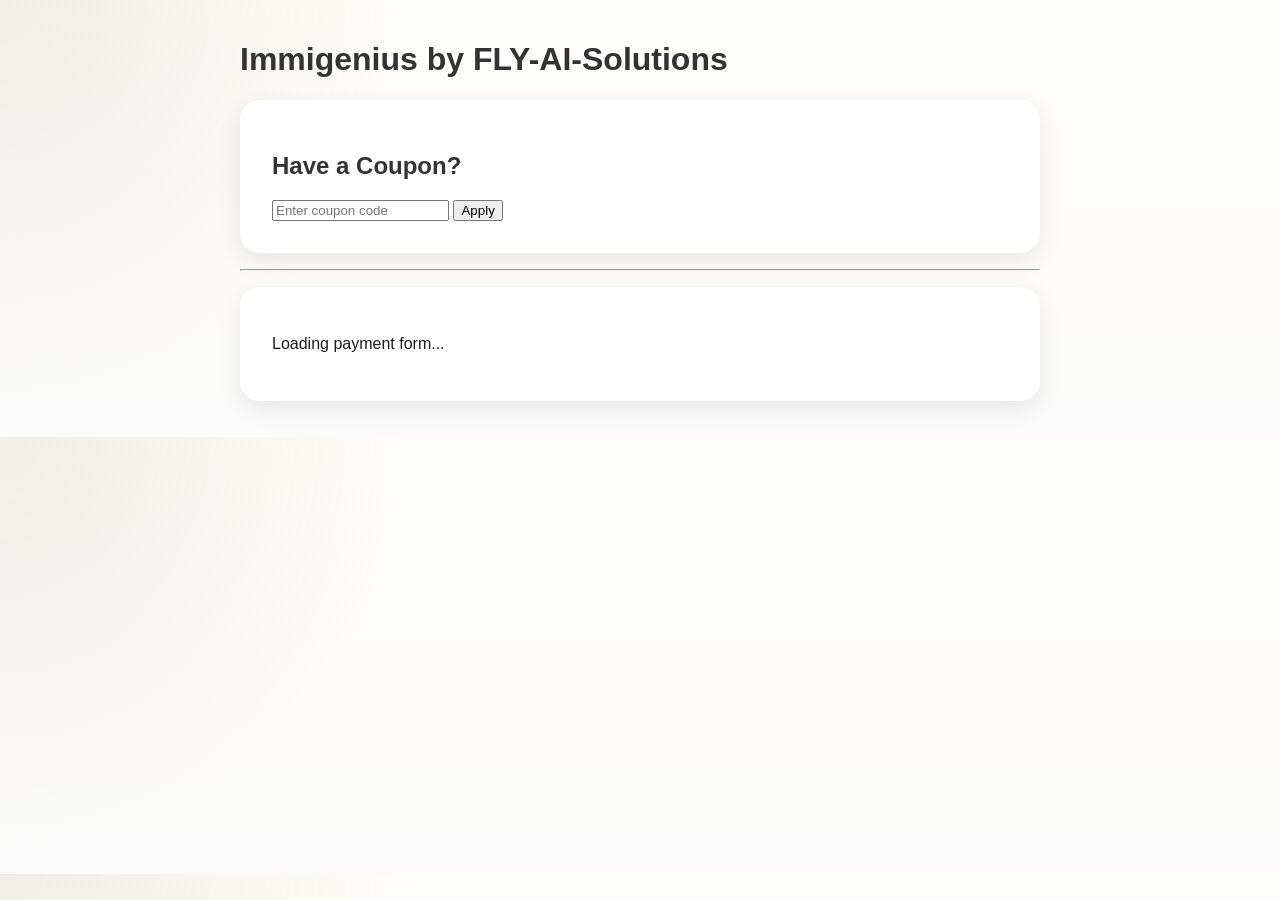
<file: pages/payment/checkout.html>
<!DOCTYPE html>
<html lang="en">
<head>
  <meta charset="UTF-8">
  <meta name="viewport" content="width=device-width, initial-scale=1.0">
  <meta name="description" content="Payment for NIW Eligibility Report - by ImmiGeniUS">
  <title>ImmiGeniUS I-140 Payment</title>
  <link rel="stylesheet" href="../../assets/css/base.css">
  <link rel="stylesheet" href="../../assets/css/theme.css">
  <script src="https://js.stripe.com/v3/" defer></script>
  <script src="../../assets/js/app-config.js" defer></script>
  <script src="../../assets/js/checkout.js" defer></script>
</head>
  <!-- Google tag (gtag.js) -->
<script async src="https://www.googletagmanager.com/gtag/js?id=G-R65K06V97N"></script>
<script>
  window.dataLayer = window.dataLayer || [];
  function gtag(){dataLayer.push(arguments);}
  gtag('js', new Date());

  gtag('config', 'G-R65K06V97N');
</script>
<body>
  <header>
    <h1>Immigenius by FLY-AI-Solutions</h1>
  </header>
  <main>
    <section id="coupon-section">
      <h2>Have a Coupon?</h2>
      <div class="coupon-form">
        <input type="text" id="coupon-code" placeholder="Enter coupon code" aria-label="Coupon Code">
        <button id="apply-coupon-btn">Apply</button>
      </div>
      <div id="coupon-message" aria-live="polite"></div>
    </section>

    <hr>

    <section id="loading" aria-live="polite">
      <p>Loading payment form...</p>
    </section>
    <section id="checkout" aria-live="polite" class="hidden">
      </section>
    <section id="error-message" class="hidden" aria-live="polite">
      <h2>Payment Error</h2>
      <p id="error-text">Unable to load payment form. Please try again or contact <a href="mailto:contact@flyai.online">contact@flyai.online</a>.</p>
    </section>
  </main>
</body>
</html>
</file>
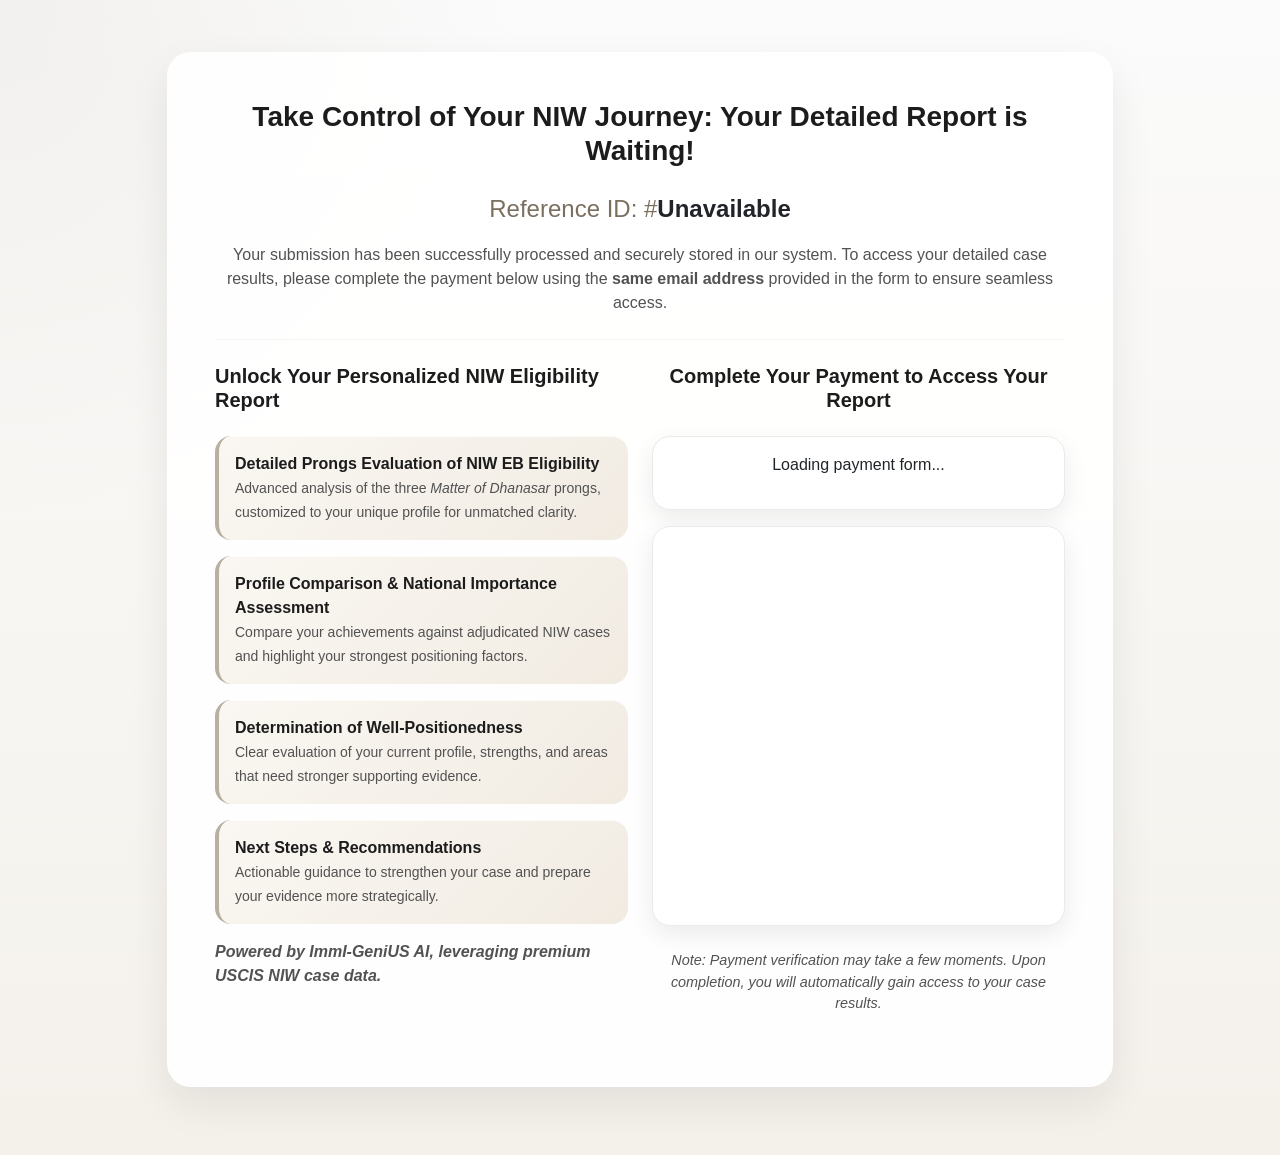
<file: pages/payment/payment.html>
<!DOCTYPE html>
<html lang="en">
  <head>
    <meta charset="UTF-8" />
    <meta name="viewport" content="width=device-width, initial-scale=1" />
    <title>Payment Page</title>
    <link
      href="https://cdn.jsdelivr.net/npm/bootstrap@5.3.3/dist/css/bootstrap.min.css"
      rel="stylesheet"
    />
    <link rel="stylesheet" href="../../assets/css/base.css" />
    <link rel="stylesheet" href="../../assets/css/theme.css" />
    <script src="https://js.stripe.com/v3/" defer></script>
    <script src="../../assets/js/app-config.js" defer></script>
    <script src="../../assets/js/checkout.js" defer></script>
    <style>
      :root {
        --primary-taupe: #b9b0a2;
        --dark-charcoal: #1c1c1c;
        --text-secondary: #525252;
        --background-light: #fbfbfb;
        --border-color: #eaeaea;
      }
      body {
        font-family: "Inter", "Segoe UI", sans-serif;
        background:
          radial-gradient(circle at top left, rgba(185, 176, 162, 0.14), transparent 30%),
          linear-gradient(180deg, #fbfbfb 0%, #f4f1eb 100%);
        color: var(--dark-charcoal);
      }
      .payment-shell {
        padding: 2rem 0 3rem;
      }
      .payment-card {
        border: 1px solid var(--border-color);
        border-radius: 24px;
        box-shadow: 0 18px 40px rgba(28, 28, 28, 0.08);
        overflow: hidden;
        background: rgba(255, 255, 255, 0.95);
      }
      .payment-title,
      .payment-subtitle {
        color: var(--dark-charcoal);
      }
      .payment-ref {
        color: #7b6f60;
      }
      .payment-kicker,
      .payment-note,
      .powered-note {
        color: var(--text-secondary);
      }
      .accent-rule {
        border-color: rgba(185, 176, 162, 0.45);
      }
      .feature-card {
        margin-bottom: 1rem;
        padding: 1rem;
        background: linear-gradient(135deg, #faf7f2, #f1ebe2);
        border-radius: 16px;
        border-left: 4px solid var(--primary-taupe);
        box-shadow: inset 0 1px 0 rgba(255, 255, 255, 0.75);
      }
      .feature-card strong,
      .feature-heading {
        color: var(--dark-charcoal);
      }
      .feature-card small {
        color: var(--text-secondary);
      }
      #loading,
      #checkout,
      #error-message {
        border: 1px solid var(--border-color);
        border-radius: 18px;
        padding: 1rem;
        background: #fff;
      }
      @media (max-width: 768px) {
        .payment-shell {
          padding-top: 1rem;
        }
        .payment-card .card-body {
          padding: 1.5rem !important;
        }
      }
    </style>
  </head>
  <!-- Google tag (gtag.js) -->
  <script
    async
    src="https://www.googletagmanager.com/gtag/js?id=G-R65K06V97N"
  ></script>
  <script>
    window.dataLayer = window.dataLayer || [];
    function gtag() {
      dataLayer.push(arguments);
    }
    gtag("js", new Date());
    gtag("config", "G-R65K06V97N");
  </script>
  <body class="page-shell">
    <div class="container payment-shell">
      <div class="row justify-content-center">
        <div class="col-lg-10 col-md-12">
          <div class="card payment-card border-0">
            <div class="card-body p-5">
              <h3 class="mb-4 payment-title fw-bold text-center">
                Take Control of Your NIW Journey: Your Detailed Report is Waiting!
              </h3>
              <div class="text-center my-3 fs-4 payment-ref">
                Reference ID: #<span id="refId" class="fw-bold text-dark"></span>
              </div>
              <p class="payment-kicker mb-4 text-center">
                Your submission has been successfully processed and securely stored in
                our system. To access your detailed case results, please complete the
                payment below using the <strong>same email address</strong> provided in
                the form to ensure seamless access.
              </p>

              <hr class="my-4 accent-rule" />

              <div class="row">
                <div class="col-lg-6 col-md-6 mb-4">
                  <h5 class="mb-4 feature-heading fw-bold">
                    Unlock Your Personalized NIW Eligibility Report
                  </h5>
                  <ul class="list-unstyled mb-0">
                    <li class="feature-card">
                      <strong>Detailed Prongs Evaluation of NIW EB Eligibility</strong><br />
                      <small>
                        Advanced analysis of the three <em>Matter of Dhanasar</em>
                        prongs, customized to your unique profile for unmatched clarity.
                      </small>
                    </li>
                    <li class="feature-card">
                      <strong>Profile Comparison & National Importance Assessment</strong><br />
                      <small>
                        Compare your achievements against adjudicated NIW cases and
                        highlight your strongest positioning factors.
                      </small>
                    </li>
                    <li class="feature-card">
                      <strong>Determination of Well-Positionedness</strong><br />
                      <small>
                        Clear evaluation of your current profile, strengths, and areas
                        that need stronger supporting evidence.
                      </small>
                    </li>
                    <li class="feature-card mb-0">
                      <strong>Next Steps & Recommendations</strong><br />
                      <small>
                        Actionable guidance to strengthen your case and prepare your
                        evidence more strategically.
                      </small>
                    </li>
                  </ul>
                  <p class="powered-note fw-bold mt-3">
                    <em>
                      Powered by ImmI-GeniUS AI, leveraging premium USCIS NIW case data.
                    </em>
                  </p>
                </div>

                <div class="col-lg-6 col-md-6 mb-4">
                  <h5 class="mb-4 payment-subtitle fw-bold text-center">
                    Complete Your Payment to Access Your Report
                  </h5>
                  <section id="loading" aria-live="polite" class="text-center">
                    <p>Loading payment form...</p>
                  </section>
                  <section id="checkout" aria-live="polite"></section>
                  <section id="error-message" class="hidden text-center" aria-live="polite">
                    <h2 class="h5 text-danger">Payment Error</h2>
                    <p id="error-text">
                      Unable to load payment form. Please try again or contact
                      <a href="mailto:contact@flyai.online">contact@flyai.online</a>.
                    </p>
                  </section>
                  <div class="mt-4 payment-note text-center" style="font-size: 0.9rem">
                    <em>
                      Note: Payment verification may take a few moments. Upon
                      completion, you will automatically gain access to your case results.
                    </em>
                  </div>
                </div>
              </div>
            </div>
          </div>
        </div>
      </div>
    </div>

    <script>
      const urlParams = new URLSearchParams(window.location.search);
      const dataId = urlParams.get("rB");

      if (dataId) {
        document.getElementById("refId").textContent = dataId;
      } else {
        document.getElementById("refId").textContent = "Unavailable";
      }
    </script>
  </body>
</html>
</file>
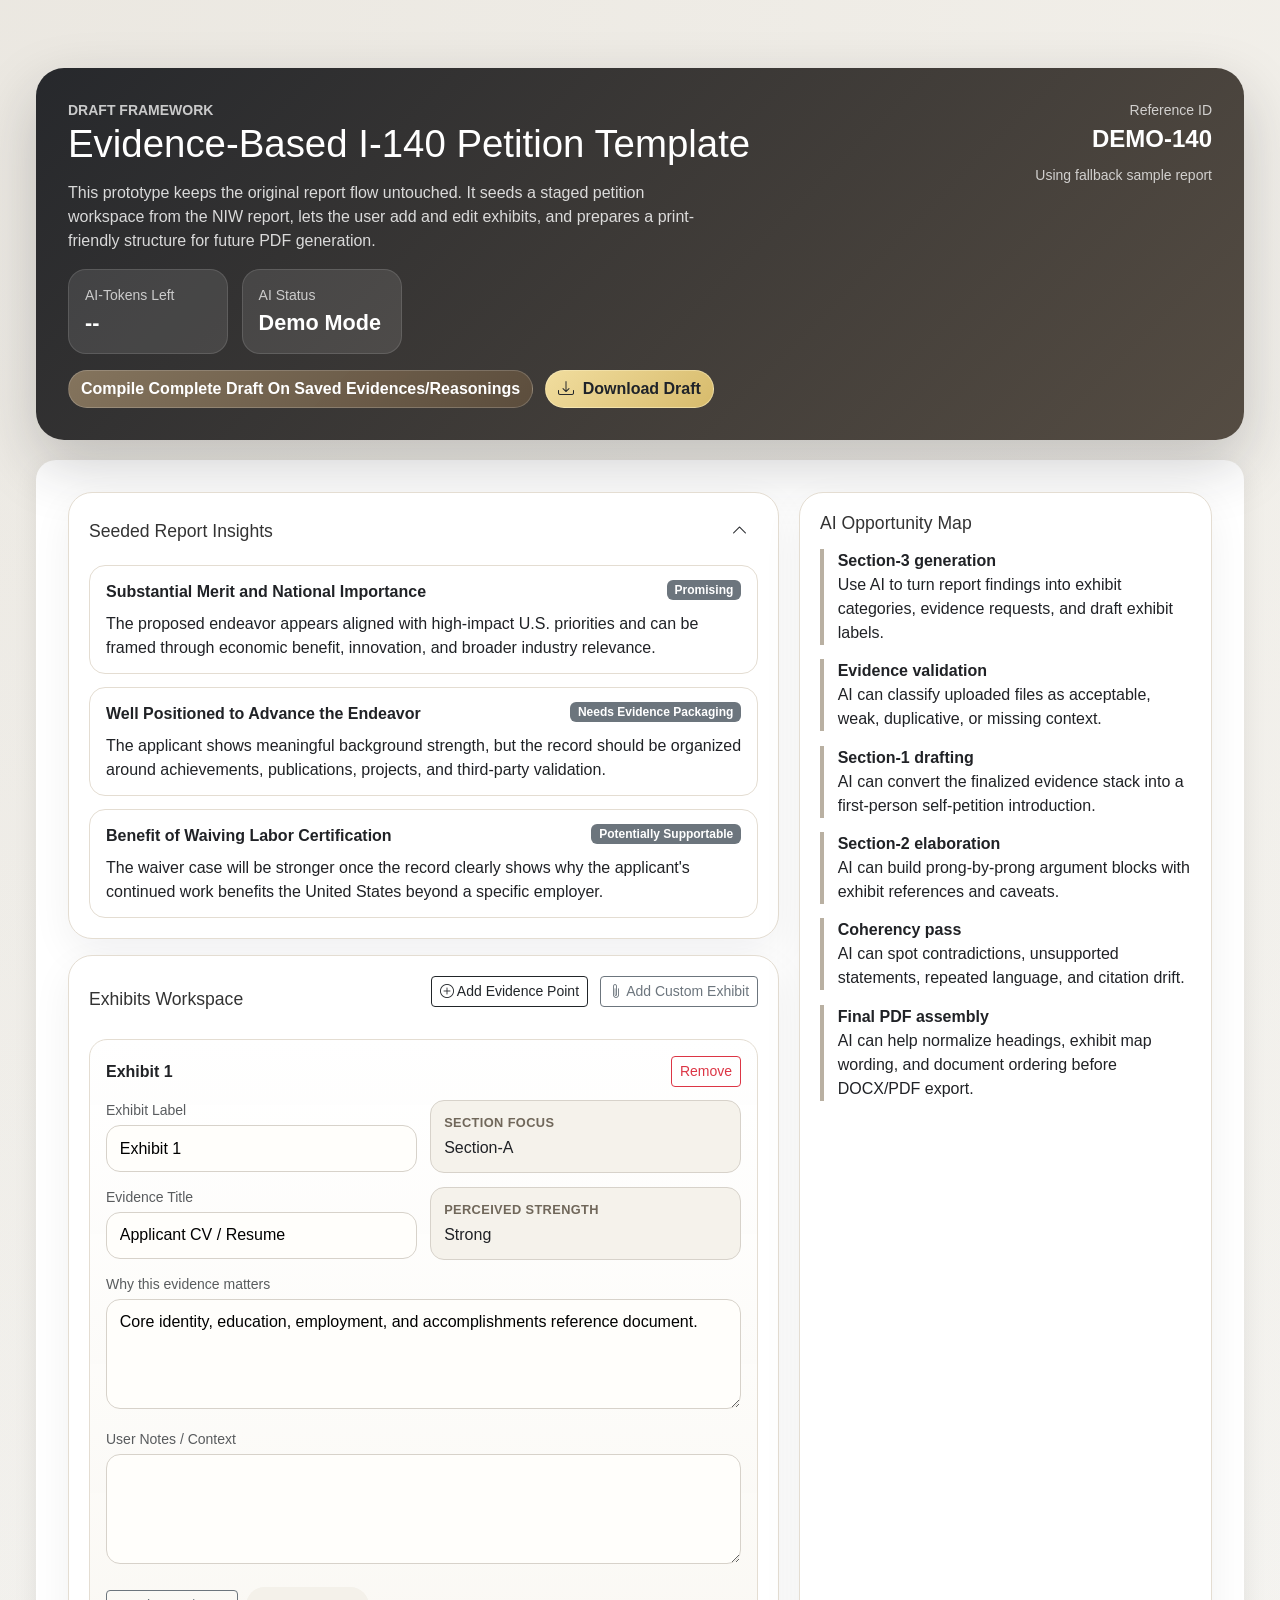
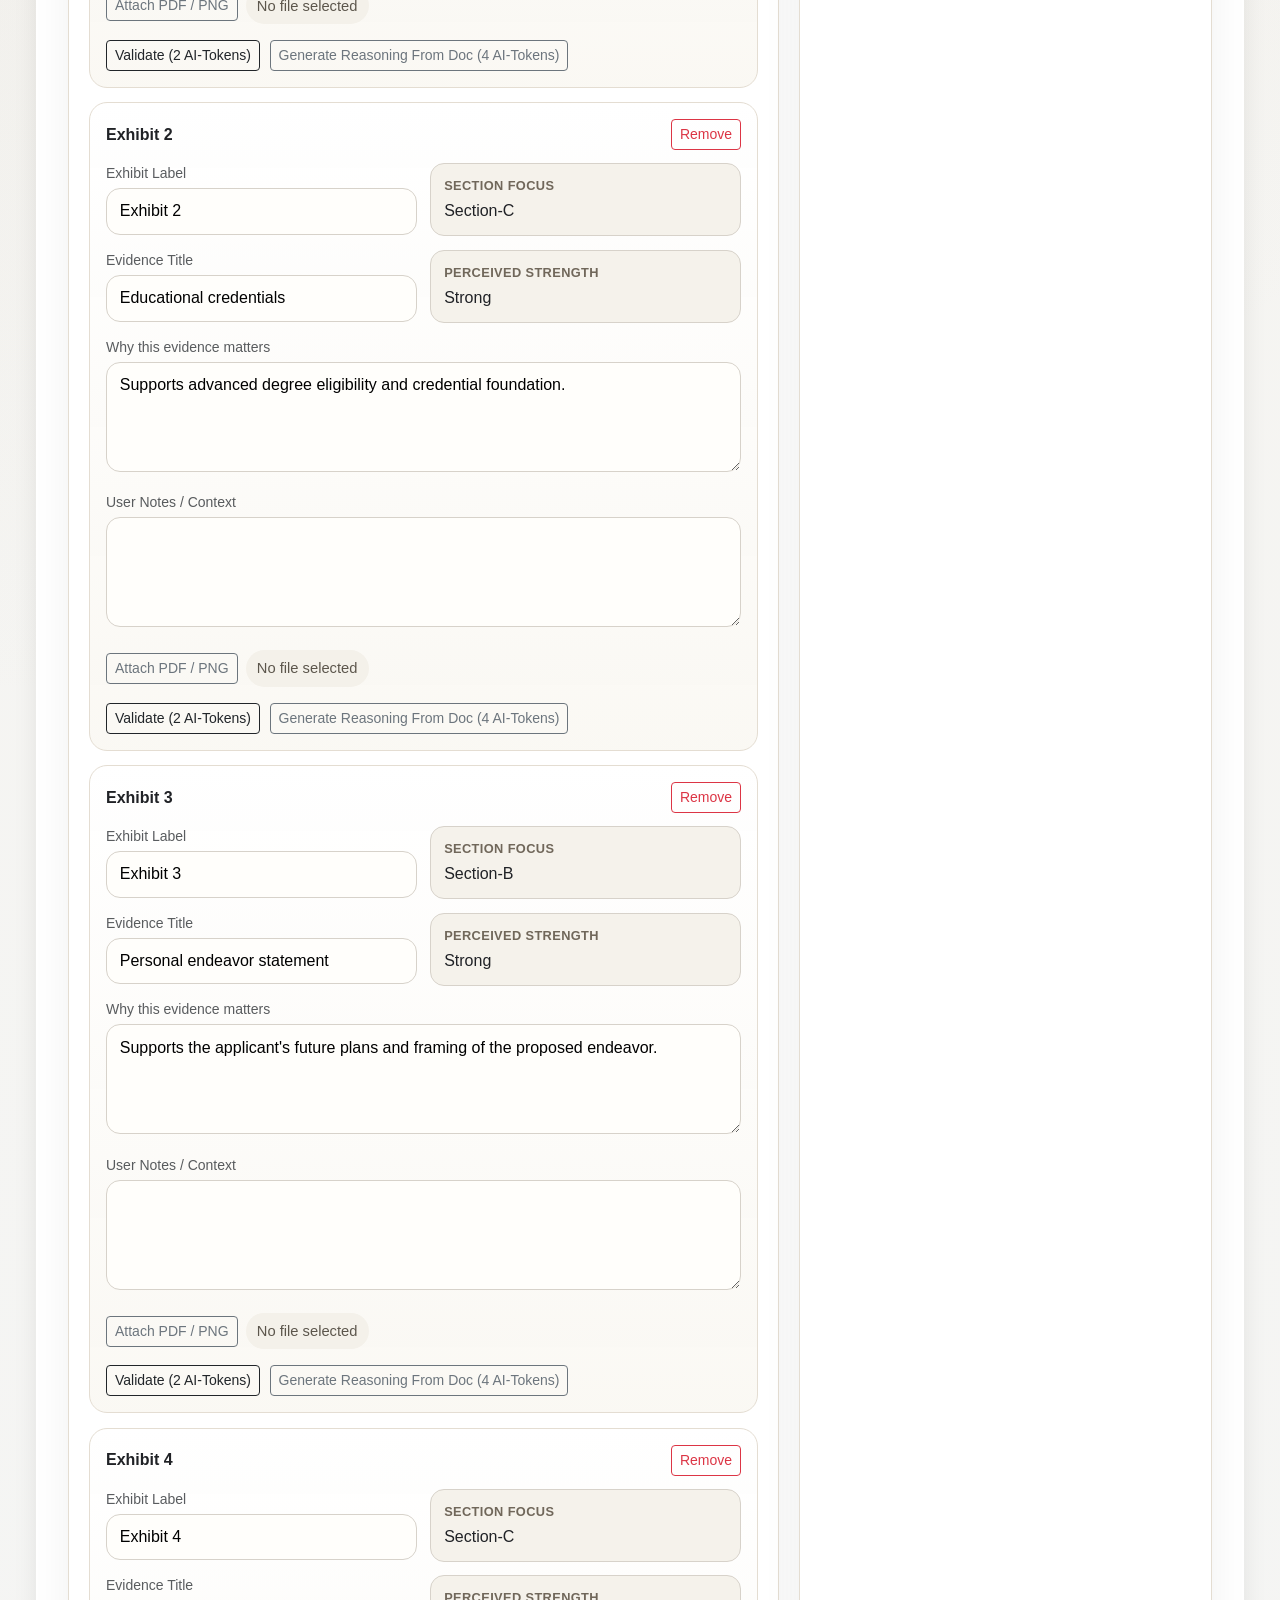
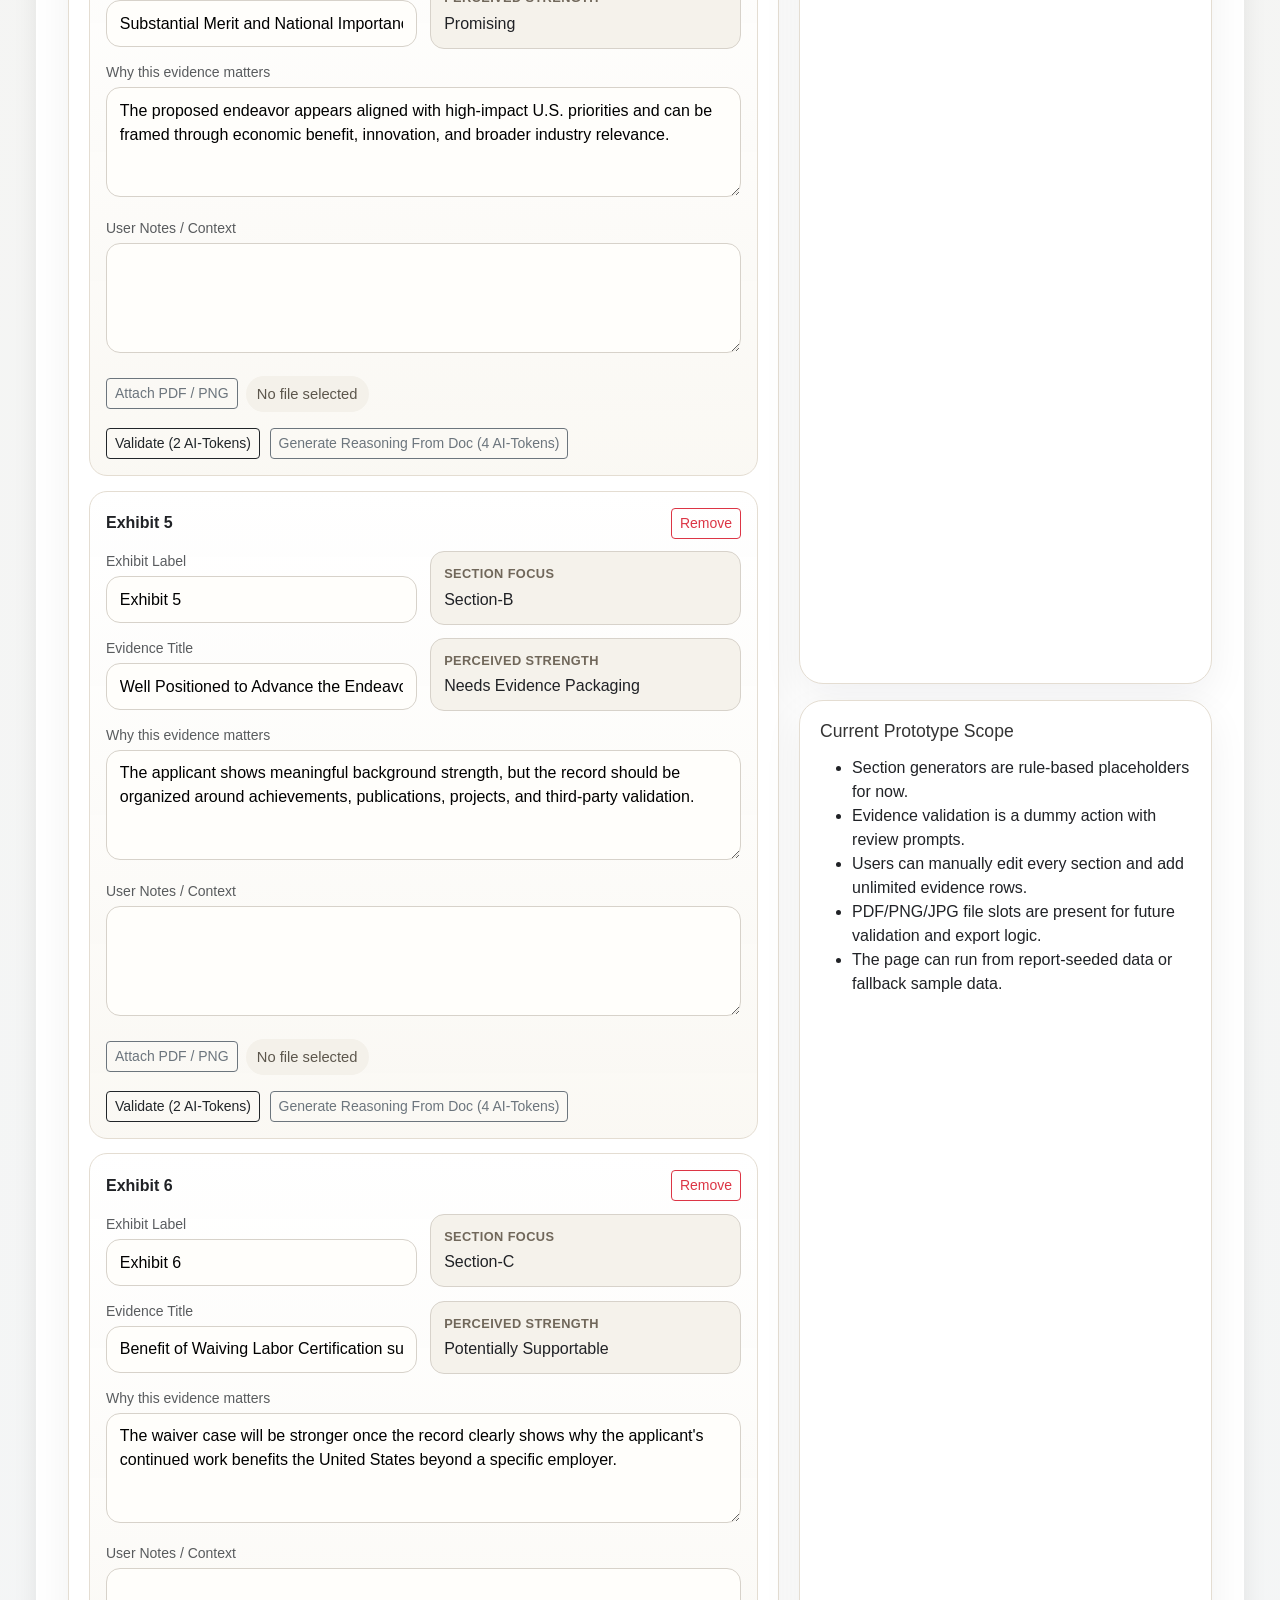
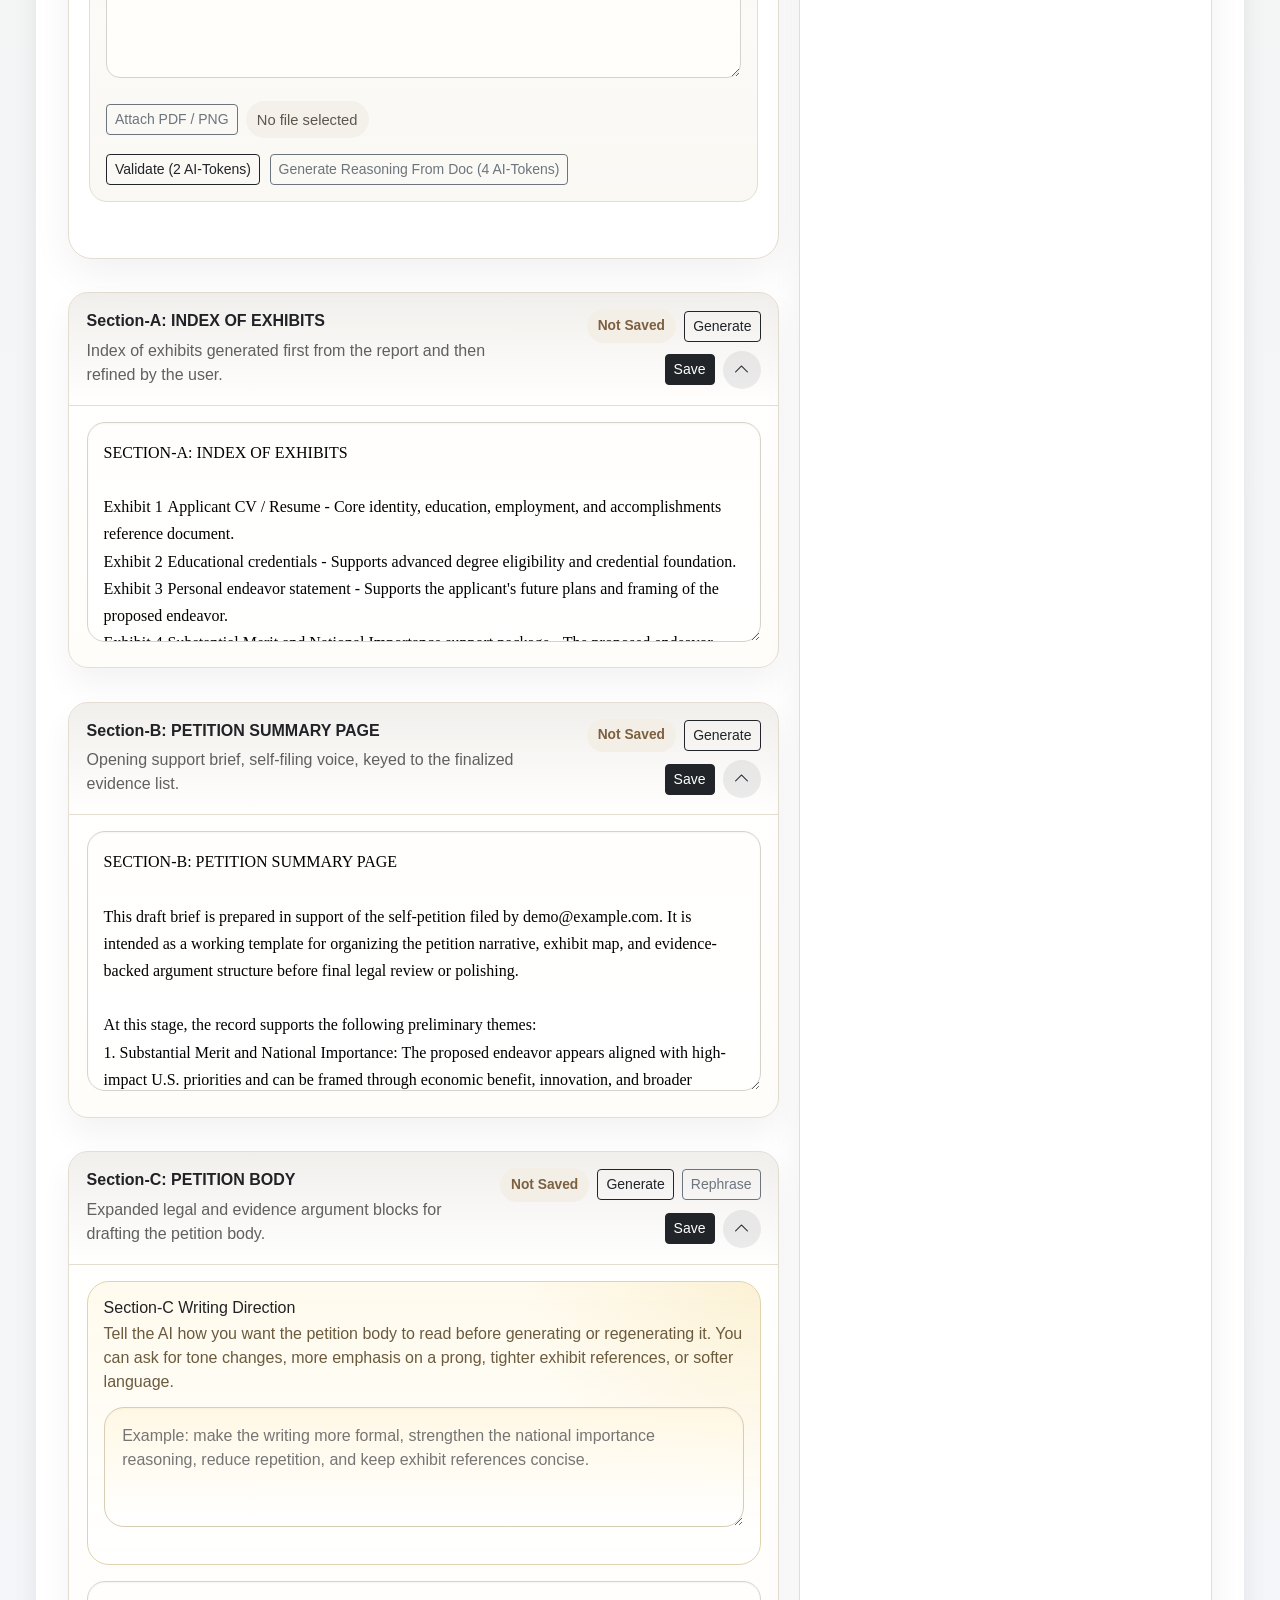
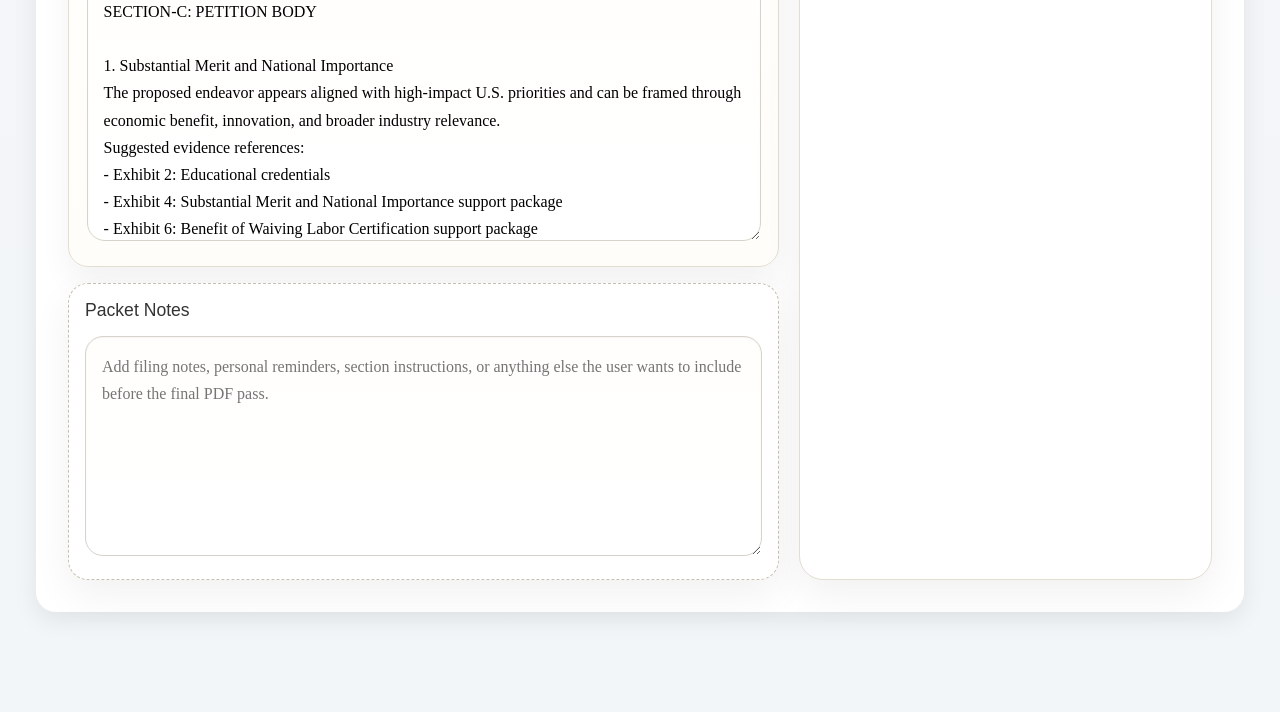
<file: pages/petition/petition_template_form.html>
<!DOCTYPE html>
<html lang="en">
  <head>
    <meta charset="UTF-8" />
    <meta name="viewport" content="width=device-width, initial-scale=1.0" />
    <title>I-140 Draft Petition Template</title>
    <link
      href="https://cdn.jsdelivr.net/npm/bootstrap@5.3.3/dist/css/bootstrap.min.css"
      rel="stylesheet"
    />
    <link
      rel="stylesheet"
      href="https://cdn.jsdelivr.net/npm/bootstrap-icons@1.13.1/font/bootstrap-icons.min.css"
    />
    <link rel="stylesheet" href="../../assets/css/base.css" />
    <link rel="stylesheet" href="../../assets/css/theme.css" />
    <script src="https://js.stripe.com/v3/" defer></script>
    <script src="../../assets/js/app-config.js" defer></script>
    <script src="../../assets/js/petition-template.js" defer></script>
    <style>
      :root {
        --petition-ink: #202226;
        --petition-warm: #b9b0a2;
        --petition-paper: #fffdf9;
        --petition-panel: #ffffff;
        --petition-line: #e4ddd2;
      }
      body {
        background:
          radial-gradient(circle at top left, rgba(185, 176, 162, 0.18), transparent 32%),
          linear-gradient(180deg, #f6f4ef 0%, #f3f6f9 100%);
        color: var(--petition-ink);
      }
      .petition-shell {
        max-width: 1440px;
        margin: 0 auto;
        padding: 2rem 1rem 4rem;
      }
      .toast-stack {
        position: fixed;
        left: 1.25rem;
        bottom: 1.25rem;
        z-index: 2200;
        display: flex;
        flex-direction: column;
        gap: 0.75rem;
      }
      .toast-card {
        min-width: 280px;
        max-width: 360px;
        padding: 0.95rem 1rem;
        border-radius: 16px;
        color: #fff;
        background: rgba(28, 28, 28, 0.96);
        box-shadow: 0 14px 40px rgba(0, 0, 0, 0.28);
        opacity: 0;
        transform: translateY(18px);
        transition: opacity 0.25s ease, transform 0.25s ease;
      }
      .toast-card.show {
        opacity: 1;
        transform: translateY(0);
      }
      .toast-card.success {
        border-left: 4px solid #12b76a;
      }
      .toast-card.error {
        border-left: 4px solid #f04438;
      }
      .toast-card.info {
        border-left: 4px solid #7c8aa5;
      }
      .petition-hero {
        background: linear-gradient(135deg, rgba(32, 34, 38, 0.97), rgba(73, 64, 54, 0.93));
        color: #fff;
        border-radius: 28px;
        padding: 2rem;
        box-shadow: 0 24px 60px rgba(31, 34, 38, 0.22);
        isolation: isolate;
        position: relative;
      }
      .petition-hero:hover,
      .petition-hero:focus-within {
        background: linear-gradient(135deg, rgba(32, 34, 38, 0.97), rgba(73, 64, 54, 0.93)) !important;
        color: #fff !important;
      }
      .petition-hero * {
        color: inherit;
      }
      .petition-hero a,
      .petition-hero button {
        transition: transform 0.2s ease, box-shadow 0.2s ease, background-color 0.2s ease;
      }
      .petition-hero h1 {
        margin: 0;
        font-size: clamp(2rem, 3vw, 3.2rem);
      }
      .petition-hero p {
        margin: 0.85rem 0 0;
        max-width: 72ch;
        color: rgba(255, 255, 255, 0.82);
      }
      .petition-layout {
        display: grid;
        grid-template-columns: minmax(0, 1.55fr) minmax(320px, 0.9fr);
        gap: 1.25rem;
        margin-top: 1.25rem;
      }
      .petition-card {
        background: var(--petition-panel);
        border: 1px solid var(--petition-line);
        border-radius: 24px;
        padding: 1.25rem;
        box-shadow: 0 14px 40px rgba(15, 23, 42, 0.06);
        position: relative;
        z-index: 0;
      }
      .petition-card:hover,
      .petition-card:focus-within {
        background: var(--petition-panel);
      }
      .petition-card h2 {
        font-size: 1.1rem;
        margin-bottom: 0.9rem;
      }
      .petition-toolbar {
        display: flex;
        flex-wrap: wrap;
        gap: 0.75rem;
        margin-top: 1rem;
      }
      .petition-toolbar .btn {
        border-radius: 999px;
        font-weight: 600;
      }
      .petition-ai-btn {
        color: #fff;
        border: 1px solid rgba(255, 255, 255, 0.2);
        background: rgba(255, 255, 255, 0.12);
        backdrop-filter: blur(12px);
      }
      .petition-ai-btn:hover,
      .petition-ai-btn:focus {
        color: #fff;
        background: rgba(255, 255, 255, 0.22);
        border-color: rgba(255, 255, 255, 0.34);
        box-shadow: 0 12px 28px rgba(8, 12, 20, 0.22);
        transform: translateY(-1px);
      }
      .petition-ai-btn:disabled {
        opacity: 0.55;
        cursor: not-allowed;
        transform: none;
        box-shadow: none;
      }
      .petition-print-btn {
        color: #1f2329;
        background: linear-gradient(135deg, #f1dd9e, #d7bb6c);
        border: 1px solid rgba(255, 245, 206, 0.45);
      }
      .petition-print-btn:hover,
      .petition-print-btn:focus {
        color: #1f2329;
        background: linear-gradient(135deg, #f6e3a9, #dec57d);
        transform: translateY(-1px);
      }
      .petition-compile-btn {
        color: #fff;
        background: linear-gradient(135deg, rgba(137, 120, 96, 0.95), rgba(93, 78, 61, 0.98));
        border: 1px solid rgba(255, 255, 255, 0.18);
      }
      .petition-compile-btn:hover,
      .petition-compile-btn:focus {
        color: #fff;
        background: linear-gradient(135deg, rgba(149, 130, 104, 0.98), rgba(104, 87, 69, 0.98));
        transform: translateY(-1px);
      }
      .token-panel {
        display: flex;
        flex-wrap: wrap;
        gap: 0.85rem;
        margin-top: 1rem;
      }
      .token-chip {
        min-width: 160px;
        padding: 0.85rem 1rem;
        border-radius: 18px;
        background: rgba(255, 255, 255, 0.1);
        border: 1px solid rgba(255, 255, 255, 0.12);
      }
      .token-chip strong {
        display: block;
        font-size: 1.35rem;
      }
      .token-chip small {
        color: rgba(255, 255, 255, 0.72);
      }
      .petition-stage {
        margin-top: 1.1rem;
        border: 1px solid var(--petition-line);
        border-radius: 20px;
        background: linear-gradient(180deg, rgba(255, 255, 255, 0.96), rgba(255, 253, 249, 0.96));
        overflow: hidden;
        box-shadow: 0 16px 32px rgba(15, 23, 42, 0.05);
      }
      .petition-stage-head {
        display: flex;
        justify-content: space-between;
        gap: 1rem;
        align-items: flex-start;
        padding: 1rem 1.1rem;
        border-bottom: 1px solid var(--petition-line);
        background: linear-gradient(180deg, rgba(185, 176, 162, 0.2), rgba(255, 255, 255, 0.35));
      }
      .petition-stage-head.is-collapsed {
        border-bottom: none;
      }
      .petition-stage-head p {
        margin: 0.35rem 0 0;
        color: #5f605f;
      }
      .stage-actions {
        display: flex;
        flex-wrap: wrap;
        gap: 0.5rem;
        align-items: center;
        justify-content: flex-end;
      }
      .stage-toggle {
        border: none;
        border-radius: 50%;
        background: rgba(32, 34, 38, 0.08);
        color: var(--petition-ink);
        font-weight: 600;
        width: 38px;
        height: 38px;
        display: inline-flex;
        align-items: center;
        justify-content: center;
      }
      .stage-toggle:hover,
      .stage-toggle:focus {
        background: rgba(32, 34, 38, 0.14);
      }
      .info-toggle {
        border: none;
        background: transparent;
        color: var(--petition-ink);
        width: 36px;
        height: 36px;
        border-radius: 50%;
        display: inline-flex;
        align-items: center;
        justify-content: center;
      }
      .info-toggle:hover,
      .info-toggle:focus {
        background: rgba(32, 34, 38, 0.08);
      }
      .petition-stage-body {
        padding: 1rem 1.1rem 1.15rem;
      }
      .petition-stage-body.hidden {
        display: none !important;
      }
      .petition-textarea {
        width: 100%;
        min-height: 260px;
        border: 1px solid #d7d2ca;
        border-radius: 18px;
        padding: 1rem;
        background: linear-gradient(180deg, #fffefc 0%, #ffffff 100%);
        font-family: "Times New Roman", Times, serif;
        line-height: 1.7;
        resize: vertical;
        box-shadow: inset 0 1px 2px rgba(15, 23, 42, 0.04);
      }
      .petition-textarea.section-compact {
        min-height: 220px;
      }
      .section-prompt {
        width: 100%;
        min-height: 120px;
        border: 1px solid #d8cdb6;
        border-radius: 20px;
        padding: 1rem 1.1rem;
        background:
          linear-gradient(180deg, rgba(255, 247, 226, 0.86), rgba(255, 255, 255, 0.98));
        resize: vertical;
        margin-bottom: 0.85rem;
        box-shadow: inset 0 1px 2px rgba(122, 90, 24, 0.05);
      }
      .prompt-panel {
        border: 1px solid #e2d3b0;
        border-radius: 22px;
        padding: 1rem;
        margin-bottom: 1rem;
        background:
          radial-gradient(circle at top right, rgba(244, 223, 163, 0.32), transparent 32%),
          linear-gradient(180deg, rgba(255, 250, 236, 0.95), rgba(255, 255, 255, 0.98));
      }
      .prompt-panel h3 {
        font-size: 1rem;
        margin-bottom: 0.35rem;
      }
      .prompt-panel p {
        margin-bottom: 0.8rem;
        color: #6b5b3c;
      }
      .save-badge {
        border-radius: 999px;
        padding: 0.4rem 0.7rem;
        background: #edf4ef;
        color: #1f6a39;
        font-size: 0.86rem;
        font-weight: 600;
      }
      .save-badge.pending {
        background: #f3efe7;
        color: #7c6040;
      }
      .petition-status {
        min-height: 1.5rem;
        margin-top: 0.75rem;
        color: #5c677d;
        font-weight: 500;
      }
      .report-insights {
        display: grid;
        gap: 0.8rem;
      }
      .insight-pill {
        border: 1px solid var(--petition-line);
        border-radius: 16px;
        padding: 0.85rem 1rem;
        background: rgba(255, 255, 255, 0.9);
      }
      .readonly-chip {
        border: 1px solid #d7d2ca;
        border-radius: 14px;
        padding: 0.75rem 0.8rem;
        background: #f5f2eb;
        min-height: 50px;
      }
      .readonly-chip strong {
        display: block;
        font-size: 0.8rem;
        color: #70675a;
        margin-bottom: 0.25rem;
        text-transform: uppercase;
        letter-spacing: 0.03em;
      }
      .evidence-actions {
        display: flex;
        flex-wrap: wrap;
        gap: 0.6rem;
      }
      .evidence-controls {
        display: flex;
        flex-wrap: wrap;
        gap: 0.75rem;
        margin-bottom: 1rem;
      }
      .evidence-list {
        display: grid;
        gap: 0.9rem;
      }
      .evidence-item {
        border: 1px solid var(--petition-line);
        border-radius: 18px;
        background: linear-gradient(180deg, rgba(255, 255, 255, 0.98), rgba(250, 248, 243, 0.96));
        padding: 1rem;
      }
      .evidence-grid {
        display: grid;
        grid-template-columns: repeat(2, minmax(0, 1fr));
        gap: 0.85rem;
      }
      .evidence-item textarea,
      .evidence-item input,
      .evidence-item select {
        width: 100%;
        border: 1px solid #d7d2ca;
        border-radius: 14px;
        padding: 0.65rem 0.8rem;
        background: #fffefb;
      }
      .evidence-item textarea {
        min-height: 110px;
        resize: vertical;
      }
      .evidence-meta {
        display: flex;
        justify-content: space-between;
        gap: 1rem;
        align-items: center;
        margin-bottom: 0.8rem;
      }
      .attachment-chip {
        display: inline-flex;
        align-items: center;
        gap: 0.45rem;
        border-radius: 999px;
        padding: 0.45rem 0.7rem;
        background: #f4f1ea;
        color: #5c564c;
        font-size: 0.92rem;
      }
      .side-list {
        display: grid;
        gap: 0.9rem;
      }
      .side-note {
        border-left: 4px solid var(--petition-warm);
        padding-left: 0.85rem;
      }
      .print-sheet {
        background: #fff;
        border: 1px dashed #cabfae;
        border-radius: 20px;
        padding: 1rem;
      }
      .hidden {
        display: none !important;
      }
      .token-modal {
        position: fixed;
        inset: 0;
        z-index: 2300;
        display: flex;
        align-items: center;
        justify-content: center;
        padding: 1rem;
        background: rgba(20, 20, 20, 0.55);
        backdrop-filter: blur(6px);
      }
      .token-modal-card {
        width: min(960px, 100%);
        max-height: calc(100vh - 2rem);
        overflow: auto;
        border-radius: 28px;
        border: 1px solid rgba(185, 176, 162, 0.32);
        background: #fffdf9;
        box-shadow: 0 24px 70px rgba(15, 23, 42, 0.24);
        padding: 1.25rem;
      }
      .token-modal-head {
        display: flex;
        justify-content: space-between;
        align-items: flex-start;
        gap: 1rem;
        margin-bottom: 1rem;
      }
      .token-modal-head p {
        margin: 0.35rem 0 0;
        color: #61584d;
      }
      .token-close {
        border: none;
        width: 40px;
        height: 40px;
        border-radius: 50%;
        background: rgba(32, 34, 38, 0.08);
      }
      .token-package-grid {
        display: grid;
        grid-template-columns: repeat(2, minmax(0, 1fr));
        gap: 0.9rem;
        margin-bottom: 1rem;
      }
      .token-package-card {
        border: 1px solid #ddd4c7;
        border-radius: 22px;
        padding: 1rem;
        background: linear-gradient(180deg, #fffefb, #f7f2ea);
        cursor: pointer;
        transition: border-color 0.18s ease, box-shadow 0.18s ease, transform 0.18s ease;
      }
      .token-package-card:hover,
      .token-package-card:focus-within {
        border-color: #9a8871;
        box-shadow: 0 14px 34px rgba(15, 23, 42, 0.08);
        transform: translateY(-1px);
      }
      .token-package-card.is-selected {
        border-color: #6e5f4d;
        box-shadow: 0 16px 40px rgba(110, 95, 77, 0.15);
      }
      .token-package-card small {
        color: #6a6155;
      }
      .token-purchase-row {
        display: grid;
        grid-template-columns: minmax(0, 1fr) minmax(300px, 1.1fr);
        gap: 1rem;
      }
      .token-coupon-box,
      .token-checkout-shell {
        border: 1px solid #e1d8cb;
        border-radius: 22px;
        padding: 1rem;
        background: #ffffff;
      }
      .token-coupon-box input {
        border-radius: 14px;
        border: 1px solid #d7d2ca;
        padding: 0.7rem 0.85rem;
      }
      .token-checkout-shell .checkout-host {
        min-height: 440px;
      }
      .token-help {
        color: #645a4d;
        font-size: 0.95rem;
      }
      @media (max-width: 768px) {
        .token-package-grid,
        .token-purchase-row {
          grid-template-columns: 1fr;
        }
      }
      @media (max-width: 1100px) {
        .petition-layout {
          grid-template-columns: 1fr;
        }
      }
      @media (max-width: 768px) {
        .evidence-grid {
          grid-template-columns: 1fr;
        }
        .toast-stack {
          right: 1rem;
          left: 1rem;
          bottom: 1rem;
        }
        .toast-card {
          max-width: none;
          min-width: 0;
        }
      }
      @media print {
        body {
          background: #fff;
        }
        .petition-hero,
        .petition-toolbar,
        .evidence-controls,
        .sidebar-only,
        .btn,
        .petition-status {
          display: none !important;
        }
        .petition-layout {
          display: block;
        }
        .petition-card,
        .petition-stage,
        .print-sheet {
          box-shadow: none;
          border: none;
        }
        .petition-shell {
          padding: 0;
        }
      }
    </style>
  </head>
  <body>
    <main class="petition-shell">
      <section class="petition-hero">
        <div class="d-flex flex-column flex-lg-row justify-content-between gap-3">
          <div>
            <div class="text-uppercase small fw-semibold opacity-75">Draft Framework</div>
            <h1>Evidence-Based I-140 Petition Template</h1>
            <p>
              This prototype keeps the original report flow untouched. It seeds a staged
              petition workspace from the NIW report, lets the user add and edit exhibits,
              and prepares a print-friendly structure for future PDF generation.
            </p>
            <div class="token-panel">
              <div class="token-chip">
                <small>AI-Tokens Left</small>
                <strong id="tokenBalanceValue">--</strong>
              </div>
              <div class="token-chip">
                <small>AI Status</small>
                <strong id="tokenStatusValue">Loading</strong>
              </div>
            </div>
          </div>
          <div class="text-lg-end">
            <div class="small opacity-75">Reference ID</div>
            <div id="referenceBadge" class="fs-4 fw-bold">Draft Mode</div>
            <div id="seedBadge" class="small opacity-75 mt-2">Using fallback sample report</div>
          </div>
        </div>
        <div class="petition-toolbar">
          <button id="compileDraftBtn" class="btn petition-compile-btn" type="button">
            Compile Complete Draft On Saved Evidences/Reasonings
          </button>
          <button id="printPetitionBtn" class="btn petition-print-btn" type="button">
            <i class="bi bi-download me-1"></i> Download Draft
          </button>
        </div>
      </section>

      <section class="petition-layout">
        <div class="d-grid gap-3">
          <article class="petition-card">
            <div class="d-flex justify-content-between align-items-center" data-collapse-target="reportInsightsWrap" style="cursor: pointer;">
              <h2 class="mb-0">Seeded Report Insights</h2>
              <button class="info-toggle" type="button">
                <i class="bi bi-chevron-up"></i>
              </button>
            </div>
            <div id="reportInsightsWrap" class="mt-3">
              <div id="reportInsights" class="report-insights"></div>
            </div>
          </article>

          <article class="petition-card">
            <div class="d-flex justify-content-between align-items-center flex-wrap gap-2 mb-3">
              <h2 class="mb-0">Exhibits Workspace</h2>
              <div class="evidence-controls">
                <button id="addEvidenceBtn" class="btn btn-outline-dark btn-sm" type="button">
                  <i class="bi bi-plus-circle"></i> Add Evidence Point
                </button>
                <button id="addCustomExhibitBtn" class="btn btn-outline-secondary btn-sm" type="button">
                  <i class="bi bi-paperclip"></i> Add Custom Exhibit
                </button>
              </div>
            </div>
            <div id="evidenceList" class="evidence-list"></div>
            <div id="evidenceStatus" class="petition-status"></div>
          </article>

          <article class="petition-stage">
            <div class="petition-stage-head" id="section3Head">
              <div>
                <strong>Section-A: INDEX OF EXHIBITS</strong>
                <p>Index of exhibits generated first from the report and then refined by the user.</p>
              </div>
              <div class="stage-actions">
                <span id="section3SavedBadge" class="save-badge pending">Not Saved</span>
                <button id="generateSection3Btn" class="btn btn-outline-dark btn-sm" type="button">
                  Generate (3 AI-Tokens)
                </button>
                <button id="saveSection3Btn" class="btn btn-dark btn-sm" type="button">
                  Save
                </button>
                <button class="stage-toggle" type="button" data-collapse-target="section3Body">
                  <i class="bi bi-chevron-up"></i>
                </button>
              </div>
            </div>
            <div class="petition-stage-body" id="section3Body">
              <textarea id="section3Text" class="petition-textarea section-compact"></textarea>
            </div>
          </article>

          <article class="petition-stage">
            <div class="petition-stage-head" id="section1Head">
              <div>
                <strong>Section-B: PETITION SUMMARY PAGE</strong>
                <p>Opening support brief, self-filing voice, keyed to the finalized evidence list.</p>
              </div>
              <div class="stage-actions">
                <span id="section1SavedBadge" class="save-badge pending">Not Saved</span>
                <button id="generateSection1Btn" class="btn btn-outline-dark btn-sm" type="button">
                  Generate (5 AI-Tokens)
                </button>
                <button id="saveSection1Btn" class="btn btn-dark btn-sm" type="button">
                  Save
                </button>
                <button class="stage-toggle" type="button" data-collapse-target="section1Body">
                  <i class="bi bi-chevron-up"></i>
                </button>
              </div>
            </div>
            <div class="petition-stage-body" id="section1Body">
              <textarea id="section1Text" class="petition-textarea"></textarea>
            </div>
          </article>

          <article class="petition-stage">
            <div class="petition-stage-head" id="section2Head">
              <div>
                <strong>Section-C: PETITION BODY</strong>
                <p>Expanded legal and evidence argument blocks for drafting the petition body.</p>
              </div>
              <div class="stage-actions">
                <span id="section2SavedBadge" class="save-badge pending">Not Saved</span>
                <button id="generateSection2Btn" class="btn btn-outline-dark btn-sm" type="button">
                  Generate
                </button>
                <button id="coherencyCheckBtn" class="btn btn-outline-secondary btn-sm" type="button">
                  Rephrase
                </button>
                <button id="saveSection2Btn" class="btn btn-dark btn-sm" type="button">
                  Save
                </button>
                <button class="stage-toggle" type="button" data-collapse-target="section2Body">
                  <i class="bi bi-chevron-up"></i>
                </button>
              </div>
            </div>
            <div class="petition-stage-body" id="section2Body">
              <div class="prompt-panel">
                <h3>Section-C Writing Direction</h3>
                <p>
                  Tell the AI how you want the petition body to read before generating or regenerating it.
                  You can ask for tone changes, more emphasis on a prong, tighter exhibit references, or softer language.
                </p>
                <textarea
                  id="section2Prompt"
                  class="section-prompt"
                  placeholder="Example: make the writing more formal, strengthen the national importance reasoning, reduce repetition, and keep exhibit references concise."
                ></textarea>
              </div>
              <textarea id="section2Text" class="petition-textarea"></textarea>
            </div>
          </article>

          <article class="petition-card print-sheet">
            <h2>Packet Notes</h2>
            <textarea
              id="packetNotes"
              class="petition-textarea section-compact"
              placeholder="Add filing notes, personal reminders, section instructions, or anything else the user wants to include before the final PDF pass."
            ></textarea>
          </article>
        </div>

        <aside class="d-grid gap-3 sidebar-only">
          <article class="petition-card">
            <h2>AI Opportunity Map</h2>
            <div class="side-list">
              <div class="side-note">
                <strong>Section-3 generation</strong>
                <div>Use AI to turn report findings into exhibit categories, evidence requests, and draft exhibit labels.</div>
              </div>
              <div class="side-note">
                <strong>Evidence validation</strong>
                <div>AI can classify uploaded files as acceptable, weak, duplicative, or missing context.</div>
              </div>
              <div class="side-note">
                <strong>Section-1 drafting</strong>
                <div>AI can convert the finalized evidence stack into a first-person self-petition introduction.</div>
              </div>
              <div class="side-note">
                <strong>Section-2 elaboration</strong>
                <div>AI can build prong-by-prong argument blocks with exhibit references and caveats.</div>
              </div>
              <div class="side-note">
                <strong>Coherency pass</strong>
                <div>AI can spot contradictions, unsupported statements, repeated language, and citation drift.</div>
              </div>
              <div class="side-note">
                <strong>Final PDF assembly</strong>
                <div>AI can help normalize headings, exhibit map wording, and document ordering before DOCX/PDF export.</div>
              </div>
            </div>
          </article>

          <article class="petition-card">
            <h2>Current Prototype Scope</h2>
            <ul class="mb-0">
              <li>Section generators are rule-based placeholders for now.</li>
              <li>Evidence validation is a dummy action with review prompts.</li>
              <li>Users can manually edit every section and add unlimited evidence rows.</li>
              <li>PDF/PNG/JPG file slots are present for future validation and export logic.</li>
              <li>The page can run from report-seeded data or fallback sample data.</li>
            </ul>
          </article>
        </aside>
      </section>
    </main>
    <div id="tokenPurchaseModal" class="token-modal hidden" aria-hidden="true">
      <div class="token-modal-card">
        <div class="token-modal-head">
          <div>
            <div class="text-uppercase small fw-semibold text-muted">AI Token Checkout</div>
            <h2 class="mb-0">Buy More AI-Tokens</h2>
            <p id="tokenModalIntro">
              This action needs more AI-Tokens than are currently available. Choose a package to continue.
            </p>
          </div>
          <button id="closeTokenModalBtn" class="token-close" type="button" aria-label="Close token purchase">
            <i class="bi bi-x-lg"></i>
          </button>
        </div>

        <div id="tokenPackageGrid" class="token-package-grid"></div>

        <div class="token-purchase-row">
          <div class="token-coupon-box">
            <h3 class="h6 mb-3">Coupon / Promotion Code</h3>
            <div class="d-flex flex-column gap-2">
              <input
                id="tokenCouponInput"
                type="text"
                class="form-control"
                placeholder="Enter promo code"
              />
              <button id="startTokenCheckoutBtn" type="button" class="btn btn-dark">
                Continue To Secure Checkout
              </button>
            </div>
            <div id="tokenPurchaseStatus" class="petition-status mt-3"></div>
            <p class="token-help mt-3 mb-0">
              The checkout will use the same email already connected to this reference ID. If payment succeeds, the token balance will update automatically.
            </p>
          </div>

          <div class="token-checkout-shell">
            <h3 class="h6 mb-3">Secure Stripe Checkout</h3>
            <div id="tokenCheckoutHost" class="checkout-host"></div>
          </div>
        </div>
      </div>
    </div>
    <div id="toastStack" class="toast-stack" aria-live="polite"></div>
  </body>
</html>
</file>
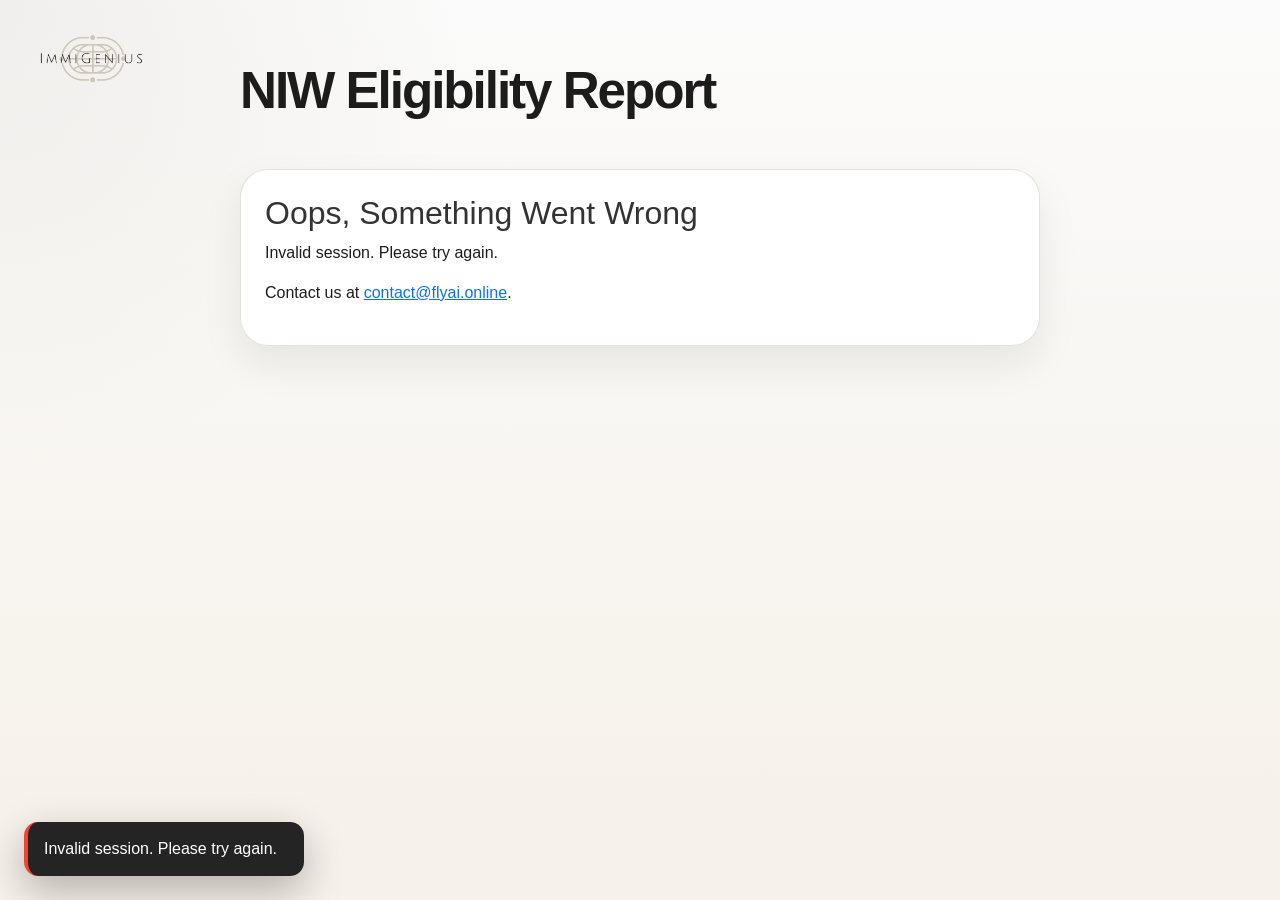
<file: pages/report/return.html>
<!DOCTYPE html>
<html lang="en">
  <head>
    <meta charset="UTF-8" />
    <meta name="viewport" content="width=device-width, initial-scale=1.0" />
    <meta
      name="description"
      content="Confirmation page for the NIW Eligibility Report"
    />
    <title>NIW Eligibility Report</title>
    <link
      href="https://cdn.jsdelivr.net/npm/bootstrap@5.3.0/dist/css/bootstrap.min.css"
      rel="stylesheet"
    />
    <link
      rel="stylesheet"
      href="https://cdn.jsdelivr.net/npm/bootstrap-icons@1.13.1/font/bootstrap-icons.min.css"
    />
    <link rel="stylesheet" href="../../assets/css/base.css" />
    <link rel="stylesheet" href="../../assets/css/theme.css" />
    <script src="../../assets/js/app-config.js" defer></script>
    <script src="../../assets/js/report.js" defer></script>
    <style>
      :root {
        --report-bg: #f6f1e9;
        --report-surface: rgba(255, 255, 255, 0.94);
        --report-border: rgba(185, 176, 162, 0.38);
        --report-text: #1c1c1c;
        --report-muted: #61584d;
        --report-accent: #8f806e;
        --report-accent-dark: #645748;
        --report-shadow: 0 18px 40px rgba(28, 28, 28, 0.08);
      }

      body {
        font-family: "Inter", "Segoe UI", Tahoma, Geneva, Verdana, sans-serif;
        background:
          radial-gradient(circle at top left, rgba(185, 176, 162, 0.16), transparent 30%),
          linear-gradient(180deg, #fbfbfb 0%, var(--report-bg) 100%);
        color: var(--report-text);
        min-height: 100vh;
      }

      header,
      main {
        width: min(1180px, calc(100% - 2rem));
        margin: 0 auto;
      }

      header {
        padding-top: 2.5rem;
      }

      main {
        padding: 2rem 0 3rem;
      }

      .brand-mark {
        position: absolute;
        top: 2rem;
        left: 2rem;
        width: clamp(96px, 10vw, 120px);
        height: auto;
        max-width: 25vw;
        opacity: 0.95;
        object-fit: contain;
      }

      .report-title {
        margin: 0;
        font-size: clamp(2rem, 4vw, 3.2rem);
        font-weight: 800;
        letter-spacing: -0.04em;
        color: var(--report-text);
      }

      .report-shell {
        border: 1px solid var(--report-border);
        border-radius: 28px;
        padding: 1.5rem;
        background: var(--report-surface);
        box-shadow: var(--report-shadow);
        backdrop-filter: blur(12px);
      }

      .report-topbar {
        display: flex;
        justify-content: space-between;
        align-items: flex-start;
        gap: 1rem;
        margin-bottom: 1rem;
      }

      .report-intro {
        margin: 0;
        max-width: 680px;
        color: var(--report-muted);
        line-height: 1.6;
      }

      .report-actions {
        display: flex;
        flex-wrap: wrap;
        justify-content: flex-end;
        gap: 0.75rem;
        flex-shrink: 0;
      }

      .petition-launch-btn,
      .report-print-btn {
        border-radius: 999px;
        font-weight: 700;
        min-height: 48px;
        transition:
          transform 0.18s ease,
          box-shadow 0.18s ease,
          background-color 0.18s ease,
          color 0.18s ease,
          border-color 0.18s ease;
      }

      .petition-launch-btn {
        border: 1px solid var(--report-accent-dark);
        background: linear-gradient(135deg, #f8f4ed, #ece3d6);
        color: var(--report-accent-dark);
        white-space: normal;
        box-shadow: 0 12px 24px rgba(100, 87, 72, 0.12);
      }

      .petition-launch-btn:hover,
      .petition-launch-btn:focus {
        background: linear-gradient(135deg, #f1e8db, #e3d4c1);
        border-color: var(--report-accent-dark);
        color: var(--report-accent-dark);
        transform: translateY(-1px);
      }

      .report-print-btn {
        border: 1px solid rgba(143, 128, 110, 0.25);
        background: #ffffff;
        color: var(--report-accent);
        padding-inline: 1rem;
      }

      .report-print-btn:hover,
      .report-print-btn:focus {
        background: #f6f1e9;
        border-color: rgba(143, 128, 110, 0.45);
        color: var(--report-accent-dark);
      }

      iframe {
        width: 100%;
        height: 620px;
        border: 1px solid var(--report-border);
        border-radius: 22px;
        background: #ffffff;
        box-shadow: inset 0 1px 0 rgba(255, 255, 255, 0.75);
      }

      .report-help {
        margin-top: 1rem;
        margin-bottom: 0;
        color: var(--report-muted);
      }

      .construction-modal {
        position: fixed;
        inset: 0;
        z-index: 2100;
        display: none;
        align-items: center;
        justify-content: center;
        padding: 1rem;
      }

      .construction-modal.is-open {
        display: flex;
      }

      .construction-modal__backdrop {
        position: absolute;
        inset: 0;
        background: rgba(28, 28, 28, 0.46);
        backdrop-filter: blur(8px);
      }

      .construction-modal__dialog {
        position: relative;
        width: min(460px, 100%);
        border: 1px solid rgba(185, 176, 162, 0.5);
        border-radius: 24px;
        padding: 1.5rem;
        background:
          radial-gradient(circle at top right, rgba(185, 176, 162, 0.22), transparent 36%),
          rgba(255, 255, 255, 0.97);
        box-shadow: 0 28px 70px rgba(28, 28, 28, 0.24);
      }

      .construction-modal__icon {
        display: inline-flex;
        align-items: center;
        justify-content: center;
        width: 48px;
        height: 48px;
        margin-bottom: 1rem;
        border-radius: 50%;
        background: #f6f1e9;
        color: var(--report-accent-dark);
        font-size: 1.35rem;
      }

      .construction-modal__title {
        margin: 0 2rem 0.5rem 0;
        font-size: 1.35rem;
        font-weight: 800;
        color: var(--report-text);
      }

      .construction-modal__copy {
        margin: 0;
        color: var(--report-muted);
        line-height: 1.6;
      }

      .construction-modal__close {
        position: absolute;
        top: 1rem;
        right: 1rem;
        display: inline-flex;
        align-items: center;
        justify-content: center;
        width: 38px;
        height: 38px;
        border: 1px solid rgba(143, 128, 110, 0.18);
        border-radius: 50%;
        background: rgba(255, 255, 255, 0.75);
        color: var(--report-muted);
        transition:
          background-color 0.18s ease,
          color 0.18s ease,
          transform 0.18s ease;
      }

      .construction-modal__close:hover,
      .construction-modal__close:focus {
        background: #f6f1e9;
        color: var(--report-accent-dark);
        transform: translateY(-1px);
      }

      .construction-modal__actions {
        display: flex;
        justify-content: flex-end;
        margin-top: 1.25rem;
      }

      .construction-modal__ok {
        border: 1px solid var(--report-accent-dark);
        border-radius: 999px;
        background: var(--report-accent-dark);
        color: #ffffff;
        font-weight: 700;
        min-height: 44px;
        padding: 0.65rem 1.1rem;
      }

      .construction-modal__ok:hover,
      .construction-modal__ok:focus {
        background: #4f4539;
        color: #ffffff;
      }

      @media (max-width: 1024px) {
        .brand-mark {
          display: none !important;
        }
      }

      @media (max-width: 768px) {
        header,
        main {
          width: min(100% - 1rem, 100%);
        }

        header {
          padding-top: 1.5rem;
        }

        main {
          padding: 1rem 0 2rem;
        }

        .report-shell {
          padding: 1rem;
          border-radius: 22px;
        }

        .report-topbar {
          flex-direction: column;
        }

        .report-actions {
          width: 100%;
          justify-content: stretch;
        }

        .petition-launch-btn,
        .report-print-btn {
          width: 100%;
        }

        iframe {
          height: 520px;
          border-radius: 18px;
        }
      }

      @media (max-width: 480px) {
        .report-title {
          font-size: 1.8rem;
        }

        iframe {
          height: 460px;
        }
      }
    </style>
  </head>
  <!-- Google tag (gtag.js) -->
  <script
    async
    src="https://www.googletagmanager.com/gtag/js?id=G-R65K06V97N"
  ></script>
  <script>
    window.dataLayer = window.dataLayer || [];
    function gtag() {
      dataLayer.push(arguments);
    }
    gtag("js", new Date());

    gtag("config", "G-R65K06V97N");
  </script>
  <body>
    <img src="../../assets/images/logo.png" alt="Logo" class="brand-mark" />
    <header>
      <h1 class="report-title">NIW Eligibility Report</h1>
    </header>
    <main>
      <section id="success" class="hidden report-shell" aria-live="polite">
        <div class="report-topbar">
          <p class="report-intro">
            Best Wishes! Confirmation email will be sent to
            <strong id="customer-email">your email</strong>.
          </p>
          <div class="report-actions">
            <button
              id="openPetitionTemplateBtn"
              type="button"
              class="btn petition-launch-btn"
            >
              Generate Evidence Based I-140 Draft Petition
            </button>
            <button
              type="button"
              class="btn report-print-btn"
              aria-label="Print report"
            >
              <i class="bi bi-printer rounded-2" style="font-size: 1.2rem"></i>
            </button>
          </div>
        </div>

        <iframe id="widgetFrame" src="../widget/niw_case_summary.html"></iframe>
        <p class="report-help">
          If you have any questions, please email
          <a href="mailto:contact@flyai.online">contact@flyai.online</a>.
        </p>
      </section>
      <div
        id="petitionConstructionModal"
        class="construction-modal"
        role="dialog"
        aria-modal="true"
        aria-labelledby="petitionConstructionTitle"
        aria-hidden="true"
      >
        <div class="construction-modal__backdrop" data-construction-close></div>
        <div class="construction-modal__dialog" role="document">
          <button
            type="button"
            class="construction-modal__close"
            aria-label="Close"
            data-construction-close
          >
            <i class="bi bi-x-lg"></i>
          </button>
          <div class="construction-modal__icon" aria-hidden="true">
            <i class="bi bi-tools"></i>
          </div>
          <h2 id="petitionConstructionTitle" class="construction-modal__title">
            Page Being Constructed
          </h2>
          <p class="construction-modal__copy">
            This new feature is under-construction and will be available soon
            for self-petitioners for additional AI token charge. You can click
            on print icon to understand your profile.
          </p>
          <div class="construction-modal__actions">
            <button
              type="button"
              class="btn construction-modal__ok"
              data-construction-close
            >
              Got it
            </button>
          </div>
        </div>
      </div>
      <section id="error-message" class="hidden report-shell" aria-live="polite">
        <h2>Oops, Something Went Wrong</h2>
        <p id="error-text">
          An error occurred. Please try again or contact support.
        </p>
        <p>
          Contact us at
          <a href="mailto:contact@flyai.online">contact@flyai.online</a>.
        </p>
      </section>
    </main>
  </body>
</html>
</file>
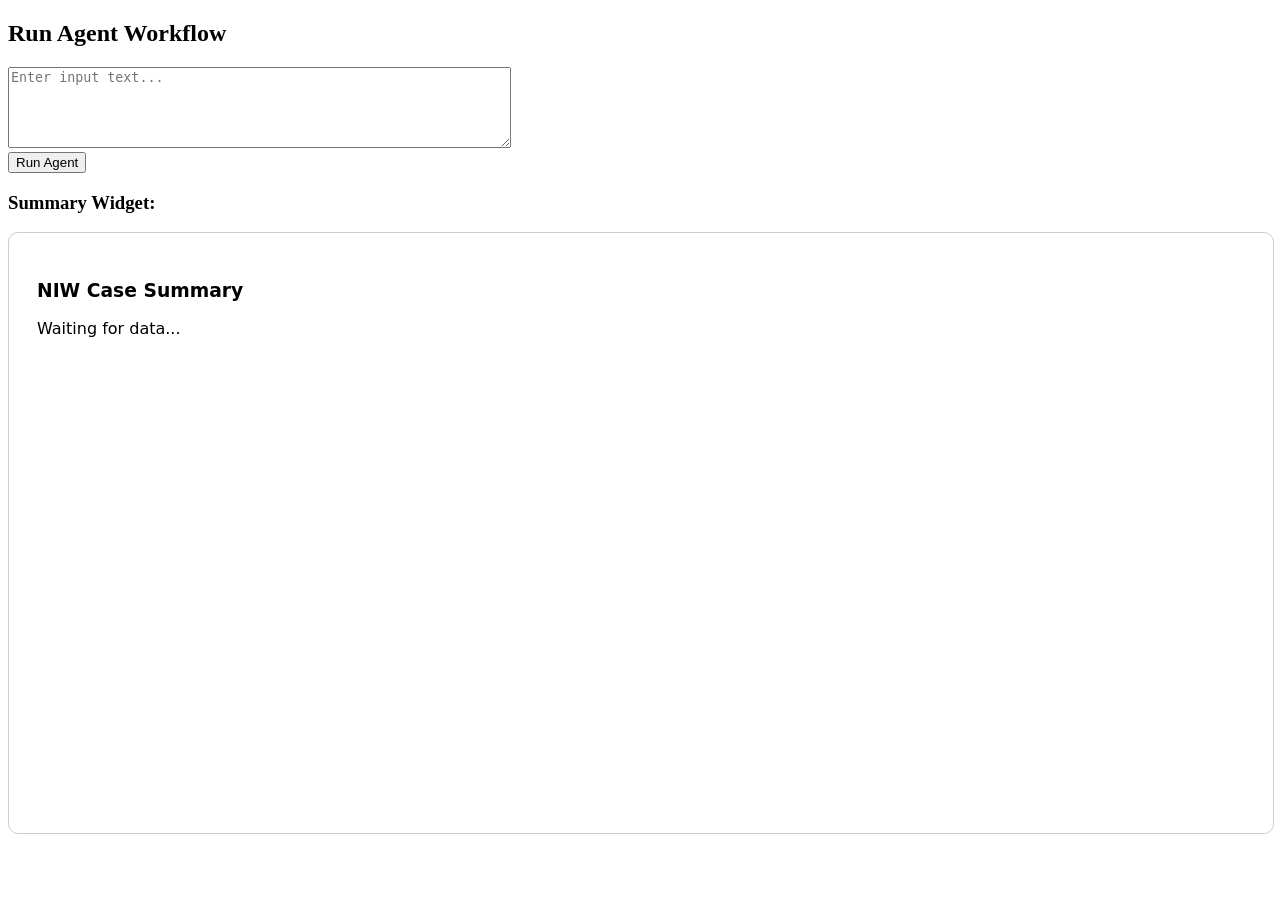
<file: pages/test/test_ai_workflow.html>
<!DOCTYPE html>
<html>
  <head>
    <title>Agent Runner</title>
    <script src="../../assets/js/app-config.js"></script>
    <style>
      iframe {
        width: 100%;
        height: 600px;
        border: 1px solid #ccc;
        border-radius: 10px;
      }
    </style>
  </head>
  <body>
    <h2>Run Agent Workflow</h2>
    <textarea
      id="inputText"
      rows="5"
      cols="60"
      placeholder="Enter input text..."
    ></textarea
    ><br />
    <button id="runButton">Run Agent</button>

    <h3>Summary Widget:</h3>
    <iframe id="widgetFrame" src="../widget/niw_case_summary.html"></iframe>

    <script>
      document
        .getElementById("runButton")
        .addEventListener("click", async () => {
          const inputText = document.getElementById("inputText").value;
          const output = document.getElementById("widgetFrame").contentWindow;
          // TEST_COMMAND: curl -X POST http://18.224.158.29:8000/run-agent -H "Content-Type: application/json" -d '{"input_as_text": "test input"}'
          const response = await fetch(
            `${window.ImmiAppConfig.apiBaseUrl}/run-agent`,
            {
              method: "POST",
              headers: { "Content-Type": "application/json" },
              body: JSON.stringify({ input_as_text: inputText }),
            }
          );

          const result = await response.json();

          // Extract summarize_and_display result
          const summary = result.data?.summarize_and_display?.output_parsed;

          if (!summary) {
            alert("No summary data returned!");
            return;
          }

          // Send data to the widget inside the iframe
          output.postMessage({ type: "updateSummary", data: summary }, "*");
        });

      // Optional: listen for confirmation from widget
      window.addEventListener("message", (event) => {
        if (event.data.type === "widgetReady") {
          // console.log("Widget loaded and ready to receive data.");
        }
      });
    </script>
  </body>
</html>
</file>
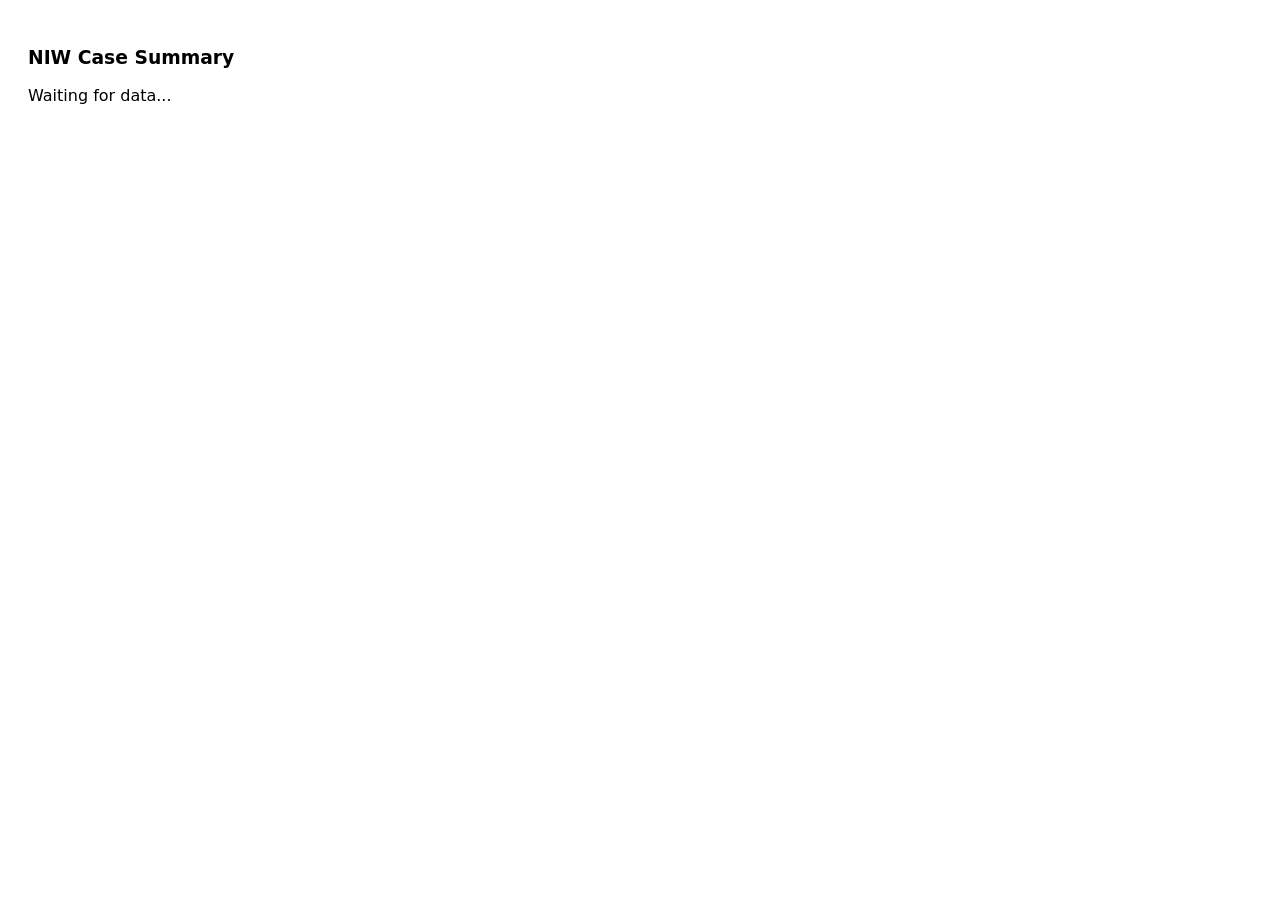
<file: pages/widget/niw_case_summary.html>
<!DOCTYPE html>
<html>
  <head>
    <meta charset="utf-8">
    <title>NIW Case Summary Widget</title>
    <style>
      body {
        font-family: system-ui, sans-serif;
        padding: 20px;
      }
      .pathway {
        margin: 8px 0;
        padding: 10px;
        border-left: 4px solid #007bff;
      }
    </style>
  </head>
  <body>
    <h3 id="title">NIW Case Summary</h3>
    <div id="summaryContent">Waiting for data...</div>

    <script>
      // Tell parent we’re ready
      window.parent.postMessage({ type: "widgetReady" }, "*");

      window.addEventListener("message", (event) => {
        if (event.data.type === "updateSummary") {
          const summary = event.data.data;
          document.getElementById("title").innerText = summary.title || "NIW Case Summary";

          let html = "";
          for (const p of summary.pathways || []) {
            html += `
              <div class="pathway" style="border-color:${p.badgeColor || '#007bff'}">
                <strong>${p.label}</strong> - <em>${p.status}</em><br>
                ${p.summary}
              </div>
            `;
          }
          document.getElementById("summaryContent").innerHTML = html;
        }
      });
    </script>
  </body>
</html>
</file>
<file: assets/css/theme.css>
:root {
  --primary-taupe: #b9b0a2;
  --dark-charcoal: #1c1c1c;
  --text-secondary: #525252;
  --background-light: #fbfbfb;
  --surface: #ffffff;
  --border-color: #eaeaea;
  --success-green: #2c7a56;
  --shadow-soft: 0 18px 40px rgba(28, 28, 28, 0.08);
}

* {
  box-sizing: border-box;
}

body {
  margin: 0;
  color: var(--dark-charcoal);
  background:
    radial-gradient(circle at top left, rgba(185, 176, 162, 0.2), transparent 30%),
    linear-gradient(180deg, #fffdf9 0%, var(--background-light) 100%);
}

.page-shell {
  min-height: 100vh;
}

.brand-logo {
  max-height: 48px;
  object-fit: contain;
}

.hidden {
  display: none !important;
}

.card-surface {
  background: var(--surface);
  border: 1px solid var(--border-color);
  border-radius: 24px;
  box-shadow: var(--shadow-soft);
}

.page-title {
  letter-spacing: -0.03em;
}

.muted-copy {
  color: var(--text-secondary);
}
</file>
<file: assets/css/base.css>
.hidden {
  display: none;
}
body {
  font-family: Arial, sans-serif;
  background-color: #ffffff; /* Immigenius logo background color */
  margin: 0;
  padding: 20px;
}
header,
main {
  max-width: 800px;
  margin: 0 auto;
}
section {
  padding: 2rem;
  border-radius: 1.25rem;
  background: #ffffff;
  box-shadow: 0 8px 25px rgba(0, 0, 0, 0.08);
  border: none;
  transition: all 0.3s ease;
  margin: 1rem 0;
}

section:hover {
  transform: translateY(-4px);
  box-shadow: 0 12px 30px rgba(0, 0, 0, 0.12);
  background: linear-gradient(145deg, #ffffff, #f8f9fb);
}

h1,
h2 {
  color: #333;
}
#checkout {
  min-height: 400px; /* Ensure space for Stripe form */
}
@media (max-width: 600px) {
  section {
    padding: 10px;
  }
}
</file>
